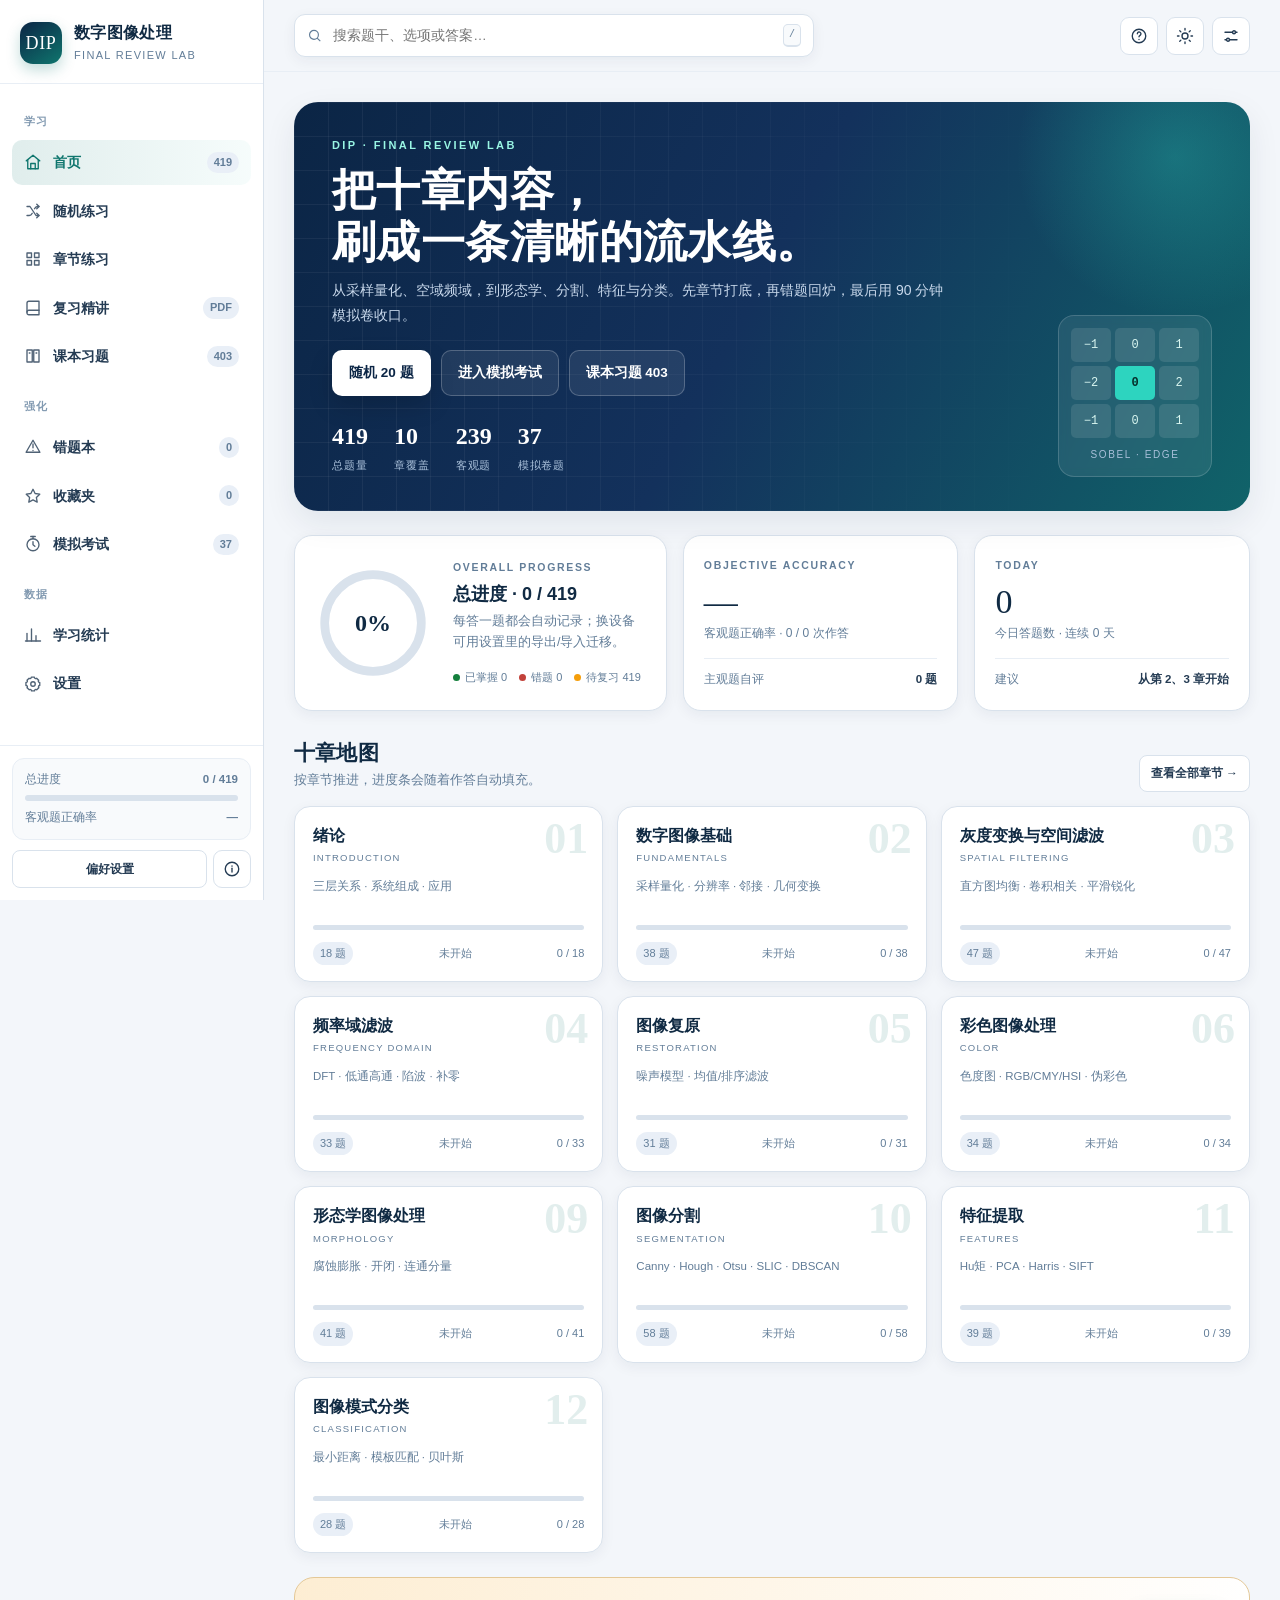
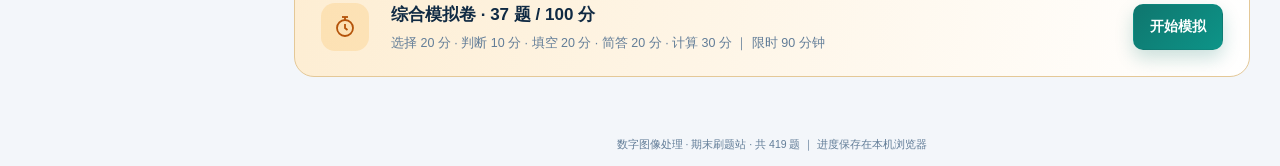
<file: index.html>
<!doctype html>
<html lang="zh-CN" data-theme="light">
<head>
<meta charset="utf-8">
<meta name="viewport" content="width=device-width,initial-scale=1,viewport-fit=cover">
<meta name="color-scheme" content="light dark">
<meta name="description" content="数字图像处理期末刷题站：419 道题，覆盖 10 章；支持单选/判断即时判题、错题本、收藏、章节练习、37 题模拟考试与学习统计。">
<meta property="og:title" content="数字图像处理 · 期末刷题站">
<meta property="og:description" content="419 道题、10 章覆盖、含课本原题与 DBSCAN 新增题；章节练习、错题本、模拟考试与学习统计。">
<meta property="og:type" content="website">
<meta name="theme-color" content="#0b2545">
<meta name="author" content="DIP Review">
<link rel="icon" href="data:image/svg+xml,%3Csvg xmlns='http://www.w3.org/2000/svg' viewBox='0 0 64 64'%3E%3Crect width='64' height='64' rx='14' fill='%230b2545'/%3E%3Ctext x='32' y='40' font-size='22' text-anchor='middle' fill='%235eead4' font-family='Arial'%3EDIP%3C/text%3E%3C/svg%3E">
<title>数字图像处理 · 期末刷题站</title>
<link rel="stylesheet" href="assets/style.css">
<script>
(function(){try{var t=localStorage.getItem('dip-quiz-theme');if(t==='dark'||t==='light'){document.documentElement.setAttribute('data-theme',t);}else if(window.matchMedia&&matchMedia('(prefers-color-scheme:dark)').matches){document.documentElement.setAttribute('data-theme','dark');}}catch(e){}})();
</script>
</head>
<body>
<div class="app">
  <aside class="sidebar" id="sidebar">
    <div class="brand">
      <div class="brand-mark">DIP</div>
      <div>
        <div class="brand-title">数字图像处理</div>
        <div class="brand-sub">Final Review Lab</div>
      </div>
    </div>
    <nav class="nav" id="nav">
      <div class="nav-label">学习</div>
      <button class="nav-item" data-nav="home">
        <svg viewBox="0 0 24 24"><path d="M3 10.5 12 3l9 7.5"/><path d="M5 9.5V21h14V9.5"/><path d="M9 21v-7h6v7"/></svg>
        首页 <span class="count" id="navTotal">419</span>
      </button>
      <button class="nav-item" data-nav="random">
        <svg viewBox="0 0 24 24"><path d="M4 6h4l8 12h4"/><path d="m17 15 3 3-3 3"/><path d="M4 18h3c2 0 3-1 4-3"/><path d="M14 9c1-2 2-3 4-3h2"/><path d="m17 3 3 3-3 3"/></svg>
        随机练习
      </button>
      <button class="nav-item" data-nav="chapter">
        <svg viewBox="0 0 24 24"><path d="M4 4h6v6H4z"/><path d="M14 4h6v6h-6z"/><path d="M4 14h6v6H4z"/><path d="M14 14h6v6h-6z"/></svg>
        章节练习
      </button>
      <a class="nav-item" href="review.html"><svg viewBox="0 0 24 24"><path d="M4 5.5A2.5 2.5 0 0 1 6.5 3H20v18H6.5A2.5 2.5 0 0 1 4 18.5z"/><path d="M4 17.5A2.5 2.5 0 0 1 6.5 15H20"/></svg>复习精讲 <span class="count">PDF</span></a>
      <a class="nav-item" href="textbook.html"><svg viewBox="0 0 24 24"><path d="M4 4h7v16H4z"/><path d="M13 4h7v16h-7z"/><path d="M7 8h1"/><path d="M16 8h1"/></svg>课本习题 <span class="count">403</span></a>
      <div class="nav-label">强化</div>
      <button class="nav-item" data-nav="wrong">
        <svg viewBox="0 0 24 24"><path d="M12 3 2.8 19h18.4z"/><path d="M12 8v5"/><path d="M12 16.5v.2"/></svg>
        错题本 <span class="count" id="navWrong">0</span>
      </button>
      <button class="nav-item" data-nav="favorites">
        <svg viewBox="0 0 24 24"><path d="m12 3 2.8 5.7 6.2.9-4.5 4.4 1.1 6.2-5.6-3-5.6 3 1.1-6.2L3 9.6l6.2-.9z"/></svg>
        收藏夹 <span class="count" id="navFav">0</span>
      </button>
      <button class="nav-item" data-nav="mock">
        <svg viewBox="0 0 24 24"><circle cx="12" cy="13" r="8"/><path d="M12 9v4l2.5 2"/><path d="M9 2h6"/><path d="M12 2v3"/></svg>
        模拟考试 <span class="count">37</span>
      </button>
      <div class="nav-label">数据</div>
      <button class="nav-item" data-nav="stats">
        <svg viewBox="0 0 24 24"><path d="M4 20V10"/><path d="M10 20V4"/><path d="M16 20v-7"/><path d="M22 20H2"/></svg>
        学习统计
      </button>
      <button class="nav-item" data-nav="settings">
        <svg viewBox="0 0 24 24"><circle cx="12" cy="12" r="3"/><path d="M19.4 15a1.7 1.7 0 0 0 .3 1.9l.1.1-2.8 2.8-.1-.1a1.7 1.7 0 0 0-1.9-.3 1.7 1.7 0 0 0-1 1.6v.2h-4v-.2a1.7 1.7 0 0 0-1-1.6 1.7 1.7 0 0 0-1.9.3l-.1.1L4 17l.1-.1a1.7 1.7 0 0 0 .3-1.9 1.7 1.7 0 0 0-1.6-1H2.6v-4h.2a1.7 1.7 0 0 0 1.6-1 1.7 1.7 0 0 0-.3-1.9L4 7l2.8-2.8.1.1a1.7 1.7 0 0 0 1.9.3 1.7 1.7 0 0 0 1-1.6v-.2h4V3a1.7 1.7 0 0 0 1 1.6 1.7 1.7 0 0 0 1.9-.3l.1-.1L19.6 7l-.1.1a1.7 1.7 0 0 0-.3 1.9 1.7 1.7 0 0 0 1.6 1h.2v4h-.2a1.7 1.7 0 0 0-1.4 1z"/></svg>
        设置
      </button>
    </nav>
    <div class="sidebar-foot">
      <div class="mini-progress">
        <div class="row"><span>总进度</span><b id="sideProgressText">0 / 419</b></div>
        <div class="bar"><span id="sideProgressBar" style="width:0%"></span></div>
        <div class="row" style="margin:6px 0 0"><span>客观题正确率</span><b id="sideAccuracy">—</b></div>
      </div>
      <div style="display:flex;gap:6px">
        <button class="btn ghost sm" style="flex:1" data-nav="settings">偏好设置</button>
        <button class="icon-btn" data-nav="settings" title="快捷键与设置" aria-label="设置">
          <svg viewBox="0 0 24 24"><circle cx="12" cy="12" r="9"/><path d="M12 11v5"/><path d="M12 8v.2"/></svg>
        </button>
      </div>
    </div>
  </aside>
  <div class="mobile-mask" id="mobileMask"></div>
  <div class="main">
    <header class="topbar">
      <button class="menu-btn" id="menuBtn" aria-label="打开菜单">
        <svg width="20" height="20" viewBox="0 0 24 24" fill="none" stroke="currentColor" stroke-width="1.8"><path d="M4 7h16M4 12h16M4 17h16"/></svg>
      </button>
      <div class="search-wrap">
        <div class="search-box">
          <svg viewBox="0 0 24 24"><circle cx="11" cy="11" r="7"/><path d="m16 16 5 5"/></svg>
          <input id="searchInput" type="search" placeholder="搜索题干、选项或答案…" autocomplete="off" aria-label="搜索题库">
          <kbd>/</kbd>
        </div>
        <div class="search-pop" id="searchPop"></div>
      </div>
      <div class="top-actions">
        <button class="icon-btn hide-sm" id="helpBtn" title="快捷键" aria-label="快捷键">
          <svg viewBox="0 0 24 24"><circle cx="12" cy="12" r="9"/><path d="M9.8 9a2.4 2.4 0 1 1 3.6 2.1c-.9.5-1.4 1-1.4 2"/><path d="M12 16.5v.2"/></svg>
        </button>
        <button class="icon-btn" id="themeBtn" title="切换主题" aria-label="切换主题">
          <svg id="themeIcon" viewBox="0 0 24 24"><circle cx="12" cy="12" r="4"/><path d="M12 2v2M12 20v2M2 12h2M20 12h2M5 5l1.5 1.5M17.5 17.5 19 19M19 5l-1.5 1.5M6.5 17.5 5 19"/></svg>
        </button>
        <button class="icon-btn" id="settingsBtn" title="设置" aria-label="设置">
          <svg viewBox="0 0 24 24"><path d="M4 7h10M18 7h2M4 17h2M10 17h10"/><circle cx="16" cy="7" r="2"/><circle cx="8" cy="17" r="2"/></svg>
        </button>
      </div>
    </header>
    <main class="content" id="view"></main>
    <div class="footer-note">数字图像处理 · 期末刷题站 · 共 419 题 ｜ 进度保存在本机浏览器</div>
  </div>
</div>
<div class="modal-mask" id="modalMask"></div>
<div class="toast" id="toast"></div>
<script src="assets/data.js"></script>
<script src="assets/app.js"></script>
</body>
</html>
</file>
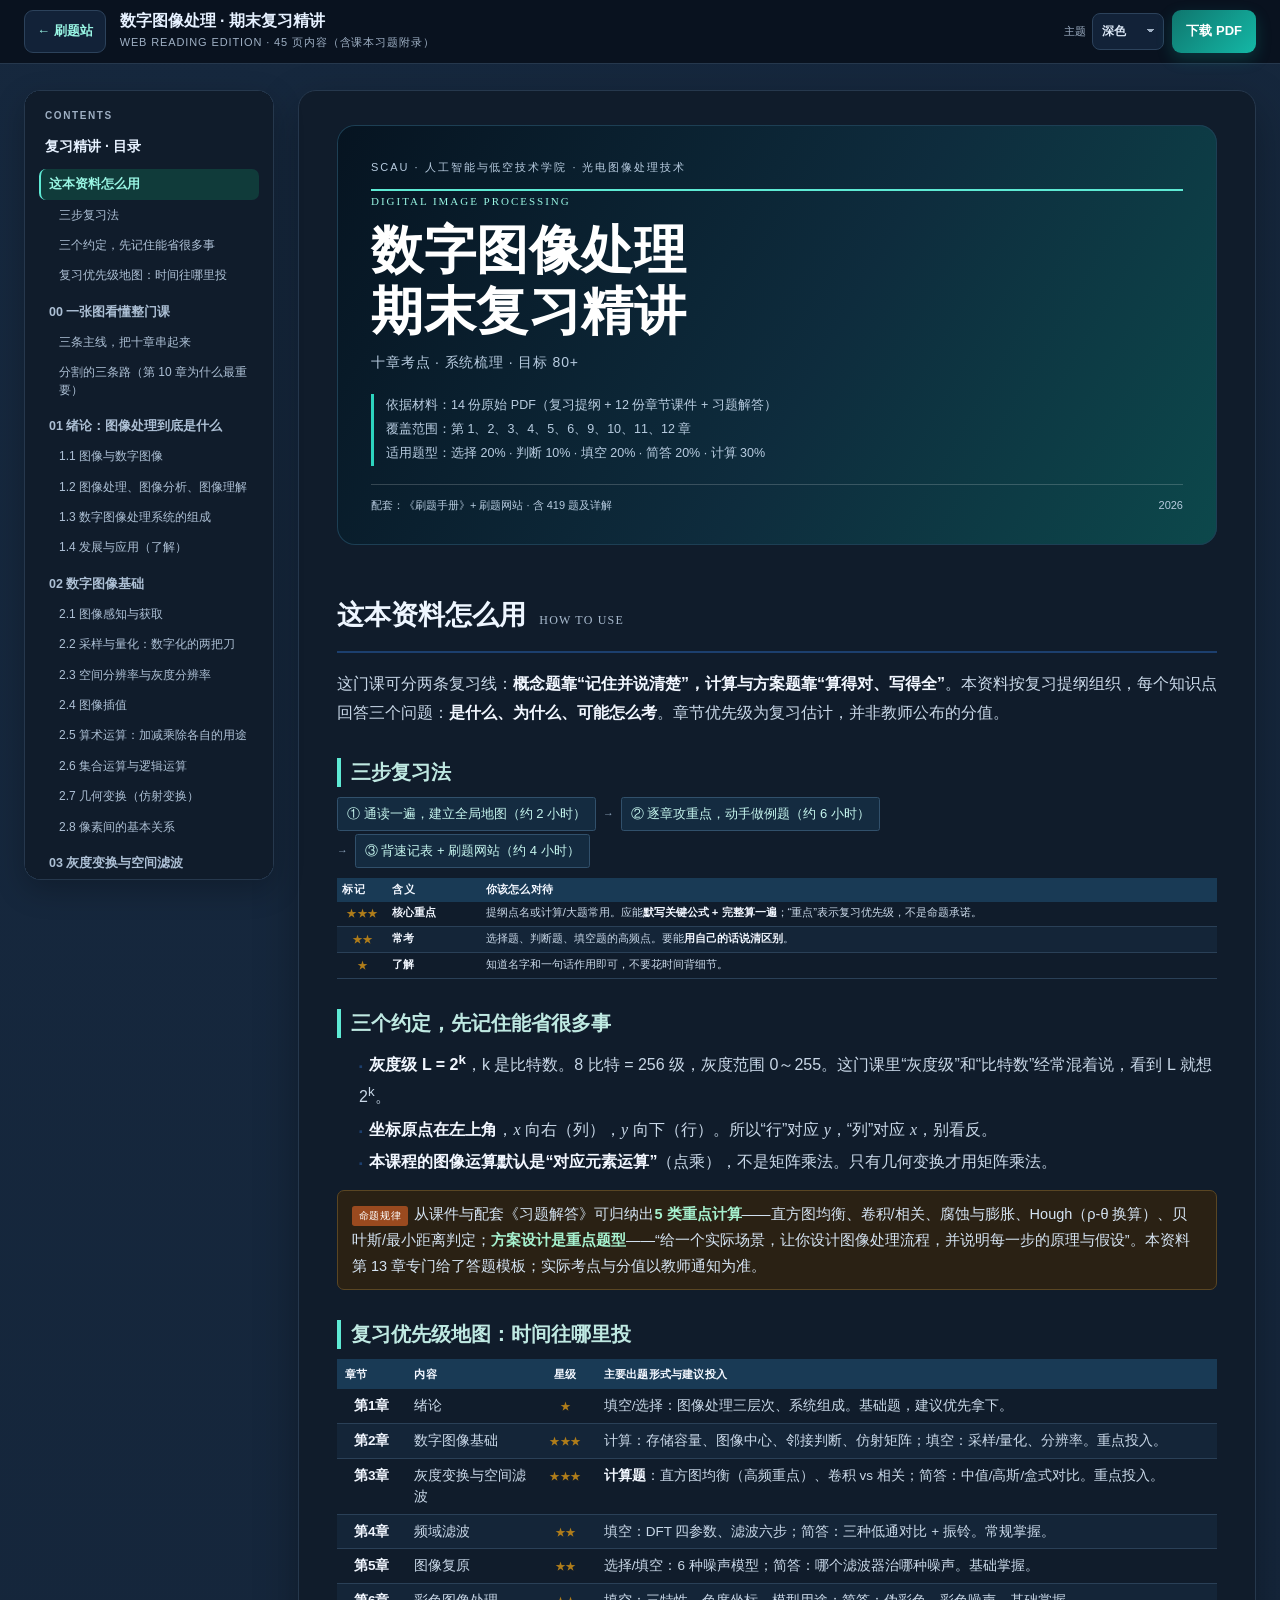
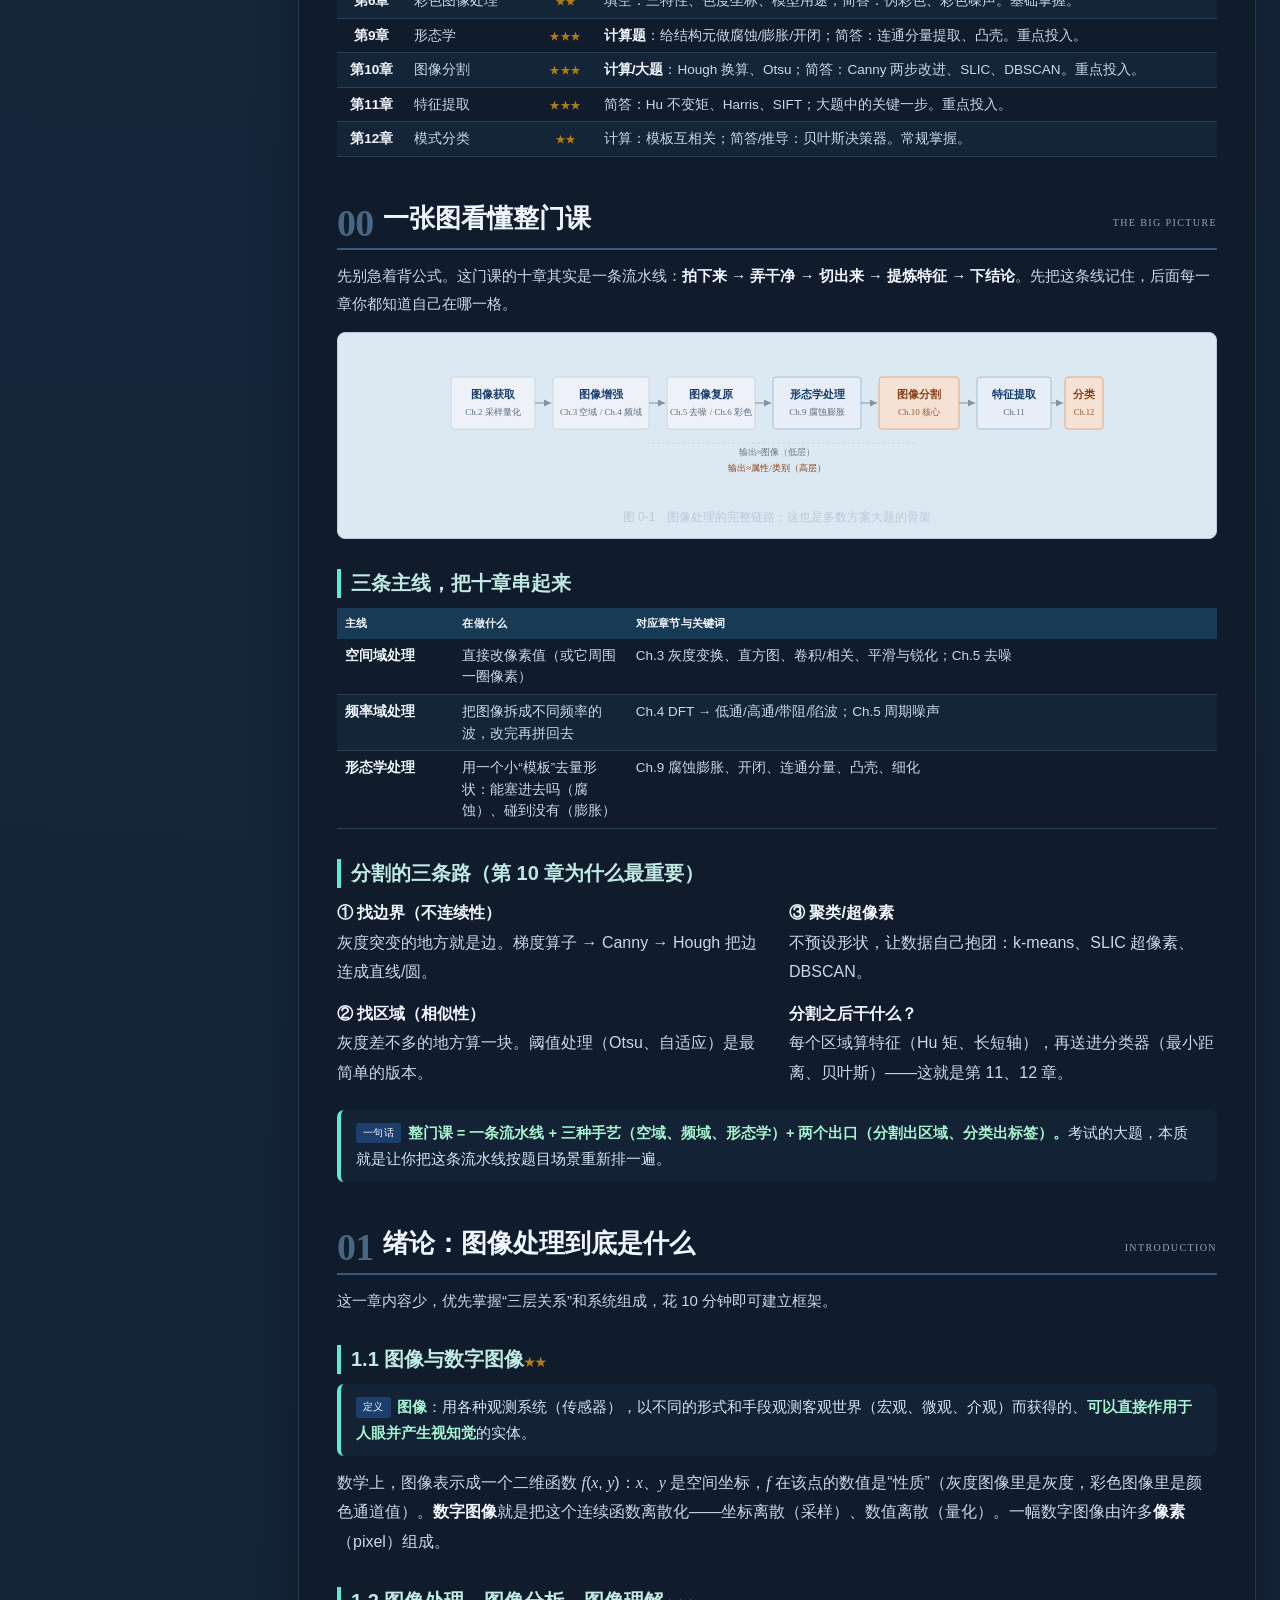
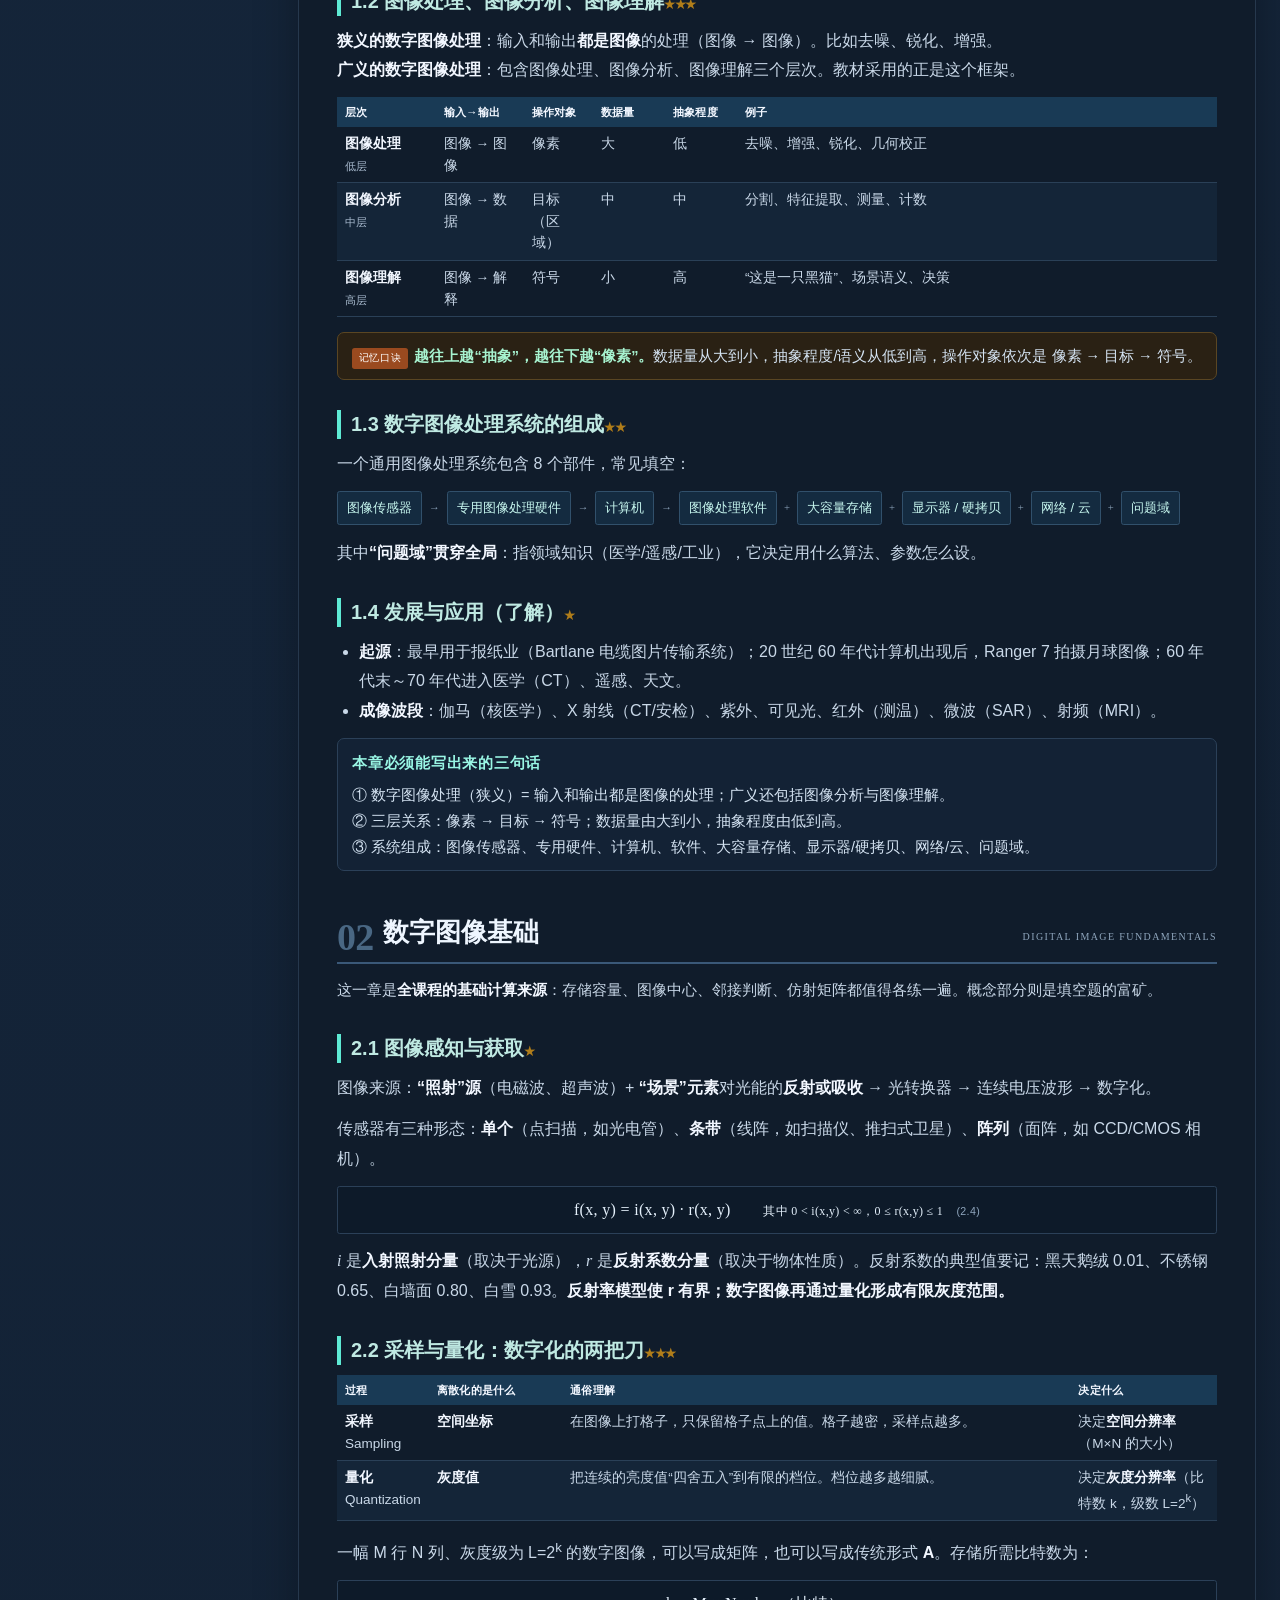
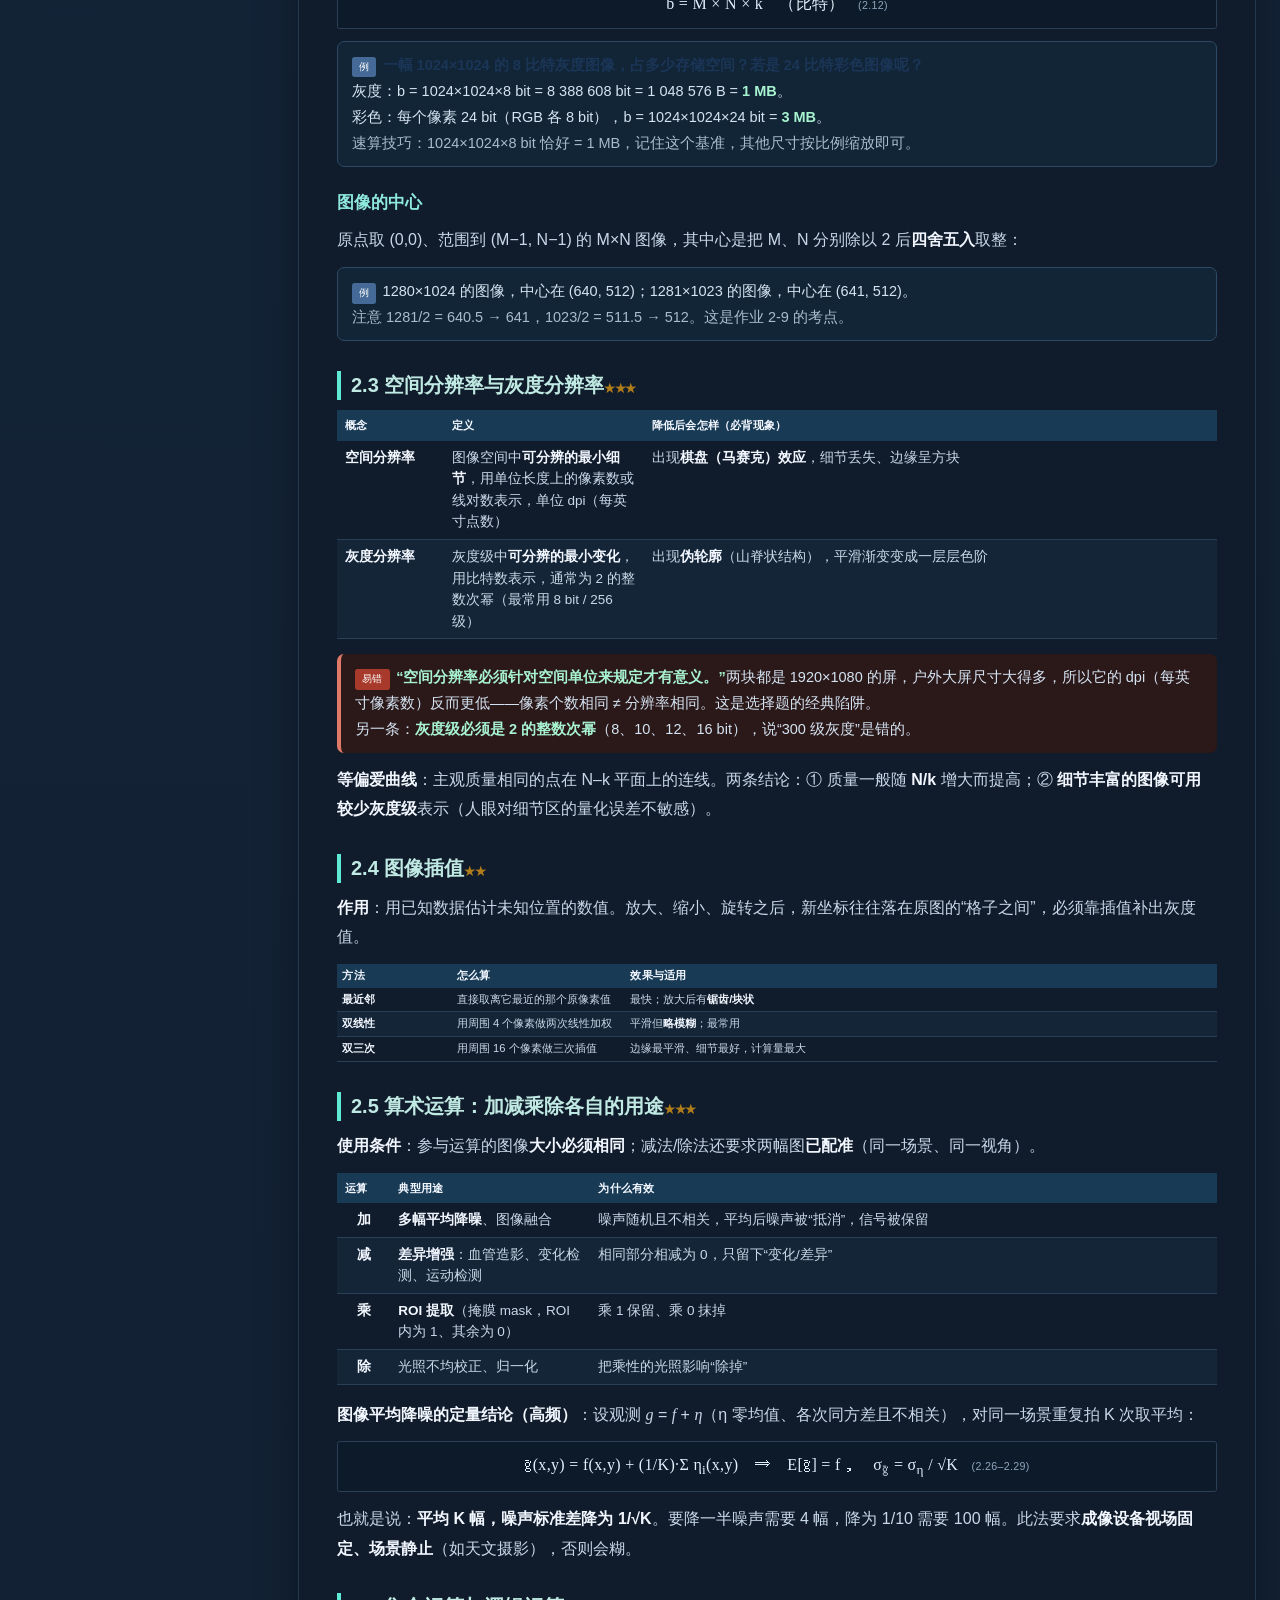
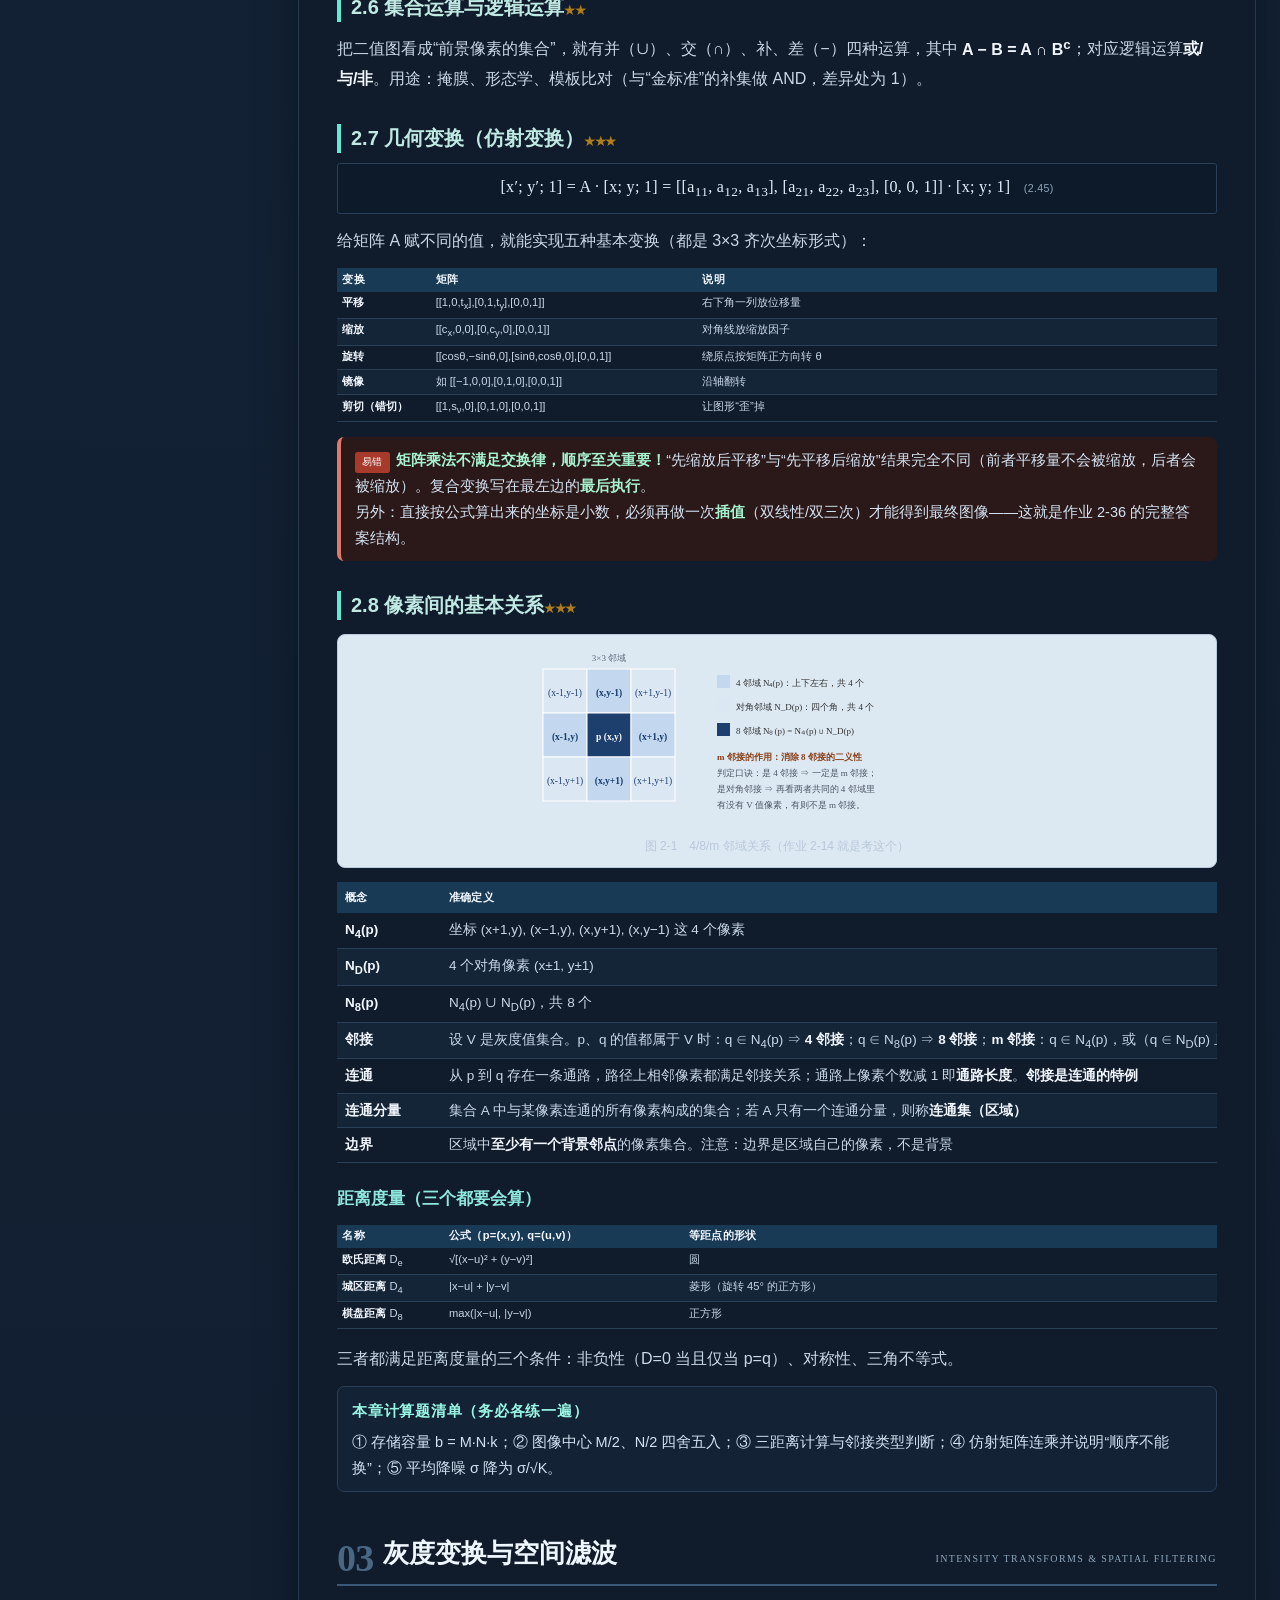
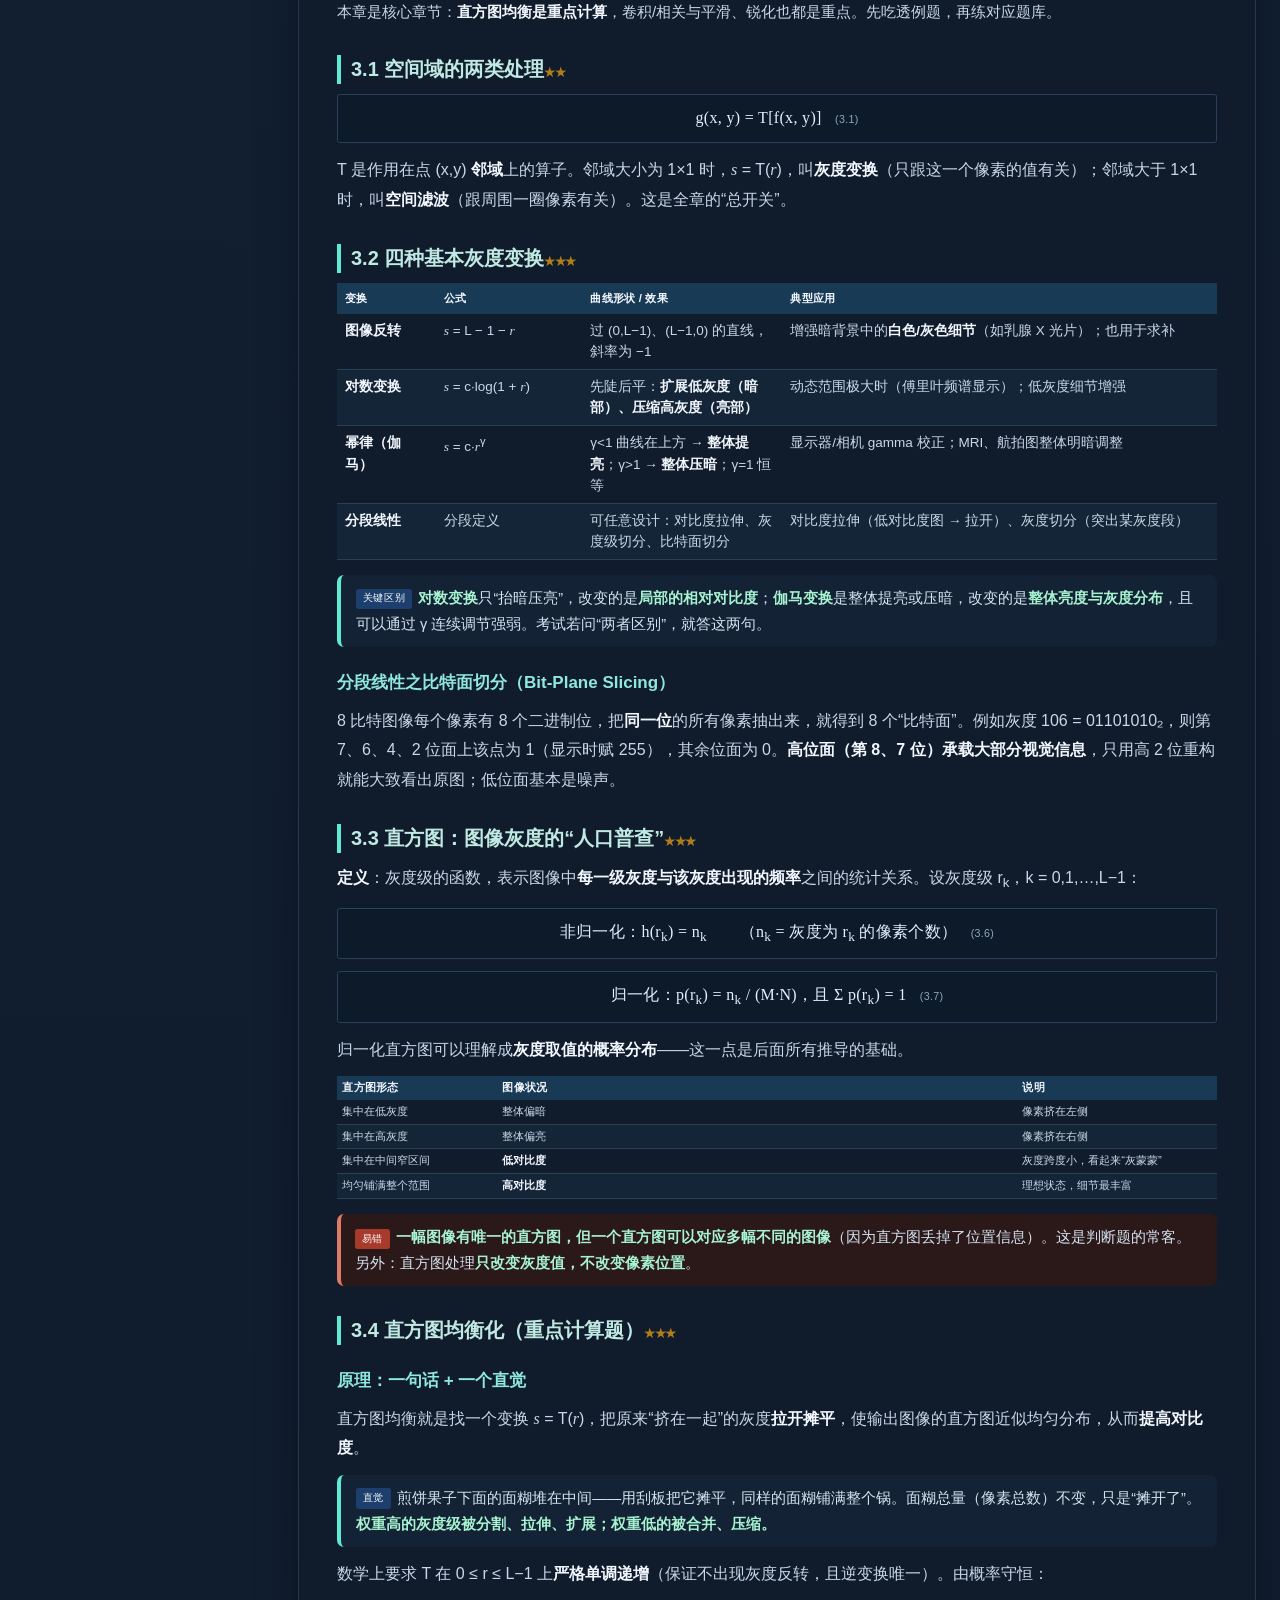
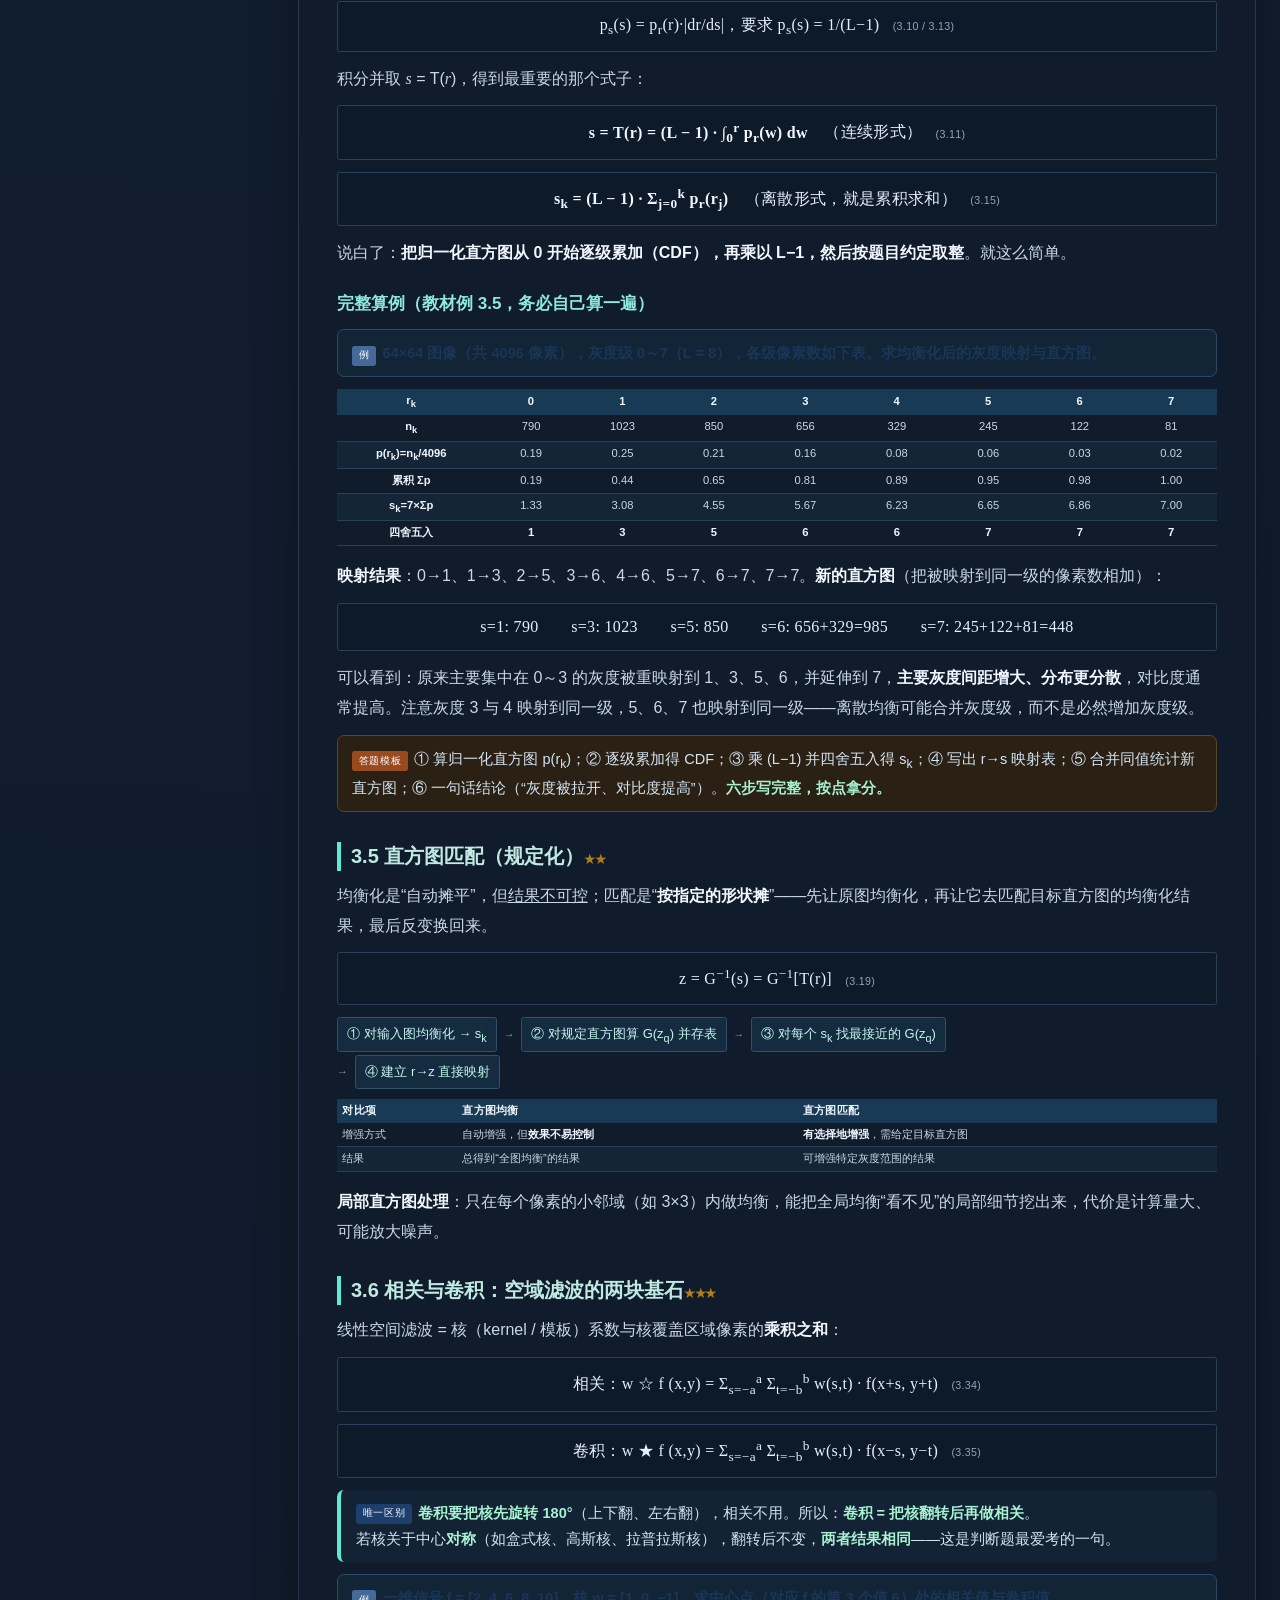
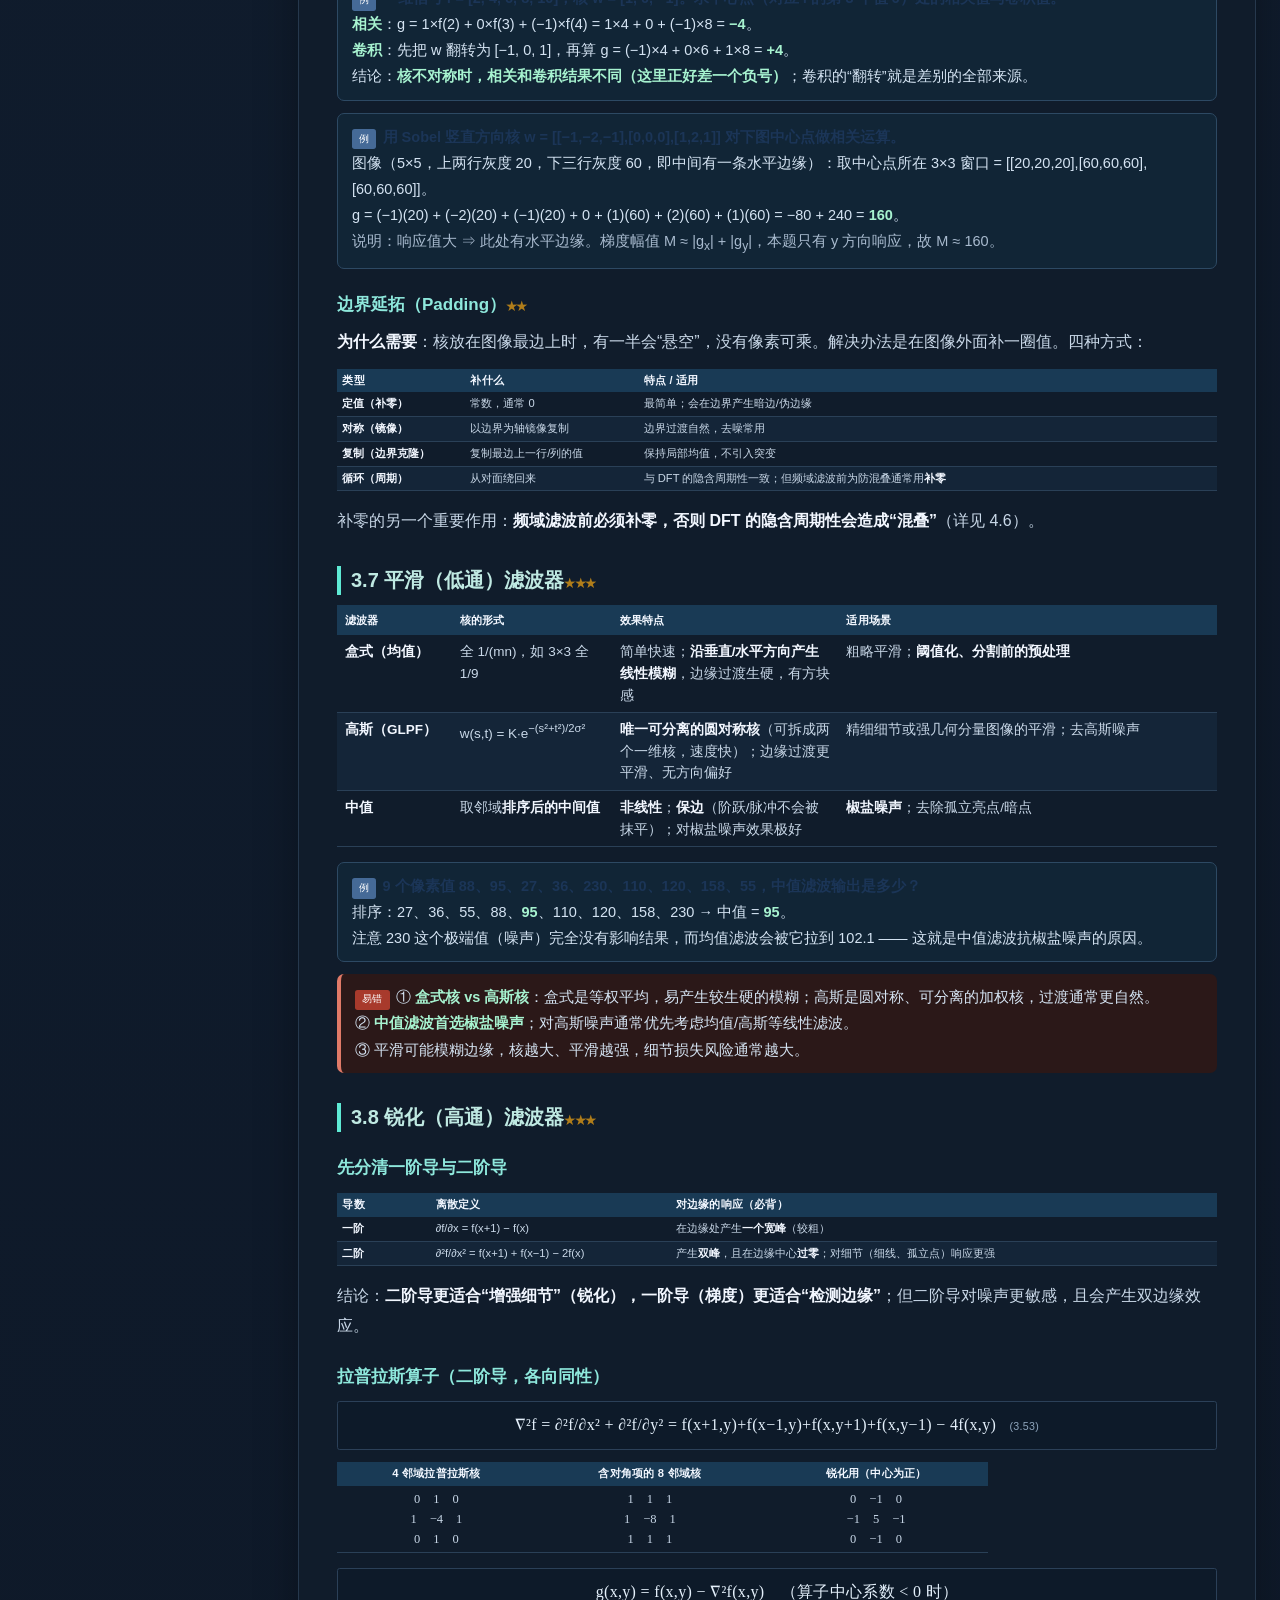
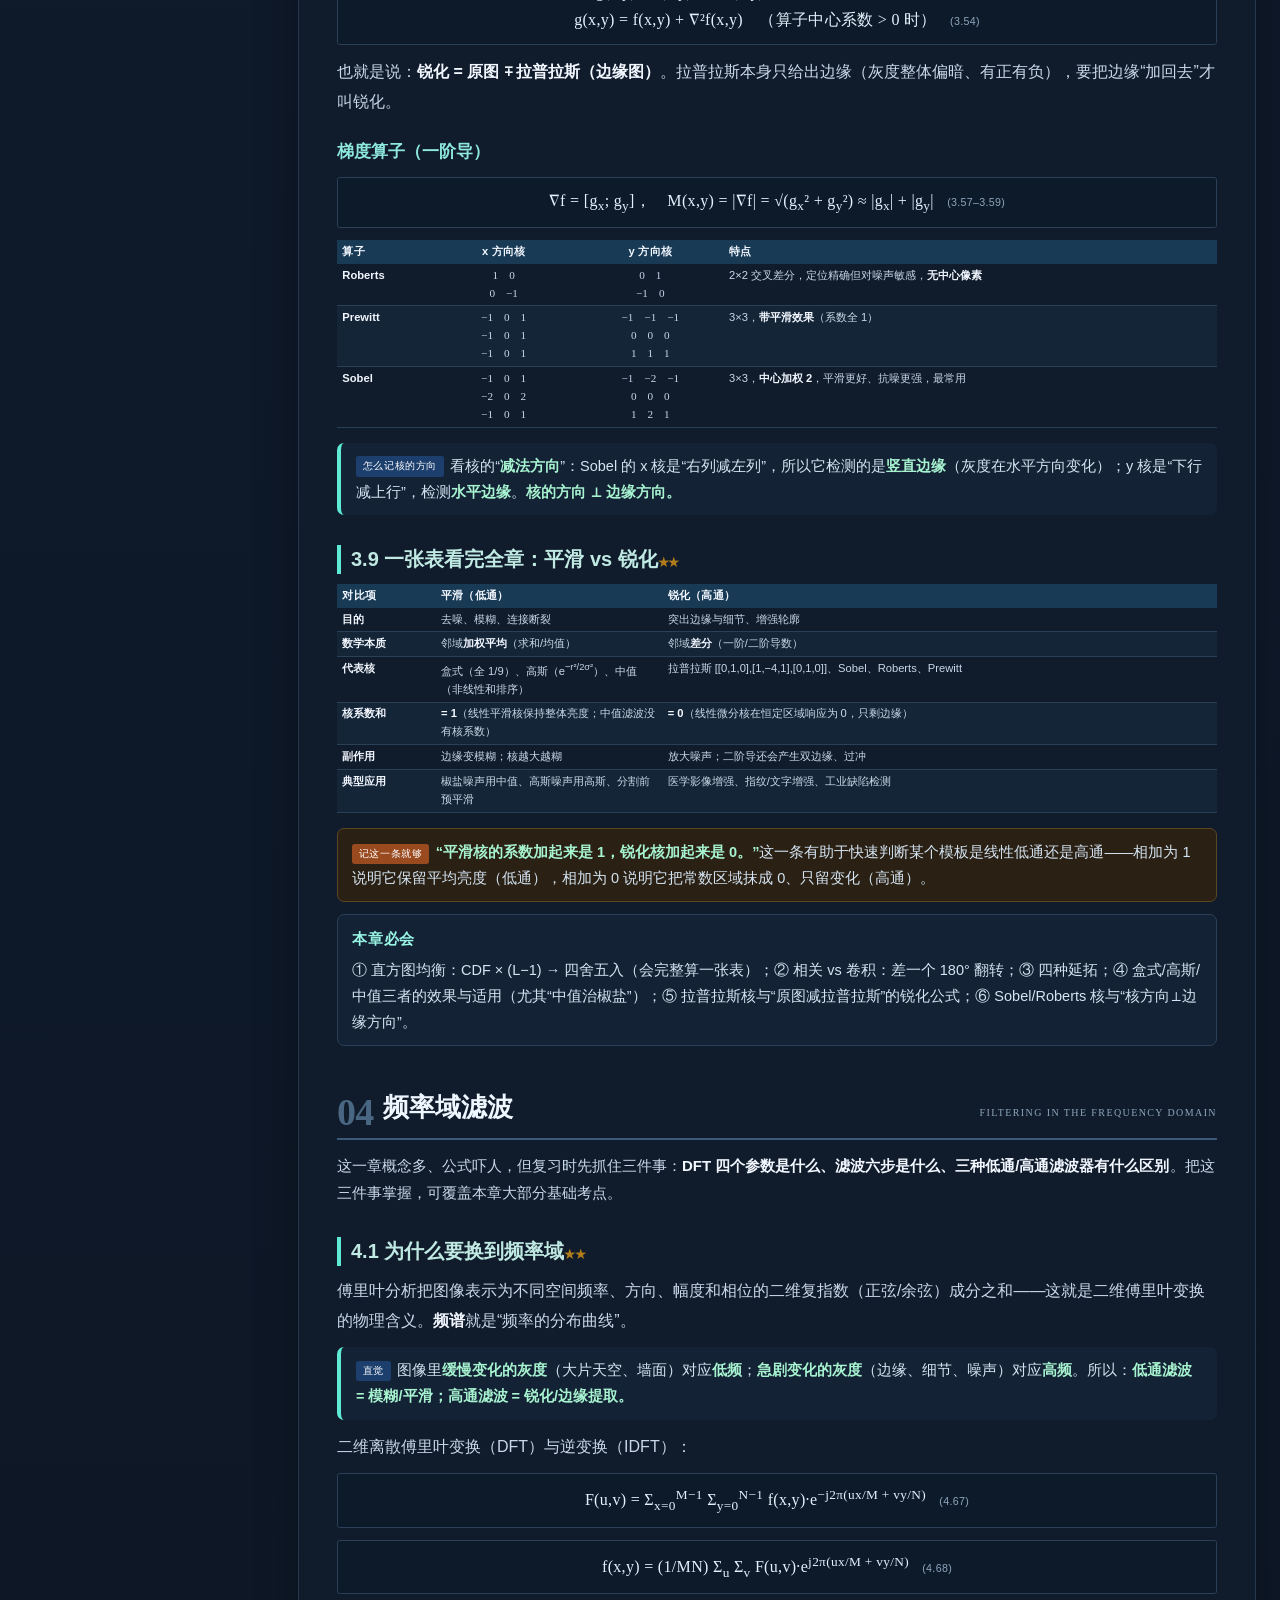
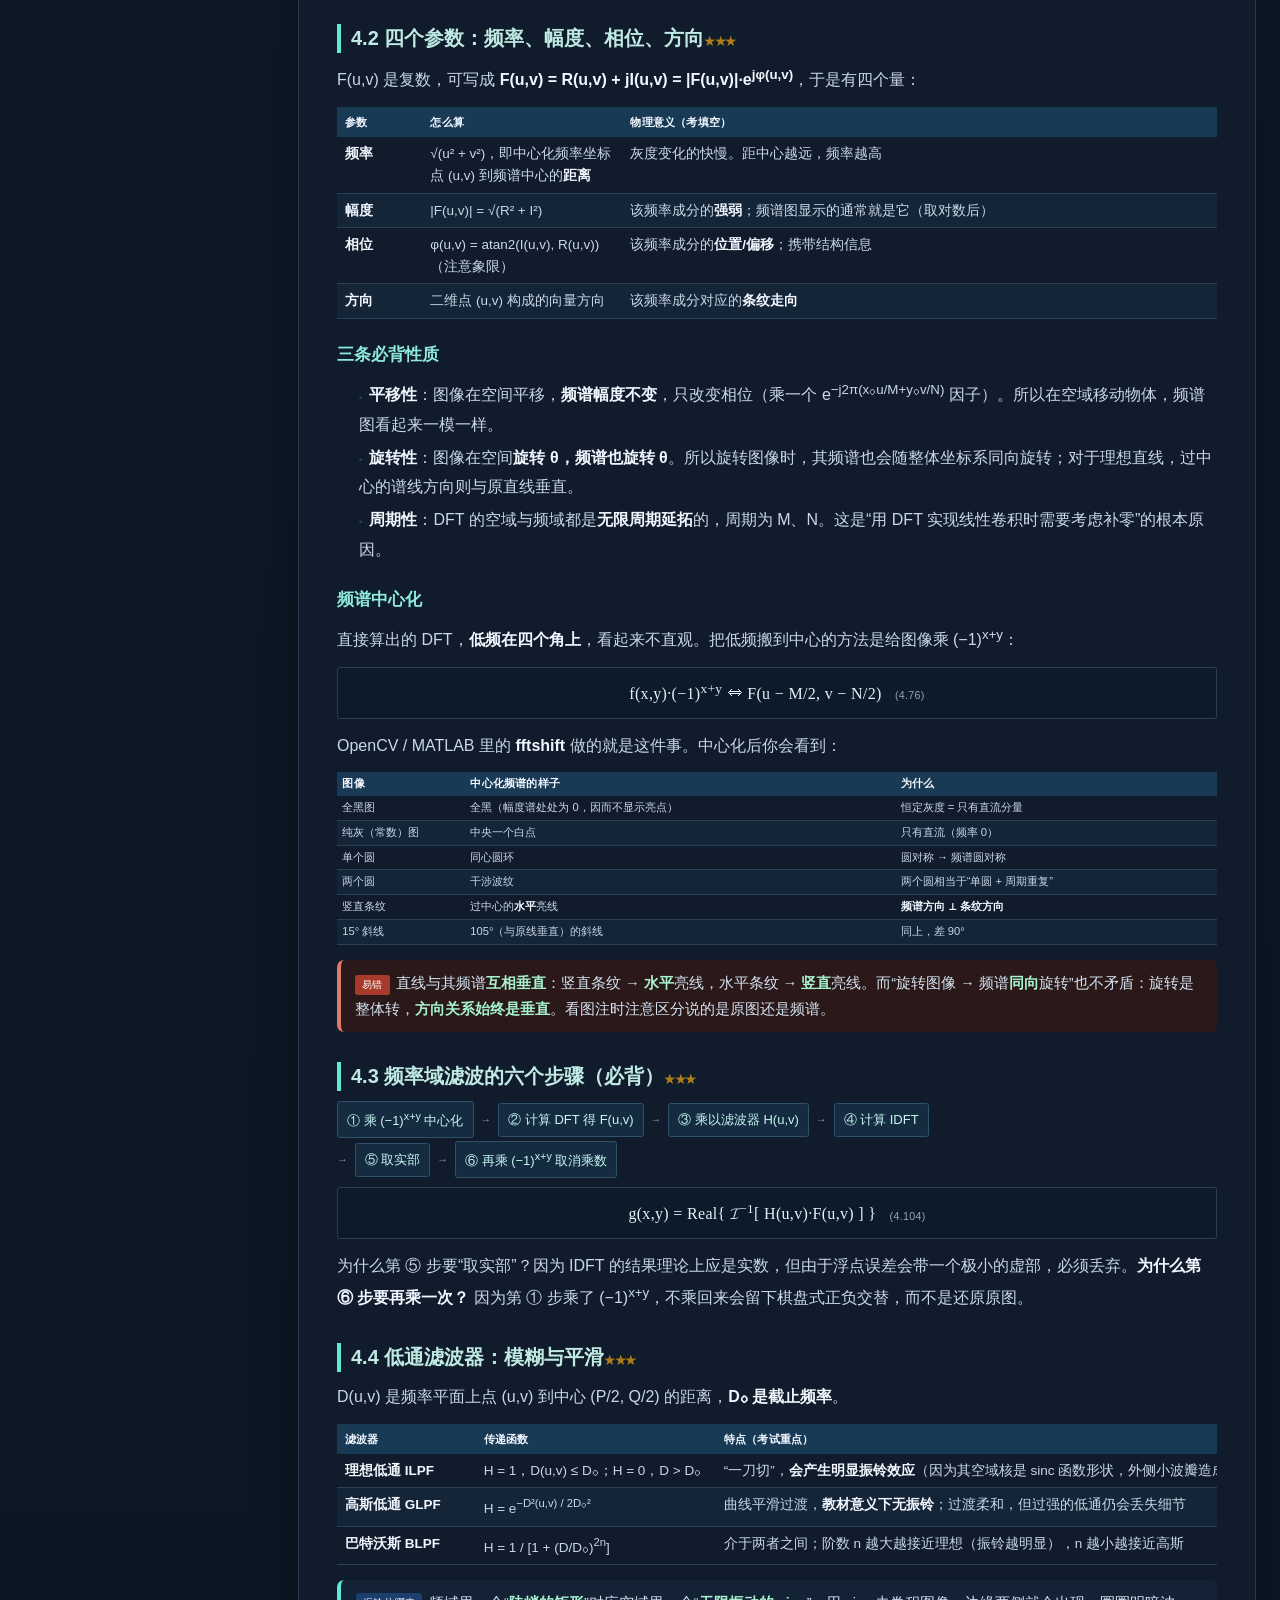
<file: review.html>
<!doctype html>
<html lang="zh-CN"><head><meta charset="utf-8"><meta name="viewport" content="width=device-width,initial-scale=1,viewport-fit=cover"><meta name="description" content="数字图像处理期末复习精讲网页版：十章考点、公式、例题、答题模板，适配手机阅读。"><title>数字图像处理 · 期末复习精讲（网页版）</title>
<script>(function(){try{var t=localStorage.getItem("dip-review-theme");document.documentElement.setAttribute("data-theme",t||"dark");}catch(e){document.documentElement.setAttribute("data-theme","dark");}})();</script><style>

@page { size:A4; margin:14mm 13.5mm 13mm 13.5mm; }
*{box-sizing:border-box;-webkit-print-color-adjust:exact;print-color-adjust:exact}
html,body{margin:0;padding:0}
body{font-family:"Source Han Sans SC","Microsoft YaHei",sans-serif;font-size:9.85pt;line-height:1.71;color:#17191d;background:#fff}
p{margin:0 0 3.6pt 0;text-align:justify}
b,strong{font-weight:700;color:#0d1b2e}
i,em{font-style:italic;font-family:Cambria,"Times New Roman",serif}

/* ---------- 封面 ---------- */
.cover{height:262mm;position:relative;page-break-after:always;overflow:hidden}
.cv-top{font-size:8.4pt;letter-spacing:.32em;color:#7a8290;padding-top:6mm}
.cv-rule{height:2.2pt;background:#1c3f6e;width:100%;margin:5pt 0 0 0}
.cv-main{margin-top:34mm}
.cv-kicker{font-family:"Source Han Serif CN",serif;font-size:11pt;color:#9a4a1f;letter-spacing:.18em}
.cv-title{font-family:"Source Han Serif CN","SimSun",serif;font-size:44pt;line-height:1.18;font-weight:700;color:#101c2e;margin:5pt 0 0 0;letter-spacing:.01em}
.cv-sub{font-size:13pt;color:#3a4a5e;margin-top:9pt;letter-spacing:.06em}
.cv-meta{margin-top:14mm;font-size:9.2pt;color:#4a5564;line-height:2.0;border-left:2.4pt solid #d9dee5;padding-left:9pt}
.cv-foot{position:absolute;bottom:0;left:0;right:0;border-top:.8pt solid #ccd3db;padding-top:6pt;font-size:8.2pt;color:#7a8290;display:flex;justify-content:space-between}
.cv-badge{display:inline-block;border:.8pt solid #1c3f6e;color:#1c3f6e;font-size:8pt;padding:1.4pt 7pt;border-radius:2pt;margin-right:5pt}
.cv-deco{margin-top:12mm;display:grid;grid-template-columns:repeat(8,1fr);gap:2.2pt;width:96mm}
.cv-deco div{height:11mm;background:#eef1f5}
.cv-deco div:nth-child(3n){background:#c9d4e3}
.cv-deco div:nth-child(7n){background:#1c3f6e}

/* ---------- 标题层级 ---------- */
h1.ch{page-break-before:always;margin:0 0 9pt 0;padding:0 0 6pt 0;border-bottom:1.6pt solid #1c3f6e;display:flex;align-items:flex-end;gap:10pt}
h1.ch .num{font-family:Cambria,serif;font-size:34pt;line-height:.82;color:#c3cddb;font-weight:700;letter-spacing:-.02em}
h1.ch .txt{font-family:"Source Han Serif CN",serif;font-size:19pt;font-weight:700;color:#101c2e;line-height:1.2;padding-bottom:2pt}
h1.ch .en{font-size:8.6pt;color:#8892a0;letter-spacing:.14em;font-weight:400;font-family:Georgia,serif;margin-left:auto;padding-bottom:4pt;white-space:nowrap}
h1.plain{page-break-before:always;margin:0 0 9pt 0;padding:0 0 6pt 0;border-bottom:1.6pt solid #1c3f6e;font-family:"Source Han Serif CN",serif;font-size:20pt;font-weight:700;color:#101c2e}
h2{font-size:12.1pt;font-weight:700;color:#12263f;margin:10pt 0 4pt 0;padding-left:8pt;border-left:3.4pt solid #1c3f6e;line-height:1.4;page-break-after:avoid}
h3{font-size:10.4pt;font-weight:700;color:#1c3f6e;margin:7pt 0 2.5pt 0;page-break-after:avoid}
h4{font-size:10pt;font-weight:700;color:#333;margin:7pt 0 2pt 0}
.lead{font-size:9.6pt;color:#4c5765;margin:-4pt 0 9pt 0}

/* ---------- 组件 ---------- */
.k{background:#f0f4f9;border-left:3.2pt solid #1c3f6e;padding:5pt 9pt 5pt 10pt;margin:5pt 0 6.5pt 0;font-size:9.5pt;line-height:1.72;page-break-inside:avoid}
.k b{color:#123a6b}
.k .lab{display:inline-block;background:#1c3f6e;color:#fff;font-size:7.8pt;padding:.6pt 5pt;border-radius:2pt;margin-right:5pt;letter-spacing:.06em;vertical-align:1.2pt}

.f{font-family:Cambria,"Times New Roman",serif;font-size:10.2pt;text-align:center;background:#f7f8f9;border:.6pt solid #e0e3e7;border-radius:2pt;padding:4.6pt 6pt;margin:4pt 0 6pt 0;letter-spacing:.02em;page-break-inside:avoid}
.f .n{display:inline-block;margin-left:10pt;font-size:8pt;color:#98a1ad;font-family:"Source Han Sans SC",sans-serif;margin-top:2pt}

.tip{background:#fdf7ec;border:.6pt solid #eedcbe;border-radius:2pt;padding:5pt 9pt;margin:5pt 0 6pt 0;font-size:9.2pt;line-height:1.7;page-break-inside:avoid}
.tip .lab{display:inline-block;background:#9a4a1f;color:#fff;font-size:7.8pt;padding:.6pt 5pt;border-radius:2pt;margin-right:5pt;letter-spacing:.06em}
.trap{background:#fdf1ef;border-left:3.2pt solid #a83a2c;padding:5pt 9pt;margin:5pt 0 6pt 0;font-size:9.2pt;line-height:1.7;page-break-inside:avoid}
.trap .lab{display:inline-block;background:#a83a2c;color:#fff;font-size:7.8pt;padding:.6pt 5pt;border-radius:2pt;margin-right:5pt;letter-spacing:.06em}
.ex{background:#f7fafc;border:.6pt solid #dbe4ee;border-radius:2pt;padding:5pt 9pt;margin:5pt 0 6.5pt 0;font-size:9.3pt;line-height:1.75;page-break-inside:avoid}
.ex .lab{display:inline-block;background:#456a97;color:#fff;font-size:7.8pt;padding:.6pt 5pt;border-radius:2pt;margin-right:5pt;letter-spacing:.06em}
.ex .q{font-weight:700;color:#1b3557}

table{width:100%;border-collapse:collapse;margin:4pt 0 6.5pt 0;font-size:8.6pt;line-height:1.48}
tr{page-break-inside:avoid}
thead{display:table-header-group}
table.keep{page-break-inside:avoid}
th{background:#1c3f6e;color:#fff;font-weight:700;padding:2.8pt 5pt;text-align:left;font-size:8.6pt;letter-spacing:.02em}
td{border-bottom:.5pt solid #e2e5e9;padding:2.8pt 5pt;vertical-align:top}
tbody tr:nth-child(even) td{background:#fafbfc}
td.c,th.c{text-align:center}
table.tight td,table.tight th{padding:2.2pt 4pt;font-size:8.4pt}
caption{caption-side:top;text-align:left;font-size:8.4pt;color:#6b7686;padding-bottom:2pt}

ul,ol{margin:2.5pt 0 5pt 0;padding-left:15pt}
li{margin:.7pt 0}
ul.tight li{margin:0}
ul.nodot{list-style:none;padding-left:2pt}
ul.nodot li:before{content:"▪";color:#1c3f6e;margin-right:5pt;font-size:8pt}

.fig{text-align:center;margin:6pt 0 7pt 0;page-break-inside:avoid}
.figcap{font-size:8.3pt;color:#6b7686;margin-top:3pt;text-align:center}

.star{color:#b07d1a;font-size:8.6pt;letter-spacing:-.05em;white-space:nowrap}
.tag{display:inline-block;font-size:7.6pt;padding:.5pt 4.5pt;border-radius:2pt;background:#e9eef5;color:#26456f;margin-right:3pt;vertical-align:1pt;letter-spacing:.03em}
.tag.hot{background:#f6e2d4;color:#8a4118}

.cols2{column-count:2;column-gap:13pt}
.cols2 p,.cols2 li{break-inside:avoid}

.flow{display:flex;flex-wrap:wrap;gap:4pt;margin:5pt 0 6pt 0;align-items:center}
.flow span{background:#eef2f8;border:.5pt solid #cfd9e6;border-radius:2pt;padding:2.4pt 7pt;font-size:8.8pt;color:#1c3f6e}
.flow em{color:#9aa4b2;font-style:normal;font-size:8pt}

.summary{background:#f2f5f8;border:.6pt solid #dbe1e9;border-radius:3pt;padding:4pt 10pt;margin:4pt 0 0 0;font-size:8.9pt;line-height:1.62;page-break-inside:avoid}
.summary h4{margin:0 0 4pt 0;font-size:9.4pt;color:#1c3f6e;letter-spacing:.05em}

/* 目录 */
.toc{page-break-after:always}
.toc h2{border:none;padding:0;margin:0 0 10pt 0;font-size:17pt;font-family:"Source Han Serif CN",serif}
.toc-line{display:flex;align-items:baseline;font-size:9.6pt;padding:2.6pt 0;border-bottom:.4pt dotted #cfd6de}
.toc-line .t{white-space:nowrap;overflow:hidden;text-overflow:ellipsis}
.toc-line .d{flex:1;border-bottom:.5pt dotted #c8d0da;margin:0 4pt;transform:translateY(-2pt)}
.toc-line .p{font-family:Cambria,serif;color:#1c3f6e;font-size:9.4pt;min-width:16pt;text-align:right}
.toc-line.l2{padding-left:14pt;font-size:9.1pt;color:#3c4757;border-bottom:none;padding-top:1.4pt;padding-bottom:1.4pt}
.toc-grp{font-family:"Source Han Serif CN",serif;font-size:10.4pt;color:#9a4a1f;margin:9pt 0 3pt 0;letter-spacing:.1em}

/* ===== 网页阅读版覆盖样式 ===== */
:root{--web-bg:#f3f6fa;--web-ink:#102a43;--web-muted:#627d98;--web-line:#d9e2ec;--web-navy:#0b2545;--web-teal:#0f766e;--web-amber:#b45309}
html{scroll-behavior:smooth}
body{margin:0;background:var(--web-bg);color:var(--web-ink);font-family:"Source Han Sans SC","Noto Sans CJK SC","Microsoft YaHei",-apple-system,BlinkMacSystemFont,"Segoe UI",sans-serif;font-size:16px;line-height:1.85;text-align:left;padding-top:64px}
p{margin:0 0 12px;text-align:left}
b,strong{color:#0b2545}
.review-top{position:fixed;top:0;left:0;right:0;height:64px;z-index:100;background:rgba(255,255,255,.94);backdrop-filter:blur(14px);border-bottom:1px solid var(--web-line);display:flex;align-items:center;gap:14px;padding:0 24px}
.review-top .back-link{border:1px solid var(--web-line);background:#fff;border-radius:9px;padding:8px 12px;font-size:13px;font-weight:700;color:var(--web-teal);text-decoration:none;white-space:nowrap}
.review-top .back-link:hover{background:#eef7f4}
.review-title{font-weight:800;font-size:16px;line-height:1.2}
.review-sub{font-size:11px;color:var(--web-muted);letter-spacing:.08em;margin-top:2px}
.review-actions{margin-left:auto;display:flex;gap:8px;align-items:center}
.btn-download{background:linear-gradient(135deg,var(--web-teal),#0d9488);color:#fff!important;border-radius:9px;padding:9px 14px;font-size:13px;font-weight:700;text-decoration:none;white-space:nowrap;box-shadow:0 6px 16px rgba(15,118,110,.18)}
.btn-download:hover{filter:brightness(1.05)}
.toc-toggle{display:none;border:1px solid var(--web-line);background:#fff;border-radius:9px;padding:8px 11px;font-size:13px;font-weight:700;color:var(--web-ink);cursor:pointer}
.reading-progress{position:fixed;top:64px;left:0;right:0;height:3px;z-index:101;background:transparent}
.reading-progress span{display:block;height:100%;width:0;background:linear-gradient(90deg,var(--web-teal),#2dd4bf);transition:width .1s}
.review-shell{max-width:1320px;margin:0 auto;padding:26px 24px 70px;display:grid;grid-template-columns:250px minmax(0,1fr);gap:24px;align-items:start}
.review-side{position:sticky;top:88px;max-height:calc(100vh - 110px);overflow:auto;background:#fff;border:1px solid var(--web-line);border-radius:16px;box-shadow:0 8px 24px rgba(15,42,67,.06);padding:16px 14px}
.side-eyebrow{font-size:10px;letter-spacing:.16em;color:var(--web-muted);font-weight:800;text-transform:uppercase;margin:0 6px 8px}
.side-title{font-size:14px;font-weight:800;color:var(--web-ink);margin:0 6px 10px}
#tocNav a{display:block;text-decoration:none;color:#52657a;font-size:12px;line-height:1.45;padding:6px 8px;border-radius:7px;margin:1px 0;border-left:2px solid transparent}
#tocNav a:hover{background:#f0f7f5;color:var(--web-teal)}
#tocNav a.active{background:#e8f7f2;color:var(--web-teal);border-left-color:var(--web-teal);font-weight:700}
#tocNav a.lv1{font-size:12.5px;font-weight:700;color:#1c3f6e;margin-top:6px}
#tocNav a.lv2{padding-left:18px}
.side-note{font-size:10.5px;color:var(--web-muted);line-height:1.75;border-top:1px solid var(--web-line-2);margin-top:12px;padding:12px 6px 0}
.review-doc{background:#fff;border:1px solid var(--web-line);border-radius:18px;box-shadow:0 10px 30px rgba(15,42,67,.07);padding:34px 38px 50px;min-width:0}
#reviewContent{width:100%;min-width:0;overflow-x:clip}
.appx{max-width:100%;overflow-x:hidden}
.review-doc .cover{height:auto;min-height:0;position:relative;overflow:hidden;background:linear-gradient(120deg,#0b2545 0%,#13315c 55%,#0f766e 130%);border-radius:18px;padding:32px 34px 30px;margin:0 0 30px;color:#fff;page-break-after:auto}
.cover .cv-top{color:#bcd0e8;font-size:11px;letter-spacing:.18em;padding-top:0}
.cover .cv-rule{background:#5eead4;height:2px;margin:12px 0 0}
.cover .cv-main{margin-top:0}
.cover .cv-kicker{color:#99f6e4;font-size:11px;letter-spacing:.18em}
.cover .cv-title{color:#fff;font-family:Georgia,"Songti SC","Source Han Serif CN",serif;font-size:clamp(30px,4.3vw,52px);line-height:1.18;margin:8px 0 0}
.cover .cv-sub{color:#d7e6f4;font-size:14px;margin-top:8px}
.cover .cv-meta{margin-top:18px;color:#c9d9ec;border-left-color:#2dd4bf;font-size:12.5px;line-height:1.9;padding-left:12px}
.cover .cv-deco{display:none}
.cover .cv-foot{position:static;border-top-color:rgba(255,255,255,.18);color:#bcd0e8;font-size:11px;padding-top:10px;margin-top:18px}
.cover .cv-badge{border-color:#99f6e4;color:#99f6e4}
.review-doc .toc{display:none}
.review-doc h1.ch{page-break-before:auto;margin:46px 0 16px;padding:0 0 10px;display:flex;align-items:flex-end;gap:10px;border-bottom:2px solid #1c3f6e;scroll-margin-top:90px}
.review-doc h1.ch .num{font-size:38px;color:#c3cddb;line-height:.8}
.review-doc h1.ch .txt{font-size:26px;color:#101c2e;line-height:1.25}
.review-doc h1.ch .en{font-size:10px;color:#8892a0;white-space:normal;text-align:right}
.review-doc h1.plain{page-break-before:auto;margin:46px 0 16px;padding:0 0 10px;font-size:27px;border-bottom:2px solid #1c3f6e;scroll-margin-top:90px}
.review-doc h2{font-size:20px;margin:30px 0 10px;padding-left:10px;border-left:4px solid #1c3f6e;line-height:1.45;scroll-margin-top:90px}
.review-doc h3{font-size:17px;margin:20px 0 7px;color:#1c3f6e;scroll-margin-top:90px}
.review-doc h4{font-size:15px}
.review-doc .lead{font-size:15px;color:#4c5765;margin:-4px 0 14px}
.review-doc .k,.review-doc .tip,.review-doc .trap,.review-doc .ex,.review-doc .summary{font-size:14.5px;line-height:1.8;padding:10px 14px;margin:10px 0 12px;border-radius:7px}
.review-doc .k{padding-left:15px}
.review-doc .f{font-size:16px;line-height:1.8;padding:9px 12px;margin:9px 0 12px;overflow-x:auto;white-space:normal}
.review-doc table{display:table;width:100%;font-size:13.5px;line-height:1.6;border-collapse:collapse;margin:0}
.review-doc .table-scroll{max-width:100%;overflow-x:auto;-webkit-overflow-scrolling:touch;scrollbar-width:thin;margin:10px 0 15px}
.review-doc .table-scroll table{min-width:max-content}
.review-doc th,.review-doc td{padding:6px 8px;white-space:normal;min-width:50px}
.review-doc th{background:#1c3f6e;color:#fff}
.review-doc ul,.review-doc ol{padding-left:22px;margin:8px 0 13px}
.review-doc li{margin:3px 0}
.review-doc .cols2{column-count:1;column-gap:24px}
.review-doc .binwrap{flex-wrap:wrap;justify-content:center}
.review-doc .flow{gap:7px;margin:10px 0 13px}
.review-doc .flow span{font-size:13px;padding:4px 9px}
.review-doc .fig{margin:14px 0;max-width:100%;overflow-x:auto;-webkit-overflow-scrolling:touch;scrollbar-width:thin}
.review-doc .figcap{font-size:12px}
.review-doc .cover p{text-align:left}
.review-doc img{max-width:100%;height:auto}
.doc-end{margin-top:38px;padding-top:18px;border-top:1px solid var(--web-line);color:var(--web-muted);font-size:12px;line-height:1.8}
.mobile-mask{display:none}
@media(min-width:1180px){.review-doc .cols2{column-count:2}}
@media(max-width:980px){
 body{padding-top:60px}
 .review-top{height:60px;padding:0 12px;gap:8px}
 .review-title{font-size:13px}.review-sub{display:none}.review-top .back-link{padding:7px 9px;font-size:12px}
 .btn-download{padding:8px 10px;font-size:12px}
 .toc-toggle{display:block}
 .review-shell{display:block;padding:16px 12px 50px}
 .review-side{position:fixed;top:60px;left:0;bottom:0;width:min(84vw,320px);max-height:none;border-radius:0 16px 16px 0;transform:translateX(-105%);transition:transform .22s;z-index:120;box-shadow:0 18px 50px rgba(0,0,0,.18)}
 .review-side.open{transform:translateX(0)}
 .mobile-mask{position:fixed;inset:60px 0 0;background:rgba(5,18,35,.35);z-index:110;display:none}
 .mobile-mask.open{display:block}
 .review-doc{padding:20px 15px 36px;border-radius:14px}
 .review-doc h1.ch .txt{font-size:22px}.review-doc h1.ch .num{font-size:30px}.review-doc h1.ch .en{display:none}
 .review-doc h1.plain{font-size:23px}
 .review-doc h2{font-size:18px}
 .review-doc .f{font-size:14px}
 .review-doc table{font-size:12.5px}
 .review-doc .binwrap{flex-wrap:wrap;justify-content:center;gap:12px!important}
 .cover{padding:24px 20px!important}
}
@media print{
 body{padding-top:0;background:#fff;font-size:10pt}
 .review-top,.review-side,.reading-progress,.toc-toggle,.mobile-mask,.doc-end{display:none!important}
 .review-shell{display:block;max-width:none;padding:0}
 .review-doc{border:0;box-shadow:none;padding:0}
 .review-doc h1.ch{page-break-before:always}
 .review-doc .cover{page-break-after:always;border-radius:0}
}

</style><style id="themeStyles">
/* ===== theme switch UI ===== */
.theme-picker{display:flex;align-items:center;gap:6px;color:var(--web-muted);font-size:11px;white-space:nowrap}
.theme-picker select{appearance:none;-webkit-appearance:none;border:1px solid var(--web-line);background:var(--panel,#fff);color:var(--web-ink);border-radius:8px;padding:7px 25px 7px 9px;font:inherit;font-size:11.5px;font-weight:700;cursor:pointer;background-image:linear-gradient(45deg,transparent 50%,var(--web-muted) 50%),linear-gradient(135deg,var(--web-muted) 50%,transparent 50%);background-position:calc(100% - 12px) 50%,calc(100% - 8px) 50%;background-size:4px 4px,4px 4px;background-repeat:no-repeat}
.theme-picker select:focus{outline:2px solid var(--web-teal);outline-offset:1px}
/* ===== DARK ===== */
html[data-theme="dark"]{--web-bg:#0b1320;--web-ink:#dce8f6;--web-muted:#9fb0c4;--web-line:#26384d;--web-navy:#081522;--web-teal:#5eead4;--web-amber:#fbbf24;color-scheme:dark}
html[data-theme="dark"] body{background:radial-gradient(circle at 20% 0%,#16283e 0,transparent 38%),var(--web-bg);color:var(--web-ink)}
html[data-theme="dark"] .review-top{background:rgba(9,18,30,.94);border-bottom-color:#26384d}
html[data-theme="dark"] .review-top .back-link{background:#122238;border-color:#2c425b;color:#99f6e4}
html[data-theme="dark"] .review-top .back-link:hover{background:#19324d}
html[data-theme="dark"] .review-title{color:#e6f1ff}
html[data-theme="dark"] .review-sub,html[data-theme="dark"] .theme-picker{color:#9fb0c4}
html[data-theme="dark"] .theme-picker select{background-color:#122238;border-color:#2c425b;color:#dce8f6}
html[data-theme="dark"] .btn-download{background:linear-gradient(135deg,#0f766e,#14b8a6);box-shadow:0 6px 16px rgba(20,184,166,.22)}
html[data-theme="dark"] .review-doc{background:#101c2b;border-color:#26384d;box-shadow:0 16px 44px rgba(0,0,0,.3)}
html[data-theme="dark"] .review-side{background:#101c2b;border-color:#26384d;box-shadow:0 10px 30px rgba(0,0,0,.24)}
html[data-theme="dark"] .side-title{color:#e6f1ff}
html[data-theme="dark"] .side-note{border-top-color:#26384d;color:#9fb0c4}
html[data-theme="dark"] #tocNav a{color:#adc0d5}
html[data-theme="dark"] #tocNav a:hover{background:#172b40;color:#99f6e4}
html[data-theme="dark"] #tocNav a.active{background:#103b3a;color:#99f6e4;border-left-color:#5eead4}
html[data-theme="dark"] .review-doc h1.ch{border-bottom-color:#3a5878}
html[data-theme="dark"] .review-doc h1.ch .num{color:#496783}
html[data-theme="dark"] .review-doc h1.ch .txt,html[data-theme="dark"] .review-doc h1.plain{color:#eef6ff}
html[data-theme="dark"] .review-doc h1.ch .en{color:#8fa6bd}
html[data-theme="dark"] .review-doc h2{color:#bfe9e2;border-left-color:#5eead4}
html[data-theme="dark"] .review-doc h3{color:#8ee8dc}
html[data-theme="dark"] .review-doc h4{color:#dce8f6}
html[data-theme="dark"] .review-doc p,html[data-theme="dark"] .review-doc li,html[data-theme="dark"] .review-doc td,html[data-theme="dark"] .review-doc .lead{color:#c9d8e8}
html[data-theme="dark"] .review-doc b,html[data-theme="dark"] .review-doc strong{color:#f2f7ff}
html[data-theme="dark"] .review-doc a{color:#5eead4}
html[data-theme="dark"] .review-doc .cover{background:linear-gradient(120deg,#061421 0%,#0e2c3d 55%,#0b5b55 130%);box-shadow:inset 0 0 0 1px #1d3f54}
html[data-theme="dark"] .cover .cv-top,html[data-theme="dark"] .cover .cv-sub,html[data-theme="dark"] .cover .cv-meta,html[data-theme="dark"] .cover .cv-foot{color:#b8cce0}
html[data-theme="dark"] .cover .cv-title{color:#fff}
html[data-theme="dark"] .review-doc .k,html[data-theme="dark"] .review-doc .tip,html[data-theme="dark"] .review-doc .trap,html[data-theme="dark"] .review-doc .ex,html[data-theme="dark"] .review-doc .summary{background:#132235;border-color:#2b4058;color:#d5e4f3}
html[data-theme="dark"] .review-doc .k{border-left-color:#5eead4}
html[data-theme="dark"] .review-doc .k b,html[data-theme="dark"] .review-doc .tip b,html[data-theme="dark"] .review-doc .trap b,html[data-theme="dark"] .review-doc .ex b,html[data-theme="dark"] .review-doc .summary b{color:#a7f3d0}
html[data-theme="dark"] .review-doc .f{background:#0d1a29;border-color:#2b4058;color:#e4f0fb}
html[data-theme="dark"] .review-doc .f .n{color:#8fa6bd}
html[data-theme="dark"] .review-doc .tip{background:#2a2114;border-color:#5a4623}
html[data-theme="dark"] .review-doc .trap{background:#2b1818;border-left-color:#e07a68}
html[data-theme="dark"] .review-doc .ex{background:#112536;border-color:#2d4963}
html[data-theme="dark"] .review-doc .summary{background:#132235}
html[data-theme="dark"] .review-doc .summary h4{color:#99f6e4}
html[data-theme="dark"] .review-doc .table-scroll{scrollbar-color:#3a5570 #0d1a29}
html[data-theme="dark"] .review-doc table{color:#d5e4f3}
html[data-theme="dark"] .review-doc th{background:#193a55;color:#f2f7ff}
html[data-theme="dark"] .review-doc td{border-bottom-color:#2a4057}
html[data-theme="dark"] .review-doc tbody tr:nth-child(even) td{background:#142538}
html[data-theme="dark"] .review-doc .flow span{background:#142b40;border-color:#31506b;color:#c6f6ee}
html[data-theme="dark"] .review-doc .flow em{color:#8fa6bd}
html[data-theme="dark"] .review-doc .tag{background:#193a55;color:#bfe9e2}
html[data-theme="dark"] .review-doc .tag.hot{background:#4a2b1b;color:#ffd7a8}
html[data-theme="dark"] .review-doc .fig{background:#dce8f2;border:1px solid #b9cadd;border-radius:8px;padding:10px;color:#1a2a3a}
html[data-theme="dark"] .review-doc .figcap,html[data-theme="dark"] .review-doc .binlab{color:#b9c9da}
html[data-theme="dark"] .review-doc .bin td.zero{background:#24384d;color:#b7c9dc;border-color:#456079}
html[data-theme="dark"] .review-doc .bin td.one{background:#2dd4bf;color:#062a29;border-color:#5eead4}
html[data-theme="dark"] .review-doc .bin th{color:#b7c9dc}
html[data-theme="dark"] .review-doc [style*="color:#6b7686"],html[data-theme="dark"] .review-doc [style*="color:#8892a0"]{color:#a9bbcf!important}
html[data-theme="dark"] .review-doc [style*="color:#1c3f6e"]{color:#8ee8dc!important}
html[data-theme="dark"] .doc-end,html[data-theme="dark"] .doc-end a{color:#9fb0c4}
html[data-theme="dark"] .reading-progress span{background:linear-gradient(90deg,#2dd4bf,#99f6e4)}
/* ===== MAGAZINE ===== */
html[data-theme="magazine"]{--web-bg:#efe6d8;--web-ink:#2d241c;--web-muted:#7d6d5b;--web-line:#d8c7ae;--web-navy:#3b2b22;--web-teal:#9a3f2b;--web-amber:#b06d2b;color-scheme:light}
html[data-theme="magazine"] body{background:radial-gradient(circle at 10% 5%,rgba(255,250,240,.8),transparent 35%),repeating-linear-gradient(0deg,rgba(120,90,55,.025) 0,rgba(120,90,55,.025) 1px,transparent 1px,transparent 4px),var(--web-bg);color:var(--web-ink);font-family:Georgia,"Songti SC","Source Han Serif CN",serif}
html[data-theme="magazine"] .review-top{background:rgba(250,244,232,.96);border-bottom:1px solid #cdb99c;box-shadow:0 3px 14px rgba(70,45,25,.08)}
html[data-theme="magazine"] .review-top .back-link{background:#fffaf0;border-color:#cdb99c;color:#8f3a25;border-radius:2px}
html[data-theme="magazine"] .review-title{font-family:Georgia,"Songti SC",serif;font-size:17px;letter-spacing:.02em;color:#2b1c14}
html[data-theme="magazine"] .review-sub{color:#8a735d;letter-spacing:.14em}
html[data-theme="magazine"] .theme-picker{color:#7d6d5b}
html[data-theme="magazine"] .theme-picker select{background-color:#fffaf0;border-color:#cdb99c;color:#2d241c}
html[data-theme="magazine"] .btn-download{background:#8f3a25;border-radius:2px;box-shadow:0 4px 10px rgba(90,40,25,.18);font-family:"Microsoft YaHei",sans-serif}
html[data-theme="magazine"] .reading-progress span{background:linear-gradient(90deg,#8f3a25,#c28a4b)}
html[data-theme="magazine"] .review-shell{padding-top:28px}
html[data-theme="magazine"] .review-side{background:#f8f0e3;border-color:#d4c1a5;border-radius:2px;box-shadow:0 6px 18px rgba(70,45,25,.08)}
html[data-theme="magazine"] .side-eyebrow{color:#9a3f2b;letter-spacing:.22em}
html[data-theme="magazine"] .side-title{font-family:Georgia,"Songti SC",serif;font-size:16px;border-bottom:1px solid #cdb99c;padding-bottom:8px}
html[data-theme="magazine"] #tocNav a{color:#665443;border-radius:0;border-left:2px solid transparent}
html[data-theme="magazine"] #tocNav a:hover{background:#f1e2cf;color:#8f3a25}
html[data-theme="magazine"] #tocNav a.active{background:#f6e5d4;color:#8f3a25;border-left-color:#9a3f2b}
html[data-theme="magazine"] .review-doc{background:#fffaf0;border:1px solid #d4c1a5;border-radius:2px;box-shadow:0 18px 46px rgba(70,45,25,.14);padding:42px 46px 56px}
html[data-theme="magazine"] .review-doc .cover{background:linear-gradient(135deg,#2b1a14 0%,#5a2a20 58%,#9a3f2b 130%);border-radius:0;box-shadow:none}
html[data-theme="magazine"] .cover .cv-title{font-family:Georgia,"Songti SC","Source Han Serif CN",serif;letter-spacing:.01em}
html[data-theme="magazine"] .cover .cv-kicker{color:#e7b78c}
html[data-theme="magazine"] .cover .cv-rule{background:#c28a4b}
html[data-theme="magazine"] .cover .cv-sub{color:#ead6c0}
html[data-theme="magazine"] .cover .cv-meta{color:#d8c1aa;border-left-color:#c28a4b}
html[data-theme="magazine"] .review-doc h1.ch{border-bottom:3px double #9a3f2b}
html[data-theme="magazine"] .review-doc h1.ch .num{font-family:Georgia,serif;color:#c28a4b}
html[data-theme="magazine"] .review-doc h1.ch .txt{font-family:Georgia,"Songti SC","Source Han Serif CN",serif;font-size:30px;color:#2d241c;letter-spacing:.01em}
html[data-theme="magazine"] .review-doc h1.plain{font-family:Georgia,"Songti SC",serif;font-size:30px;border-bottom:3px double #9a3f2b;color:#2d241c}
html[data-theme="magazine"] .review-doc h2{font-family:Georgia,"Songti SC",serif;font-size:22px;color:#3b2b22;border-left:0;border-top:1px solid #cdb99c;padding:12px 0 0;margin-top:32px}
html[data-theme="magazine"] .review-doc h3{font-family:Georgia,"Songti SC",serif;color:#8f3a25;font-size:18px}
html[data-theme="magazine"] .review-doc h4{color:#3b2b22}
html[data-theme="magazine"] .review-doc .lead{font-family:Georgia,"Songti SC",serif;font-size:17px;line-height:1.9;color:#5c4b3c;border-left:2px solid #c28a4b;padding-left:14px}
html[data-theme="magazine"] .review-doc .lead::first-letter{font-family:Georgia,serif;font-size:3.3em;float:left;line-height:.78;padding:6px 8px 0 0;color:#9a3f2b}
html[data-theme="magazine"] .review-doc .k,html[data-theme="magazine"] .review-doc .tip,html[data-theme="magazine"] .review-doc .trap,html[data-theme="magazine"] .review-doc .ex,html[data-theme="magazine"] .review-doc .summary{border-radius:0;background:#f8f0e3;border-color:#d8c7ae;color:#3e3127}
html[data-theme="magazine"] .review-doc .k{border-left:4px solid #9a3f2b}
html[data-theme="magazine"] .review-doc .k b{color:#8f3a25}
html[data-theme="magazine"] .review-doc .tip{background:#fdf3df;border-color:#e2c995}
html[data-theme="magazine"] .review-doc .trap{background:#fbebe5;border-left-color:#9a3f2b}
html[data-theme="magazine"] .review-doc .ex{background:#f6efe2;border-color:#d8c7ae}
html[data-theme="magazine"] .review-doc .ex .lab{background:#8f3a25}
html[data-theme="magazine"] .review-doc .summary{background:#f5ecdf}
html[data-theme="magazine"] .review-doc .f{background:#f5ecdf;border-color:#d8c7ae;font-family:Georgia,serif}
html[data-theme="magazine"] .review-doc th{background:#3b2b22;color:#fff7ea}
html[data-theme="magazine"] .review-doc td{border-bottom-color:#dfd0bb;color:#3e3127}
html[data-theme="magazine"] .review-doc tbody tr:nth-child(even) td{background:#faf3e7}
html[data-theme="magazine"] .review-doc .flow span{background:#f5ecdf;border-color:#d8c7ae;color:#8f3a25}
html[data-theme="magazine"] .review-doc .tag{background:#f1e2cf;color:#8f3a25}
html[data-theme="magazine"] .review-doc .fig{background:#f7efe2;border:1px solid #d8c7ae;padding:10px;border-radius:2px}
html[data-theme="magazine"] .review-doc .figcap{color:#7d6d5b}
html[data-theme="magazine"] .review-doc .bin td.zero{background:#f5ecdf;color:#8a735d;border-color:#cbb89d}
html[data-theme="magazine"] .review-doc .bin td.one{background:#8f3a25;color:#fff7ea;border-color:#9a3f2b}
html[data-theme="magazine"] .review-doc .bin th,html[data-theme="magazine"] .review-doc .binlab{color:#7d6d5b}
html[data-theme="magazine"] .review-doc [style*="color:#6b7686"],html[data-theme="magazine"] .review-doc [style*="color:#8892a0"]{color:#7d6d5b!important}
html[data-theme="magazine"] .review-doc [style*="color:#1c3f6e"]{color:#8f3a25!important}
html[data-theme="magazine"] .doc-end{color:#7d6d5b;border-top-color:#d8c7ae}
html[data-theme="magazine"] .doc-end a{color:#8f3a25}
@media(max-width:640px){
 .review-title{display:none}
 .theme-picker span{display:none}
 .theme-picker select{padding-left:8px;padding-right:20px;font-size:11px;max-width:78px}
 .review-actions{gap:6px}
}
</style>
</head><body>
<div class="review-top"><a class="back-link" href="index.html">← 刷题站</a><div><div class="review-title">数字图像处理 · 期末复习精讲</div><div class="review-sub">WEB READING EDITION · 45 页内容（含课本习题附录）</div></div><div class="review-actions"><label class="theme-picker" title="阅读主题"><span>主题</span><select id="themeSelect" aria-label="阅读主题"><option value="dark">深色</option><option value="light">浅色</option><option value="magazine">杂志风</option></select></label><button class="toc-toggle" id="tocToggle">目录</button><a class="btn-download" href="assets/DIP-review.pdf" download>下载 PDF</a></div></div>
<div class="reading-progress"><span id="progressBar"></span></div>
<div class="review-shell"><aside class="review-side" id="reviewSide"><div class="side-eyebrow">CONTENTS</div><div class="side-title">复习精讲 · 目录</div><nav id="tocNav"></nav><div class="side-note">本页是网页阅读版，已从 A4 打印版重排；手机端可用左上角「目录」快速跳转。需要打印或离线保存时下载 PDF。</div></aside><main class="review-doc"><div id="reviewContent">

<div class="cover">
  <div class="cv-top">SCAU · 人工智能与低空技术学院 · 光电图像处理技术</div>
  <div class="cv-rule"></div>
  <div class="cv-main">
    <div class="cv-kicker">DIGITAL IMAGE PROCESSING</div>
    <div class="cv-title">数字图像处理<br>期末复习精讲</div>
    <div class="cv-sub">十章考点 · 系统梳理 · 目标 80+</div>
    <div class="cv-deco"><div></div><div></div><div></div><div></div><div></div><div></div><div></div><div></div><div></div><div></div><div></div><div></div><div></div><div></div><div></div><div></div></div>
    <div class="cv-meta">
      依据材料：14 份原始 PDF（复习提纲 + 12 份章节课件 + 习题解答）<br>
      覆盖范围：第 1、2、3、4、5、6、9、10、11、12 章<br>
      适用题型：选择 20% · 判断 10% · 填空 20% · 简答 20% · 计算 30%
    </div>
  </div>
  <div class="cv-foot"><span>配套：《刷题手册》+ 刷题网站 · 含 419 题及详解</span><span>2026</span></div>
</div>
<div class="toc"><h2>目　录</h2><div class="toc-grp">CONTENTS</div><div class="toc-line"><span class="t">这本资料怎么用</span><span class="d"></span><span class="p">3</span></div><div class="toc-line"><span class="t">00　一张图看懂整门课</span><span class="d"></span><span class="p">4</span></div><div class="toc-line"><span class="t">01　绪论：图像处理到底是什么</span><span class="d"></span><span class="p">5</span></div><div class="toc-line"><span class="t">02　数字图像基础</span><span class="d"></span><span class="p">6</span></div><div class="toc-line l2"><span class="t">　2.2 采样与量化・2.4 插值</span><span class="d"></span><span class="p">6</span></div><div class="toc-line l2"><span class="t">　2.7 几何变换・2.8 邻接性</span><span class="d"></span><span class="p">7</span></div><div class="toc-line"><span class="t">03　灰度变换与空间滤波</span><span class="d"></span><span class="p">9</span></div><div class="toc-line l2"><span class="t">　3.4 直方图均衡（重点计算）</span><span class="d"></span><span class="p">10</span></div><div class="toc-line l2"><span class="t">　3.6 相关与卷积</span><span class="d"></span><span class="p">11</span></div><div class="toc-line l2"><span class="t">　3.8 锐化与梯度算子</span><span class="d"></span><span class="p">12</span></div><div class="toc-line"><span class="t">04　频率域滤波</span><span class="d"></span><span class="p">14</span></div><div class="toc-line"><span class="t">05　图像复原</span><span class="d"></span><span class="p">17</span></div><div class="toc-line"><span class="t">06　彩色图像处理</span><span class="d"></span><span class="p">19</span></div><div class="toc-line"><span class="t">09　形态学图像处理</span><span class="d"></span><span class="p">22</span></div><div class="toc-line l2"><span class="t">　9.2/9.3 腐蚀与膨胀（手算）</span><span class="d"></span><span class="p">22</span></div><div class="toc-line l2"><span class="t">　9.6 常用形态学算法</span><span class="d"></span><span class="p">23</span></div><div class="toc-line"><span class="t">10　图像分割</span><span class="d"></span><span class="p">25</span></div><div class="toc-line l2"><span class="t">　10.3 Canny 边缘检测</span><span class="d"></span><span class="p">25</span></div><div class="toc-line l2"><span class="t">　10.4 Hough 变换</span><span class="d"></span><span class="p">26</span></div><div class="toc-line l2"><span class="t">　10.6 k-Means・10.7 SLIC・10.8 DBSCAN</span><span class="d"></span><span class="p">28</span></div><div class="toc-line"><span class="t">11　特征提取</span><span class="d"></span><span class="p">30</span></div><div class="toc-line l2"><span class="t">　11.3 Hu 不变矩</span><span class="d"></span><span class="p">30</span></div><div class="toc-line l2"><span class="t">　11.6 SIFT</span><span class="d"></span><span class="p">32</span></div><div class="toc-line"><span class="t">12　图像模式分类</span><span class="d"></span><span class="p">34</span></div><div class="toc-line"><span class="t">13　大题模板：从场景到方案</span><span class="d"></span><span class="p">36</span></div><div class="toc-line"><span class="t">14　考前速记与易错清单</span><span class="d"></span><span class="p">39</span></div><div style="margin-top:16pt;font-size:8.6pt;color:#6b7686;line-height:1.9;border-top:.5pt solid #dde2e8;padding-top:7pt"><b style="color:#1c3f6e">图例</b>　<span class="star">★★★</span> 重点　<span class="star">★★</span> 熟悉　<span class="star">★</span> 了解<br><b style="color:#1c3f6e">提示框</b>　<span class="tag">考点</span>命题规律　<span class="tag hot">重点</span>提纲点名　易错 = 判断题陷阱　例 = 完整演算<br><b style="color:#1c3f6e">配套</b>　同目录下《DIP-刷题手册》及《刷题网站》，含 333 道章节自测 + 79 道课本习题 + 7 道 DBSCAN 新增题，可与本册对照使用。</div></div>
<h1 class="plain">这本资料怎么用<span style="font-size:9pt;color:#8892a0;font-weight:400;letter-spacing:.1em;margin-left:10pt">HOW TO USE</span></h1>

<p>这门课可分两条复习线：<b>概念题靠“记住并说清楚”，计算与方案题靠“算得对、写得全”</b>。本资料按复习提纲组织，每个知识点回答三个问题：<b>是什么、为什么、可能怎么考</b>。章节优先级为复习估计，并非教师公布的分值。</p>

<h2>三步复习法</h2>
<div class="flow" style="margin:0 0 2pt 0">
  <span>① 通读一遍，建立全局地图（约 2 小时）</span><em>→</em>
  <span>② 逐章攻重点，动手做例题（约 6 小时）</span>
</div>
<div class="flow" style="margin:0">
  <em>→</em><span>③ 背速记表 + 刷题网站（约 4 小时）</span>
</div>

<table class="tight">
<thead><tr><th style="width:34pt">标记</th><th style="width:70pt">含义</th><th>你该怎么对待</th></tr></thead><tbody>
<tr><td class="c"><span class="star">★★★</span></td><td><b>核心重点</b></td><td>提纲点名或计算/大题常用。应能<b>默写关键公式 + 完整算一遍</b>；“重点”表示复习优先级，不是命题承诺。</td></tr>
<tr><td class="c"><span class="star">★★</span></td><td><b>常考</b></td><td>选择题、判断题、填空题的高频点。要能<b>用自己的话说清区别</b>。</td></tr>
<tr><td class="c"><span class="star">★</span></td><td><b>了解</b></td><td>知道名字和一句话作用即可，不要花时间背细节。</td></tr>
</tbody></table>

<h2>三个约定，先记住能省很多事</h2>
<ul class="nodot">
<li><b>灰度级 L = 2<sup>k</sup></b>，k 是比特数。8 比特 = 256 级，灰度范围 0～255。这门课里“灰度级”和“比特数”经常混着说，看到 L 就想 2<sup>k</sup>。</li>
<li><b>坐标原点在左上角</b>，<i>x</i> 向右（列），<i>y</i> 向下（行）。所以“行”对应 <i>y</i>，“列”对应 <i>x</i>，别看反。</li>
<li><b>本课程的图像运算默认是“对应元素运算”</b>（点乘），不是矩阵乘法。只有几何变换才用矩阵乘法。</li>
</ul>

<div class="tip"><span class="lab">命题规律</span>从课件与配套《习题解答》可归纳出<b>5 类重点计算</b>——直方图均衡、卷积/相关、腐蚀与膨胀、Hough（ρ-θ 换算）、贝叶斯/最小距离判定；<b>方案设计是重点题型</b>——“给一个实际场景，让你设计图像处理流程，并说明每一步的原理与假设”。本资料第 13 章专门给了答题模板；实际考点与分值以教师通知为准。</div>

<h2>复习优先级地图：时间往哪里投</h2>
<table>
<thead><tr><th style="width:52pt">章节</th><th style="width:96pt">内容</th><th class="c" style="width:46pt">星级</th><th>主要出题形式与建议投入</th></tr></thead><tbody>
<tr><td class="c"><b>第1章</b></td><td>绪论</td><td class="c"><span class="star">★</span></td><td>填空/选择：图像处理三层次、系统组成。基础题，建议优先拿下。</td></tr>
<tr><td class="c"><b>第2章</b></td><td>数字图像基础</td><td class="c"><span class="star">★★★</span></td><td>计算：存储容量、图像中心、邻接判断、仿射矩阵；填空：采样/量化、分辨率。重点投入。</td></tr>
<tr><td class="c"><b>第3章</b></td><td>灰度变换与空间滤波</td><td class="c"><span class="star">★★★</span></td><td><b>计算题</b>：直方图均衡（高频重点）、卷积 vs 相关；简答：中值/高斯/盒式对比。重点投入。</td></tr>
<tr><td class="c"><b>第4章</b></td><td>频域滤波</td><td class="c"><span class="star">★★</span></td><td>填空：DFT 四参数、滤波六步；简答：三种低通对比 + 振铃。常规掌握。</td></tr>
<tr><td class="c"><b>第5章</b></td><td>图像复原</td><td class="c"><span class="star">★★</span></td><td>选择/填空：6 种噪声模型；简答：哪个滤波器治哪种噪声。基础掌握。</td></tr>
<tr><td class="c"><b>第6章</b></td><td>彩色图像处理</td><td class="c"><span class="star">★★</span></td><td>填空：三特性、色度坐标、模型用途；简答：伪彩色、彩色噪声。基础掌握。</td></tr>
<tr><td class="c"><b>第9章</b></td><td>形态学</td><td class="c"><span class="star">★★★</span></td><td><b>计算题</b>：给结构元做腐蚀/膨胀/开闭；简答：连通分量提取、凸壳。重点投入。</td></tr>
<tr><td class="c"><b>第10章</b></td><td>图像分割</td><td class="c"><span class="star">★★★</span></td><td><b>计算/大题</b>：Hough 换算、Otsu；简答：Canny 两步改进、SLIC、DBSCAN。重点投入。</td></tr>
<tr><td class="c"><b>第11章</b></td><td>特征提取</td><td class="c"><span class="star">★★★</span></td><td>简答：Hu 不变矩、Harris、SIFT；大题中的关键一步。重点投入。</td></tr>
<tr><td class="c"><b>第12章</b></td><td>模式分类</td><td class="c"><span class="star">★★</span></td><td>计算：模板互相关；简答/推导：贝叶斯决策器。常规掌握。</td></tr>
</tbody></table>

<h1 class="ch"><span class="num">00</span><span class="txt">一张图看懂整门课</span><span class="en">THE BIG PICTURE</span></h1>
<p class="lead">先别急着背公式。这门课的十章其实是一条流水线：<b>拍下来 → 弄干净 → 切出来 → 提炼特征 → 下结论</b>。先把这条线记住，后面每一章你都知道自己在哪一格。</p>

<div class="fig">
<svg width="660" height="150" viewBox="0 0 660 150" xmlns="http://www.w3.org/2000/svg">
  <defs><marker id="ar" markerWidth="7" markerHeight="7" refX="6" refY="3" orient="auto"><path d="M0,0 L6,3 L0,6 z" fill="#8892a0"/></marker></defs>
  <g font-family="Source Han Sans SC" font-size="10.5" text-anchor="middle">
    <rect x="4" y="34" width="84" height="52" rx="3" fill="#eef2f8" stroke="#c8d4e3"/>
    <text x="46" y="55" fill="#1c3f6e" font-weight="700">图像获取</text><text x="46" y="72" font-size="9" fill="#5d6b7d">Ch.2 采样量化</text>
    <rect x="106" y="34" width="96" height="52" rx="3" fill="#eef2f8" stroke="#c8d4e3"/>
    <text x="154" y="55" fill="#1c3f6e" font-weight="700">图像增强</text><text x="154" y="72" font-size="9" fill="#5d6b7d">Ch.3 空域 / Ch.4 频域</text>
    <rect x="220" y="34" width="88" height="52" rx="3" fill="#eef2f8" stroke="#c8d4e3"/>
    <text x="264" y="55" fill="#1c3f6e" font-weight="700">图像复原</text><text x="264" y="72" font-size="9" fill="#5d6b7d">Ch.5 去噪 / Ch.6 彩色</text>
    <rect x="326" y="34" width="88" height="52" rx="3" fill="#e8eef7" stroke="#a9bdd6"/>
    <text x="370" y="55" fill="#123a6b" font-weight="700">形态学处理</text><text x="370" y="72" font-size="9" fill="#5d6b7d">Ch.9 腐蚀膨胀</text>
    <rect x="432" y="34" width="80" height="52" rx="3" fill="#f6e2d4" stroke="#dcae8a"/>
    <text x="472" y="55" fill="#8a4118" font-weight="700">图像分割</text><text x="472" y="72" font-size="9" fill="#8a5a3a">Ch.10 核心</text>
    <rect x="530" y="34" width="74" height="52" rx="3" fill="#e8eef7" stroke="#a9bdd6"/>
    <text x="567" y="55" fill="#123a6b" font-weight="700">特征提取</text><text x="567" y="72" font-size="9" fill="#5d6b7d">Ch.11</text>
    <rect x="618" y="34" width="38" height="52" rx="3" fill="#f6e2d4" stroke="#dcae8a"/>
    <text x="637" y="55" fill="#8a4118" font-weight="700">分类</text><text x="637" y="72" font-size="8.5" fill="#8a5a3a">Ch.12</text>
    <line x1="88" y1="60" x2="104" y2="60" stroke="#8892a0" stroke-width="1.2" marker-end="url(#ar)"/>
    <line x1="202" y1="60" x2="218" y2="60" stroke="#8892a0" stroke-width="1.2" marker-end="url(#ar)"/>
    <line x1="308" y1="60" x2="324" y2="60" stroke="#8892a0" stroke-width="1.2" marker-end="url(#ar)"/>
    <line x1="414" y1="60" x2="430" y2="60" stroke="#8892a0" stroke-width="1.2" marker-end="url(#ar)"/>
    <line x1="512" y1="60" x2="528" y2="60" stroke="#8892a0" stroke-width="1.2" marker-end="url(#ar)"/>
    <line x1="604" y1="60" x2="616" y2="60" stroke="#8892a0" stroke-width="1.2" marker-end="url(#ar)"/>
    <text x="330" y="112" font-size="9" fill="#6b7686">输出≈图像（低层）</text>
    <text x="330" y="128" font-size="9" fill="#8a4118">输出≈属性/类别（高层）</text>
    <line x1="200" y1="100" x2="470" y2="100" stroke="#c8d4e3" stroke-dasharray="3 2"/>
  </g>
</svg>
<div class="figcap">图 0-1　图像处理的完整链路：这也是多数方案大题的骨架</div>
</div>

<h2>三条主线，把十章串起来</h2>
<table>
<thead><tr><th style="width:88pt">主线</th><th style="width:130pt">在做什么</th><th>对应章节与关键词</th></tr></thead><tbody>
<tr><td><b>空间域处理</b></td><td>直接改像素值（或它周围一圈像素）</td><td>Ch.3 灰度变换、直方图、卷积/相关、平滑与锐化；Ch.5 去噪</td></tr>
<tr><td><b>频率域处理</b></td><td>把图像拆成不同频率的波，改完再拼回去</td><td>Ch.4 DFT → 低通/高通/带阻/陷波；Ch.5 周期噪声</td></tr>
<tr><td><b>形态学处理</b></td><td>用一个小“模板”去量形状：能塞进去吗（腐蚀）、碰到没有（膨胀）</td><td>Ch.9 腐蚀膨胀、开闭、连通分量、凸壳、细化</td></tr>
</tbody></table>

<h2>分割的三条路（第 10 章为什么最重要）</h2>
<div class="cols2">
<p><b>① 找边界（不连续性）</b><br>灰度突变的地方就是边。梯度算子 → Canny → Hough 把边连成直线/圆。</p>
<p><b>② 找区域（相似性）</b><br>灰度差不多的地方算一块。阈值处理（Otsu、自适应）是最简单的版本。</p>
<p><b>③ 聚类/超像素</b><br>不预设形状，让数据自己抱团：k-means、SLIC 超像素、DBSCAN。</p>
<p><b>分割之后干什么？</b><br>每个区域算特征（Hu 矩、长短轴），再送进分类器（最小距离、贝叶斯）——这就是第 11、12 章。</p>
</div>

<div class="k"><span class="lab">一句话</span><b>整门课 = 一条流水线 + 三种手艺（空域、频域、形态学）+ 两个出口（分割出区域、分类出标签）。</b>考试的大题，本质就是让你把这条流水线按题目场景重新排一遍。</div>

<h1 class="ch"><span class="num">01</span><span class="txt">绪论：图像处理到底是什么</span><span class="en">INTRODUCTION</span></h1>
<p class="lead">这一章内容少，优先掌握“三层关系”和系统组成，花 10 分钟即可建立框架。</p>

<h2>1.1 图像与数字图像<span class="star">★★</span></h2>
<div class="k"><span class="lab">定义</span><b>图像</b>：用各种观测系统（传感器），以不同的形式和手段观测客观世界（宏观、微观、介观）而获得的、<b>可以直接作用于人眼并产生视知觉</b>的实体。</div>
<p>数学上，图像表示成一个二维函数 <i>f</i>(<i>x</i>, <i>y</i>)：<i>x</i>、<i>y</i> 是空间坐标，<i>f</i> 在该点的数值是“性质”（灰度图像里是灰度，彩色图像里是颜色通道值）。<b>数字图像</b>就是把这个连续函数离散化——坐标离散（采样）、数值离散（量化）。一幅数字图像由许多<b>像素</b>（pixel）组成。</p>

<h2>1.2 图像处理、图像分析、图像理解<span class="star">★★★</span></h2>
<p><b>狭义的数字图像处理</b>：输入和输出<b>都是图像</b>的处理（图像 → 图像）。比如去噪、锐化、增强。<br>
<b>广义的数字图像处理</b>：包含图像处理、图像分析、图像理解三个层次。教材采用的正是这个框架。</p>

<table>
<thead><tr><th style="width:74pt">层次</th><th style="width:66pt">输入→输出</th><th style="width:52pt">操作对象</th><th style="width:54pt">数据量</th><th style="width:54pt">抽象程度</th><th>例子</th></tr></thead><tbody>
<tr><td><b>图像处理</b><br><span style="font-size:8pt;color:#6b7686">低层</span></td><td>图像 → 图像</td><td>像素</td><td>大</td><td>低</td><td>去噪、增强、锐化、几何校正</td></tr>
<tr><td><b>图像分析</b><br><span style="font-size:8pt;color:#6b7686">中层</span></td><td>图像 → 数据</td><td>目标（区域）</td><td>中</td><td>中</td><td>分割、特征提取、测量、计数</td></tr>
<tr><td><b>图像理解</b><br><span style="font-size:8pt;color:#6b7686">高层</span></td><td>图像 → 解释</td><td>符号</td><td>小</td><td>高</td><td>“这是一只黑猫”、场景语义、决策</td></tr>
</tbody></table>

<div class="tip"><span class="lab">记忆口诀</span><b>越往上越“抽象”，越往下越“像素”。</b>数据量从大到小，抽象程度/语义从低到高，操作对象依次是 像素 → 目标 → 符号。</div>

<h2>1.3 数字图像处理系统的组成<span class="star">★★</span></h2>
<p>一个通用图像处理系统包含 8 个部件，常见填空：</p>
<div class="flow">
<span>图像传感器</span><em>→</em><span>专用图像处理硬件</span><em>→</em><span>计算机</span><em>→</em><span>图像处理软件</span><em>+</em><span>大容量存储</span><em>+</em><span>显示器 / 硬拷贝</span><em>+</em><span>网络 / 云</span><em>+</em><span>问题域</span>
</div>
<p>其中<b>“问题域”贯穿全局</b>：指领域知识（医学/遥感/工业），它决定用什么算法、参数怎么设。</p>

<h2>1.4 发展与应用（了解）<span class="star">★</span></h2>
<ul class="tight">
<li><b>起源</b>：最早用于报纸业（Bartlane 电缆图片传输系统）；20 世纪 60 年代计算机出现后，Ranger 7 拍摄月球图像；60 年代末～70 年代进入医学（CT）、遥感、天文。</li>
<li><b>成像波段</b>：伽马（核医学）、X 射线（CT/安检）、紫外、可见光、红外（测温）、微波（SAR）、射频（MRI）。</li>
</ul>

<div class="summary"><h4>本章必须能写出来的三句话</h4>
① 数字图像处理（狭义）= 输入和输出都是图像的处理；广义还包括图像分析与图像理解。<br>
② 三层关系：像素 → 目标 → 符号；数据量由大到小，抽象程度由低到高。<br>
③ 系统组成：图像传感器、专用硬件、计算机、软件、大容量存储、显示器/硬拷贝、网络/云、问题域。</div>

<h1 class="ch"><span class="num">02</span><span class="txt">数字图像基础</span><span class="en">DIGITAL IMAGE FUNDAMENTALS</span></h1>
<p class="lead">这一章是<b>全课程的基础计算来源</b>：存储容量、图像中心、邻接判断、仿射矩阵都值得各练一遍。概念部分则是填空题的富矿。</p>

<h2>2.1 图像感知与获取<span class="star">★</span></h2>
<p>图像来源：<b>“照射”源</b>（电磁波、超声波）+ <b>“场景”元素</b>对光能的<b>反射或吸收</b> → 光转换器 → 连续电压波形 → 数字化。</p>
<p>传感器有三种形态：<b>单个</b>（点扫描，如光电管）、<b>条带</b>（线阵，如扫描仪、推扫式卫星）、<b>阵列</b>（面阵，如 CCD/CMOS 相机）。</p>
<div class="f">f(x, y) = i(x, y) · r(x, y)　　<span style="font-size:9pt">其中 0 &lt; i(x,y) &lt; ∞，0 ≤ r(x,y) ≤ 1</span><span class="n">(2.4)</span></div>
<p><i>i</i> 是<b>入射照射分量</b>（取决于光源），<i>r</i> 是<b>反射系数分量</b>（取决于物体性质）。反射系数的典型值要记：黑天鹅绒 0.01、不锈钢 0.65、白墙面 0.80、白雪 0.93。<b>反射率模型使 r 有界；数字图像再通过量化形成有限灰度范围。</b></p>

<h2>2.2 采样与量化：数字化的两把刀<span class="star">★★★</span></h2>
<table>
<thead><tr><th style="width:66pt">过程</th><th style="width:100pt">离散化的是什么</th><th>通俗理解</th><th style="width:110pt">决定什么</th></tr></thead><tbody>
<tr><td><b>采样</b><br>Sampling</td><td><b>空间坐标</b></td><td>在图像上打格子，只保留格子点上的值。格子越密，采样点越多。</td><td>决定<b>空间分辨率</b>（M×N 的大小）</td></tr>
<tr><td><b>量化</b><br>Quantization</td><td><b>灰度值</b></td><td>把连续的亮度值“四舍五入”到有限的档位。档位越多越细腻。</td><td>决定<b>灰度分辨率</b>（比特数 k，级数 L=2<sup>k</sup>）</td></tr>
</tbody></table>
<p>一幅 M 行 N 列、灰度级为 L=2<sup>k</sup> 的数字图像，可以写成矩阵，也可以写成传统形式 <b>A</b>。存储所需比特数为：</p>
<div class="f">b = M × N × k　（比特）<span class="n">(2.12)</span></div>
<div class="ex"><span class="lab">例</span><span class="q">一幅 1024×1024 的 8 比特灰度图像，占多少存储空间？若是 24 比特彩色图像呢？</span><br>
灰度：b = 1024×1024×8 bit = 8 388 608 bit = 1 048 576 B = <b>1 MB</b>。<br>
彩色：每个像素 24 bit（RGB 各 8 bit），b = 1024×1024×24 bit = <b>3 MB</b>。<br>
<span style="color:#6b7686">速算技巧：1024×1024×8 bit 恰好 = 1 MB，记住这个基准，其他尺寸按比例缩放即可。</span></div>

<h3>图像的中心</h3>
<p>原点取 (0,0)、范围到 (M−1, N−1) 的 M×N 图像，其中心是把 M、N 分别除以 2 后<b>四舍五入</b>取整：</p>
<div class="ex"><span class="lab">例</span>1280×1024 的图像，中心在 (640, 512)；1281×1023 的图像，中心在 (641, 512)。<br>
<span style="color:#6b7686">注意 1281/2 = 640.5 → 641，1023/2 = 511.5 → 512。这是作业 2-9 的考点。</span></div>

<h2>2.3 空间分辨率与灰度分辨率<span class="star">★★★</span></h2>
<table>
<thead><tr><th style="width:80pt">概念</th><th style="width:150pt">定义</th><th>降低后会怎样（必背现象）</th></tr></thead><tbody>
<tr><td><b>空间分辨率</b></td><td>图像空间中<b>可分辨的最小细节</b>，用单位长度上的像素数或线对数表示，单位 dpi（每英寸点数）</td><td>出现<b>棋盘（马赛克）效应</b>，细节丢失、边缘呈方块</td></tr>
<tr><td><b>灰度分辨率</b></td><td>灰度级中<b>可分辨的最小变化</b>，用比特数表示，通常为 2 的整数次幂（最常用 8 bit / 256 级）</td><td>出现<b>伪轮廓</b>（山脊状结构），平滑渐变变成一层层色阶</td></tr>
</tbody></table>

<div class="trap"><span class="lab">易错</span><b>“空间分辨率必须针对空间单位来规定才有意义。”</b>两块都是 1920×1080 的屏，户外大屏尺寸大得多，所以它的 dpi（每英寸像素数）反而更低——像素个数相同 ≠ 分辨率相同。这是选择题的经典陷阱。<br>
另一条：<b>灰度级必须是 2 的整数次幂</b>（8、10、12、16 bit），说“300 级灰度”是错的。</div>

<p><b>等偏爱曲线</b>：主观质量相同的点在 N–k 平面上的连线。两条结论：① 质量一般随 <b>N/k</b> 增大而提高；② <b>细节丰富的图像可用较少灰度级</b>表示（人眼对细节区的量化误差不敏感）。</p>

<h2>2.4 图像插值<span class="star">★★</span></h2>
<p><b>作用</b>：用已知数据估计未知位置的数值。放大、缩小、旋转之后，新坐标往往落在原图的“格子之间”，必须靠插值补出灰度值。</p>
<table class="tight">
<thead><tr><th style="width:86pt">方法</th><th style="width:130pt">怎么算</th><th>效果与适用</th></tr></thead><tbody>
<tr><td><b>最近邻</b></td><td>直接取离它最近的那个原像素值</td><td>最快；放大后有<b>锯齿/块状</b></td></tr>
<tr><td><b>双线性</b></td><td>用周围 4 个像素做两次线性加权</td><td>平滑但<b>略模糊</b>；最常用</td></tr>
<tr><td><b>双三次</b></td><td>用周围 16 个像素做三次插值</td><td>边缘最平滑、细节最好，计算量最大</td></tr>
</tbody></table>

<h2>2.5 算术运算：加减乘除各自的用途<span class="star">★★★</span></h2>
<p><b>使用条件</b>：参与运算的图像<b>大小必须相同</b>；减法/除法还要求两幅图<b>已配准</b>（同一场景、同一视角）。</p>
<table>
<thead><tr><th style="width:40pt">运算</th><th style="width:150pt">典型用途</th><th>为什么有效</th></tr></thead><tbody>
<tr><td class="c"><b>加</b></td><td><b>多幅平均降噪</b>、图像融合</td><td>噪声随机且不相关，平均后噪声被“抵消”，信号被保留</td></tr>
<tr><td class="c"><b>减</b></td><td><b>差异增强</b>：血管造影、变化检测、运动检测</td><td>相同部分相减为 0，只留下“变化/差异”</td></tr>
<tr><td class="c"><b>乘</b></td><td><b>ROI 提取</b>（掩膜 mask，ROI 内为 1、其余为 0）</td><td>乘 1 保留、乘 0 抹掉</td></tr>
<tr><td class="c"><b>除</b></td><td>光照不均校正、归一化</td><td>把乘性的光照影响“除掉”</td></tr>
</tbody></table>
<p><b>图像平均降噪的定量结论（高频）</b>：设观测 <i>g</i> = <i>f</i> + <i>η</i>（η 零均值、各次同方差且不相关），对同一场景重复拍 K 次取平均：</p>
<div class="f">ḡ(x,y) = f(x,y) + (1/K)·Σ η<sub>i</sub>(x,y)　⟹　E[ḡ] = f，　σ<sub>ḡ</sub> = σ<sub>η</sub> / √K<span class="n">(2.26–2.29)</span></div>
<p>也就是说：<b>平均 K 幅，噪声标准差降为 1/√K</b>。要降一半噪声需要 4 幅，降为 1/10 需要 100 幅。此法要求<b>成像设备视场固定、场景静止</b>（如天文摄影），否则会糊。</p>

<h2>2.6 集合运算与逻辑运算<span class="star">★★</span></h2>
<p>把二值图看成“前景像素的集合”，就有并（∪）、交（∩）、补、差（−）四种运算，其中 <b>A − B = A ∩ B<sup>c</sup></b>；对应逻辑运算<b>或/与/非</b>。用途：掩膜、形态学、模板比对（与“金标准”的补集做 AND，差异处为 1）。</p>

<h2>2.7 几何变换（仿射变换）<span class="star">★★★</span></h2>
<div class="f">[x′; y′; 1] = A · [x; y; 1] = [[a<sub>11</sub>, a<sub>12</sub>, a<sub>13</sub>], [a<sub>21</sub>, a<sub>22</sub>, a<sub>23</sub>], [0, 0, 1]] · [x; y; 1]<span class="n">(2.45)</span></div>
<p>给矩阵 A 赋不同的值，就能实现五种基本变换（都是 3×3 齐次坐标形式）：</p>
<table class="tight">
<thead><tr><th style="width:70pt">变换</th><th style="width:200pt">矩阵</th><th>说明</th></tr></thead><tbody>
<tr><td><b>平移</b></td><td>[[1,0,t<sub>x</sub>],[0,1,t<sub>y</sub>],[0,0,1]]</td><td>右下角一列放位移量</td></tr>
<tr><td><b>缩放</b></td><td>[[c<sub>x</sub>,0,0],[0,c<sub>y</sub>,0],[0,0,1]]</td><td>对角线放缩放因子</td></tr>
<tr><td><b>旋转</b></td><td>[[cosθ,−sinθ,0],[sinθ,cosθ,0],[0,0,1]]</td><td>绕原点按矩阵正方向转 θ</td></tr>
<tr><td><b>镜像</b></td><td>如 [[−1,0,0],[0,1,0],[0,0,1]]</td><td>沿轴翻转</td></tr>
<tr><td><b>剪切（错切）</b></td><td>[[1,s<sub>ν</sub>,0],[0,1,0],[0,0,1]]</td><td>让图形“歪”掉</td></tr>
</tbody></table>
<div class="trap"><span class="lab">易错</span><b>矩阵乘法不满足交换律，顺序至关重要！</b>“先缩放后平移”与“先平移后缩放”结果完全不同（前者平移量不会被缩放，后者会被缩放）。复合变换写在最左边的<b>最后执行</b>。<br>
另外：直接按公式算出来的坐标是小数，必须再做一次<b>插值</b>（双线性/双三次）才能得到最终图像——这就是作业 2-36 的完整答案结构。</div>

<h2>2.8 像素间的基本关系<span class="star">★★★</span></h2>
<div class="fig">
<svg width="520" height="176" viewBox="0 0 520 176" xmlns="http://www.w3.org/2000/svg" font-family="Source Han Sans SC">
  <g font-size="9.5" text-anchor="middle">
    <!-- grid -->
    <g>
      <rect x="26" y="24" width="44" height="44" fill="#dce7f4" stroke="#fff"/><text x="48" y="51" fill="#1c3f6e">(x-1,y-1)</text>
      <rect x="70" y="24" width="44" height="44" fill="#c3d7ee" stroke="#fff"/><text x="92" y="51" fill="#123a6b" font-weight="700">(x,y-1)</text>
      <rect x="114" y="24" width="44" height="44" fill="#dce7f4" stroke="#fff"/><text x="136" y="51" fill="#1c3f6e">(x+1,y-1)</text>
      <rect x="26" y="68" width="44" height="44" fill="#c3d7ee" stroke="#fff"/><text x="48" y="95" fill="#123a6b" font-weight="700">(x-1,y)</text>
      <rect x="70" y="68" width="44" height="44" fill="#1c3f6e" stroke="#fff"/><text x="92" y="95" fill="#fff" font-weight="700">p (x,y)</text>
      <rect x="114" y="68" width="44" height="44" fill="#c3d7ee" stroke="#fff"/><text x="136" y="95" fill="#123a6b" font-weight="700">(x+1,y)</text>
      <rect x="26" y="112" width="44" height="44" fill="#dce7f4" stroke="#fff"/><text x="48" y="139" fill="#1c3f6e">(x-1,y+1)</text>
      <rect x="70" y="112" width="44" height="44" fill="#c3d7ee" stroke="#fff"/><text x="92" y="139" fill="#123a6b" font-weight="700">(x,y+1)</text>
      <rect x="114" y="112" width="44" height="44" fill="#dce7f4" stroke="#fff"/><text x="136" y="139" fill="#1c3f6e">(x+1,y+1)</text>
    </g>
    <text x="92" y="16" font-size="9" fill="#5d6b7d">3×3 邻域</text>
    <!-- legend -->
    <g text-anchor="start" font-size="9">
      <rect x="200" y="30" width="13" height="13" fill="#c3d7ee"/><text x="219" y="41" fill="#333">4 邻域 N₄(p)：上下左右，共 4 个</text>
      <rect x="200" y="54" width="13" height="13" fill="#dce7f4"/><text x="219" y="65" fill="#333">对角邻域 N_D(p)：四个角，共 4 个</text>
      <rect x="200" y="78" width="13" height="13" fill="#1c3f6e"/><text x="219" y="89" fill="#333">8 邻域 N₈(p) = N₄(p) ∪ N_D(p)</text>
      <text x="200" y="115" fill="#8a4118" font-weight="700">m 邻接的作用：消除 8 邻接的二义性</text>
      <text x="200" y="131" fill="#4c5765">判定口诀：是 4 邻接 ⇒ 一定是 m 邻接；</text>
      <text x="200" y="147" fill="#4c5765">是对角邻接 ⇒ 再看两者共同的 4 邻域里</text>
      <text x="200" y="163" fill="#4c5765">有没有 V 值像素，有则不是 m 邻接。</text>
    </g>
  </g>
</svg>
<div class="figcap">图 2-1　4/8/m 邻域关系（作业 2-14 就是考这个）</div>
</div>

<table>
<thead><tr><th style="width:78pt">概念</th><th>准确定义</th></tr></thead><tbody>
<tr><td><b>N<sub>4</sub>(p)</b></td><td>坐标 (x+1,y), (x−1,y), (x,y+1), (x,y−1) 这 4 个像素</td></tr>
<tr><td><b>N<sub>D</sub>(p)</b></td><td>4 个对角像素 (x±1, y±1)</td></tr>
<tr><td><b>N<sub>8</sub>(p)</b></td><td>N<sub>4</sub>(p) ∪ N<sub>D</sub>(p)，共 8 个</td></tr>
<tr><td><b>邻接</b></td><td>设 V 是灰度值集合。p、q 的值都属于 V 时：q ∈ N<sub>4</sub>(p) ⇒ <b>4 邻接</b>；q ∈ N<sub>8</sub>(p) ⇒ <b>8 邻接</b>；<b>m 邻接</b>：q ∈ N<sub>4</sub>(p)，或（q ∈ N<sub>D</sub>(p) 且 N<sub>4</sub>(p) ∩ N<sub>4</sub>(q) 中没有 V 值的像素）</td></tr>
<tr><td><b>连通</b></td><td>从 p 到 q 存在一条通路，路径上相邻像素都满足邻接关系；通路上像素个数减 1 即<b>通路长度</b>。<b>邻接是连通的特例</b></td></tr>
<tr><td><b>连通分量</b></td><td>集合 A 中与某像素连通的所有像素构成的集合；若 A 只有一个连通分量，则称<b>连通集（区域）</b></td></tr>
<tr><td><b>边界</b></td><td>区域中<b>至少有一个背景邻点</b>的像素集合。注意：边界是区域自己的像素，不是背景</td></tr>
</tbody></table>

<h3>距离度量（三个都要会算）</h3>
<table class="tight">
<thead><tr><th style="width:80pt">名称</th><th style="width:180pt">公式（p=(x,y), q=(u,v)）</th><th>等距点的形状</th></tr></thead><tbody>
<tr><td><b>欧氏距离</b> D<sub>e</sub></td><td>√[(x−u)² + (y−v)²]</td><td>圆</td></tr>
<tr><td><b>城区距离</b> D<sub>4</sub></td><td>|x−u| + |y−v|</td><td>菱形（旋转 45° 的正方形）</td></tr>
<tr><td><b>棋盘距离</b> D<sub>8</sub></td><td>max(|x−u|, |y−v|)</td><td>正方形</td></tr>
</tbody></table>
<p>三者都满足距离度量的三个条件：非负性（D=0 当且仅当 p=q）、对称性、三角不等式。</p>

<div class="summary"><h4>本章计算题清单（务必各练一遍）</h4>
① 存储容量 b = M·N·k；② 图像中心 M/2、N/2 四舍五入；③ 三距离计算与邻接类型判断；④ 仿射矩阵连乘并说明“顺序不能换”；⑤ 平均降噪 σ 降为 σ/√K。</div>

<h1 class="ch"><span class="num">03</span><span class="txt">灰度变换与空间滤波</span><span class="en">INTENSITY TRANSFORMS &amp; SPATIAL FILTERING</span></h1>
<p class="lead">本章是核心章节：<b>直方图均衡是重点计算</b>，卷积/相关与平滑、锐化也都是重点。先吃透例题，再练对应题库。</p>

<h2>3.1 空间域的两类处理<span class="star">★★</span></h2>
<div class="f">g(x, y) = T[f(x, y)]<span class="n">(3.1)</span></div>
<p>T 是作用在点 (x,y) <b>邻域</b>上的算子。邻域大小为 1×1 时，<i>s</i> = T(<i>r</i>)，叫<b>灰度变换</b>（只跟这一个像素的值有关）；邻域大于 1×1 时，叫<b>空间滤波</b>（跟周围一圈像素有关）。这是全章的“总开关”。</p>

<h2>3.2 四种基本灰度变换<span class="star">★★★</span></h2>
<table>
<thead><tr><th style="width:74pt">变换</th><th style="width:110pt">公式</th><th style="width:150pt">曲线形状 / 效果</th><th>典型应用</th></tr></thead><tbody>
<tr><td><b>图像反转</b></td><td><i>s</i> = L − 1 − <i>r</i></td><td>过 (0,L−1)、(L−1,0) 的直线，斜率为 −1</td><td>增强暗背景中的<b>白色/灰色细节</b>（如乳腺 X 光片）；也用于求补</td></tr>
<tr><td><b>对数变换</b></td><td><i>s</i> = c·log(1 + <i>r</i>)</td><td>先陡后平：<b>扩展低灰度（暗部）、压缩高灰度（亮部）</b></td><td>动态范围极大时（傅里叶频谱显示）；低灰度细节增强</td></tr>
<tr><td><b>幂律（伽马）</b></td><td><i>s</i> = c·<i>r</i><sup>γ</sup></td><td>γ&lt;1 曲线在上方 → <b>整体提亮</b>；γ&gt;1 → <b>整体压暗</b>；γ=1 恒等</td><td>显示器/相机 gamma 校正；MRI、航拍图整体明暗调整</td></tr>
<tr><td><b>分段线性</b></td><td>分段定义</td><td>可任意设计：对比度拉伸、灰度级切分、比特面切分</td><td>对比度拉伸（低对比度图 → 拉开）、灰度切分（突出某灰度段）</td></tr>
</tbody></table>

<div class="k"><span class="lab">关键区别</span><b>对数变换</b>只“抬暗压亮”，改变的是<b>局部的相对对比度</b>；<b>伽马变换</b>是整体提亮或压暗，改变的是<b>整体亮度与灰度分布</b>，且可以通过 γ 连续调节强弱。考试若问“两者区别”，就答这两句。</div>

<h3>分段线性之比特面切分（Bit-Plane Slicing）</h3>
<p>8 比特图像每个像素有 8 个二进制位，把<b>同一位</b>的所有像素抽出来，就得到 8 个“比特面”。例如灰度 106 = 01101010₂，则第 7、6、4、2 位面上该点为 1（显示时赋 255），其余位面为 0。<b>高位面（第 8、7 位）承载大部分视觉信息</b>，只用高 2 位重构就能大致看出原图；低位面基本是噪声。</p>

<h2>3.3 直方图：图像灰度的“人口普查”<span class="star">★★★</span></h2>
<p><b>定义</b>：灰度级的函数，表示图像中<b>每一级灰度与该灰度出现的频率</b>之间的统计关系。设灰度级 r<sub>k</sub>，k = 0,1,…,L−1：</p>
<div class="f">非归一化：h(r<sub>k</sub>) = n<sub>k</sub>　　（n<sub>k</sub> = 灰度为 r<sub>k</sub> 的像素个数）<span class="n">(3.6)</span></div>
<div class="f">归一化：p(r<sub>k</sub>) = n<sub>k</sub> / (M·N)，且 Σ p(r<sub>k</sub>) = 1<span class="n">(3.7)</span></div>
<p>归一化直方图可以理解成<b>灰度取值的概率分布</b>——这一点是后面所有推导的基础。</p>
<table class="tight">
<thead><tr><th style="width:120pt">直方图形态</th><th>图像状况</th><th style="width:150pt">说明</th></tr></thead><tbody>
<tr><td>集中在低灰度</td><td>整体偏暗</td><td>像素挤在左侧</td></tr>
<tr><td>集中在高灰度</td><td>整体偏亮</td><td>像素挤在右侧</td></tr>
<tr><td>集中在中间窄区间</td><td><b>低对比度</b></td><td>灰度跨度小，看起来“灰蒙蒙”</td></tr>
<tr><td>均匀铺满整个范围</td><td><b>高对比度</b></td><td>理想状态，细节最丰富</td></tr>
</tbody></table>
<div class="trap"><span class="lab">易错</span><b>一幅图像有唯一的直方图，但一个直方图可以对应多幅不同的图像</b>（因为直方图丢掉了位置信息）。这是判断题的常客。<br>另外：直方图处理<b>只改变灰度值，不改变像素位置</b>。</div>

<h2>3.4 直方图均衡化（重点计算题）<span class="star">★★★</span></h2>
<h3>原理：一句话 + 一个直觉</h3>
<p>直方图均衡就是找一个变换 <i>s</i> = T(<i>r</i>)，把原来“挤在一起”的灰度<b>拉开摊平</b>，使输出图像的直方图近似均匀分布，从而<b>提高对比度</b>。</p>
<div class="k"><span class="lab">直觉</span>煎饼果子下面的面糊堆在中间——用刮板把它摊平，同样的面糊铺满整个锅。面糊总量（像素总数）不变，只是“摊开了”。<b>权重高的灰度级被分割、拉伸、扩展；权重低的被合并、压缩。</b></div>
<p>数学上要求 T 在 0 ≤ r ≤ L−1 上<b>严格单调递增</b>（保证不出现灰度反转，且逆变换唯一）。由概率守恒：</p>
<div class="f">p<sub>s</sub>(s) = p<sub>r</sub>(r)·|dr/ds|，要求 p<sub>s</sub>(s) = 1/(L−1)<span class="n">(3.10 / 3.13)</span></div>
<p>积分并取 <i>s</i> = T(<i>r</i>)，得到最重要的那个式子：</p>
<div class="f"><b>s = T(r) = (L − 1) · ∫<sub>0</sub><sup>r</sup> p<sub>r</sub>(w) dw</b>　（连续形式）<span class="n">(3.11)</span></div>
<div class="f"><b>s<sub>k</sub> = (L − 1) · Σ<sub>j=0</sub><sup>k</sup> p<sub>r</sub>(r<sub>j</sub>)</b>　（离散形式，就是累积求和）<span class="n">(3.15)</span></div>
<p>说白了：<b>把归一化直方图从 0 开始逐级累加（CDF），再乘以 L−1，然后按题目约定取整</b>。就这么简单。</p>

<h3>完整算例（教材例 3.5，务必自己算一遍）</h3>
<div class="ex"><span class="lab">例</span><span class="q">64×64 图像（共 4096 像素），灰度级 0～7（L = 8），各级像素数如下表。求均衡化后的灰度映射与直方图。</span></div>
<table class="tight">
<thead><tr><th class="c">r<sub>k</sub></th><th class="c">0</th><th class="c">1</th><th class="c">2</th><th class="c">3</th><th class="c">4</th><th class="c">5</th><th class="c">6</th><th class="c">7</th></tr></thead><tbody>
<tr><td class="c"><b>n<sub>k</sub></b></td><td class="c">790</td><td class="c">1023</td><td class="c">850</td><td class="c">656</td><td class="c">329</td><td class="c">245</td><td class="c">122</td><td class="c">81</td></tr>
<tr><td class="c"><b>p(r<sub>k</sub>)=n<sub>k</sub>/4096</b></td><td class="c">0.19</td><td class="c">0.25</td><td class="c">0.21</td><td class="c">0.16</td><td class="c">0.08</td><td class="c">0.06</td><td class="c">0.03</td><td class="c">0.02</td></tr>
<tr><td class="c"><b>累积 Σp</b></td><td class="c">0.19</td><td class="c">0.44</td><td class="c">0.65</td><td class="c">0.81</td><td class="c">0.89</td><td class="c">0.95</td><td class="c">0.98</td><td class="c">1.00</td></tr>
<tr><td class="c"><b>s<sub>k</sub>=7×Σp</b></td><td class="c">1.33</td><td class="c">3.08</td><td class="c">4.55</td><td class="c">5.67</td><td class="c">6.23</td><td class="c">6.65</td><td class="c">6.86</td><td class="c">7.00</td></tr>
<tr><td class="c"><b>四舍五入</b></td><td class="c"><b>1</b></td><td class="c"><b>3</b></td><td class="c"><b>5</b></td><td class="c"><b>6</b></td><td class="c"><b>6</b></td><td class="c"><b>7</b></td><td class="c"><b>7</b></td><td class="c"><b>7</b></td></tr>
</tbody></table>
<p><b>映射结果</b>：0→1、1→3、2→5、3→6、4→6、5→7、6→7、7→7。<b>新的直方图</b>（把被映射到同一级的像素数相加）：</p>
<div class="f">s=1: 790　　s=3: 1023　　s=5: 850　　s=6: 656+329=985　　s=7: 245+122+81=448</div>
<p>可以看到：原来主要集中在 0～3 的灰度被重映射到 1、3、5、6，并延伸到 7，<b>主要灰度间距增大、分布更分散</b>，对比度通常提高。注意灰度 3 与 4 映射到同一级，5、6、7 也映射到同一级——离散均衡可能合并灰度级，而不是必然增加灰度级。</p>

<div class="tip"><span class="lab">答题模板</span>① 算归一化直方图 p(r<sub>k</sub>)；② 逐级累加得 CDF；③ 乘 (L−1) 并四舍五入得 s<sub>k</sub>；④ 写出 r→s 映射表；⑤ 合并同值统计新直方图；⑥ 一句话结论（“灰度被拉开、对比度提高”）。<b>六步写完整，按点拿分。</b></div>

<h2>3.5 直方图匹配（规定化）<span class="star">★★</span></h2>
<p>均衡化是“自动摊平”，但<u>结果不可控</u>；匹配是“<b>按指定的形状摊</b>”——先让原图均衡化，再让它去匹配目标直方图的均衡化结果，最后反变换回来。</p>
<div class="f">z = G<sup>−1</sup>(s) = G<sup>−1</sup>[T(r)]<span class="n">(3.19)</span></div>
<div class="flow" style="margin:0 0 2pt 0"><span>① 对输入图均衡化 → s<sub>k</sub></span><em>→</em><span>② 对规定直方图算 G(z<sub>q</sub>) 并存表</span><em>→</em><span>③ 对每个 s<sub>k</sub> 找最接近的 G(z<sub>q</sub>)</span></div>
<div class="flow" style="margin:0"><em>→</em><span>④ 建立 r→z 直接映射</span></div>
<table class="tight">
<thead><tr><th style="width:90pt">对比项</th><th>直方图均衡</th><th>直方图匹配</th></tr></thead><tbody>
<tr><td>增强方式</td><td>自动增强，但<b>效果不易控制</b></td><td><b>有选择地增强</b>，需给定目标直方图</td></tr>
<tr><td>结果</td><td>总得到“全图均衡”的结果</td><td>可增强特定灰度范围的结果</td></tr>
</tbody></table>
<p><b>局部直方图处理</b>：只在每个像素的小邻域（如 3×3）内做均衡，能把全局均衡“看不见”的局部细节挖出来，代价是计算量大、可能放大噪声。</p>

<h2>3.6 相关与卷积：空域滤波的两块基石<span class="star">★★★</span></h2>
<p>线性空间滤波 = 核（kernel / 模板）系数与核覆盖区域像素的<b>乘积之和</b>：</p>
<div class="f">相关：w ☆ f (x,y) = Σ<sub>s=−a</sub><sup>a</sup> Σ<sub>t=−b</sub><sup>b</sup> w(s,t) · f(x+s, y+t)<span class="n">(3.34)</span></div>
<div class="f">卷积：w ★ f (x,y) = Σ<sub>s=−a</sub><sup>a</sup> Σ<sub>t=−b</sub><sup>b</sup> w(s,t) · f(x−s, y−t)<span class="n">(3.35)</span></div>
<div class="k"><span class="lab">唯一区别</span><b>卷积要把核先旋转 180°</b>（上下翻、左右翻），相关不用。所以：<b>卷积 = 把核翻转后再做相关</b>。<br>若核关于中心<b>对称</b>（如盒式核、高斯核、拉普拉斯核），翻转后不变，<b>两者结果相同</b>——这是判断题最爱考的一句。</div>

<div class="ex"><span class="lab">例</span><span class="q">一维信号 f = [2, 4, 6, 8, 10]，核 w = [1, 0, −1]。求中心点（对应 f 的第 3 个值 6）处的相关值与卷积值。</span><br>
<b>相关</b>：g = 1×f(2) + 0×f(3) + (−1)×f(4) = 1×4 + 0 + (−1)×8 = <b>−4</b>。<br>
<b>卷积</b>：先把 w 翻转为 [−1, 0, 1]，再算 g = (−1)×4 + 0×6 + 1×8 = <b>+4</b>。<br>
结论：<b>核不对称时，相关和卷积结果不同（这里正好差一个负号）</b>；卷积的“翻转”就是差别的全部来源。</div>

<div class="ex"><span class="lab">例</span><span class="q">用 Sobel 竖直方向核 w = [[−1,−2,−1],[0,0,0],[1,2,1]] 对下图中心点做相关运算。</span><br>
图像（5×5，上两行灰度 20，下三行灰度 60，即中间有一条水平边缘）：取中心点所在 3×3 窗口 = [[20,20,20],[60,60,60],[60,60,60]]。<br>
g = (−1)(20) + (−2)(20) + (−1)(20) + 0 + (1)(60) + (2)(60) + (1)(60) = −80 + 240 = <b>160</b>。<br>
<span style="color:#6b7686">说明：响应值大 ⇒ 此处有水平边缘。梯度幅值 M ≈ |g<sub>x</sub>| + |g<sub>y</sub>|，本题只有 y 方向响应，故 M ≈ 160。</span></div>

<h3>边界延拓（Padding）<span class="star">★★</span></h3>
<p><b>为什么需要</b>：核放在图像最边上时，有一半会“悬空”，没有像素可乘。解决办法是在图像外面补一圈值。四种方式：</p>
<table class="tight">
<thead><tr><th style="width:96pt">类型</th><th style="width:130pt">补什么</th><th>特点 / 适用</th></tr></thead><tbody>
<tr><td><b>定值（补零）</b></td><td>常数，通常 0</td><td>最简单；会在边界产生暗边/伪边缘</td></tr>
<tr><td><b>对称（镜像）</b></td><td>以边界为轴镜像复制</td><td>边界过渡自然，去噪常用</td></tr>
<tr><td><b>复制（边界克隆）</b></td><td>复制最边上一行/列的值</td><td>保持局部均值，不引入突变</td></tr>
<tr><td><b>循环（周期）</b></td><td>从对面绕回来</td><td>与 DFT 的隐含周期性一致；但频域滤波前为防混叠通常用<b>补零</b></td></tr>
</tbody></table>
<p>补零的另一个重要作用：<b>频域滤波前必须补零，否则 DFT 的隐含周期性会造成“混叠”</b>（详见 4.6）。</p>

<h2>3.7 平滑（低通）滤波器<span class="star">★★★</span></h2>
<table>
<thead><tr><th style="width:86pt">滤波器</th><th style="width:120pt">核的形式</th><th style="width:170pt">效果特点</th><th>适用场景</th></tr></thead><tbody>
<tr><td><b>盒式（均值）</b></td><td>全 1/(mn)，如 3×3 全 1/9</td><td>简单快速；<b>沿垂直/水平方向产生线性模糊</b>，边缘过渡生硬，有方块感</td><td>粗略平滑；<b>阈值化、分割前的预处理</b></td></tr>
<tr><td><b>高斯（GLPF）</b></td><td>w(s,t) = K·e<sup>−(s²+t²)/2σ²</sup></td><td><b>唯一可分离的圆对称核</b>（可拆成两个一维核，速度快）；边缘过渡更平滑、无方向偏好</td><td>精细细节或强几何分量图像的平滑；去高斯噪声</td></tr>
<tr><td><b>中值</b></td><td>取邻域<b>排序后的中间值</b></td><td><b>非线性</b>；<b>保边</b>（阶跃/脉冲不会被抹平）；对椒盐噪声效果极好</td><td><b>椒盐噪声</b>；去除孤立亮点/暗点</td></tr>
</tbody></table>
<div class="ex"><span class="lab">例</span><span class="q">9 个像素值 88、95、27、36、230、110、120、158、55，中值滤波输出是多少？</span><br>
排序：27、36、55、88、<b>95</b>、110、120、158、230 → 中值 = <b>95</b>。<br>
注意 230 这个极端值（噪声）完全没有影响结果，而均值滤波会被它拉到 102.1 —— 这就是中值滤波抗椒盐噪声的原因。</div>
<div class="trap"><span class="lab">易错</span>① <b>盒式核 vs 高斯核</b>：盒式是等权平均，易产生较生硬的模糊；高斯是圆对称、可分离的加权核，过渡通常更自然。<br>② <b>中值滤波首选椒盐噪声</b>；对高斯噪声通常优先考虑均值/高斯等线性滤波。<br>③ 平滑可能模糊边缘，核越大、平滑越强，细节损失风险通常越大。</div>

<h2>3.8 锐化（高通）滤波器<span class="star">★★★</span></h2>
<h3>先分清一阶导与二阶导</h3>
<table class="tight">
<thead><tr><th style="width:70pt">导数</th><th style="width:180pt">离散定义</th><th>对边缘的响应（必背）</th></tr></thead><tbody>
<tr><td><b>一阶</b></td><td>∂f/∂x = f(x+1) − f(x)</td><td>在边缘处产生<b>一个宽峰</b>（较粗）</td></tr>
<tr><td><b>二阶</b></td><td>∂²f/∂x² = f(x+1) + f(x−1) − 2f(x)</td><td>产生<b>双峰</b>，且在边缘中心<b>过零</b>；对细节（细线、孤立点）响应更强</td></tr>
</tbody></table>
<p>结论：<b>二阶导更适合“增强细节”（锐化），一阶导（梯度）更适合“检测边缘”</b>；但二阶导对噪声更敏感，且会产生双边缘效应。</p>

<h3>拉普拉斯算子（二阶导，各向同性）</h3>
<div class="f">∇²f = ∂²f/∂x² + ∂²f/∂y² = f(x+1,y)+f(x−1,y)+f(x,y+1)+f(x,y−1) − 4f(x,y)<span class="n">(3.53)</span></div>
<table class="tight" style="width:74%">
<thead><tr><th class="c">4 邻域拉普拉斯核</th><th class="c">含对角项的 8 邻域核</th><th class="c">锐化用（中心为正）</th></tr></thead><tbody>
<tr><td class="c" style="font-family:Cambria;font-size:9.4pt">0　1　0<br>1　−4　1<br>0　1　0</td>
<td class="c" style="font-family:Cambria;font-size:9.4pt">1　1　1<br>1　−8　1<br>1　1　1</td>
<td class="c" style="font-family:Cambria;font-size:9.4pt">0　−1　0<br>−1　5　−1<br>0　−1　0</td></tr>
</tbody></table>
<div class="f">g(x,y) = f(x,y) − ∇²f(x,y)　（算子中心系数 &lt; 0 时）<br>g(x,y) = f(x,y) + ∇²f(x,y)　（算子中心系数 &gt; 0 时）<span class="n">(3.54)</span></div>
<p>也就是说：<b>锐化 = 原图 ∓ 拉普拉斯（边缘图）</b>。拉普拉斯本身只给出边缘（灰度整体偏暗、有正有负），要把边缘“加回去”才叫锐化。</p>

<h3>梯度算子（一阶导）</h3>
<div class="f">∇f = [g<sub>x</sub>; g<sub>y</sub>]，　M(x,y) = |∇f| = √(g<sub>x</sub>² + g<sub>y</sub>²) ≈ |g<sub>x</sub>| + |g<sub>y</sub>|<span class="n">(3.57–3.59)</span></div>
<table class="tight">
<thead><tr><th style="width:70pt">算子</th><th class="c" style="width:110pt">x 方向核</th><th class="c" style="width:110pt">y 方向核</th><th>特点</th></tr></thead><tbody>
<tr><td><b>Roberts</b></td><td class="c" style="font-family:Cambria">1　0<br>0　−1</td><td class="c" style="font-family:Cambria">0　1<br>−1　0</td><td>2×2 交叉差分，定位精确但对噪声敏感，<b>无中心像素</b></td></tr>
<tr><td><b>Prewitt</b></td><td class="c" style="font-family:Cambria">−1　0　1<br>−1　0　1<br>−1　0　1</td><td class="c" style="font-family:Cambria">−1　−1　−1<br>0　0　0<br>1　1　1</td><td>3×3，<b>带平滑效果</b>（系数全 1）</td></tr>
<tr><td><b>Sobel</b></td><td class="c" style="font-family:Cambria">−1　0　1<br>−2　0　2<br>−1　0　1</td><td class="c" style="font-family:Cambria">−1　−2　−1<br>0　0　0<br>1　2　1</td><td>3×3，<b>中心加权 2</b>，平滑更好、抗噪更强，最常用</td></tr>
</tbody></table>
<div class="k"><span class="lab">怎么记核的方向</span>看核的“<b>减法方向</b>”：Sobel 的 x 核是“右列减左列”，所以它检测的是<b>竖直边缘</b>（灰度在水平方向变化）；y 核是“下行减上行”，检测<b>水平边缘</b>。<b>核的方向 ⊥ 边缘方向。</b></div>


<h2>3.9 一张表看完全章：平滑 vs 锐化<span class="star">★★</span></h2>
<table class="tight">
<thead><tr><th style="width:74pt">对比项</th><th style="width:170pt">平滑（低通）</th><th>锐化（高通）</th></tr></thead><tbody>
<tr><td><b>目的</b></td><td>去噪、模糊、连接断裂</td><td>突出边缘与细节、增强轮廓</td></tr>
<tr><td><b>数学本质</b></td><td>邻域<b>加权平均</b>（求和/均值）</td><td>邻域<b>差分</b>（一阶/二阶导数）</td></tr>
<tr><td><b>代表核</b></td><td>盒式（全 1/9）、高斯（e<sup>−r²/2σ²</sup>）、中值（非线性和排序）</td><td>拉普拉斯 [[0,1,0],[1,−4,1],[0,1,0]]、Sobel、Roberts、Prewitt</td></tr>
<tr><td><b>核系数和</b></td><td><b>= 1</b>（线性平滑核保持整体亮度；中值滤波没有核系数）</td><td><b>= 0</b>（线性微分核在恒定区域响应为 0，只剩边缘）</td></tr>
<tr><td><b>副作用</b></td><td>边缘变模糊；核越大越糊</td><td>放大噪声；二阶导还会产生双边缘、过冲</td></tr>
<tr><td><b>典型应用</b></td><td>椒盐噪声用中值、高斯噪声用高斯、分割前预平滑</td><td>医学影像增强、指纹/文字增强、工业缺陷检测</td></tr>
</tbody></table>
<div class="tip"><span class="lab">记这一条就够</span><b>“平滑核的系数加起来是 1，锐化核加起来是 0。”</b>这一条有助于快速判断某个模板是线性低通还是高通——相加为 1 说明它保留平均亮度（低通），相加为 0 说明它把常数区域抹成 0、只留变化（高通）。</div>

<div class="summary"><h4>本章必会</h4>
① 直方图均衡：CDF × (L−1) → 四舍五入（会完整算一张表）；② 相关 vs 卷积：差一个 180° 翻转；③ 四种延拓；④ 盒式/高斯/中值三者的效果与适用（尤其“中值治椒盐”）；⑤ 拉普拉斯核与“原图减拉普拉斯”的锐化公式；⑥ Sobel/Roberts 核与“核方向⊥边缘方向”。</div>

<h1 class="ch"><span class="num">04</span><span class="txt">频率域滤波</span><span class="en">FILTERING IN THE FREQUENCY DOMAIN</span></h1>
<p class="lead">这一章概念多、公式吓人，但复习时先抓住三件事：<b>DFT 四个参数是什么、滤波六步是什么、三种低通/高通滤波器有什么区别</b>。把这三件事掌握，可覆盖本章大部分基础考点。</p>

<h2>4.1 为什么要换到频率域<span class="star">★★</span></h2>
<p>傅里叶分析把图像表示为不同空间频率、方向、幅度和相位的二维复指数（正弦/余弦）成分之和——这就是二维傅里叶变换的物理含义。<b>频谱</b>就是“频率的分布曲线”。</p>
<div class="k"><span class="lab">直觉</span>图像里<b>缓慢变化的灰度</b>（大片天空、墙面）对应<b>低频</b>；<b>急剧变化的灰度</b>（边缘、细节、噪声）对应<b>高频</b>。所以：<b>低通滤波 = 模糊/平滑；高通滤波 = 锐化/边缘提取。</b></div>
<p>二维离散傅里叶变换（DFT）与逆变换（IDFT）：</p>
<div class="f">F(u,v) = Σ<sub>x=0</sub><sup>M−1</sup> Σ<sub>y=0</sub><sup>N−1</sup> f(x,y)·e<sup>−j2π(ux/M + vy/N)</sup><span class="n">(4.67)</span></div>
<div class="f">f(x,y) = (1/MN) Σ<sub>u</sub> Σ<sub>v</sub> F(u,v)·e<sup>j2π(ux/M + vy/N)</sup><span class="n">(4.68)</span></div>

<h2>4.2 四个参数：频率、幅度、相位、方向<span class="star">★★★</span></h2>
<p>F(u,v) 是复数，可写成 <b>F(u,v) = R(u,v) + jI(u,v) = |F(u,v)|·e<sup>jφ(u,v)</sup></b>，于是有四个量：</p>
<table>
<thead><tr><th style="width:64pt">参数</th><th style="width:150pt">怎么算</th><th>物理意义（考填空）</th></tr></thead><tbody>
<tr><td><b>频率</b></td><td>√(u² + v²)，即中心化频率坐标点 (u,v) 到频谱中心的<b>距离</b></td><td>灰度变化的快慢。距中心越远，频率越高</td></tr>
<tr><td><b>幅度</b></td><td>|F(u,v)| = √(R² + I²)</td><td>该频率成分的<b>强弱</b>；频谱图显示的通常就是它（取对数后）</td></tr>
<tr><td><b>相位</b></td><td>φ(u,v) = atan2(I(u,v), R(u,v))（注意象限）</td><td>该频率成分的<b>位置/偏移</b>；携带结构信息</td></tr>
<tr><td><b>方向</b></td><td>二维点 (u,v) 构成的向量方向</td><td>该频率成分对应的<b>条纹走向</b></td></tr>
</tbody></table>

<h3>三条必背性质</h3>
<ul class="nodot">
<li><b>平移性</b>：图像在空间平移，<b>频谱幅度不变</b>，只改变相位（乘一个 e<sup>−j2π(x₀u/M+y₀v/N)</sup> 因子）。所以在空域移动物体，频谱图看起来一模一样。</li>
<li><b>旋转性</b>：图像在空间<b>旋转 θ，频谱也旋转 θ</b>。所以旋转图像时，其频谱也会随整体坐标系同向旋转；对于理想直线，过中心的谱线方向则与原直线垂直。</li>
<li><b>周期性</b>：DFT 的空域与频域都是<b>无限周期延拓</b>的，周期为 M、N。这是“用 DFT 实现线性卷积时需要考虑补零”的根本原因。</li>
</ul>

<h3>频谱中心化</h3>
<p>直接算出的 DFT，<b>低频在四个角上</b>，看起来不直观。把低频搬到中心的方法是给图像乘 (−1)<sup>x+y</sup>：</p>
<div class="f">f(x,y)·(−1)<sup>x+y</sup> ⟺ F(u − M/2, v − N/2)<span class="n">(4.76)</span></div>
<p>OpenCV / MATLAB 里的 <b>fftshift</b> 做的就是这件事。中心化后你会看到：</p>
<table class="tight">
<thead><tr><th style="width:96pt">图像</th><th>中心化频谱的样子</th><th>为什么</th></tr></thead><tbody>
<tr><td>全黑图</td><td>全黑（幅度谱处处为 0，因而不显示亮点）</td><td>恒定灰度 = 只有直流分量</td></tr>
<tr><td>纯灰（常数）图</td><td>中央一个白点</td><td>只有直流（频率 0）</td></tr>
<tr><td>单个圆</td><td>同心圆环</td><td>圆对称 → 频谱圆对称</td></tr>
<tr><td>两个圆</td><td>干涉波纹</td><td>两个圆相当于“单圆 + 周期重复”</td></tr>
<tr><td>竖直条纹</td><td>过中心的<b>水平</b>亮线</td><td><b>频谱方向 ⊥ 条纹方向</b></td></tr>
<tr><td>15° 斜线</td><td>105°（与原线垂直）的斜线</td><td>同上，差 90°</td></tr>
</tbody></table>
<div class="trap"><span class="lab">易错</span>直线与其频谱<b>互相垂直</b>：竖直条纹 → <b>水平</b>亮线，水平条纹 → <b>竖直</b>亮线。而“旋转图像 → 频谱<b>同向</b>旋转”也不矛盾：旋转是整体转，<b>方向关系始终是垂直</b>。看图注时注意区分说的是原图还是频谱。</div>

<h2>4.3 频率域滤波的六个步骤（必背）<span class="star">★★★</span></h2>
<div class="flow" style="margin:0 0 2pt 0">
<span>① 乘 (−1)<sup>x+y</sup> 中心化</span><em>→</em><span>② 计算 DFT 得 F(u,v)</span><em>→</em><span>③ 乘以滤波器 H(u,v)</span><em>→</em><span>④ 计算 IDFT</span>
</div>
<div class="flow" style="margin:0">
<em>→</em><span>⑤ 取实部</span><em>→</em><span>⑥ 再乘 (−1)<sup>x+y</sup> 取消乘数</span>
</div>
<div class="f">g(x,y) = Real{ 𝓘<sup>−1</sup>[ H(u,v)·F(u,v) ] }<span class="n">(4.104)</span></div>
<p>为什么第 ⑤ 步要“取实部”？因为 IDFT 的结果理论上应是实数，但由于浮点误差会带一个极小的虚部，必须丢弃。<b>为什么第 ⑥ 步要再乘一次？</b> 因为第 ① 步乘了 (−1)<sup>x+y</sup>，不乘回来会留下棋盘式正负交替，而不是还原原图。</p>

<h2>4.4 低通滤波器：模糊与平滑<span class="star">★★★</span></h2>
<p>D(u,v) 是频率平面上点 (u,v) 到中心 (P/2, Q/2) 的距离，<b>D₀ 是截止频率</b>。</p>
<table>
<thead><tr><th style="width:104pt">滤波器</th><th style="width:180pt">传递函数</th><th>特点（考试重点）</th></tr></thead><tbody>
<tr><td><b>理想低通 ILPF</b></td><td>H = 1，D(u,v) ≤ D₀；H = 0，D &gt; D₀</td><td>“一刀切”，<b>会产生明显振铃效应</b>（因为其空域核是 sinc 函数形状，外侧小波瓣造成振铃）</td></tr>
<tr><td><b>高斯低通 GLPF</b></td><td>H = e<sup>−D²(u,v) / 2D₀²</sup></td><td>曲线平滑过渡，<b>教材意义下无振铃</b>；过渡柔和，但过强的低通仍会丢失细节</td></tr>
<tr><td><b>巴特沃斯 BLPF</b></td><td>H = 1 / [1 + (D/D₀)<sup>2n</sup>]</td><td>介于两者之间；阶数 n 越大越接近理想（振铃越明显），n 越小越接近高斯</td></tr>
</tbody></table>
<div class="k"><span class="lab">振铃从哪来</span>频域里一个“<b>陡峭的矩形</b>”对应空域里一个“<b>无限振动的 sinc</b>”。用 sinc 去卷积图像，边缘两侧就会出现一圈圈明暗波纹，这就是振铃。<b>结论：频域截止越“硬”，空域振铃越明显。</b></div>
<p><b>低通的应用</b>：磨皮去皱纹、消除卫星图像的扫描线、修复断裂的低分辨率文本（让断裂处“连上”）、平滑噪声。</p>

<h2>4.5 高通滤波器：锐化与边缘<span class="star">★★★</span></h2>
<div class="f">H<sub>HP</sub>(u,v) = 1 − H<sub>LP</sub>(u,v)<span class="n">(4.119)</span></div>
<table class="tight">
<thead><tr><th style="width:104pt">滤波器</th><th style="width:170pt">传递函数</th><th>特点</th></tr></thead><tbody>
<tr><td><b>理想高通 IHPF</b></td><td>H = 0（D ≤ D₀）；H = 1（D &gt; D₀）</td><td>边缘最锐利，但<b>振铃最严重</b>（空域核有过冲）</td></tr>
<tr><td><b>高斯高通 GHPF</b></td><td>H = 1 − e<sup>−D²/2D₀²</sup></td><td>无振铃，边缘平滑但稍“糊”</td></tr>
<tr><td><b>巴特沃斯高通 BHPF</b></td><td>H = 1 / [1 + (D₀/D)<sup>2n</sup>]</td><td>折中，n 控制锐利程度</td></tr>
</tbody></table>
<div class="tip"><span class="lab">常考对比</span>三种滤波器滤波后的图像，<b>理想的最“锐”但振铃最明显，高斯的最“软”但最干净，巴特沃斯居中</b>。若题目问“为什么实际中更常用高斯/巴特沃斯”，答：<b>为了抑制振铃</b>。高通的应用：指纹增强、电路板缺陷、锐化。</div>

<h2>4.6 选择性滤波：带阻、带通、陷波<span class="star">★★</span></h2>
<table>
<thead><tr><th style="width:86pt">类型</th><th style="width:170pt">作用</th><th>典型场景</th></tr></thead><tbody>
<tr><td><b>带阻</b>（Bandreject）</td><td>只压制以 C₀ 为中心、宽 W 的一圈频率</td><td>压制某个频率范围的噪声</td></tr>
<tr><td><b>带通</b>（Bandpass）</td><td>1 − 带阻；只保留某个频率环</td><td>提取特定尺度的纹理</td></tr>
<tr><td><b>陷波</b>（Notch）</td><td>在频谱上“挖掉”若干<b>点</b>（成对出现，因为频谱共轭对称）</td><td><b>消除周期噪声</b>：莫尔条纹、扫描线、电气/机电干扰、土星环图像的周期干扰</td></tr>
</tbody></table>
<div class="k"><span class="lab">为什么陷波能去周期噪声</span>周期噪声在频谱上表现为<b>一对（或多对）孤立的亮点</b>（共轭冲激）。把这几个点挖掉，再反变换，噪声就消失了。<b>这是“频域有针对性处理”的最典型例子</b>——复习提纲也把陷波列为需要掌握的频域方法。</div>

<h2>4.7 频域滤波的边界问题<span class="star">★★</span></h2>
<p>因为 DFT 隐含周期性，“先低通滤波再反变换”等价于“在空域用<b>周期延拓</b>后的图像做卷积”。若图像左右/上下边界灰度差异大，周期延拓会在接缝处造出<b>虚假的边缘</b>，滤波后表现为边界处的亮暗带（混叠）。</p>
<p><b>解决办法</b>：滤波前把图像<b>补零</b>（通常补到 2M×2N），在真实图像与它的周期副本之间插入一个“缓冲带”。作业 4-41 就是在问：只要补零的<b>总量相同</b>，无论补在下侧还是右侧，效果一样——因为周期延拓后形成的“棋盘格”完全一样。</p>

<div class="summary"><h4>本章必会</h4>
① 四个参数：频率=距离、幅度=强弱、相位=位置、方向=条纹走向；② 滤波六步（含两次乘 (−1)<sup>x+y</sup> 与取实部）；③ 低通三兄弟对比（振铃：理想&gt;巴特沃斯&gt;高斯）；④ 高通 = 1 − 低通；⑤ 陷波治周期噪声；⑥ 补零防混叠。</div>

<h1 class="ch"><span class="num">05</span><span class="txt">图像复原</span><span class="en">IMAGE RESTORATION AND RECONSTRUCTION</span></h1>
<p class="lead">这一章的核心是：<b>不同的噪声，应优先考虑不同的滤波器</b>。重点掌握噪声模型与典型滤波器的对应关系。</p>

<h2>5.1 退化/复原模型<span class="star">★★</span></h2>
<div class="f">g(x,y) = h(x,y) ★ f(x,y) + η(x,y)　⟺　G(u,v) = H(u,v)F(u,v) + N(u,v)<span class="n">(5.1–5.2)</span></div>
<p>其中 h 是退化函数（如模糊核），η 是加性噪声。<b>复原</b>就是已知或估计出 h 和 η 之后，反过来求 f。<b>图像增强</b>是主观的、为了好看；<b>图像复原</b>是客观的、为了还原真实——这是两者最本质的区别（简答题常考）。</p>

<h2>5.2 六种噪声模型<span class="star">★★★</span></h2>
<table>
<thead><tr><th style="width:74pt">噪声</th><th style="width:150pt">概率密度函数 p(z)</th><th style="width:96pt">产生原因</th><th>形状 / 记忆点</th></tr></thead><tbody>
<tr><td><b>高斯</b></td><td>1/[√(2π)·σ]·e<sup>−(z−μ)²/2σ²</sup></td><td>电子电路、传感器热噪声、低照度</td><td>钟形对称；<b>最常用、数学最好处理</b></td></tr>
<tr><td><b>瑞利</b></td><td>(2/b)(z−a)·e<sup>−(z−a)²/b</sup>，z ≥ a</td><td>距离/深度成像、雷达</td><td>单边、右偏，从 a 起跳</td></tr>
<tr><td><b>爱尔兰（伽马）</b></td><td>[a<sup>b</sup>z<sup>b−1</sup>/(b−1)!]·e<sup>−az</sup>，z ≥ 0</td><td>激光成像</td><td>比瑞利更“对称”一些，b 控制形状</td></tr>
<tr><td><b>指数</b></td><td>a·e<sup>−az</sup>，z ≥ 0</td><td>激光成像</td><td>在 z=0 处最高，单调下降</td></tr>
<tr><td><b>均匀</b></td><td>1/(b−a)，a ≤ z ≤ b</td><td>量化噪声（理论上）</td><td>矩形，两端突然截断</td></tr>
<tr><td><b>椒盐（脉冲）</b></td><td>P<sub>s</sub>（z = 255）；P<sub>p</sub>（z = 0）；1−P<sub>s</sub>−P<sub>p</sub>（z = V）</td><td>快速瞬态（开关错误、传感器坏点）</td><td><b>只有两个极端值</b>：亮白点=盐，黑点=胡椒</td></tr>
</tbody></table>
<div class="k"><span class="lab">怎么记</span><b>盐是白的（255），胡椒是黑的（0）。</b>“椒盐”= 图像上撒了黑白芝麻。它的直方图在两端各有一个尖峰，中间是原图的分布。</div>
<p><b>噪声参数估计</b>：取图像中一块“平坦”区域（灰度本应恒定），统计其均值与方差即可估计噪声参数——这就是“用小条带估计噪声”的方法。</p>

<h2>5.3 只存在噪声时的空域复原：均值滤波器<span class="star">★★★</span></h2>
<p>前提：<b>只考虑加性噪声</b>，g = f + η，不考虑模糊。此时复原就是“平滑”。S<sub>xy</sub> 是以 (x,y) 为中心的 m×n 邻域。</p>
<table>
<thead><tr><th style="width:104pt">滤波器</th><th style="width:150pt">公式</th><th>适用噪声（必背）</th></tr></thead><tbody>
<tr><td><b>算术平均</b></td><td>(1/mn)·Σ g(r,c)</td><td>高斯、均匀噪声；<b>会模糊</b></td></tr>
<tr><td><b>几何均值</b></td><td>[Π g(r,c)]<sup>1/mn</sup></td><td>高斯、均匀；<b>平滑程度与算术平均相当，但丢失细节更少</b></td></tr>
<tr><td><b>谐波平均</b></td><td>mn / Σ[1/g(r,c)]</td><td><b>盐噪声</b>和高斯噪声好；<b>不能用于胡椒噪声</b>（除以 0 会爆炸）</td></tr>
<tr><td><b>反谐波平均</b></td><td>Σ g<sup>Q+1</sup> / Σ g<sup>Q</sup></td><td><b>Q &gt; 0 治胡椒（黑点）；Q &lt; 0 治盐（白点）</b>；Q = 0 退化为算术平均；<b>不能同时处理两者</b></td></tr>
</tbody></table>
<div class="trap"><span class="lab">易错</span>反谐波滤波器的 <b>Q 符号必须与噪声类型匹配</b>：用错符号不但去不掉噪声，还会<b>把噪声放大成大片黑斑/白斑</b>。记住：<b>Q>0 常用于抑制胡椒（暗点），Q<0 常用于抑制盐（亮点）；但混合噪声、窗口内有目标细节时不能机械套用。</b></div>

<h2>5.4 统计排序滤波器<span class="star">★★★</span></h2>
<table>
<thead><tr><th style="width:104pt">滤波器</th><th style="width:130pt">公式</th><th>适用场景</th></tr></thead><tbody>
<tr><td><b>中值</b></td><td>median{ g(r,c) }</td><td><b>椒盐噪声的常用首选</b>；保边；可反复使用逐步去噪</td></tr>
<tr><td><b>最大值</b></td><td>max{ g(r,c) }</td><td>去<b>胡椒（暗点）</b>噪声——因为取最大会把黑点“顶掉”</td></tr>
<tr><td><b>最小值</b></td><td>min{ g(r,c) }</td><td>去<b>盐（亮点）</b>噪声</td></tr>
<tr><td><b>中点</b></td><td>[max + min] / 2</td><td>适合随机分布噪声（如均匀、部分高斯噪声）；不宜用来记忆为椒盐首选</td></tr>
<tr><td><b>修正阿尔法均值</b></td><td>(1/(mn−d))·Σ<sub>剩余</sub> g<sub>R</sub>(r,c)</td><td><b>总共删去 d 个排序后的极端值</b>（高端 d/2 个、低端 d/2 个，d 取偶数）再平均；适合混合噪声</td></tr>
</tbody></table>
<p><b>自适应滤波器</b>：邻域大小或权重随局部统计量（均值、方差）变化。自适应中值滤波能在噪声密度很大（如 0.25）时仍然工作，而固定 7×7 中值滤波已经糊成一片。</p>

<h2>5.5 频域方法：压制周期噪声<span class="star">★★</span></h2>
<p>周期噪声在频谱上通常表现为孤立亮点或窄带峰，因此可用<b>陷波、带阻</b>直接压制；也可用<b>带通</b>先提取噪声再从原图减去。这是频域选择性滤波的应用。</p>

<div class="summary"><h4>一张“选滤波器”表（答题参考）</h4>
高斯噪声 → 算术平均 / 几何均值 / 高斯低通；均匀噪声 → 算术平均 / 中点；<b>椒盐 → 中值</b>（或最大值去胡椒、最小值去盐）；<b>只有盐 → 谐波平均或反谐波 Q&lt;0</b>；<b>只有胡椒 → 反谐波 Q&gt;0</b>；混合噪声 → 修正阿尔法均值；周期噪声 → 陷波/带阻。</div>

<style>
.bin{border-collapse:collapse;margin:0 auto;font-family:Cambria,serif;font-size:8.4pt}
.bin td{width:15pt;height:15pt;text-align:center;padding:0;border:.5pt solid #b9c2cd;line-height:15pt}
.bin td.one{background:#1c3f6e;color:#fff;font-weight:700}
.bin td.zero{background:#fff;color:#b0b8c4}
.bin td.hl{outline:1.6pt solid #b07d1a;outline-offset:-1.6pt}
.bin th{border:none;background:none;color:#5d6b7d;font-size:8pt;font-weight:400;padding:0 3pt}
.binwrap{display:flex;gap:14pt;justify-content:center;align-items:flex-start;margin:6pt 0 8pt 0}
.binlab{font-size:8.6pt;color:#3c4757;text-align:center;margin-bottom:2.6pt}
</style>

<h1 class="ch"><span class="num">06</span><span class="txt">彩色图像处理</span><span class="en">COLOR IMAGE PROCESSING</span></h1>
<p class="lead">这章概念密集，但主线很清楚：<b>三个特性、三个模型、一张色度图、一个伪彩色</b>。把“谁用于显示、谁用于打印、谁最符合人眼”这条线记住，这章的主线就抓住了。</p>

<h2>6.1 彩色的三个物理特性<span class="star">★★★</span></h2>
<table>
<thead><tr><th style="width:70pt">特性</th><th style="width:110pt">英文</th><th>定义</th><th>通俗理解</th></tr></thead><tbody>
<tr><td><b>亮度</b></td><td>Intensity / Brightness</td><td>体现<b>无色的强度</b>概念，即光的强弱</td><td>把彩色照片转成黑白，剩下的那个“明暗”</td></tr>
<tr><td><b>色调</b></td><td>Hue</td><td>与<b>主波长</b>相关的属性，观察者感知的主要颜色</td><td>“这是什么颜色”——红、绿、蓝</td></tr>
<tr><td><b>饱和度</b></td><td>Saturation</td><td>一种颜色中<b>混入白光的量</b>，与所加白光成<b>反比</b></td><td>“颜色有多纯”——掺的白光越多越淡</td></tr>
</tbody></table>
<p>可见光波长约 <b>400～700 nm</b>。人眼视网膜上的<b>锥状细胞</b>是彩色传感器，约 600～700 万个，分三类：<b>65% 对红光敏感、33% 对绿光敏感、仅 2% 对蓝光敏感</b>（人眼对蓝色细节相对不敏感；JPEG 对色度通道下采样还利用了人眼对色度变化不及亮度敏感这一特性）。</p>

<h2>6.2 色度与 CIE 色度图<span class="star">★★★</span></h2>
<div class="f">x = X/(X+Y+Z)，　y = Y/(X+Y+Z)，　z = Z/(X+Y+Z) = 1 − x − y<span class="n">(6.1–6.3)</span></div>
<p>X、Y、Z 是三色值（形成某颜色所需的红、绿、蓝数量），x、y、z 是<b>三色值系数（色度坐标）</b>。因为 x+y+z=1，所以只要 x、y 两个数就能在色度图上定位一种颜色。</p>
<h3>色度图的四个常见用法（建议掌握）</h3>
<ul class="nodot">
<li><b>定颜色</b>：给出 (x, y)，在图上找到对应点，就知道是什么颜色。</li>
<li><b>判断饱和度</b>：<b>边界上的点是全饱和（纯）色</b>，越往中心（白光点）越不饱和。</li>
<li><b>颜色混合与色域</b>：两点连线上是其加色混合结果；三点围成的三角形表示相应设备色域。求补色时应沿等能白点作直线并与光谱轨迹相交，注意并非每个点都有光谱轨迹上的补色。</li>
<li><b>比较色域（Color Gamut）</b>：三个原色点在图上围成的三角形面积越大，该色彩空间能表示的颜色越多（应结合具体原色与白点比较，不能笼统认为所有色域严格嵌套）。</li>
</ul>

<h2>6.3 三种彩色模型：谁用于什么<span class="star">★★★</span></h2>
<table>
<thead><tr><th style="width:74pt">模型</th><th style="width:80pt">分量</th><th style="width:92pt">原理</th><th style="width:96pt">典型设备/场合</th><th>关键点</th></tr></thead><tbody>
<tr><td><b>RGB</b></td><td>红、绿、蓝</td><td><b>加色</b>（光叠加）</td><td>显示器、摄像机、扫描仪</td><td>面向<b>硬件</b>；笛卡尔坐标，三原色在立方体三个角；三通道各 8 bit → 24 bit 像素深度</td></tr>
<tr><td><b>CMY</b></td><td>青、品红、黄</td><td><b>减色</b>（颜料吸收）</td><td>彩色打印机、复印机</td><td>是光的二次色、颜料的原色</td></tr>
<tr><td><b>CMYK</b></td><td>青、品红、黄、黑</td><td>加第 4 色黑</td><td>印刷</td><td>因为 CMY 等量混合得到的黑<b>不纯（发棕）</b>，才加 K</td></tr>
<tr><td><b>HSI</b></td><td>色调、饱和度、亮度</td><td>符合人眼描述方式</td><td>图像处理算法（分割、增强）</td><td><b>I 与彩色信息无关</b>，H、S 与人感受颜色的方式紧密相连</td></tr>
</tbody></table>
<div class="f">CMY：　[C; M; Y] = [1; 1; 1] − [R; G; B]　　（RGB 也可由 CMY 直接反算）<span class="n">(6.5)</span></div>
<div class="f">CMYK：K = min(C, M, Y)，　C = (C − K)/(1 − K)　（M、Y 同理）<span class="n">(6.6, 6.10–6.12)</span></div>
<div class="k"><span class="lab">HSI 的核心价值</span>在 HSI 里做增强，<b>只改 I 分量就能调亮度，而保持 H、S 不变</b>；只改 H 就能调整色调而不直接改 I。RGB 的通道操作通常会同时改变亮度和颜色。<b>所以“彩色图像直方图均衡”应当只在 I 分量上做</b>（若分别对 R、G、B 做均衡，会产生奇怪的偏色）。</div>
<p><b>RGB → HSI 的关键式</b>（只需记住 I 的那个）：I = (R+G+B)/3；S = 1 − 3·min(R,G,B)/(R+G+B)；H 由 θ = arccos{…} 得到，若 B &gt; G 则 H = 360° − θ。反过来 HSI→RGB 要按 H 落在 [0°,120°)、[120°,240°)、[240°,360°) 三段分别计算。</p>

<h2>6.4 伪彩色处理<span class="star">★★★</span></h2>
<div class="k"><span class="lab">定义</span><b>伪彩色（假彩色）图像处理</b>：基于一种<b>指定规则，对灰度值赋以颜色</b>的处理——不同灰度区域赋予不同颜色。<b>输入是灰度图，输出是彩色图</b>，颜色是“人为指定”的，不是真实的，故名“伪”。</div>
<p><b>为什么有效</b>：人眼对颜色的区分能力通常强于对灰度的区分能力（课件概括为几十级灰度与几千种颜色）。伪彩色有助于呈现原本不易分辨的灰度差异，但<b>不会增加原始测量信息</b>。</p>
<table class="tight">
<thead><tr><th style="width:110pt">方法</th><th>原理</th><th>例子</th></tr></thead><tbody>
<tr><td><b>灰度分层（彩色编码）</b></td><td>用平行于坐标面的平面“切”灰度曲面，每个灰度区间赋一种颜色：若 f(x,y) ∈ I<sub>k</sub>，则令 f = c<sub>k</sub></td><td>8 色分层显示甲状腺模型；焊点 X 光图</td></tr>
<tr><td><b>灰度到彩色变换</b></td><td>对每个像素灰度做<b>三个独立的变换</b>，分别送 R、G、B 通道，合成彩色图</td><td>行李 X 光安检：<b>橙色=轻元素（原子序数&lt;10，食品纸张布料）、绿色=中元素（10～18，爆炸物）、蓝色=重金属（&gt;18，铜铁锌）</b></td></tr>
</tbody></table>
<p>灰度到彩色变换是灰度分层的<b>推广</b>（分层是它的特例，变换函数取阶梯状）。多光谱图像的彩色编码也属于这一类：把不同波段的灰度图分别送进 R、G、B。</p>

<h2>6.5 彩色图像处理的两条路线<span class="star">★★</span></h2>
<p>① <b>分通道处理</b>：把彩色图看成三幅分量图，各自处理再合成；② <b>向量处理</b>：把每个像素看成三维向量，直接对向量运算。</p>
<div class="k"><span class="lab">两者等价的条件（简答常考）</span>只有当 ① 该操作<b>对向量和标量都适用</b>，且 ② 对每个分量的操作<b>与其他分量无关（独立）</b> 时，两条路线结果才相同。<br>所以：<b>平滑、锐化可以在 RGB 中分通道做</b>（线性、各分量独立）；但<b>彩色边缘检测不能简单合并三个标量梯度</b>——可能漏掉“色调改变而各通道标量梯度相互抵消”的彩色边缘。</div>
<table class="tight">
<thead><tr><th style="width:96pt">操作</th><th>正确做法</th><th>说明</th></tr></thead><tbody>
<tr><td><b>平滑</b></td><td>RGB 各通道分别均值滤波 <b>＝</b> RGB 向量平均；也可只对 HSI 的 I 分量平滑</td><td><b>RGB 两种写法等价；与 HSI 只处理 I 并不严格等价</b>，课件展示了二者差值</td></tr>
<tr><td><b>锐化</b></td><td>RGB 各通道分别求拉普拉斯再合成；也可只对 HSI 的 I 分量做</td><td><b>RGB 分通道与向量拉普拉斯等价；与 HSI 只处理 I 不严格等价</b></td></tr>
<tr><td><b>直方图均衡</b></td><td><b>只在 I 分量上做</b></td><td>分别对 RGB 做会破坏彩色平衡</td></tr>
<tr><td><b>边缘检测</b></td><td>用<b>彩色向量梯度</b>（Di Zenzo）：算 g<sub>xx</sub>、g<sub>yy</sub>、g<sub>xy</sub> 三个点积，再求最大变化率方向 θ = ½arctan[2g<sub>xy</sub>/(g<sub>xx</sub>−g<sub>yy</sub>)]</td><td>标量梯度公式不能直接套到向量上</td></tr>
</tbody></table>

<h2>6.6 彩色图像中的噪声（特点必背）<span class="star">★★★</span></h2>
<ul class="nodot">
<li><b>各通道噪声特性相同，但影响程度不同。</b>因为每个通道的<b>相对照射强度</b>不同：CCD 的红色滤镜会减少红光照射强度，低照度下红通道噪声更明显；而<b>蓝色通道噪声通常最明显</b>（人眼对蓝最不敏感，且蓝光能量低）。</li>
<li><b>某一通道的噪声可能通过 RGB→HSI 变换耦合到其他分量。</b>课件示例中，绿色通道椒盐噪声影响了 H、S、I；实际哪个分量受影响取决于像素颜色与噪声位置，不应理解为任何单通道噪声必然同时污染全部三个分量。</li>
<li><b>彩色图像中的颗粒噪声不如灰度图像显眼。</b>同样的噪声幅度，人眼在彩色图里更不容易察觉（彩色信息“掩盖”了亮度噪声）。</li>
</ul>

<h2>6.7 彩色分割与彩色压缩（了解）<span class="star">★</span></h2>
<p><b>HSI 分割</b>：通常利用 S 找出彩色区域，再结合 H 区分色调，I 用于辅助亮度分割；适合“颜色单一、亮度变化”的目标（如木卫一）。<br>
<b>RGB 分割</b>：给定感兴趣颜色的样本集，算平均色 <b>a</b>，再判断像素 <b>z</b> 与 <b>a</b> 的距离是否小于阈值。三种度量：<b>欧氏距离</b>（球体）、<b>马氏距离</b>（椭球体，考虑协方差）、<b>边界盒</b>（避免开方，最快）。<br>
<b>JPEG 压缩</b>：① 转到 YCrCb，利用人眼对色度不敏感对 Cr、Cb <b>下采样</b>；② 二维 <b>DCT</b> 变换，舍弃高频；③ 用量化表量化；④ Huffman 编码去冗余。所以 JPG 是<b>有损</b>压缩，PNG 是<b>无损</b>，BMP 基本不压缩。</p>

<div class="summary"><h4>本章必会</h4>① 三特性定义（尤其饱和度与白光成反比）；② 色度坐标 x+y+z=1、边界=全饱和；③ RGB 用于显示/CMY(K) 用于打印/HSI 最符合人眼，且 HSI 只改 I 可保持 H、S 不变；④ 伪彩色定义 + 灰度分层 + 灰度到彩色变换；⑤ 彩色噪声三条特点（尤其“单通道噪声可能耦合到其他 HSI 分量”）。</div>

<h1 class="ch"><span class="num">09</span><span class="txt">形态学图像处理</span><span class="en">MORPHOLOGICAL IMAGE PROCESSING</span></h1>
<p class="lead"><b>本章适合出计算题</b>：给定二值图和结构元，做腐蚀、膨胀、开、闭。方法很机械，掌握“盖章法”并注意边界与反射，就能稳定手算。同时“连通分量提取”被提纲点名是<b>重点考察对象</b>。</p>

<h2>9.1 结构元：形态学的“印章”<span class="star">★★★</span></h2>
<div class="k"><span class="lab">定义</span><b>结构元（Structuring Element, SE）</b>是一个小集合（小矩阵），用来探测图像中感兴趣的形状。它有两个要素：<b>成员</b>（涂色的方块，值为 1）和<b>原点</b>（用黑点标出；若 SE 对称且未标原点，则默认原点在对称中心）。不关心的位置记为 ×（don't care）。</div>
<p>两个基本运算：<b>反射</b> B̂ = {w | w = −b, b ∈ B}，即把 SE 绕原点旋转 180°；<b>平移</b> (B)<sub>z</sub> = {c | c = b + z, b ∈ B}，即把原点移到 z。</p>
<div class="tip"><span class="lab">用法约定</span>把待处理集合 A 也用背景元素“补成一个矩形”，并且当 SE 的原点落在 A 的边界上时，背景边界要大到足以容纳整个 SE。<b>考试给图时通常已经按这个规则画好了。</b></div>

<h2>9.2 腐蚀：能不能整个塞进去<span class="star">★★★</span></h2>
<div class="f">A ⊖ B = { z | (B)<sub>z</sub> ⊆ A }　=　{ z | (B)<sub>z</sub> ∩ A<sup>c</sup> = ∅ }<span class="n">(9.3–9.4)</span></div>
<p><b>怎么理解</b>：把结构元的原点依次放到图像中每个位置 z，若此时 SE 的<b>所有成员都落在前景内</b>（完全被 A 包住，一个都不碰到背景），则 z 保留，否则 z 被删掉。</p>
<div class="k"><span class="lab">效果</span><b>收缩、细化</b>。它会<b>抹掉比结构元小的细节</b>、<b>断开细的连接</b>、<b>缩小物体</b>。用途：去除小物体、分离粘连物体（计数前的关键步骤）、保留最大的区域、求边界。</div>
<ul class="tight">
<li>用<b>原点居中的 3×3 方形 SE</b>腐蚀一次 ≈ <b>把物体四周各削掉 1 个像素</b>（仅限该对称结构元）。</li>
<li>用<b>特定形状 SE</b>腐蚀，可保留能容纳该结构元的部分，结果取决于目标形状、SE 与原点。</li>
</ul>

<h2>9.3 膨胀：碰到没有<span class="star">★★★</span></h2>
<div class="f">A ⊕ B = { z | (B̂)<sub>z</sub> ∩ A ≠ ∅ }<span class="n">(9.5)</span></div>
<p><b>怎么理解</b>：把 SE 先反射（对称时反射不变），再平移；只要它<b>与 A 有任何一个像素重叠</b>，该位置 z 就保留。</p>
<div class="k"><span class="lab">效果</span><b>增长、粗化</b>。它会<b>扩展边界</b>、<b>填补小孔洞</b>、<b>弥合细小裂缝</b>、<b>连接断裂的字符</b>。用途：修复断裂文字、连接碎片、填充孔洞、边界检测（膨胀图 − 原图 = 边界）。</div>
<div class="f">对偶性：　(A ⊖ B)<sup>c</sup> = A<sup>c</sup> ⊕ B̂　　(A ⊕ B)<sup>c</sup> = A<sup>c</sup> ⊖ B̂<span class="n">(9.8–9.9)</span></div>

<h3>手算示范：一个 5×5 的例子（务必掌握这个方法）</h3>
<div class="binwrap">
  <div><div class="binlab">A：5×5 目标（3×3 方块）</div>
  <table class="bin"><tr><td class="zero">0</td><td class="zero">0</td><td class="zero">0</td><td class="zero">0</td><td class="zero">0</td></tr>
  <tr><td class="zero">0</td><td class="one">1</td><td class="one">1</td><td class="one">1</td><td class="zero">0</td></tr>
  <tr><td class="zero">0</td><td class="one">1</td><td class="one">1</td><td class="one">1</td><td class="zero">0</td></tr>
  <tr><td class="zero">0</td><td class="one">1</td><td class="one">1</td><td class="one">1</td><td class="zero">0</td></tr>
  <tr><td class="zero">0</td><td class="zero">0</td><td class="zero">0</td><td class="zero">0</td><td class="zero">0</td></tr></table></div>
  <div><div class="binlab">B：十字形 SE（原点在中心）</div>
  <table class="bin"><tr><td class="zero">0</td><td class="one">1</td><td class="zero">0</td></tr>
  <tr><td class="one">1</td><td class="one">1</td><td class="one">1</td></tr>
  <tr><td class="zero">0</td><td class="one">1</td><td class="zero">0</td></tr></table></div>
  <div><div class="binlab">A ⊖ B：只剩中心 1 点</div>
  <table class="bin"><tr><td class="zero">0</td><td class="zero">0</td><td class="zero">0</td><td class="zero">0</td><td class="zero">0</td></tr>
  <tr><td class="zero">0</td><td class="zero">0</td><td class="zero">0</td><td class="zero">0</td><td class="zero">0</td></tr>
  <tr><td class="zero">0</td><td class="zero">0</td><td class="one hl">1</td><td class="zero">0</td><td class="zero">0</td></tr>
  <tr><td class="zero">0</td><td class="zero">0</td><td class="zero">0</td><td class="zero">0</td><td class="zero">0</td></tr>
  <tr><td class="zero">0</td><td class="zero">0</td><td class="zero">0</td><td class="zero">0</td><td class="zero">0</td></tr></table></div>
  <div><div class="binlab">A ⊕ B：菱形（十字各方向外扩 1 格）</div>
  <table class="bin"><tr><td class="zero">0</td><td class="zero">0</td><td class="one">1</td><td class="zero">0</td><td class="zero">0</td></tr>
  <tr><td class="zero">0</td><td class="one">1</td><td class="one">1</td><td class="one">1</td><td class="zero">0</td></tr>
  <tr><td class="one">1</td><td class="one">1</td><td class="one">1</td><td class="one">1</td><td class="one">1</td></tr>
  <tr><td class="zero">0</td><td class="one">1</td><td class="one">1</td><td class="one">1</td><td class="zero">0</td></tr>
  <tr><td class="zero">0</td><td class="zero">0</td><td class="one">1</td><td class="zero">0</td><td class="zero">0</td></tr></table></div>
</div>
<p style="text-align:center;font-size:8.4pt;color:#6b7686;margin-top:-4pt">图 9-1　腐蚀与膨胀的手算结果（作业 9-18 就是这类题）</p>

<div class="tip"><span class="lab">盖章法（考场 3 步）</span>① 把 SE 画在透明纸上并标出原点，<b>先明确题目边界约定</b>（图像外默认为 0 还是忽略）；② <b>腐蚀</b>：把 SE 原点遍历所有候选像素，SE 有效成员<b>全部覆盖前景</b>时，原点位置置 1；③ <b>膨胀</b>：先把 SE 关于原点<b>反射 180°</b>，再平移；只要它与原图前景<b>有交集</b>，原点位置就置 1（对称 SE 可省略反射）。<br><b>另一种实用算法</b>：把 SE 原点对准每个前景点，在<b>反射后的 SE</b>覆盖位置全部盖 1，再取并集。注意：<b>腐蚀/膨胀的“面积不增/不减”结论对非原点成员 SE 不总成立</b>，不要机械套口诀。</div>

<h2>9.4 开运算与闭运算<span class="star">★★★</span></h2>
<div class="f">开运算：A ∘ B = (A ⊖ B) ⊕ B　　（先腐蚀，再膨胀）<span class="n">(9.10)</span><br>闭运算：A · B = (A ⊕ B) ⊖ B　　（先膨胀，再腐蚀）<span class="n">(9.11)</span></div>
<table>
<thead><tr><th style="width:64pt">运算</th><th style="width:170pt">效果（必背）</th><th>典型应用</th></tr></thead><tbody>
<tr><td><b>开</b></td><td><b>平滑轮廓、断开窄狭颈、消除细小突出物</b>；外角变圆、内角不受影响；<b>删除小物体</b></td><td>去掉噪声小点（前置滤波）、分离物体、统计颗粒</td></tr>
<tr><td><b>闭</b></td><td><b>弥合窄间断和细长沟壑、消除小孔洞、填补轮廓断裂</b>；内角变圆、外角不受影响</td><td>填充孔洞、连接断裂线条、指纹修复</td></tr>
</tbody></table>
<div class="k"><span class="lab">几何解释</span>把 SE 想象成一个<b>球</b>：<b>开运算</b>是球在 A 的<b>边界内侧</b>滚动，球能到达的边界最远点构成新边界（所以凸出的尖角被“滚掉”）；<b>闭运算</b>是球在 A 的<b>边界外侧</b>滚动，形成的内包络就是结果（所以凹陷被“填平”）。</div>
<p><b>三条性质</b>（常考判断）：① <b>A∘B 是 A 的子集</b>（开运算只会变小）；A 是 <b>A·B 的子集</b>（闭运算只会变大）；② 单调性：C ⊆ D ⟹ C∘B ⊆ D∘B；③ <b>幂等性</b>：<b>(A∘B)∘B = A∘B</b>，即重复做开运算没有额外效果（闭运算同理）。</p>

<h2>9.5 击中—击不中变换（HMT）<span class="star">★★</span></h2>
<div class="f">A ⊛ B = (A ⊖ B<sub>1</sub>) ∩ (A<sup>c</sup> ⊖ B<sub>2</sub>)，　B = (B<sub>1</sub>, B<sub>2</sub>)<span class="n">(9.16)</span></div>
<p>B<sub>1</sub> 是“<b>应命中</b>”部分（对应前景），B<sub>2</sub> 是“<b>应击不中</b>”部分（对应背景）；<b>两者同时满足</b>才输出。<b>本质是完全的模板匹配</b>：在图中找特定形状并输出其原点，是细化、粗化、凸壳、骨架的共同基础。</p>

<h2>9.6 常用形态学算法<span class="star">★★★</span></h2>
<table>
<thead><tr><th style="width:96pt">算法</th><th style="width:180pt">公式</th><th>作用与要点</th></tr></thead><tbody>
<tr><td><b>边界提取</b></td><td>β(A) = A − (A ⊖ B)</td><td>原图减去腐蚀结果 = 被削掉的那圈，即边界</td></tr>
<tr><td><b>孔洞填充</b></td><td>X<sub>k</sub> = (X<sub>k−1</sub> ⊕ B) ∩ A<sup>c</sup>，直到 X<sub>k</sub> = X<sub>k−1</sub></td><td>从孔洞内种子点做<b>条件膨胀</b>（每步与 A<sup>c</sup> 相交），收敛后<b>X<sub>k</sub> ∪ A</b> 才是填孔并保留原前景的结果。孔洞 = 被前景包围的背景区域</td></tr>
<tr><td><b>连通分量提取</b><br><span class="tag hot">重点</span></td><td>X<sub>k</sub> = (X<sub>k−1</sub> ⊕ B) ∩ A，直到收敛</td><td>从每个连通分量的一个种子点出发做条件膨胀（这次与 A 相交，只在前景内生长），<b>课件示例采用 8 连通</b>（实际也可按任务选 4 连通）。结果就是包含该种子的整个连通分量</td></tr>
<tr><td><b>凸壳</b><br><span class="tag hot">重点</span></td><td>X<sub>k</sub><sup>i</sup> = (X<sub>k−1</sub><sup>i</sup> ⊛ B<sup>i</sup>) ∪ X<sub>k−1</sub><sup>i</sup>，C(A) = ∪<sub>i=1..4</sub> D<sup>i</sup></td><td><b>凸形</b>：集合内任意两点的连线都在集合内。<b>凸壳</b>：包含 S 的<b>最小凸集</b>；差集 H−S 叫<b>凸缺</b>。用 4 个 SE 反复做 HMT 并求并，直到不再变化</td></tr>
<tr><td><b>细化</b></td><td>A ⊗ B = A − (A ⊛ B)</td><td>把粗线条逐步削细；所得骨架需满足细化定义，不能笼统保证所有输入都为单像素宽；用一组旋转过的 SE 序列反复做，直到不变</td></tr>
<tr><td><b>粗化</b></td><td>A ⊙ B = A ∪ (A ⊛ B)</td><td>细化的对偶；实际中<b>先对背景细化再求补</b>更常用</td></tr>
<tr><td><b>骨架</b></td><td>S(A) = ∪<sub>k</sub> S<sub>k</sub>(A)，S<sub>k</sub>(A) = (A ⊖ kB) − (A ⊖ kB)∘B</td><td>用<b>最大圆盘</b>的圆心集合定义；可由 S<sub>k</sub> 膨胀重建 A</td></tr>
<tr><td><b>裁剪</b></td><td>细化 → 找端点 → 条件膨胀 → 与骨架求并</td><td>清除细化和骨架产生的<b>寄生“毛刺”</b>（手写字符识别常用）</td></tr>
</tbody></table>

<div class="tip"><span class="lab">连通分量为什么是重点</span>它是<b>几乎所有后续处理的入口</b>：先二值化 → 提取连通分量 → 对每个分量算面积/位置/形状 → 筛选/计数/识别。作业 9-51（统计颗粒）、9-52（垫圈缺陷检测）、11-38（瓶子检测）、12-33（椭圆识别）全都要用它。<b>答题时写“8 邻域连通分量标记（connectedComponentsWithStats）”，并说明用面积/边界接触来筛选。</b></div>

<h2>9.7 形态学重建<span class="star">★★</span></h2>
<p>重建用两幅图：<b>标记 F</b>（生长起点）与<b>模板 G</b>（约束边界），SE 定义连通性。测地膨胀常取 F⊆G；测地腐蚀常取 G⊆F。</p>
<div class="f">测地膨胀：D<sub>G</sub><sup>1</sup>(F) = (F ⊕ B) ∩ G　　（每步都与 G 相交，防止越过模板）<span class="n">(9.38)</span><br>测地腐蚀：E<sub>G</sub><sup>1</sup>(F) = (F ⊖ B) ∪ G<span class="n">(9.40)</span></div>
<p>迭代到<b>不再变化</b>即得<b>膨胀重建 R<sub>G</sub><sup>D</sup>(F)</b>。三个经典应用：</p>
<ul class="tight">
<li><b>重建开运算</b> O<sub>R</sub><sup>n</sup>(F) = R<sub>F</sub><sup>D</sup>(F ⊖ nB)：腐蚀删掉小物体后，用重建<b>精确恢复</b>保留下来的物体形状（普通开运算只能“大致”恢复）。</li>
<li><b>自动孔洞填充</b>：标记 F 只在图像边框上取 1−I，其余为 0；对 I<sup>c</sup> 做重建，再取补，即得填满所有孔洞的图像。<b>不需要人工给种子点</b>。</li>
<li><b>边界清除</b>：标记 F 只保留边框上的前景像素，做重建 → 得到所有“接触边界”的物体；用 I 减去它，就只剩<b>完整物体</b>。</li>
</ul>

<h2>9.8 灰度级形态学<span class="star">★★</span></h2>
<div class="f">灰度腐蚀：(f ⊖ b)(x,y) = min<sub>(s,t)∈b</sub> f(x+s, y+t)　　（<b>取邻域最小值</b>）<span class="n">(9.49)</span><br>灰度膨胀：(f ⊕ b)(x,y) = max<sub>(s,t)∈b̂</sub> f(x−s, y−t)　　（<b>取邻域最大值</b>）<span class="n">(9.50)</span></div>
<div class="k"><span class="lab">一句话</span><b>对平坦结构元，灰度腐蚀 = 最小值滤波，灰度膨胀 = 最大值滤波。</b>所以腐蚀让图像整体变暗、亮细节缩小；膨胀让图像整体变亮、暗细节被填平。开/闭运算的形式与二值完全一样：(f∘b) = (f⊖b)⊕b，(f·b) = (f⊕b)⊖b。</div>
<table class="tight">
<thead><tr><th style="width:106pt">算法</th><th style="width:130pt">公式</th><th>作用</th></tr></thead><tbody>
<tr><td><b>形态学平滑</b></td><td>先开后闭</td><td>开运算去亮噪声点，闭运算去暗噪声点</td></tr>
<tr><td><b>形态学梯度</b></td><td>g = (f ⊕ b) − (f ⊖ b)</td><td>膨胀与腐蚀之差，<b>增强边缘、抑制同质区域</b>，有“类微分”效果</td></tr>
<tr><td><b>顶帽变换</b></td><td>T<sub>hat</sub>(f) = f − (f ∘ b)</td><td>提取<b>暗背景上的亮物体</b>；<b>校正不均匀光照</b>（先用大 SE 开运算估计背景，再相减）</td></tr>
<tr><td><b>底帽变换</b></td><td>B<sub>hat</sub>(f) = (f · b) − f</td><td>提取<b>亮背景上的暗物体</b></td></tr>
<tr><td><b>粒度测定</b></td><td>不断增大 SE 做开运算，求相邻结果之差</td><td>差曲线的峰值对应图像中<b>主要物体的尺寸</b></td></tr>
<tr><td><b>纹理分割</b></td><td>闭运算去小斑点 → 开运算填缝 → 求梯度</td><td>按纹理尺度分离区域</td></tr>
</tbody></table>

<div class="summary"><h4>本章必会</h4>① 腐蚀/膨胀的集合定义 + 盖章法手算；② 腐蚀=收缩/去小细节，膨胀=扩张/填孔洞；③ 开=先腐后膨（去小物体、断狭颈），闭=先膨后腐（填孔洞、连断裂）；④ 开运算幂等且是子集；⑤ 连通分量提取的迭代式与“8 连通”；⑥ 凸壳定义（最小凸集）与凸缺；⑦ 灰度腐蚀=最小值、膨胀=最大值；顶帽校正光照。</div>

<h1 class="ch"><span class="num">10</span><span class="txt">图像分割</span><span class="en">IMAGE SEGMENTATION</span></h1>
<p class="lead">本章<b>内容最多、综合题常用</b>。提纲点名了五块：Hough、Canny、超像素/SLIC、k-Means、阈值处理（含 Otsu）、DBSCAN，而且明确提示<b>“可能在大题中结合使用”</b>。</p>

<h2>10.1 分割是什么，好的分割要满足什么<span class="star">★★</span></h2>
<div class="k"><span class="lab">定义</span><b>图像分割</b>：把图像细分为构成它的子区域或物体。细分的程度取决于要解决的问题；<b>当感兴趣的物体或区域已经检测出来，就停止分割</b>。</div>
<p>把图像区域 R 分成 n 个非空子区域 R<sub>1</sub>…R<sub>n</sub>，必须同时满足 5 个条件（填空/简答常考）：</p>
<div class="f">① ∪R<sub>i</sub> = R（全覆盖）；② R<sub>i</sub> ∩ R<sub>j</sub> = ∅（互不重叠）；③ 每个 R<sub>i</sub> <b>连通</b><br>④ 每个 R<sub>i</sub> 满足均匀性测度 Q(R<sub>i</sub>)=TRUE（区域内相似）；⑤ 任意相邻子区域的并 Q(R<sub>i</sub>∪R<sub>j</sub>)=FALSE（区域间不同）</div>
<p><b>两大类方法</b>：基于灰度<b>不连续性</b>（找边缘：点、线、边缘检测）与基于灰度<b>相似性</b>（找区域：阈值、区域生长、聚类/超像素、分水岭、图割）。</p>

<h2>10.2 点、线检测<span class="star">★★</span></h2>
<p><b>孤立点检测</b>用<b>拉普拉斯</b>（二阶导）：模板响应<b>绝对值</b>超过阈值就判为点。</p>
<p><b>线检测</b>：二阶导对细线响应更强，但会产生<b>双线效应</b>（3×3 核放在宽 5 像素的恒灰度线上响应为 0，结果在线两侧各出现一条）。检测特定方向用四个方向的模板，<b>系数之和都为 0</b>，保证恒定灰度区响应为 0。</p>

<h2>10.3 边缘检测与 Canny（重点）<span class="star">★★★</span></h2>
<h3>边缘模型与三个步骤</h3>
<p>边缘按灰度剖面分三类：<b>台阶</b>（理想突变）、<b>斜坡</b>（实际，有宽度）、<b>屋顶</b>（细线状，先升后降）。</p>
<div class="k"><span class="lab">为什么先平滑</span>导数对噪声极敏感，<b>微弱噪声就能淹没一阶/二阶导数图</b>。故边缘检测三步为：<b>① 平滑降噪 → ② 检测边缘点（找候选）→ ③ 边缘定位（筛出真实边缘）</b>。</div>
<p>基本梯度算子：Roberts（2×2）、Prewitt（3×3，系数全 1）、Sobel（3×3，中心加权 2，抗噪更好）。</p>

<h3>Canny 边缘检测器：三个目标 + 四个步骤</h3>
<table class="tight">
<thead><tr><th style="width:96pt">三个设计目标</th><th>含义</th></tr></thead><tbody>
<tr><td><b>① 低错误率</b></td><td>既不漏掉真边缘，也不把非边缘判成边缘</td></tr>
<tr><td><b>② 定位准确</b></td><td>检出的边缘要落在真正的边界上</td></tr>
<tr><td><b>③ 单一响应</b></td><td>一条边缘尽量只产生一条响应，避免粗重边缘与重复响应</td></tr>
</tbody></table>
<div class="flow"><span>① 高斯滤波平滑</span><em>→</em><span>② 计算梯度幅值与方向</span><em>→</em><span>③ 非极大值抑制 NMS</span><em>→</em><span>④ 双阈值处理与边缘连接</span></div>
<div class="f">G(x,y) = e<sup>−(x²+y²)/2σ²</sup>；　f<sub>s</sub> = G ★ f<br>M<sub>s</sub>(x,y) = |∇f<sub>s</sub>| = √(g<sub>x</sub>² + g<sub>y</sub>²)，　α(x,y) = arctan(g<sub>y</sub>/g<sub>x</sub>)<span class="n">(10.35–10.38)</span></div>

<h3>改进点一：非极大值抑制（NMS）——把边缘“瘦身”</h3>
<p>高斯平滑会把边缘<b>变宽</b>，梯度幅值图上一条边会形成一条“山脊”。NMS 的目的就是<b>只保留山脊的最高点</b>，把边缘细化到 1 个像素。</p>
<ol class="tight">
<li>把梯度方向<b>量化为四类</b>：水平（0°）、垂直（90°）、+45°、−45°。</li>
<li>对每个像素，沿其<b>梯度方向</b>（即边缘法线方向）取<b>前后两个相邻像素</b>的梯度幅值。</li>
<li>若当前像素的幅值<b>同时大于这两个邻居</b>，则保留（它就是局部极大值）；否则<b>置 0（抑制）</b>。</li>
</ol>
<div class="k"><span class="lab">一句话</span><b>沿着梯度方向看两边，我不是最大的就不要我。</b>遍历完，每条边缘只剩一条“山脊线”，宽度约为 1 像素。</div>

<h3>改进点二：双阈值处理——把边缘“连起来”</h3>
<p>设高阈值 T<sub>H</sub>、低阈值 T<sub>L</sub>，一般 <b>T<sub>H</sub> : T<sub>L</sub> = 2:1 ～ 3:1</b>。对 NMS 后的图像 g<sub>N</sub>：</p>
<table class="tight">
<thead><tr><th style="width:150pt">条件</th><th>处理</th></tr></thead><tbody>
<tr><td>g<sub>N</sub>(x,y) &gt; T<sub>H</sub></td><td>直接判为<b>强边缘</b>（一定保留）</td></tr>
<tr><td>g<sub>N</sub>(x,y) &lt; T<sub>L</sub></td><td>直接<b>排除</b>（一定不是边缘）</td></tr>
<tr><td>T<sub>L</sub> ≤ g<sub>N</sub> ≤ T<sub>H</sub></td><td><b>弱边缘</b>：只有<b>与已确定的强边缘像素邻接</b>时才判为边缘，否则丢弃</td></tr>
</tbody></table>
<div class="k"><span class="lab">双阈值解决了什么</span>单阈值永远两难：阈值高 → 边缘断裂、不连续；阈值低 → 出现大量伪边缘。<b>双阈值用“高阈值保证可靠、低阈值保证连续”</b>：高阈值找出确定是边缘的骨架，低阈值把与骨架相连的“尾巴”补上。<b>这就是 Canny 相比普通梯度阈值法的本质改进。</b></div>
<p><b>代价</b>：相较简单梯度阈值法，步骤更多、参数更多，计算与实现成本更高（课件尤其指出早期计算机上的速度问题）。所以当<b>更看重速度</b>时用简单阈值梯度法，<b>更看重边缘质量</b>时用 Canny。最后通常还要做一次边缘细化，得到真正的 1 像素宽边缘。</p>

<h2>10.4 Hough 变换（重点计算/简答）<span class="star">★★★</span></h2>
<h3>要解决什么问题</h3>
<p>边缘检测得到的只是<b>零散、常断裂的点</b>。要把它们<b>连成直线/圆</b>，笨办法是枚举所有点对：n 个点约 n² 条直线，再逐点比较共 ~n³ 次运算——<b>太慢</b>。Hough 变换换了思路。</p>
<h3>核心思想：点—线对偶</h3>
<div class="k"><span class="lab">思想</span><b>图像空间里的一个点 → 参数空间里的一条曲线（斜截式下为直线，法线式下为正弦曲线）；共线的点 → 曲线交于同一点。</b>于是“找共线点”变成了“找累加器里的峰值”——一个投票问题。</div>
<p>先用斜率截距式 y = ax + b：点 (x<sub>i</sub>, y<sub>i</sub>) 对应参数平面上的一条直线 b = −x<sub>i</sub>a + y<sub>i</sub>。<b>但直线接近垂直时 a → ∞，参数平面上的直线变成平行线，没有交点</b>。于是改用<b>法线式（极坐标）</b>：</p>
<div class="f"><b>ρ = x·cosθ + y·sinθ</b>　（θ ∈ [0°, 180°)，ρ 为原点到直线的垂距）<span class="n">(10.44)</span></div>
<p>这样<b>一个点 (x,y) 在 ρ-θ 平面上对应一条正弦曲线</b>；同一条直线上的多个点，其曲线会<b>交于同一点 (ρ, θ)</b>。</p>
<div class="ex"><span class="lab">例</span><span class="q">把直线 y = −2x + 1 写成法线式，求 θ 与 ρ。（作业 10-25）</span><br>
由 y = ax+b 得 ax − y + b = 0。取 <b>θ ∈ [0°,180°)、ρ ≥ 0</b>，则单位法向量为<br>
<b>n = (−a, 1)/√(a²+1) = (cosθ, sinθ)，ρ = b/√(a²+1)</b>。<br>
代入 a = −2、b = 1：√5 ≈ 2.236，cosθ = 2/√5 ≈ 0.894，sinθ = 1/√5 ≈ 0.447，ρ = 1/√5 ≈ 0.447。<br>
所以 <b>θ ≈ 26.565°，ρ ≈ 0.447</b>，即 <b>x cos26.565° + y sin26.565° = 0.447</b>。<br>
<span style="color:#6b7686">验算：线上取 (0,1)，代入 0×0.894 + 1×0.447 = 0.447 ✓。若采用其他 θ/ρ 范围，可用 (ρ,θ) 与 (−ρ,θ+180°) 等价转换。</span></div>
<div class="ex"><span class="lab">例</span><span class="q">点 (0,0) 在 ρ-θ 平面上的轨迹是什么？（作业 10-26）</span><br>
代入 ρ = 0·cosθ + 0·sinθ = <b>0</b>，对任意 θ 都成立 → 轨迹是 <b>ρ = 0 的一条水平直线</b>。<b>只有原点</b>会产生这个结果：任何非原点 (x,y) 的 ρ 会随 θ 变化，不可能恒为 0。</div>
<h3>算法步骤（背这四步）</h3>
<div class="flow"><span>① 得到二值边缘图（推荐 Canny）</span><em>→</em><span>② 把 ρ-θ 平面划成累加单元并清零</span><em>→</em><span>③ 对每个前景点，遍历所有 θ 求 ρ，对应单元 +1</span><em>→</em><span>④ 找累加值最大的单元，其 (ρ,θ) 即直线参数</span></div>
<p>累加值 P 的含义：<b>图像中有 P 个点位于直线 ρ<sub>i</sub> = x cosθ<sub>j</sub> + y sinθ<sub>j</sub> 上</b>。计算量与前景点数 n 呈<b>线性</b>关系（这是相对 n³ 的巨大改进）。同理可用于检测<b>圆、椭圆</b>（参数变成 3 个、4 个，累加器维数增加）。</p>

<h2>10.5 阈值处理<span class="star">★★★</span></h2>
<div class="f">g(x,y) = 1（若 f(x,y) &gt; T）；0（若 f(x,y) ≤ T）<span class="n">(10.46)</span></div>
<p><b>T 为常数 → 全局阈值</b>（常用<b>直方图法</b>：取直方图双峰之间的谷点）；<b>T 随位置变化 → 可变/自适应阈值</b>。</p>

<h3>Otsu（大津法）：让两类的“类间方差”最大</h3>
<p><b>思想</b>：把直方图分成 c₁、c₂ 两类，遍历所有可能的阈值 k，选那个使<b>类间方差 σ<sub>B</sub>² 最大</b>的 k。类间方差越大，说明两类分得越开——这等价于“<b>让类内方差最小</b>”。</p>
<div class="f">P<sub>1</sub>(k) = Σ<sub>i=0..k</sub> p<sub>i</sub>，　P<sub>2</sub>(k) = 1 − P<sub>1</sub>(k)<span class="n">(10.49–10.50)</span><br>
m<sub>1</sub>(k) = (1/P<sub>1</sub>)Σ<sub>i=0..k</sub> i·p<sub>i</sub>，　m<sub>2</sub>(k) = (1/P<sub>2</sub>)Σ<sub>i=k+1..L−1</sub> i·p<sub>i</sub><span class="n">(10.51–10.52)</span><br>
m<sub>G</sub> = Σ<sub>i=0..L−1</sub> i·p<sub>i</sub>（全局均值）<span class="n">(10.54)</span><br>
<b>σ<sub>B</sub>² = P<sub>1</sub>P<sub>2</sub>(m<sub>1</sub> − m<sub>2</sub>)² = (m<sub>G</sub>P<sub>1</sub> − m(k))² / [P<sub>1</sub>(1 − P<sub>1</sub>)]，　m(k)=Σ<sub>i=0..k</sub> i·p<sub>i</sub></b><span class="n">(10.60)</span></div>
<div class="ex"><span class="lab">例</span><span class="q">8 级灰度（L=8），归一化直方图 p = [0.20, 0.30, 0.10, 0, 0.05, 0.10, 0.15, 0.10]。求 Otsu 阈值。</span><br>
先算 m<sub>G</sub> = 0×.2+1×.3+2×.1+3×0+4×.05+5×.1+6×.15+7×.1 = <b>2.80</b>。逐个 k 试：<br>
k=0：P₁=.20, m₁=0；P₂=.80, m₂=3.50 → σ<sub>B</sub>²=.20×.80×(0−3.50)² = <b>1.96</b><br>
k=1：P₁=.50, m₁=0.60；P₂=.50, m₂=5.00 → σ<sub>B</sub>²=.25×(0.60−5)² = <b>4.84</b><br>
k=2：P₁=.60, m₁=0.833；P₂=.40, m₂=5.75 → σ<sub>B</sub>²=.24×(0.833−5.75)² ≈ <b>5.80</b>　← <b>最大</b><br>
k=3：与 k=2 相同（因灰度为 3 的像素数为 0）≈ 5.80<br>
k=4：P₁=.65, m₁=1.077；P₂=.35, m₂=6.00 → ≈ <b>5.51</b>；k=5 ≈ 4.32；k=6 ≈ 1.96<br>
本例 k=2 与 k=3 的 σ<sub>B</sub>² 完全相同。<b>若取 k*=2，则 c₁={0,1,2}、c₂={3,…,7}</b>；按 g=1（f&gt;T）规则取 T=2，即灰度 ≤2 为背景、≥3 为目标。若取 k*=3，则对应 T=3、≥4 为目标；两种最优分割因灰度 3 的概率为 0 而相同，但阈值写法不同。</div>
<div class="trap"><span class="lab">Otsu 的适用条件</span>① <b>近似双峰</b>时通常效果较好；② <b>小目标或单峰直方图</b>时可能分割不准；③ <b>全局 Otsu 更适合光照较均匀</b>的图像，光照不均可先校正或改用局部阈值；④ 自动、快速，无需人工指定最终阈值。</div>

<h3>可变（自适应）阈值</h3>
<ul class="tight">
<li><b>基于局部性质</b>：用每个像素邻域的<b>均值 m<sub>xy</sub></b> 与<b>标准差 σ<sub>xy</sub></b> 共同构造局部阈值；具体公式与系数依算法及题目给定。</li>
<li><b>基于移动平均</b>：把图像按 Z 字形扫描成一维，用前 n 个点的<b>滑动平均</b> m<sub>k</sub> 乘系数 b 作为该点阈值；两个参数是 <b>n（参与平均的点数）和 b（阈值系数）</b>。</li>
</ul>

<h2>10.6 k-Means 聚类<span class="star">★★★</span></h2>
<p><b>聚类</b>：按（欧氏）距离把样本划分为若干簇，使<b>簇内相似、簇间不相似</b>，属于<b>无监督学习</b>。k-Means 是“基于划分”的聚类，也是最常用的一种。</p>
<div class="f">目标：最小化平方误差　E = Σ<sub>i=1..k</sub> Σ<sub>z∈C<sub>i</sub></sub> |z − m<sub>i</sub>|²，　质心 m<sub>i</sub> = (1/|C<sub>i</sub>|)Σ<sub>z∈C<sub>i</sub></sub> z<span class="n">(10.85)</span></div>
<p>直接求全局最优通常很困难，因此采用<b>启发式迭代</b>：</p>
<ol class="tight">
<li><b>初始化</b>：从样本中选 k 个点作为初始质心 m<sub>1</sub>…m<sub>k</sub>。</li>
<li><b>分配</b>：对每个样本 z<sub>q</sub>，计算它到各质心的距离，把它归给<b>最近的质心</b>所在的簇。</li>
<li><b>更新</b>：对每个簇重新计算质心（簇内所有点的均值）。</li>
<li><b>终止</b>：若所有质心不再变化（或达到最大迭代次数），结束；否则回到第 2 步。</li>
</ol>
<h3>k 怎么定？（常考简答）</h3>
<table class="tight">
<thead><tr><th style="width:110pt">方法</th><th>做法</th></tr></thead><tbody>
<tr><td><b>试凑法</b></td><td>取不同 k 分别跑，看效果（最朴素）</td></tr>
<tr><td><b>结合业务</b></td><td>已知要分几类就设几类（如“水体/市区/植被”就是 3 类）</td></tr>
<tr><td><b>SSE（误差平方和）</b></td><td>SSE 随 k 增大而减小；画 SSE–k 曲线，找<b>拐点（肘部）</b>，越小越好但要注意过拟合</td></tr>
<tr><td><b>轮廓系数 s</b></td><td>s = (b − a)/max(a,b) ∈ [−1, 1]。a = 样本与同簇其他点的平均距离，b = 与最近邻簇所有点的平均距离。<b>s 越接近 1 越好，越接近 −1 越差</b></td></tr>
</tbody></table>
<table class="tight">
<thead><tr><th style="width:50%">优点</th><th>缺点</th></tr></thead><tbody>
<tr><td>① 原理简单、实现容易；② 效果较优、收敛快；③ 可解释性强（簇/质心）；④ 只需调一个参数 k</td><td>① k 不易把握；② 非凸或 elongated 簇的划分效果差（并非一定不收敛）；③ 各类数据不平衡（长尾/方差不同）时效果差；④ 只能得局部最优；⑤ <b>对噪声和异常点敏感</b></td></tr>
</tbody></table>
<p><b>k-Means++</b>：改进初始质心的选法——第一个质心随机选，之后每选一个新质心时，<b>离已选质心越远的点被选中的概率越大</b>。这样初始质心分散，收敛更快、结果更稳定。</p>

<h2>10.7 超像素与 SLIC<span class="star">★★★</span></h2>
<div class="k"><span class="lab">超像素</span>由具有<b>相似纹理、颜色、亮度</b>等特征的相邻像素构成的、有一定视觉意义的<b>不规则像素块</b>。它把“像素级”降到“块级”，用几百到几千个超像素代替几十万个像素，<b>大幅降低后续处理复杂度</b>，通常作为分割算法的<b>预处理步骤</b>。</div>
<p><b>SLIC（Simple Linear Iterative Clustering，简单线性迭代聚类）</b>：2010 年提出，把彩色图像转成 <b>CIELAB 颜色空间 + XY 坐标</b>的 5 维特征向量 [l, a, b, x, y]<sup>T</sup>，再对这个 5 维向量做<b>局部 k-Means 聚类</b>。</p>
<h3>两个关键设计（这是它不同于普通 k-Means 的地方）</h3>
<table>
<thead><tr><th style="width:110pt">设计</th><th>内容</th><th>解决了什么</th></tr></thead><tbody>
<tr><td><b>① 限制搜索范围</b></td><td>每个聚类中心只在其 <b>2S×2S</b> 的邻域内搜索像素（S 为网格间隔）</td><td>把 k-Means 的复杂度从“全图搜索”降为常数，<b>对 N 个像素，典型实现约为 O(N)（迭代次数固定时）</b></td></tr>
<tr><td><b>② 5 维距离度量</b></td><td>颜色距离 d<sub>c</sub>、空间距离 d<sub>s</sub>，再加权归一化</td><td>同时考虑“颜色像不像”和“距离近不近”，生成的超像素更规整</td></tr>
</tbody></table>
<div class="f">S = √(N/k)　（N 为总像素数，k 为超像素个数）<span class="n">(10.86)</span><br>
d<sub>c</sub> = √[(l<sub>j</sub>−l<sub>i</sub>)² + (a<sub>j</sub>−a<sub>i</sub>)² + (b<sub>j</sub>−b<sub>i</sub>)²]，　d<sub>s</sub> = √[(x<sub>j</sub>−x<sub>i</sub>)² + (y<sub>j</sub>−y<sub>i</sub>)²]<br>
<b>D = √[(d<sub>c</sub>/m)² + (d<sub>s</sub>/S)²]</b><span class="n">(10.87–10.89)</span></div>
<div class="k"><span class="lab">参数 m 怎么影响结果（重点）</span><b>m 是紧凑度参数（控制颜色与空间距离的相对权重）</b>（通常 1～40）。<b>m 越大</b> → 空间距离的影响越显著 → 超像素形状<b>越规整</b>（越像方块）；<b>m 越小</b> → 颜色相似度越重要 → 超像素<b>越贴合图像边缘</b>（颜色变化处）。</div>
<h3>算法流程（五步）</h3>
<div class="flow" style="margin:0 0 2pt 0"><span>① 在规则网格上按间隔 S 撒种子</span><em>→</em><span>② 把种子移到 3×3 邻域内梯度最低处</span><em>→</em><span>③ 每个中心在 2S×2S 内做 k-Means 分配</span></div>
<div class="flow" style="margin:0"><em>→</em><span>④ 更新中心为簇内均值</span><em>→</em><span>⑤ 迭代至收敛（一般 10～20 次）</span></div>
<p>第 ② 步的作用：<b>避免把超像素“种”在边缘上，也减少用噪声像素做种子</b>。SLIC 默认主要设置<b>超像素数 k</b>，还可调节紧凑度参数 m。优点：① 超像素紧凑整齐；② 彩色/灰度图都能分；③ 参数极少；④ 速度快、轮廓保持好。</p>

<h2>10.8 DBSCAN（基于密度的聚类）<span class="star">★★★</span></h2>
<p><b>为什么需要它</b>：k-Means 偏好球状、方差相近的簇，对拉长的簇与异常点敏感，且必须预先给定 k。DBSCAN 从密度出发：<b>把足够密集的区域划为一簇</b>，能在有噪声的数据中发现<b>任意形状</b>的簇；<b>簇定义为密度相连的点的最大集合</b>。</p>
<div class="k"><span class="lab">定义</span>DBSCAN（Density-Based Spatial Clustering of Applications with Noise）是一种基于密度的空间聚类算法。它把数据点分成三类：<b>核心点、边界点、噪声点</b>；不属于任何簇的点就是噪声。</div>
<h3>两个参数</h3>
<table class="tight">
<thead><tr><th style="width:74pt">参数</th><th>含义</th><th>怎么定</th></tr></thead><tbody>
<tr><td><b>ε（Eps）</b></td><td><b>邻域半径</b>：以 p 为中心、ε 为半径的邻域 N<sub>ε</sub>(p)</td><td>按到第 k 个近邻的距离排序画 <b>k-距离图</b>，取<b>拐点</b>附近为 ε</td></tr>
<tr><td><b>MinPts</b></td><td><b>最小点数</b>：成为核心点所需的邻域最少点数（含自身）</td><td>经验：维度 + 1 或 2×维度，常用 4；噪声多时可增大</td></tr>
</tbody></table>
<h3>三类点</h3>
<table class="tight">
<thead><tr><th style="width:66pt">类型</th><th>定义</th><th>直观理解</th></tr></thead><tbody>
<tr><td><b>核心点</b></td><td>|N<sub>ε</sub>(p)| ≥ MinPts</td><td>周围足够“拥挤”，可以作为簇的种子</td></tr>
<tr><td><b>边界点</b></td><td>不是核心点，但落在某个核心点的 ε 邻域内</td><td>在簇的边缘，本身不足以扩展簇</td></tr>
<tr><td><b>噪声点</b></td><td>既不是核心点，也不在任何核心点的 ε 邻域内</td><td>不属于任何簇，最后被丢弃</td></tr>
</tbody></table>
<h3>三个“密度”概念（常考名词解释）</h3>
<table>
<thead><tr><th style="width:96pt">概念</th><th>定义</th><th>直观理解</th></tr></thead><tbody>
<tr><td><b>密度直达</b><br>directly density-reachable</td><td>p ∈ N<sub>ε</sub>(q)，且 <b>q 是核心点</b>（|N<sub>ε</sub>(q)| ≥ MinPts）；称 p 由 q 密度直达</td><td><b>一般不对称</b>：核心点可以“直达”边界点，反过来不一定成立</td></tr>
<tr><td><b>密度可达</b><br>density-reachable</td><td>存在点链 q=p<sub>1</sub>, p<sub>2</sub>, …, p<sub>n</sub>=p，使每个 p<sub>i+1</sub> 由 p<sub>i</sub> 密度直达</td><td>沿核心点链传递，<b>仍一般不对称</b></td></tr>
<tr><td><b>密度相连</b><br>density-connected</td><td>存在<b>核心点</b> o，使 p 和 q 都由 o 密度可达</td><td><b>对称</b>；簇是密度相连点的最大集合</td></tr>
</tbody></table>
<div class="k"><span class="lab">算法流程（按新课件两步）</span>① <b>找核心点、形成临时簇</b>：扫描全部样本，若 |N<sub>ε</sub>(p)| ≥ MinPts，把 p 纳入核心点列表，并把它的密度直达点组成临时聚类簇。② <b>合并临时簇</b>：遍历临时簇，若簇内点也是核心点，就合并其对应临时簇，反复合并直到所有核心点的密度直达点都归入本簇；该簇升为正式簇。重复处理剩余临时簇，直到全部完成。</div>
<div class="tbl">
<table class="tight">
<thead><tr><th style="width:50%">优点</th><th>缺点</th></tr></thead><tbody>
<tr><td>① <b>不需要预先指定簇数</b>；② 能发现<b>任意形状</b>的簇；③ 能<b>识别并排除噪声点</b>；④ 不受初始聚类中心影响（k-Means 对初始值敏感）</td><td>① <b>密度不均匀、类间距相差很大</b>时效果差；② 样本集大时收敛慢；③ <b>簇交界处的点可能因处理次序不同而归入不同簇</b>；④ ε 与 MinPts 需要<b>联合调整</b></td></tr>
</tbody></table>
</div>
<div class="tip"><span class="lab">考试口径</span>记住三句话：<b>核心点看 |N<sub>ε</sub>(p)| 与 MinPts；密度直达不对称，密度相连才对称；DBSCAN 的簇是密度相连点的最大集合。</b>答题时先写定义，再写算法两步，最后补优缺点。</div>
<div class="summary" style="font-size:8.5pt;line-height:1.55"><h4>本章必会</h4>① Canny 四步与 NMS/双阈值；② Hough 的 ρ=x cosθ+y sinθ 与点线对偶；③ Otsu 类间方差；④ SLIC 的 5 维向量、S=√(N/k)、搜索范围 2S×2S、紧凑度参数 m；⑤ k-Means 与 k 的确定；⑥ DBSCAN 的三类点、三种密度关系、算法两步及优缺点。</div>

<h1 class="ch"><span class="num">11</span><span class="txt">特征提取</span><span class="en">FEATURE EXTRACTION</span></h1>
<p class="lead">这章是“大题的关键零件库”：<b>Hu 不变矩</b>（提纲明确说会作为大题关键步骤）、<b>PCA</b>、<b>Harris 角点</b>、<b>SIFT</b>。概念题很多，但都只要“说清作用 + 说清流程”。</p>

<h2>11.1 什么是特征<span class="star">★★</span></h2>
<div class="k"><span class="lab">定义</span><b>特征</b>本质就是<b>可以存储在计算机里的“数”</b>，是从复杂数据中挑出的“关键信息”，用来排除干扰、区分不同目标。一般情况下数值越大，特征越强烈。</div>
<p>图像特征分四类：<b>颜色</b>（均值、直方图、颜色矩）、<b>纹理</b>（LBP、灰度共生矩阵）、<b>形状</b>（面积、周长、长宽比、矩）、<b>空间关系</b>（相邻、包含）。提取方法分传统（矩、边界、SIFT/HOG）与深度学习（CNN）。</p>

<h2>11.2 拓扑描述子与欧拉数<span class="star">★★</span></h2>
<p><b>拓扑描述子</b>：在<b>连续变形（拉伸、扭曲，但不撕裂、不粘连）下保持不变</b>的性质，与距离、大小无关。</p>
<div class="f"><b>欧拉数 E = C − H</b>　（C = 连通分量个数，H = 孔洞个数）</div>
<div class="ex"><span class="lab">例</span>字母 <b>A</b>：1 个连通分量、1 个孔洞 → E = 0；字母 <b>B</b>：1 个连通分量、2 个孔洞 → E = <b>−1</b>。<br><span style="color:#6b7686">用途：快速筛掉形状不对的候选目标。</span></div>

<h2>11.3 矩与 Hu 不变矩<span class="star">★★★</span></h2>
<h3>几何矩的物理意义</h3>
<div class="f">M<sub>pq</sub> = Σ<sub>x</sub> Σ<sub>y</sub> x<sup>p</sup> y<sup>q</sup> f(x,y)　（p+q 为阶数）<span class="n">(11.34)</span></div>
<table class="tight">
<thead><tr><th style="width:70pt">阶数</th><th style="width:110pt">矩</th><th>物理意义</th></tr></thead><tbody>
<tr><td><b>零阶</b></td><td>M<sub>00</sub></td><td><b>图像灰度总和（“质量”）</b>；二值图中前景为 1、背景为 0 时就是前景像素数（面积）</td></tr>
<tr><td><b>一阶</b></td><td>M<sub>10</sub>、M<sub>01</sub></td><td>图像 x / y 方向的<b>灰度中心</b>（质心）</td></tr>
<tr><td><b>二阶</b></td><td>M<sub>20</sub>、M<sub>02</sub>、M<sub>11</sub></td><td><b>惯性矩</b>；确定目标的<b>主轴、长轴、短轴</b>（用来描述椭圆的朝向与长短）</td></tr>
<tr><td><b>三阶 / 四阶</b></td><td>M<sub>30</sub>、M<sub>03</sub>、M<sub>21</sub>、M<sub>12</sub> / M<sub>40</sub> 等</td><td>三阶 = 投影的<b>扭曲程度</b>（偏斜）；四阶 = <b>峰度</b></td></tr>
</tbody></table>
<p><b>问题</b>：几何矩会随图像的<b>平移、缩放、旋转、转置</b>而变化，不能直接用来匹配。于是要“造”不变性：</p>
<div class="f">质心：x̄ = M<sub>10</sub>/M<sub>00</sub>，　ȳ = M<sub>01</sub>/M<sub>00</sub><span class="n">(11.36)</span><br>
中心矩：μ<sub>pq</sub> = ΣΣ (x − x̄)<sup>p</sup> (y − ȳ)<sup>q</sup> f(x,y)　⟹ <b>平移不变</b><span class="n">(11.35)</span><br>
归一化中心矩：η<sub>pq</sub> = μ<sub>pq</sub> / μ<sub>00</sub><sup>γ</sup>，　γ = (p+q)/2 + 1　⟹ <b>平移 + 缩放不变</b><span class="n">(11.37–11.38)</span></div>
<div style="page-break-inside:avoid">
<h3>Hu 的七个不变矩</h3>
<p>用二阶、三阶归一化中心矩组合成 7 个量，它们对<b>平移、缩放、旋转</b>都不变（前 6 个镜像不变，第 7 个镜像变号）：</p>
<div class="f" style="text-align:left;font-size:9.1pt;line-height:1.86;padding-left:12pt">
φ<sub>1</sub> = η<sub>20</sub> + η<sub>02</sub><br>
φ<sub>2</sub> = (η<sub>20</sub> − η<sub>02</sub>)² + 4η<sub>11</sub>²<br>
φ<sub>3</sub> = (η<sub>30</sub> − 3η<sub>12</sub>)² + (3η<sub>21</sub> − η<sub>03</sub>)²<br>
φ<sub>4</sub> = (η<sub>30</sub> + η<sub>12</sub>)² + (η<sub>21</sub> + η<sub>03</sub>)²<br>
φ<sub>5</sub> = (η<sub>30</sub>−3η<sub>12</sub>)(η<sub>30</sub>+η<sub>12</sub>)[(η<sub>30</sub>+η<sub>12</sub>)² − 3(η<sub>21</sub>+η<sub>03</sub>)²] + (3η<sub>21</sub>−η<sub>03</sub>)(η<sub>21</sub>+η<sub>03</sub>)[3(η<sub>30</sub>+η<sub>12</sub>)² − (η<sub>21</sub>+η<sub>03</sub>)²]<br>
φ<sub>6</sub> = (η<sub>20</sub>−η<sub>02</sub>)[(η<sub>30</sub>+η<sub>12</sub>)² − (η<sub>21</sub>+η<sub>03</sub>)²] + 4η<sub>11</sub>(η<sub>30</sub>+η<sub>12</sub>)(η<sub>21</sub>+η<sub>03</sub>)<br>
φ<sub>7</sub> = (3η<sub>21</sub>−η<sub>03</sub>)(η<sub>30</sub>+η<sub>12</sub>)[(η<sub>30</sub>+η<sub>12</sub>)² − 3(η<sub>21</sub>+η<sub>03</sub>)²] − (η<sub>30</sub>−3η<sub>12</sub>)(η<sub>21</sub>+η<sub>03</sub>)[3(η<sub>30</sub>+η<sub>12</sub>)² − (η<sub>21</sub>+η<sub>03</sub>)²]
<span class="n" style="float:none;display:block;text-align:right">(11.39–11.45)</span></div>
</div>
<div class="trap"><span class="lab">抓重点</span>这七个式子主要用于理解构成，通常无需手算。你应掌握：<b>知道它们是由归一化中心矩组合而成、具有平移/缩放/旋转不变性、共 7 个</b>，并且能<b>说清用于匹配的流程</b>。</div>
<h3>Hu 不变矩做形状匹配的标准流程（大题直接套）</h3>
<div class="flow" style="margin:0 0 2pt 0"><span>① 计算模板图像的 Hu 矩</span><em>→</em><span>② 目标图上连通区域分析，提取 ROI</span><em>→</em><span>③ 对每个 ROI 算 Hu 矩</span></div>
<div class="flow" style="margin:0"><em>→</em><span>④ 算与模板的距离，最小者为匹配目标</span></div>
<p><b>距离度量</b>（因为 Hu 矩数值跨几个数量级，先取对数或归一化再算）：常用 <b>d = Σ|m<sub>i</sub><sup>A</sup> − m<sub>i</sub><sup>B</sup>|</b> 或 <b>d = Σ|1/m<sub>i</sub><sup>A</sup> − 1/m<sub>i</sub><sup>B</sup>|</b>。工程上还会与<b>颜色距离</b>加权成“复合距离”，取最小者作为识别结果（课件无人机识别示例采用复合判据，具体公式以原图为准）。</p>

<h2>11.4 PCA 主成分分析<span class="star">★★★</span></h2>
<div class="k"><span class="lab">是什么</span>PCA 是<b>数据降维</b>的经典统计手段：把高维数据投影到少数几个“最重要”的方向上，用低维表示原数据，并<b>尽可能保留原始信息</b>。</div>
<p><b>为什么要降维</b>：高维空间数据极度分散（100 维、每维 10 值就有 10¹⁰⁰ 种组合），导致样本稀疏、计算爆炸、易过拟合；特征间还常有<b>多重共线性</b>（如“房价”与“面积”几乎完全正相关，有一列多余）。</p>
<h3>五个步骤</h3>
<ol class="tight">
<li><b>中心化</b>：每个特征减去其均值（把原点搬到数据重心）。</li>
<li><b>求协方差矩阵</b>：C = (1/n)·Σ(x<sub>i</sub>−x̄)(x<sub>i</sub>−x̄)<sup>T</sup>，描述特征间的相关性。</li>
<li><b>特征值分解 / 奇异值分解</b>：得到特征值 λ<sub>1</sub> ≥ λ<sub>2</sub> ≥ … 和对应特征向量。</li>
<li><b>取前 k 个最大特征值对应的特征向量</b>作为新的坐标轴（主元 1、主元 2…）。</li>
<li><b>投影</b>：把原数据乘上这组基，得到降维后的数据。</li>
</ol>
<div class="k"><span class="lab">一句话直觉</span>数据在二维平面上近似排成一条斜线，那“垂直于这条线”的那个坐标几乎没有信息。<b>把坐标轴旋转到与数据分布最“长”的方向重合，然后丢掉最短的方向</b>——这就是 PCA。丢掉的部分损失的信息最少。</div>
<p><b>作用</b>：① 降维、减少计算量与存储；② <b>去相关</b>（消除多重共线性）；③ 抑制噪声；④ 缓解过拟合；⑤ 便于可视化（降到 2～3 维画图）。</p>

<h2>11.5 Harris 角点检测<span class="star">★★★</span></h2>
<div class="k"><span class="lab">什么是角点</span>用一个<b>固定窗口</b>在图像上沿<b>任意方向</b>滑动：<b>怎么动灰度都不变</b> → 平坦区域；<b>沿某一方向动不变、垂直方向动变化大</b> → 边缘；<b>往哪个方向动变化都很大</b> → <b>角点</b>。</div>
<div class="f">E(u,v) = Σ<sub>x,y</sub> w(x,y)·[I(x+u, y+v) − I(x,y)]²<span class="n">课件公式</span><br>
泰勒展开 ⇒ E(u,v) ≈ [u, v]·<b>M</b>·[u, v]<sup>T</sup>，　M = Σ w(x,y)·[[I<sub>x</sub>², I<sub>x</sub>I<sub>y</sub>], [I<sub>x</sub>I<sub>y</sub>, I<sub>y</sub>²]]<span class="n"></span></div>
<p>M 的特征值 λ₁、λ₂ 描述了“两个方向上的变化速度”。为避免直接求特征值，Harris 定义响应：</p>
<div class="f"><b>R = det(M) − k·[trace(M)]²</b>，　det(M) = λ<sub>1</sub>λ<sub>2</sub>，　trace(M) = λ<sub>1</sub> + λ<sub>2</sub></div>
<table class="tight">
<thead><tr><th style="width:130pt">特征值情况</th><th style="width:80pt">R 的值</th><th>判定</th></tr></thead><tbody>
<tr><td>λ₁、λ₂ 都很小</td><td>|R| 很小</td><td><b>平坦区域</b></td></tr>
<tr><td>一个大、一个小</td><td>R &lt; 0（为负）</td><td><b>边缘</b></td></tr>
<tr><td>两个都很大</td><td>R 很大（正值）</td><td><b>角点</b></td></tr>
</tbody></table>
<p>系数 k 难以确定，<b>Shi-Tomasi 改进</b>为 <b>R = min(λ₁, λ₂)</b>。流程：① Sobel 求 I<sub>x</sub>、I<sub>y</sub>；② 构造 M；③ 算 R；④ 阈值 + 非极大值抑制。</p>
<table class="tight">
<thead><tr><th style="width:50%">优点</th><th>缺点</th></tr></thead><tbody>
<tr><td>① 从灰度变化定义角点，<b>计算简单</b>；② 课件意义下具<b>旋转与光照变化的稳定性</b>（固定阈值下并非对任意光照绝对不变）</td><td>① 只适合简单背景/几何图形；② <b>缺少尺度不变性</b>（图像放大缩小后，原来判定为角点的可能变成边缘）</td></tr>
</tbody></table>
<p><b>应用</b>：棋盘格标定（算单应矩阵、校正镜头畸变）、图像拼接、运动跟踪。</p>

<h2>11.6 SIFT 尺度不变特征变换<span class="star">★★★</span></h2>
<div class="k"><span class="lab">要解决什么</span>同一物体在不同距离（尺度）、角度（旋转）、亮度下拍摄时，普通角点检测会失败。SIFT（1999，Lowe）提取的局部特征<b>对旋转、尺度缩放、亮度变化保持不变</b>，对视角变化、噪声也有一定稳定性——<b>在图像内容仍可见且处于算法适用范围内时，特征具有较好的重复性</b>。</div>
<h3>三个关键概念（填空高频）</h3>
<table class="tight">
<thead><tr><th style="width:96pt">概念</th><th>含义</th></tr></thead><tbody>
<tr><td><b>尺度空间</b></td><td>由<b>不同高斯尺度 σ 与不同 Octave 下采样</b>构成的一组图像，用于模拟不同观察尺度；下采样只是其中一步</td></tr>
<tr><td><b>高斯金字塔</b></td><td>对尺度空间中每一层图像，在每个 Octave 内用<b>不同 σ 的高斯核</b>逐层模糊，Octave 之间再下采样；课件示例为同尺度多层图像</td></tr>
<tr><td><b>高斯差分金字塔（DOG）</b></td><td>同一 Octave 内<b>相邻两层高斯模糊图相减</b>得到的新金字塔</td></tr>
</tbody></table>
<h3>四个步骤</h3>
<div class="flow"><span>① 找关键点（尺度空间极值）</span><em>→</em><span>② 定方向</span><em>→</em><span>③ 做描述（生成特征向量）</span><em>→</em><span>④ 比特征（匹配）</span></div>
<ol>
<li><b>找关键点</b>：在 DOG 金字塔中，每个像素与它<b>同一层的 8 邻域 + 上下相邻两层的同位置 9×2 个点，共 26 个点</b>比较，是极值就作为候选关键点。这样在金字塔覆盖的尺度范围内可重复检测相应极值——这是尺度不变性的主要来源。</li>
<li><b>定方向</b>：在以关键点为中心的邻域内，统计所有像素的<b>梯度方向直方图</b>（把 360° 分成 8 个方向，箭头长度表示梯度大小），<b>数量最多的方向即主方向</b>。之后所有计算都以主方向为基准——“摆正”了，所以旋转后特征不变。</li>
<li><b>做描述</b>：取关键点周围 <b>16×16</b> 像素，分成 <b>4×4 个子区域</b>，每个子区域统计 8 个方向的梯度直方图 → <b>4×4×8 = 128 维</b>特征向量。<b>n 个特征点就有 n×128 维描述向量。</b></li>
<li><b>比特征</b>：两特征向量越相似（欧氏距离越小）越是同一点，据此完成匹配（拼接、识别）。</li>
</ol>
<div class="trap"><span class="lab">易错</span>① 描述子为 <b>128 维</b>（SURF 常 64 维）；② 尺度不变性靠<b>金字塔 + DOG 极值检测</b>；③ 匹配还需几何一致性检验（如 RANSAC），不能只靠特征距离。</div>


<h2>11.7 四件"特征工具"到底怎么选（易混点对比）<span class="star">★★</span></h2>
<p>Hu 矩、PCA、Harris、SIFT 是本章四个最容易被问混的东西。它们的定位完全不同：<b>Hu 描述"一个区域长什么样"，PCA 处理"数据维度太高"，Harris 找"角点在哪"，SIFT 找"关键点并给它一个身份指纹"</b>。</p>
<table class="tight">
<thead><tr><th style="width:74pt">工具</th><th style="width:88pt">解决什么问题</th><th style="width:110pt">不变性</th><th style="width:80pt">输出</th><th>典型用途</th></tr></thead><tbody>
<tr><td><b>Hu 不变矩</b></td><td>区域<b>形状</b>的定量描述</td><td>平移、缩放、旋转不变；<b>第 7 个镜像变号</b></td><td>7 维向量</td><td>形状匹配、字符识别、无人机降落标志识别</td></tr>
<tr><td><b>PCA</b></td><td>高维数据<b>降维</b>、去相关</td><td>—（与几何变换无关）</td><td>主元（投影后的低维坐标）</td><td>特征压缩、去噪、可视化、缓解过拟合</td></tr>
<tr><td><b>Harris</b></td><td><b>角点</b>在哪（点特征）</td><td>课件近似下具旋转/光照稳定性；<b>无尺度不变</b></td><td>角点坐标 + 响应 R</td><td>棋盘格标定、运动跟踪、图像拼接的初匹配</td></tr>
<tr><td><b>SIFT</b></td><td>跨尺度/视角的<b>关键点 + 描述子</b></td><td>旋转、尺度、亮度不变；对视角变化、噪声有一定稳定性</td><td>关键点 + <b>128 维</b>描述子</td><td>图像拼接、目标识别、PCB 引脚匹配</td></tr>
</tbody></table>
<div class="tip"><span class="lab">一句话区分</span><b>要"认形状"用 Hu；要"减维度"用 PCA；要"找点"用 Harris；要"在不同尺度下都能认出来"用 SIFT。</b>大题里如果目标是"识别特定标志/字符"，标准组合是：<b>分割 → 连通分量 → Hu 矩 → 最小距离/距离最小者</b>；如果是"把两张图拼起来"，则是 <b>SIFT 提特征 → 匹配 → 几何变换</b>。</div>

<div class="summary" style="padding:3pt 9pt;margin:4pt 0 0 0;font-size:8.6pt;line-height:1.55"><h4 style="margin:0 0 2pt 0;font-size:9pt">本章必会</h4>① 欧拉数 E=C−H；② 矩：0 阶质量、1 阶质心、2 阶惯性矩/主轴；③ Hu：7 个、平移缩放旋转不变；④ PCA：降维/去相关/防过拟合；⑤ Harris：R=det−k·tr²，<b>无尺度不变</b>；⑥ SIFT：四步 + 金字塔/DOG + 128 维。</div>

<h1 class="ch"><span class="num">12</span><span class="txt">图像模式分类</span><span class="en">IMAGE PATTERN CLASSIFICATION</span></h1>
<p class="lead">这章只有三块：<b>模式与模式类</b>、<b>最小距离/模板匹配</b>、<b>贝叶斯分类器</b>。提纲说贝叶斯“可能会在大题中作为关键步骤”，所以推导过程要能默写主干。</p>

<h2>12.1 模式与模式类<span class="star">★★</span></h2>
<div class="k"><span class="lab">定义</span><b>模式（Pattern）</b>是<b>描述子的组合</b>；<b>模式类（Pattern Class）</b>是<b>具有某些共同属性的一簇模式</b>。分类就是给未知模式贴上某个模式类的标签。</div>
<p>三种表示形式：<b>向量</b>（定量描述，最常用，x = [x₁, x₂, …, xₙ]<sup>T</sup>）、<b>串</b>（结构描述，如边界用多边形近似后得到的符号串）、<b>树</b>（结构描述，如卫星图像的分层结构）。</p>
<p>特征向量的例子：由 <b>Hu 不变矩</b>组成的 7 维向量；多光谱遥感图像各波段配准后同一像素级联成的向量；椭圆的 <b>[长轴, 短轴]<sup>T</sup></b>。</p>

<h2>12.2 最小距离分类器<span class="star">★★★</span></h2>
<div class="f">类原型（均值向量）：m<sub>j</sub> = (1/N<sub>j</sub>)·Σ<sub>x∈class j</sub> x，　j = 1, …, N<sub>c</sub><span class="n">(12.2)</span><br>
距离：D<sub>j</sub>(x) = ‖x − m<sub>j</sub>‖，　<b>判为 D<sub>j</sub> 最小的那一类</b><span class="n">(12.3)</span></div>
<p>把距离平方展开可以消掉 ‖x‖²（对所有类相同），得到等价判据：</p>
<div class="f">d<sub>j</sub>(x) = m<sub>j</sub><sup>T</sup>x − ½ m<sub>j</sub><sup>T</sup>m<sub>j</sub>，　选<b>最大</b>的 d<sub>j</sub><span class="n">(12.4)</span></div>
<p><b>决策边界</b>：令 d<sub>i</sub>(x) = d<sub>j</sub>(x)，得</p>
<div class="f">x<sup>T</sup>(m<sub>i</sub> − m<sub>j</sub>) − ½(m<sub>i</sub> − m<sub>j</sub>)<sup>T</sup>(m<sub>i</sub> + m<sub>j</sub>) = 0<span class="n">(12.8)</span></div>
<div class="k"><span class="lab">几何意义（重点）</span>在采用<b>欧氏距离</b>时，两类最小距离分类器的边界是连接 m<sub>i</sub> 与 m<sub>j</sub> 的线段的垂直平分线（超平面）：n=2 为直线，n=3 为平面，n&gt;3 为超平面。</div>
<div class="ex"><span class="lab">例</span><span class="q">两类均值 m₁ = (2,2)、m₂ = (6,6)，判断 x = (3,4) 属于哪一类，并写出决策边界。</span><br>
D₁ = √[(3−2)² + (4−2)²] = √5 ≈ 2.24；　D₂ = √[(3−6)² + (4−6)²] = √13 ≈ 3.61。<br>
D₁ &lt; D₂ → <b>判为第 1 类</b>。<br>
边界：中点为 (4,4)，方向向量 m₂−m₁ = (4,4)，故边界为 <b>x + y = 8</b>（过 (4,4) 且垂直于 (1,1) 方向）。</div>

<h2>12.3 模板匹配（二维相关）<span class="star">★★★</span></h2>
<p>当“原型”不是一个均值向量，而是一小块<b>图像模板</b>时，就用相关来匹配：</p>
<div class="f">w ☆ f (x,y) = Σ<sub>s</sub> Σ<sub>t</sub> w(s,t)·f(x+s, y+t)<span class="n">(12.9)</span><br>
γ(x,y) = ΣΣ[w(s,t) − w̄][f(x+s,y+t) − f̄<sub>xy</sub>] / {ΣΣ[w−w̄]² · ΣΣ[f−f̄<sub>xy</sub>]²}<sup>1/2</sup><span class="n">(12.10)</span></div>
<p><b>归一化相关系数 γ 的取值范围是 [−1, 1]</b>；γ 取得<b>最大值</b>处即为最佳匹配位置。这就是“模板匹配”。除去了均值和能量，所以 γ 对<b>亮度整体偏移和对比度缩放</b>不敏感——这是它比裸相关好用的原因。</p>
<p><b>模板匹配的优缺点</b>：优点是直观、易实现、光照稳定时效果好、有现成库；缺点是<b>模板尺寸变化或旋转会失效</b>、光照/对比度变化导致误匹配、<b>无法从数据中学习</b>，只适合受控或重复性场景。</p>

<h2>12.4 最优（贝叶斯）统计分类器<span class="star">★★★</span></h2>
<h3>推导主线（五步）</h3>
<p><b>第 1 步：定义损失。</b>若模式 x 实际属于 c<sub>i</sub>，却被判为第 j 类，造成损失 L<sub>ij</sub>。则把 x 判为第 j 类的<b>平均损失（条件风险）</b>为：</p>
<div class="f">r<sub>j</sub>(x) = Σ<sub>k=1</sub><sup>N<sub>c</sub></sup> L<sub>kj</sub>·p(c<sub>k</sub>|x)<span class="n">(12.16)</span></div>
<p><b>第 2 步：用贝叶斯公式换掉后验概率。</b>p(a|b) = p(b|a)p(a)/p(b)：</p>
<div class="f">r<sub>j</sub>(x) = (1/p(x))·Σ<sub>k</sub> L<sub>kj</sub>·p(x|c<sub>k</sub>)·P(c<sub>k</sub>)<span class="n">(12.17–12.18)</span></div>
<p><b>第 3 步：代入 0-1 损失。</b>正确判 0、错误判 1：L<sub>ij</sub> = 1 − δ<sub>ij</sub>（δ=1 当 i=j，否则 0）：</p>
<div class="f">r<sub>j</sub>(x) = Σ<sub>k</sub>(1−δ<sub>kj</sub>)p(x|c<sub>k</sub>)P(c<sub>k</sub>) = <b>p(x) − p(x|c<sub>j</sub>)P(c<sub>j</sub>)</b><span class="n">(12.20–12.22)</span></div>
<p><b>第 4 步：得出决策规则。</b>因为 p(x) 对所有类相同，<b>最小化风险等价于最大化 p(x|c<sub>j</sub>)P(c<sub>j</sub>)</b>：</p>
<div class="f"><b>d<sub>j</sub>(x) = p(x|c<sub>j</sub>)·P(c<sub>j</sub>)</b>，　若对所有 i ≠ j 有 d<sub>j</sub>(x) &gt; d<sub>i</sub>(x)，则把 x 判为 c<sub>j</sub><span class="n">(12.23–12.24)</span></div>
<p><b>第 5 步：说明决策器的作用。</b>决策器（判决器）把特征空间划分成 N<sub>c</sub> 个<b>决策区域</b>，区域之间的分界就是<b>决策边界</b>（由 d<sub>i</sub> = d<sub>j</sub> 解出）。<b>它的作用就是：给定任意一个特征向量，输出它所属的类别，并使平均误判损失最小。</b></p>
<div class="k"><span class="lab">一句话记住贝叶斯</span><b>后验 ∝ 似然 × 先验</b>。在 0–1 损失下，判为“似然×先验”最大的那一类，可实现最小错误率；一般损失下应最小化条件风险。</div>

<h3>高斯模式类下的贝叶斯分类器</h3>
<div class="f">一维决策函数：d<sub>j</sub>(x) = [1/(√(2π)σ<sub>j</sub>)]·e<sup>−(x−m<sub>j</sub>)²/2σ<sub>j</sub>²</sup>·P(c<sub>j</sub>)<span class="n">(12.25)</span><br>
n 维：p(x|c<sub>j</sub>) = [1/((2π)<sup>n/2</sup>|C<sub>j</sub>|<sup>1/2</sup>)]·e<sup>−½(x−m<sub>j</sub>)<sup>T</sup>C<sub>j</sub><sup>−1</sup>(x−m<sub>j</sub>)</sup><span class="n">(12.26)</span><br>
m<sub>j</sub> = E<sub>j</sub>{x}，　C<sub>j</sub> = E<sub>j</sub>{(x−m<sub>j</sub>)(x−m<sub>j</sub>)<sup>T</sup>}<span class="n">(12.27–12.30)</span></div>
<p>取对数并假设各类<b>协方差相同</b>，二次项相互抵消，得到<b>线性决策函数（决策超平面）</b>：</p>
<div class="f">d<sub>j</sub>(x) = ln P(c<sub>j</sub>) + x<sup>T</sup>C<sup>−1</sup>m<sub>j</sub> − ½ m<sub>j</sub><sup>T</sup>C<sup>−1</sup>m<sub>j</sub><span class="n">(12.34–12.35)</span></div>
<div class="k"><span class="lab">与最小距离分类器的关系</span>各类均为高斯分布、<b>协方差均为 σ²I 且先验相等</b>时，贝叶斯分类器退化为<b>欧氏最小距离分类器</b>；若只共享一般协方差 C，则对应<b>马氏距离</b>，不一定是欧氏距离。不同协方差通常产生二次决策边界，共享协方差时才为线性边界。</div>

<div class="summary"><h4>本章必会</h4>① 模式=描述子的组合，模式类=具有共同属性的一簇模式；② 最小距离：均值向量 + 欧氏距离，<b>决策边界是垂直平分线/超平面</b>；③ 归一化相关 γ ∈ [−1,1]，最大处最佳匹配；④ 贝叶斯三步推导：平均损失 → 贝叶斯公式 → 0-1 损失 → <b>d<sub>j</sub> = p(x|c<sub>j</sub>)P(c<sub>j</sub>) 取最大</b>；⑤ 决策器的作用：划分决策区域、最小化平均损失。</div>

<h1 class="ch"><span class="num">13</span><span class="txt">大题模板：从场景到方案</span><span class="en">DESIGN EXAM TEMPLATE</span></h1>
<p class="lead">《习题解答》里 11-38、11-39、12-33 三道题暴露了老师的出题套路：<b>给一个工程场景，让你写“详细步骤 + 背后原理 + 假设条件”</b>。这类题在简答/计算中可能占约 20%～30%（复习估计），有较固定的作答结构。这一章给你一套可套用的模板。</p>

<h2>13.1 通用四段式（按点作答，尽量拿全）</h2>
<table>
<thead><tr><th style="width:64pt">段落</th><th style="width:110pt">写什么</th><th>固定句式</th></tr></thead><tbody>
<tr><td><b>一、分析</b></td><td>图像特点 + 目标特征 + 难点</td><td>“该图像为 ___（灰度/彩色、尺寸、比特），目标与背景在 ___ 上有显著差异，主要难点是 ___。”</td></tr>
<tr><td><b>二、流程</b></td><td>5～8 步，每步“做什么 + 为什么”</td><td>“① 用 ___ 做 ___，目的是 ___；② ……”（<b>一步一行，编号清楚</b>）</td></tr>
<tr><td><b>三、判据</b></td><td>阈值怎么定、特征怎么算、怎么判定合格/类别</td><td>“以 ___ 为特征，若 ___ 则判为 ___；阈值由 ___ 确定。”</td></tr>
<tr><td><b>四、假设与失效</b></td><td>3～5 条假设 + 每条不满足会怎样</td><td>“本方案依赖以下假设：① ___，否则 ___；② ……”</td></tr>
</tbody></table>
<div class="tip"><span class="lab">加分细节</span>① 每一步都点明<b>用第几章的方法</b>（老师一眼看到你学过）；② 最后补一句<b>“系统框图如上”</b>并画 5～7 个方框的流程图；③ <b>假设一定要写“否则会怎样”</b>，这是评分点，很多人只写假设不写后果，白丢分。</div>

<h2>13.2 通用骨架：多数“检测/计数/识别”题可套用</h2>
<div class="flow" style="margin:0 0 2pt 0">
<span>① 预处理（高斯/中值滤波去噪）</span><em>→</em><span>② 增强（直方图均衡/顶帽校正光照）</span><em>→</em><span>③ 分割（Otsu/自适应阈值/边缘）</span>
</div>
<div class="flow" style="margin:0 0 2pt 0">
<em>→</em><span>④ 形态学后处理（开去噪点、闭填孔洞）</span><em>→</em><span>⑤ 连通分量提取</span><em>→</em><span>⑥ 特征计算（面积/长短轴/Hu/颜色）</span>
</div>
<div class="flow" style="margin:0">
<em>→</em><span>⑦ 分类判定（阈值规则/最小距离/贝叶斯）</span>
</div>
<table class="tight">
<thead><tr><th style="width:100pt">环节</th><th style="width:130pt">首选方法</th><th>为什么选它（答题要点）</th></tr></thead><tbody>
<tr><td>去噪</td><td>高斯滤波（连续噪声）／中值滤波（椒盐）</td><td>高斯滤波适合抑制高斯型随机噪声；中值保边、常用于脉冲噪声</td></tr>
<tr><td>光照校正</td><td>顶帽变换（大结构元开运算估背景后相减）</td><td>消除不均匀光照，使全局阈值可用</td></tr>
<tr><td>分割</td><td>Otsu（双峰、光照均匀）／自适应阈值（光照不均）</td><td>Otsu 自动、无需设参；光照不均优先考虑局部阈值或光照校正</td></tr>
<tr><td>去小噪点</td><td><b>开运算</b></td><td>开运算删除无法容纳结构元的小亮细节；大物体轮廓也可能被平滑</td></tr>
<tr><td>补孔洞/连断裂</td><td><b>闭运算</b>／孔洞填充／形态学重建</td><td>闭运算弥合窄间断，重建法能精确填充</td></tr>
<tr><td>分离粘连</td><td>腐蚀／距离变换 + 分水岭</td><td>腐蚀断开细连接；分水岭按距离盆地分割粘连体</td></tr>
<tr><td>计数</td><td>8 邻域连通分量标记 + 面积筛选</td><td>通常一个连通域对应一个目标；粘连目标需先分离，面积阈值还需结合像素尺寸和任务设定</td></tr>
<tr><td>形状识别</td><td>Hu 不变矩（不受平移缩放旋转影响）</td><td>对姿态变化鲁棒，适合模板匹配式识别</td></tr>
<tr><td>尺寸测量</td><td>二阶矩求主轴/长轴/短轴；像素→实际尺寸标定</td><td>惯性矩直接给出椭圆的长短轴与朝向</td></tr>
<tr><td>分类</td><td>最小距离（类均值已知）／贝叶斯（有先验与分布）</td><td>贝叶斯考虑先验与类内离散度，误判代价最小</td></tr>
</tbody></table>

<h2>13.3 范例一：瓶装液位是否装满（习题 11-38）</h2>
<table>
<thead><tr><th style="width:52pt">步骤</th><th style="width:190pt">做法</th><th>原理 / 目的</th></tr></thead><tbody>
<tr><td class="c">1</td><td>对瓶身图像做<b>高斯滤波</b></td><td>抑制传感器噪声，避免后续阈值分割把噪声当目标</td></tr>
<tr><td class="c">2</td><td><b>Otsu 阈值分割</b>得二值图</td><td>液体与空区域的灰度差异显著、直方图近似双峰，Otsu 可自动求最优阈值，分离液体与空腔</td></tr>
<tr><td class="c">3</td><td><b>垂直投影 + 连通域分析</b>定位单个瓶子</td><td>垂直投影的谷点对应瓶间空隙，用于把多瓶图像切成单瓶 ROI，避免相邻瓶干扰</td></tr>
<tr><td class="c">4</td><td><b>Canny 边缘检测</b>提取瓶身轮廓</td><td>Canny 用 NMS 细化边缘、双阈值与连接改善连续性，通常还需后处理得到单像素宽边缘</td></tr>
<tr><td class="c">5</td><td>由轮廓确定<b>底部、肩部的垂直坐标</b>，取其中点 y<sub>m</sub></td><td>把“装满”定义为“液面高于瓶身中部”，中点作为判定基准线</td></tr>
<tr><td class="c">6</td><td>在二值图中提取<b>液位上边界的垂直坐标</b> y<sub>L</sub></td><td>液面是液体区域的上边界，可用行扫描找最上方的液体像素</td></tr>
<tr><td class="c">7</td><td>若 <b>y<sub>L</sub> &gt; y<sub>m</sub></b>（y 轴向下，即液面在中点以下）→ 判为<b>未装满</b></td><td>几何判据，简单可靠</td></tr>
</tbody></table>
<div class="trap"><span class="lab">假设与失效</span>① <b>瓶子规格统一</b>——否则底部/肩部坐标检测偏差，判据失效；② <b>照明稳定</b>——否则液/空灰度差异波动，Otsu 误判；③ <b>瓶子无遮挡、无严重倾斜</b>——否则单瓶 ROI 定位受邻瓶干扰、中点不准；④ <b>图像分辨率足够</b>——否则肩部拐点、液位边界提不出来；⑤ <b>液体与空腔灰度差异显著</b>——否则阈值分割无法分离两者。</div>

<h2>13.4 范例二：流体中气泡的面积占比与数量统计（习题 11-39）</h2>
<table>
<thead><tr><th style="width:52pt">步骤</th><th style="width:190pt">做法</th><th>原理 / 目的</th></tr></thead><tbody>
<tr><td class="c">1</td><td>700×700、8 bit 图像做<b>高斯滤波</b></td><td>抑制噪声，避免把噪点计成气泡</td></tr>
<tr><td class="c">2</td><td><b>Otsu 阈值分割</b>得二值图</td><td>气泡与背景灰度差异显著，双峰分布，自动定阈</td></tr>
<tr><td class="c">3</td><td><b>开运算</b>去除噪声点；<b>孔洞填充</b>补全气泡内部</td><td>开运算删除小于结构元的孤立亮点；气泡内部高光会造成孔洞，需用形态学重建法填充，否则面积被低估</td></tr>
<tr><td class="c">4</td><td>统计气泡像素总数 ÷ 总像素数 = <b>面积占比</b></td><td>前景像素数×单像素实际面积即面积；总面积占比还需统一阈值与 ROI</td></tr>
<tr><td class="c">5</td><td><b>8 邻域连通域标记</b>统计气泡个数</td><td>一个连通域 = 一个气泡；8 邻域避免斜向断裂被误分为两个</td></tr>
<tr><td class="c">6</td><td>气泡<b>粘连</b>时用<b>距离变换 + 分水岭</b>分割</td><td>距离变换找每个气泡的“中心峰”，分水岭在峰间筑坝，切开粘连</td></tr>
<tr><td class="c">7</td><td>按课件给定方案，可靠检测下限取至少 <b>3×3 像素</b>，其示例换算面积约 1.286×10⁻⁴ cm²</td><td>这是该方案的<b>经验下限</b>，需题目给出像素实际尺寸才可换算；并非任何滤波器都必然删除小于 3×3 的目标</td></tr>
</tbody></table>
<div class="trap"><span class="lab">假设与失效</span>① 气泡与背景<b>灰度差异显著</b>；② <b>无严重粘连</b>（否则计数偏少，必须上分水岭）；③ <b>噪声水平低</b>（否则开运算会误删小气泡、或残留噪点被计数）；④ 气泡<b>内部无大孔洞</b>；⑤ <b>光照均匀</b>（否则阈值分割偏向一侧）。</div>

<h2>13.5 范例三：三种大小椭圆的识别（习题 12-33）</h2>
<table>
<thead><tr><th style="width:52pt">步骤</th><th style="width:190pt">做法</th><th>原理 / 目的</th></tr></thead><tbody>
<tr><td class="c">1</td><td>提取图像<b>连通分量</b></td><td>每个连通域是一个候选斑块（可能含粘连）</td></tr>
<tr><td class="c">2</td><td>逐个检验<b>凸性</b>，剔除非凸区域</td><td>椭圆是凸形；非凸提示可能粘连或不是完整椭圆，需结合凸缺和形状进一步判断</td></tr>
<tr><td class="c">3</td><td>把图像最外围行、列标为前景；与目标斑块<b>逐像素相与</b>；只要结果有 1 → 判为<b>接触边界的不完整斑块</b>并剔除</td><td>只保留完整斑块，避免半个椭圆被误分类（这是边界清除的思想）</td></tr>
<tr><td class="c">4</td><td>对剩余斑块构造特征向量 <b>x = [x₁, x₂]<sup>T</sup></b>：x₁ = 长轴长度，x₂ = 短轴长度（也可用二阶矩求主轴）</td><td>二阶中心矩的惯性矩直接给出主轴方向与长短轴，对旋转不变</td></tr>
<tr><td class="c">5</td><td>用<b>已知类别的完整椭圆作训练集</b>，分别求三类的<b>均值向量 m<sub>j</sub></b></td><td>最小距离分类器只需类均值，属于“原型匹配”</td></tr>
<tr><td class="c">6</td><td>对每个待测斑块算 <b>D<sub>j</sub> = ‖x − m<sub>j</sub>‖</b>，判为 D<sub>j</sub> 最小的一类</td><td>欧氏距离最小 = 最相似；各类两两之间的决策边界是相应均值连线的垂直平分线</td></tr>
</tbody></table>
<div class="trap"><span class="lab">假设与失效</span>① 椭圆<b>大小差异明显</b>（三类在长短轴平面上可分），否则最小距离会错分；② <b>能拿到已知类别的训练样本</b>，否则无法求类均值；③ <b>斑块完整、不接触边界</b>；④ <b>无严重粘连</b>（粘连会使长短轴失真，须先腐蚀/分水岭分开）；⑤ <b>成像比例一致</b>（否则同一椭圆在不同距离下长短轴不同，需先标定）。</div>

<h2>13.6 计算题五大题型速通</h2>
<table>
<thead><tr><th style="width:92pt">题型</th><th style="width:150pt">关键动作</th><th>易扣分点</th></tr></thead><tbody>
<tr><td><b>直方图均衡</b></td><td>归一化 → 累加 → ×(L−1) → 四舍五入 → 合并统计</td><td>忘记乘 (L−1)；忘记四舍五入；没有合并同灰度</td></tr>
<tr><td><b>卷积/相关</b></td><td>画出核覆盖的窗口 → 对应相乘 → 求和；卷积先翻转核</td><td>核翻转方向错；窗口取错（应以输出点为中心）</td></tr>
<tr><td><b>腐蚀/膨胀</b></td><td>腐蚀：SE 全落入前景；膨胀：SE 反射后，平移与前景相交即置 1</td><td>把“原点位置”和“SE 覆盖位置”搞混；忘补背景边界</td></tr>
<tr><td><b>Hough</b></td><td>斜率式 ↔ 法线式换算；点→正弦曲线，共线点→交点</td><td>θ 的范围/象限；ρ 的符号（可用线上一点验算）</td></tr>
<tr><td><b>贝叶斯/最小距离</b></td><td>算距离或 d<sub>j</sub> = p(x|c<sub>j</sub>)P(c<sub>j</sub>)，取最大/最小</td><td>把“取最大”写成“取最小”；忘乘先验 P(c<sub>j</sub>)</td></tr>
</tbody></table>

<h1 class="ch"><span class="num">14</span><span class="txt">考前速记与易错清单</span><span class="en">LAST-MINUTE REVIEW</span></h1>
<p class="lead">进考场前 30 分钟只看这三页。左边是公式，右边是陷阱。</p>

<h2>14.1 公式速查表</h2>
<table class="tight">
<thead><tr><th style="width:96pt">名称</th><th>公式</th><th style="width:96pt">备注</th></tr></thead><tbody>
<tr><td>图像模型</td><td>f(x,y) = i(x,y)·r(x,y)，0&lt;i&lt;∞，0≤r≤1</td><td>Ch2</td></tr>
<tr><td>存储容量</td><td>b = M·N·k（bit）；L = 2<sup>k</sup></td><td>1024×1024×8bit = 1MB</td></tr>
<tr><td>平均降噪</td><td>σ<sub>ḡ</sub> = σ<sub>η</sub>/√K</td><td>K 幅平均</td></tr>
<tr><td>三距离</td><td>D<sub>e</sub>=√(Δx²+Δy²)；D<sub>4</sub>=|Δx|+|Δy|；D<sub>8</sub>=max(|Δx|,|Δy|)</td><td>圆/菱形/方形</td></tr>
<tr><td>反转/对数/伽马</td><td>s=L−1−r；s=c·log(1+r)；s=c·r<sup>γ</sup></td><td>Ch3</td></tr>
<tr><td>直方图均衡</td><td>s<sub>k</sub> = (L−1)·Σ<sub>j≤k</sub> p<sub>r</sub>(r<sub>j</sub>)</td><td><b>重点</b></td></tr>
<tr><td>相关/卷积</td><td>ΣΣ w(s,t)f(x+s,y+t) / ΣΣ w(s,t)f(x−s,y−t)</td><td>卷积=翻转核</td></tr>
<tr><td>拉普拉斯</td><td>∇²f = f(x+1,y)+f(x−1,y)+f(x,y+1)+f(x,y−1)−4f(x,y)</td><td>核 [[0,1,0],[1,−4,1],[0,1,0]]</td></tr>
<tr><td>梯度幅值</td><td>M = √(g<sub>x</sub>²+g<sub>y</sub>²) ≈ |g<sub>x</sub>|+|g<sub>y</sub>|</td><td>Sobel</td></tr>
<tr><td>DFT/IDFT</td><td>F(u,v)=ΣΣ f·e<sup>−j2π(ux/M+vy/N)</sup>；f=(1/MN)ΣΣ F·e<sup>j2π(…)</sup></td><td>Ch4</td></tr>
<tr><td>低通三式</td><td>ILPF：阶跃；GLPF：e<sup>−D²/2D₀²</sup>；BLPF：1/[1+(D/D₀)<sup>2n</sup>]</td><td>振铃：理想&gt;巴&gt;高斯</td></tr>
<tr><td>高通</td><td>H<sub>HP</sub> = 1 − H<sub>LP</sub></td><td>Ch4</td></tr>
<tr><td>反谐波</td><td>Σg<sup>Q+1</sup>/Σg<sup>Q</sup>；Q&gt;0 去胡椒，Q&lt;0 去盐</td><td>Ch5</td></tr>
<tr><td>色度坐标</td><td>x=X/(X+Y+Z)，y=…，z=1−x−y</td><td>Ch6</td></tr>
<tr><td>CMY</td><td>[C,M,Y]<sup>T</sup> = [1,1,1]<sup>T</sup> − [R,G,B]<sup>T</sup></td><td>Ch6</td></tr>
<tr><td>腐蚀/膨胀</td><td>A⊖B={z|(B)<sub>z</sub>⊆A}；A⊕B={z|(B̂)<sub>z</sub>∩A≠∅}</td><td>Ch9</td></tr>
<tr><td>开/闭</td><td>A∘B=(A⊖B)⊕B；A·B=(A⊕B)⊖B</td><td>先腐后膨 / 先膨后腐</td></tr>
<tr><td>边界/孔洞/连通</td><td>β(A)=A−(A⊖B)；X<sub>k</sub>=(X<sub>k−1</sub>⊕B)∩A<sup>c</sup>；X<sub>k</sub>=(X<sub>k−1</sub>⊕B)∩A</td><td>Ch9</td></tr>
<tr><td>灰度形态学</td><td>腐蚀=min，膨胀=max；梯度=(f⊕b)−(f⊖b)；顶帽=f−(f∘b)</td><td>Ch9</td></tr>
<tr><td>Canny 梯度</td><td>M=√(g<sub>x</sub>²+g<sub>y</sub>²)，α=arctan(g<sub>y</sub>/g<sub>x</sub>)</td><td>NMS 沿 α</td></tr>
<tr><td>Hough</td><td>ρ = x cosθ + y sinθ</td><td>θ∈[0°,180°)</td></tr>
<tr><td>Otsu</td><td>σ<sub>B</sub>² = P₁P₂(m₁−m₂)²，取最大</td><td>双峰适用</td></tr>
<tr><td>k-Means</td><td>E=ΣΣ|z−m<sub>i</sub>|²，m<sub>i</sub>=均值</td><td>Ch10</td></tr>
<tr><td>SLIC</td><td>S=√(N/k)；D=√[(d<sub>c</sub>/m)²+(d<sub>s</sub>/S)²]</td><td>m 大→规整</td></tr>
<tr><td>欧拉数</td><td>E = C − H</td><td>Ch11</td></tr>
<tr><td>归一化中心矩</td><td>η<sub>pq</sub>=μ<sub>pq</sub>/μ<sub>00</sub><sup>γ</sup>，γ=(p+q)/2+1</td><td>Hu 的原料</td></tr>
<tr><td>Harris</td><td>R = det(M) − k·trace(M)²</td><td>或 min(λ₁,λ₂)</td></tr>
<tr><td>最小距离</td><td>D<sub>j</sub>=‖x−m<sub>j</sub>‖，取最小；边界=垂直平分线</td><td>Ch12</td></tr>
<tr><td>归一化相关</td><td>γ∈[−1,1]，最大处最佳匹配</td><td>Ch12</td></tr>
<tr><td>贝叶斯</td><td>d<sub>j</sub>(x)=p(x|c<sub>j</sub>)P(c<sub>j</sub>)，取最大</td><td>后验=似然×先验</td></tr>
</tbody></table>

<h2>14.2 高频易错清单（考前扫一遍）</h2>
<div class="cols2">
<ul class="nodot">
<li><b>量化</b>离散的是灰度，<b>采样</b>离散的是坐标。别写反。</li>
<li><b>图像中心</b>要四舍五入：1281/2 = 640.5 → <b>641</b>。</li>
<li>空间分辨率<b>必须绑定物理尺寸</b>才有意义。</li>
<li><b>直方图→图像不唯一</b>（反之才唯一）。</li>
<li>离散直方图均衡<b>通常不会增加灰度级数</b>，只是重映射与合并。</li>
<li>卷积<b>必须翻转核</b>；对称核则相关=卷积。</li>
<li>中值滤波首选治<b>椒盐</b>；对高斯噪声通常不是最优。</li>
<li>锐化 = 原图 <b>减</b>拉普拉斯（中心系数为负时）。</li>
<li>Sobel 的 x 核检测<b>竖直</b>边缘（核方向⊥边缘）。</li>
<li>水平直线的频谱是<b>竖直</b>亮线。</li>
<li>用 DFT 实现<b>线性卷积</b>时应补零防混叠；若本意就是周期滤波则按题意处理。</li>
<li>ILPF 有<b>振铃</b>，GLPF 没有。</li>
<li>谐波滤波<b>不能</b>用于胡椒噪声（除 0）。</li>
<li>反谐波 Q 符号别记反：<b>正去黑、负去白</b>。</li>
<li>饱和度与白光成<b>反比</b>。</li>
<li>HSI 只改 <b>I</b> 可保持 H、S 不变；RGB 三通道同时改常会影响颜色。</li>
<li>彩色单通道噪声<b>可能通过 RGB→HSI 变换耦合到其他 HSI 分量</b>。</li>
<li>腐蚀=收缩，膨胀=扩张；开=<b>先腐后膨</b>。</li>
<li>开运算<b>幂等</b>：重复做没变化。</li>
<li>连通分量提取与 <b>A</b> 相交，孔洞填充与 <b>A<sup>c</sup></b> 相交。</li>
<li>凸壳是<b>最小凸集</b>，H−S 叫凸缺。</li>
<li>灰度腐蚀取 <b>min</b>，膨胀取 <b>max</b>。</li>
<li>Canny 的 NMS 是<b>沿梯度方向</b>比较，不是沿边缘方向。</li>
<li>双阈值中<b>高阈值</b>保可靠、<b>低阈值</b>保连续。</li>
<li>Otsu 在<b>近似双峰</b>时通常效果好；小目标或单峰时需谨慎。</li>
<li>DBSCAN 的<b>密度直达不对称</b>，密度相连才对称。</li>
<li>SLIC 的 m <b>越大越规整</b>，越小越贴边。</li>
<li>Hu 矩对平移/缩放/旋转不变，<b>镜像下部分分量会改变符号</b>。</li>
<li>Harris 在课件近似下有旋转/光照不变性，<b>缺少尺度不变性</b>。</li>
<li>SIFT 描述子是 <b>128</b> 维。</li>
<li>最小距离边界是<b>垂直平分线</b>；贝叶斯取<b>最大</b>。</li>
</ul>
</div>

<h2>14.3 考场时间策略（150 分钟示例）</h2>
<table class="tight">
<thead><tr><th style="width:96pt">题型</th><th style="width:56pt">分值</th><th style="width:56pt">建议用时</th><th>策略</th></tr></thead><tbody>
<tr><td>选择 + 判断</td><td class="c">30</td><td class="c">25 min</td><td>先扫一遍，不会的先标记跳过；判断注意“一定/必须/只有”这类绝对词</td></tr>
<tr><td>填空</td><td class="c">20</td><td class="c">20 min</td><td>写关键词即可，公式里的符号别漏（如 p(r<sub>k</sub>)、L−1）</td></tr>
<tr><td>简答</td><td class="c">20</td><td class="c">30 min</td><td>分点作答（①②③），每题 3～5 点，先写定义再写区别/作用</td></tr>
<tr><td>计算</td><td class="c">30</td><td class="c">45 min</td><td><b>先做直方图均衡和腐蚀膨胀</b>（最稳），Hough/贝叶斯留后面；过程分比结果分多</td></tr>
<tr><td>检查</td><td class="c">—</td><td class="c">30 min</td><td>重点核：公式符号、四舍五入、方向性结论（核⊥边缘等）</td></tr>
</tbody></table>

<h2>14.4 术语中英对照（简答题写英文名可加分）</h2>
<table class="tight">
<thead><tr><th style="width:25%">中文</th><th style="width:25%">English</th><th style="width:25%">中文</th><th>English</th></tr></thead><tbody>
<tr><td>采样 / 量化</td><td>Sampling / Quantization</td><td>直方图均衡</td><td>Histogram Equalization</td></tr>
<tr><td>空间/灰度分辨率</td><td>Spatial / Intensity Resolution</td><td>边界延拓</td><td>Padding</td></tr>
<tr><td>相关 / 卷积</td><td>Correlation / Convolution</td><td>中值滤波</td><td>Median Filter</td></tr>
<tr><td>拉普拉斯算子</td><td>Laplacian</td><td>梯度</td><td>Gradient</td></tr>
<tr><td>离散傅里叶变换</td><td>DFT</td><td>陷波滤波器</td><td>Notch Filter</td></tr>
<tr><td>椒盐噪声</td><td>Salt-and-Pepper Noise</td><td>反谐波均值</td><td>Contraharmonic Mean</td></tr>
<tr><td>色调/饱和度/亮度</td><td>Hue / Saturation / Intensity</td><td>伪彩色</td><td>Pseudo-color</td></tr>
<tr><td>结构元</td><td>Structuring Element</td><td>腐蚀 / 膨胀</td><td>Erosion / Dilation</td></tr>
<tr><td>开运算 / 闭运算</td><td>Opening / Closing</td><td>凸壳</td><td>Convex Hull</td></tr>
<tr><td>连通分量</td><td>Connected Component</td><td>细化 / 骨架</td><td>Thinning / Skeleton</td></tr>
<tr><td>顶帽变换</td><td>Top-hat Transform</td><td>形态学重建</td><td>Morphological Reconstruction</td></tr>
<tr><td>边缘检测</td><td>Edge Detection</td><td>非极大值抑制</td><td>Nonmaxima Suppression</td></tr>
<tr><td>双阈值处理</td><td>Double Thresholding</td><td>霍夫变换</td><td>Hough Transform</td></tr>
<tr><td>阈值处理</td><td>Thresholding</td><td>超像素</td><td>Superpixel</td></tr>
<tr><td>聚类</td><td>Clustering</td><td>密度可达</td><td>Density-reachable</td></tr>
<tr><td>不变矩</td><td>Invariant Moment</td><td>主成分分析</td><td>PCA</td></tr>
<tr><td>角点检测</td><td>Corner Detection</td><td>尺度空间</td><td>Scale Space</td></tr>
<tr><td>模式 / 模式类</td><td>Pattern / Pattern Class</td><td>贝叶斯分类器</td><td>Bayes Classifier</td></tr>
<tr><td>决策边界</td><td>Decision Boundary</td><td>模板匹配</td><td>Template Matching</td></tr>
</tbody></table>


<h2>14.5 七天冲刺复习计划（按剩余时间选一种）</h2>
<table class="tight">
<thead><tr><th style="width:44pt">天数</th><th style="width:120pt">主攻内容</th><th style="width:130pt">动手做什么</th><th>过关标准</th></tr></thead><tbody>
<tr><td class="c">D1</td><td>第 2、3 章</td><td>把例 3.5 的直方图均衡<b>默写一遍</b>；做 3 道卷积/相关小题</td><td>能不看答案算出 s<sub>k</sub> 表；能说清相关与卷积差在哪</td></tr>
<tr><td class="c">D2</td><td>第 9 章</td><td>用盖章法做 5 组腐蚀/膨胀，每组再算一次开/闭</td><td>10 分钟内正确画完 5×5 网格结果</td></tr>
<tr><td class="c">D3</td><td>第 10 章（上）</td><td>Canny 四步 + NMS 图示复述；Hough 换算 3 道</td><td>能讲清“双阈值为什么能连边不断边”</td></tr>
<tr><td class="c">D4</td><td>第 10 章（下）</td><td>Otsu 算 1 道；k-Means、SLIC、DBSCAN 各写 5 行流程</td><td>能说出 SLIC 相对 k-Means 的两个改进</td></tr>
<tr><td class="c">D5</td><td>第 11、12 章</td><td>Hu/PCA/Harris/SIFT 各写一段 100 字简介；贝叶斯推导默写</td><td>贝叶斯五步能连续写出，不看书</td></tr>
<tr><td class="c">D6</td><td>第 4、5、6 章</td><td>三张对比表（低通三兄弟、六种噪声、三种彩色模型）默画</td><td>能立刻答出“某噪声→某滤波器”</td></tr>
<tr><td class="c">D7</td><td>第 13 章 + 刷题</td><td>完整写 2 道方案设计大题（四段式）；刷 100 道选择/判断</td><td>四段式能在 15 分钟内写满一页</td></tr>
</tbody></table>

<h2>14.6 如果只剩一天</h2>
<div class="k"><span class="lab">极限操作</span>优先做三件事：① 背 <b>14.1 公式速查表</b>（尤其直方图均衡、腐蚀膨胀、Hough、Otsu、贝叶斯五个）；② 把 <b>14.2 易错清单</b>读三遍（覆盖大部分高频判断/选择题）；③ 把 <b>13.1 四段式</b>和 <b>13.2 通用骨架</b>背下来，大题按骨架填词。<b>这三件事有助于保住基础分，不能代替完整复习。</b></div>

<div class="summary" style="margin-top:14pt"><h4>最后一句</h4>
按课件题型比例，可把复习拆成：<b>计算题靠“会算”，简答题靠“会说”，选择判断填空靠“记得住”。</b>优先练熟第 3、9、10 章的重点计算，再掌握第 13 章的四段式模板。<b>分数目标只是努力方向，不作保证；以教师实际考纲为准。</b></div>
<div class="appx">
<h1 class="plain">附录 A　课本习题导航（第四版）</h1>
<p class="lead">本附录依据你拍摄的《数字图像处理》（第四版）课本习题照片整理。照片共 43 页，覆盖第 2、3、4、5、6、9、10、11、12 章，共 403 道题；第 1 章没有习题照片。题号保持原书编号，题干以原书为准。</p>
<div class="k"><span class="lab">怎么用</span>不要从 2.1 一路做到 12.33。先按章看“题号范围—主要考点—优先题号”，再用下面的“老师解答题速查”核对思路；最后回到刷题网站的“课本习题”页按题号搜索。计算题至少手算一遍，证明题只记条件和结论。</div>
<table class="keep"><thead><tr><th style="width:34pt">章</th><th style="width:46pt">课本页</th><th style="width:74pt">题号 / 题量</th><th>主要考点</th><th style="width:112pt">优先题号</th></tr></thead><tbody>
<tr><td class="c"><b>2</b></td><td class="c">70–74</td><td>2.1–2.39<br>39 题</td><td>视觉与光、采样/量化/分辨率、邻接/距离/通路、集合与线性运算、仿射变换</td><td>2.9、2.14、2.27、2.29、2.36、2.37</td></tr>
<tr><td class="c"><b>3</b></td><td class="c">132–136</td><td>3.1–3.47<br>47 题</td><td>灰度变换、直方图均衡/匹配、卷积与相关、平滑/锐化、梯度/拉普拉斯</td><td>3.11、3.18、3.20、3.26、3.27、3.41</td></tr>
<tr><td class="c"><b>4</b></td><td class="c">213–218</td><td>4.1–4.63<br>63 题</td><td>连续/离散傅里叶、采样与混叠、DFT 性质、低通/高通/同态、补零与周期延拓</td><td>4.21、4.41、4.46、4.49、4.52、4.56</td></tr>
<tr><td class="c"><b>5</b></td><td class="c">274–277</td><td>5.1–5.48<br>48 题</td><td>噪声模型、均值/排序/自适应滤波、逆滤波/维纳、投影重建</td><td>5.1、5.6、5.9、5.15、5.19、5.29</td></tr>
<tr><td class="c"><b>6</b></td><td class="c">323–325</td><td>6.1–6.28<br>28 题</td><td>颜色基础/色度图、RGB/CMY/HSI、伪彩色、彩色分割</td><td>6.1、6.5、6.7、6.18、6.25</td></tr>
<tr><td class="c"><b>9</b></td><td class="c">496–501</td><td>9.1–9.52<br>52 题</td><td>腐蚀/膨胀、开/闭、形态学算法、灰度形态学</td><td>9.2、9.6、9.18、9.34、9.51、9.52</td></tr>
<tr><td class="c"><b>10</b></td><td class="c">579–583</td><td>10.1–10.54<br>54 题</td><td>边缘/Canny、Hough、阈值/Otsu、区域/聚类、运动分割</td><td>10.14、10.25、10.26、10.33、10.39、10.42</td></tr>
<tr><td class="c"><b>11</b></td><td class="c">649–651</td><td>11.1–11.39<br>39 题</td><td>链码/形状数、傅里叶描述子、纹理/共生矩阵、PCA/Harris/SIFT</td><td>11.4、11.16、11.23、11.26、11.38、11.39</td></tr>
<tr><td class="c"><b>12</b></td><td class="c">715–718</td><td>12.1–12.33<br>33 题</td><td>最小距离/贝叶斯、神经网络/CNN、模板匹配</td><td>12.1、12.9、12.17、12.19、12.33</td></tr>
</tbody></table>
<p><b>合计：</b>39+47+63+48+28+52+54+39+33 = <b>403 题</b>。题号范围为连续编号；个别题在原书中有 (a)(b)(c) 小问，按一道题计。优先题号是复习建议，不是命题承诺。</p>
<div class="tip"><span class="lab">时间分配</span>如果只剩两周：第 2、3、9、10 章的优先题全做；第 4、5 章挑 4.41、4.49、5.1、5.9、5.19；第 6、11、12 章各做 2～3 道方案题。证明题不要逐字背，记“条件—结论—关键一步”。</div>

<h1 class="plain">附录 B　重点题速查（老师解答 25 题）</h1>
<p class="lead">下面 25 道题来自课程《习题解答》PPT，括号内为原书题号。完整题干见课本；这里给出“考什么 + 一句话答案”，用于刷题后快速核对。</p>
<table class="tight"><thead><tr><th style="width:38pt">题号</th><th style="width:94pt">考点</th><th>一句话答案 / 关键步骤</th></tr></thead><tbody>
<tr><td class="c">2-9</td><td>数据量与传输</td><td>总 bit 数 = M·N·k；传输时间 = 总 bit 数 ÷ 速率。1024×1024×8 bit 在 56 kbit/s 下约 149.8 s。</td></tr>
<tr><td class="c">2-14</td><td>4/8/m 邻接</td><td>先看 N₄；再看 N₈；m 邻接还要求 N₄(p)∩N₄(q) 中没有 V 中像素。</td></tr>
<tr><td class="c">2-32</td><td>集合运算</td><td>按阴影区域逐块写“交/并/差”，再用德摩根律化简；答案见老师 PPT。</td></tr>
<tr><td class="c">2-36</td><td>仿射复合</td><td>齐次矩阵按“从右往左作用于点”相乘；T·S 的平移项为 (cx·tx, cy·ty)。</td></tr>
<tr><td class="c">3-6</td><td>直方图均衡</td><td>连续可完全均匀；离散因灰度级有限、合并与舍入，只能近似平坦。</td></tr>
<tr><td class="c">3-11</td><td>直方图规定化</td><td>先均衡 s=r²/(L−1)，再由 G(z)=z³/(L−1)²=s 得 z=(L−1)r^(2/3)。</td></tr>
<tr><td class="c">3-18</td><td>零填充卷积</td><td>3×3 核补 1 圈零；输出尺寸 5+3−1=7；逐位置“翻转核、乘加”。</td></tr>
<tr><td class="c">3-26</td><td>模糊与直方图</td><td>直方图相同不代表空间结构相同；边界数不同，模糊后中间灰度不同。</td></tr>
<tr><td class="c">4-41</td><td>补零/周期延拓</td><td>补零在周期副本之间留缓冲带，避免周期卷积混叠；等价于足够大的隔离区。</td></tr>
<tr><td class="c">4-46</td><td>频谱竖条</td><td>对应图像中周期性竖直条纹/栅格；频域为等间距亮点，可用陷波/带阻。</td></tr>
<tr><td class="c">4-49(a)</td><td>重复低通</td><td>Hⁿ 只保留直流；n→∞ 时结果趋近于常数图像，灰度等于原图平均值。</td></tr>
<tr><td class="c">6-1</td><td>色度坐标</td><td>z=1−x−y=0.17；X:Y:Z=0.43:0.40:0.17。</td></tr>
<tr><td class="c">6-5</td><td>HSI 变化</td><td>纯绿叠加等量灰度：H 基本不变，S 降低，I 增大。</td></tr>
<tr><td class="c">6-7</td><td>RGB 灰度级</td><td>8 bit RGB 中 R=G=B 的灰度共 2⁸=256 种。</td></tr>
<tr><td class="c">6-25</td><td>HSI 分量图</td><td>纯红/绿/蓝的 H 分别约 0、1/3、2/3；S 高；等面积等亮度时 I 近似常数。</td></tr>
<tr><td class="c">9-2</td><td>腐蚀</td><td>结构元原点放在每个前景点；B 完全包含于 A 才保留；结果收缩、去小突出。</td></tr>
<tr><td class="c">9-6</td><td>膨胀</td><td>先反射 B，再平移；B̂ 与 A 有交集就置 1；结果扩张、填小孔。</td></tr>
<tr><td class="c">9-18</td><td>开/闭</td><td>开=先腐后膨，去小突出；闭=先膨后腐，填小孔/窄缝。</td></tr>
<tr><td class="c">9-51</td><td>颗粒分类</td><td>边界连通域=接触边界；面积≈单粒 A=不重叠；原图减去前两类=重叠。</td></tr>
<tr><td class="c">9-52</td><td>垫圈检测</td><td>背光二值化；输入与金标准补集做 AND；差异连通域按数量/面积判合格。</td></tr>
<tr><td class="c">10-25</td><td>Hough 法线式</td><td>y=−2x+1 → (2/√5)x+(1/√5)y=1/√5；θ≈26.565°，ρ≈0.447。</td></tr>
<tr><td class="c">10-26</td><td>Hough 点映射</td><td>原点映射为 ρ=0 的水平线；只有原点对所有 θ 都有 ρ=0；θ=±90° 呈反射。</td></tr>
<tr><td class="c">11-38</td><td>瓶装液位</td><td>高斯去噪→Otsu→投影/连通域定位→Canny 找肩/底→液位低于中点判未装满。</td></tr>
<tr><td class="c">11-39</td><td>气泡统计</td><td>Otsu+开运算+孔洞填充；面积比=气泡像素/总像素；连通域计数；最小 3×3 像素。</td></tr>
<tr><td class="c">12-33</td><td>椭圆分类</td><td>连通域→凸性筛→边界接触筛→长/短轴特征→最小距离三分类。</td></tr>
</tbody></table>

<h1 class="plain">附录 C　四道典型题精练</h1>
<p class="lead">这四道分别覆盖“滤波—系统—Hough—方案设计”，适合考前手写一遍。</p>
<h2>C.1 算术平均滤波的尺寸效应（课本 5.1 同型）</h2>
<div class="ex"><span class="lab">题</span>对同一幅含噪图像分别用 3×3、7×7、9×9 算术平均滤波器，结果有何差别？</div>
<div class="k"><span class="lab">答</span>核越大，噪声抑制越强，但边缘和细节越模糊；3×3 保留细节最多，9×9 最平滑，也最容易出现块状过渡。算术平均适合高斯噪声，不适合椒盐噪声。</div>
<h2>C.2 线性空间不变系统（课本 5.19 同型）</h2>
<div class="ex"><span class="lab">题</span>h(x,y)=δ(x−a,y−b)，求 H(u,v)、常数输入 K 的响应、冲激输入的响应。</div>
<div class="f">H(u,v)=e<sup>−j2π(au/M+bv/N)</sup><span class="n">(5.19)</span></div>
<div class="k"><span class="lab">答</span>幅度为 1，只有线性相移；常数输入仍为 K；冲激 δ(x,y) 的响应为 δ(x−a,y−b)。</div>
<h2>C.3 Hough 法线式（课本 10.25）</h2>
<div class="ex"><span class="lab">题</span>把 y=−2x+1 写成 x cosθ+y sinθ=ρ，求 θ、ρ。</div>
<div class="f">2x+y=1 ⟹ (2/√5)x+(1/√5)y=1/√5</div>
<div class="k"><span class="lab">答</span>cosθ=2/√5，sinθ=1/√5，θ≈26.565°，ρ=1/√5≈0.447。验算：x=0,y=1 时左边=0.447=ρ。</div>
<h2>C.4 瓶装液位方案（课本 11.38）</h2>
<div class="ex"><span class="lab">题</span>设计检测未装满瓶子的方案；液位低于瓶颈底部与肩部中点即判未装满。</div>
<div class="k"><span class="lab">答</span>高斯去噪 → Otsu 分割 → 垂直投影/连通域定位单瓶 → Canny 提取瓶身轮廓，确定底部与肩部纵坐标并求中点 → 提取液位上边界；低于中点判未装满。假设瓶子规格统一、照明稳定、无遮挡/倾斜、液面与空区域灰度差异明显、分辨率足够。</div>
<div class="tip"><span class="lab">最后提醒</span>课本习题的价值在“题型覆盖”，不是押题。计算题要写公式、代入、单位和结论；方案题按“输入—预处理—分割—特征—判定—假设”六段写。实际考试范围以教师通知为准。</div>
</div>
</div><div class="doc-end">数字图像处理 · 期末复习精讲 ｜ 网页阅读版 ｜ <a href="assets/DIP-review.pdf" download>下载 PDF</a> ｜ <a href="index.html">返回刷题站</a></div></main></div>
<div class="mobile-mask" id="mobileMask"></div>
<script>
(function(){
  var content=document.getElementById("reviewContent");
  var toc=document.getElementById("tocNav");
  Array.prototype.forEach.call(content.querySelectorAll("table:not(.bin)"),function(t){if(t.parentElement&&t.parentElement.classList.contains("table-scroll"))return;var w=document.createElement("div");w.className="table-scroll";t.parentNode.insertBefore(w,t);w.appendChild(t);});
  var hs=Array.prototype.slice.call(content.querySelectorAll("h1.ch,h1.plain,h2")).filter(function(h){return !h.closest(".toc");});
  var links=[];
  function cleanText(s){return String(s||"").replace(/[★☆]/g,"").replace(/\s+/g," ").trim();}
  hs.forEach(function(h,i){
    h.id="sec-"+(i+1);
    var label="";
    if(h.classList.contains("ch")){var t=h.querySelector(".txt");label=(h.querySelector(".num")?cleanText(h.querySelector(".num").textContent)+" ":"")+cleanText(t?t.textContent:h.textContent);}
    else if(h.classList.contains("plain")){var clone=h.cloneNode(true);var sp=clone.querySelector("span");if(sp)sp.remove();label=cleanText(clone.textContent);}else{label=cleanText(h.textContent);}
    var a=document.createElement("a");a.href="#"+h.id;a.className="lv"+(h.tagName==="H1"?"1":"2");a.textContent=label;toc.appendChild(a);links.push(a);
  });
  function updateProgress(){var d=document.documentElement;var max=d.scrollHeight-d.clientHeight;var p=max>0?Math.min(100,Math.max(0,d.scrollTop/max*100)):0;document.getElementById("progressBar").style.width=p+"%";}
  function updateActive(){var y=window.scrollY+120;var cur=links[0];links.forEach(function(a){var el=document.getElementById(a.getAttribute("href").slice(1));if(el&&el.offsetTop<=y)cur=a;});links.forEach(function(a){a.classList.toggle("active",a===cur);});}
  window.addEventListener("scroll",function(){updateProgress();updateActive();},{passive:true});updateProgress();updateActive();
  var side=document.getElementById("reviewSide"),mask=document.getElementById("mobileMask");
  document.getElementById("tocToggle").onclick=function(){side.classList.toggle("open");mask.classList.toggle("open");};
  mask.onclick=function(){side.classList.remove("open");mask.classList.remove("open");};
  toc.addEventListener("click",function(e){if(e.target.tagName==="A"&&window.innerWidth<=980){side.classList.remove("open");mask.classList.remove("open");}});
})();
</script>
<script>(function(){var el=document.getElementById("themeSelect");if(!el)return;var root=document.documentElement;var key="dip-review-theme";var saved=null;try{saved=localStorage.getItem(key);}catch(e){}root.setAttribute("data-theme",saved||"dark");el.value=root.getAttribute("data-theme");el.addEventListener("change",function(){var t=el.value;root.setAttribute("data-theme",t);try{localStorage.setItem(key,t);}catch(e){}});})();</script>
</body></html>
</file>
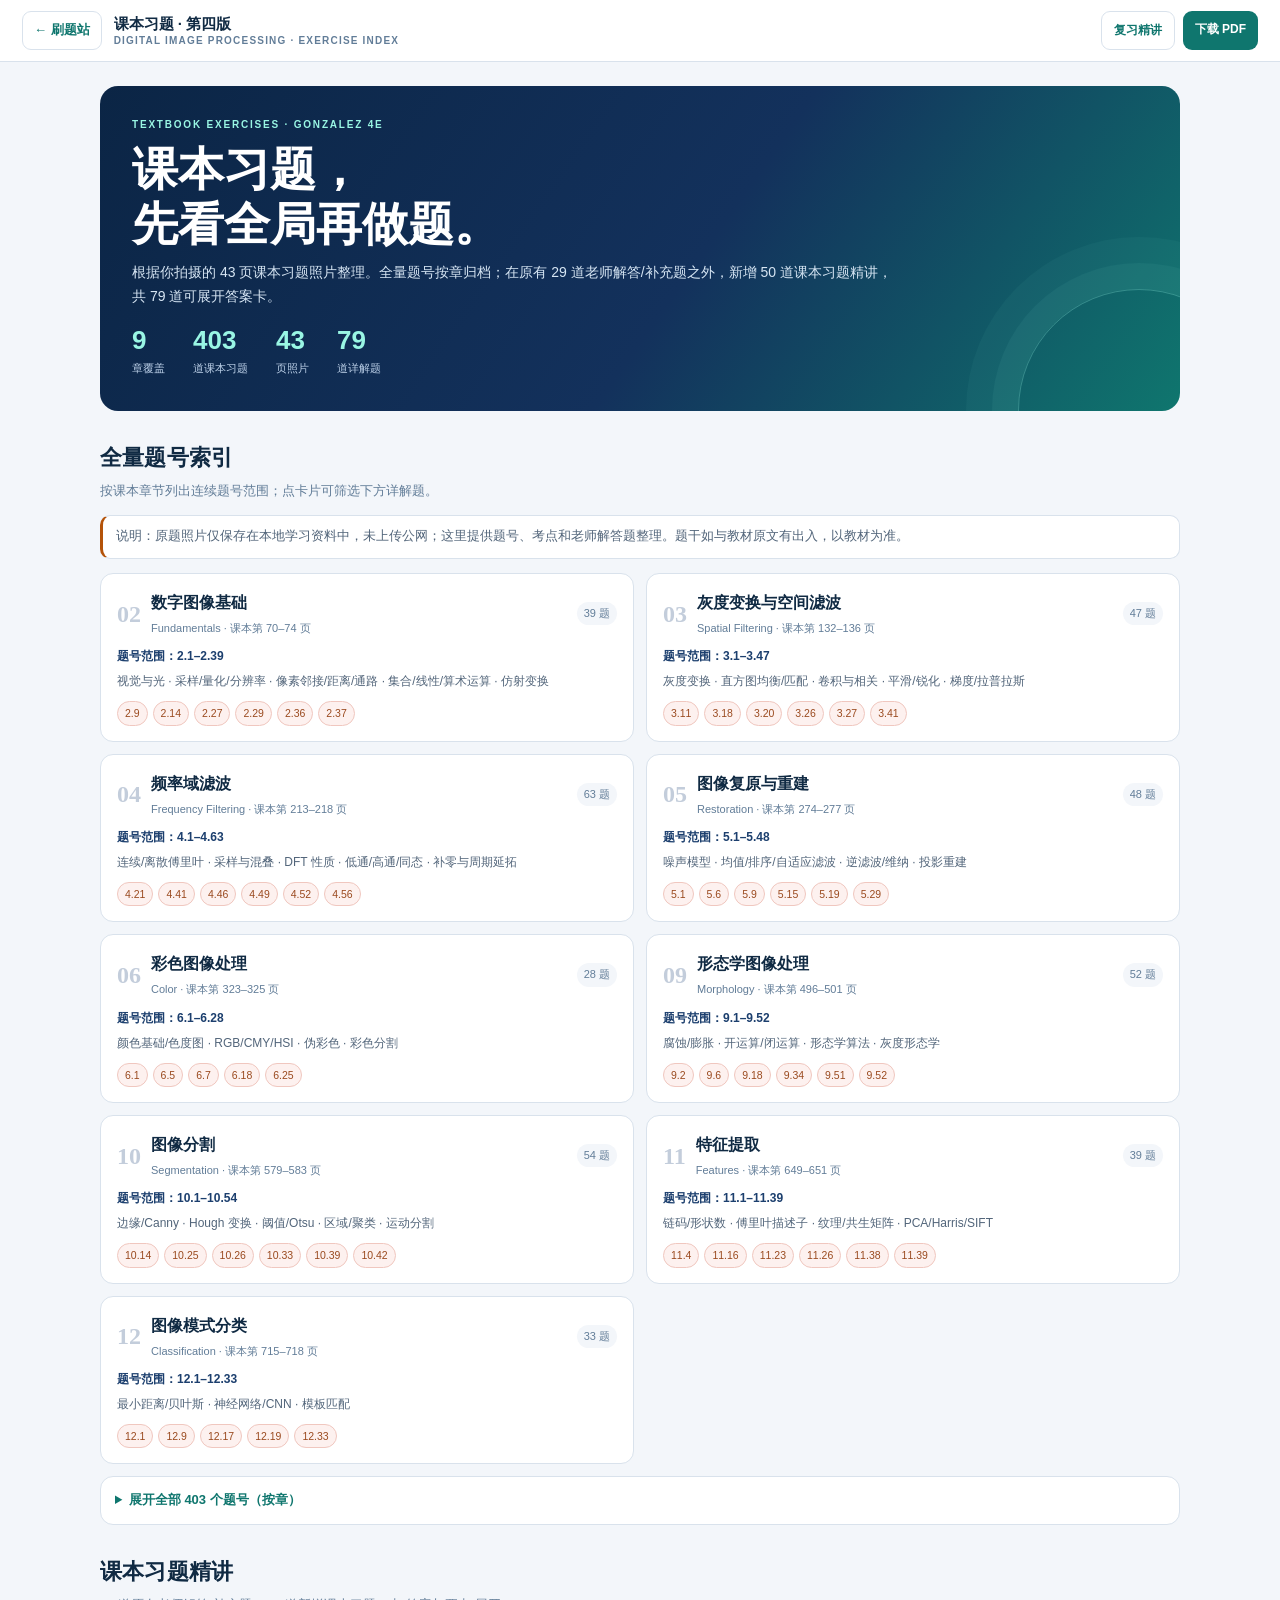
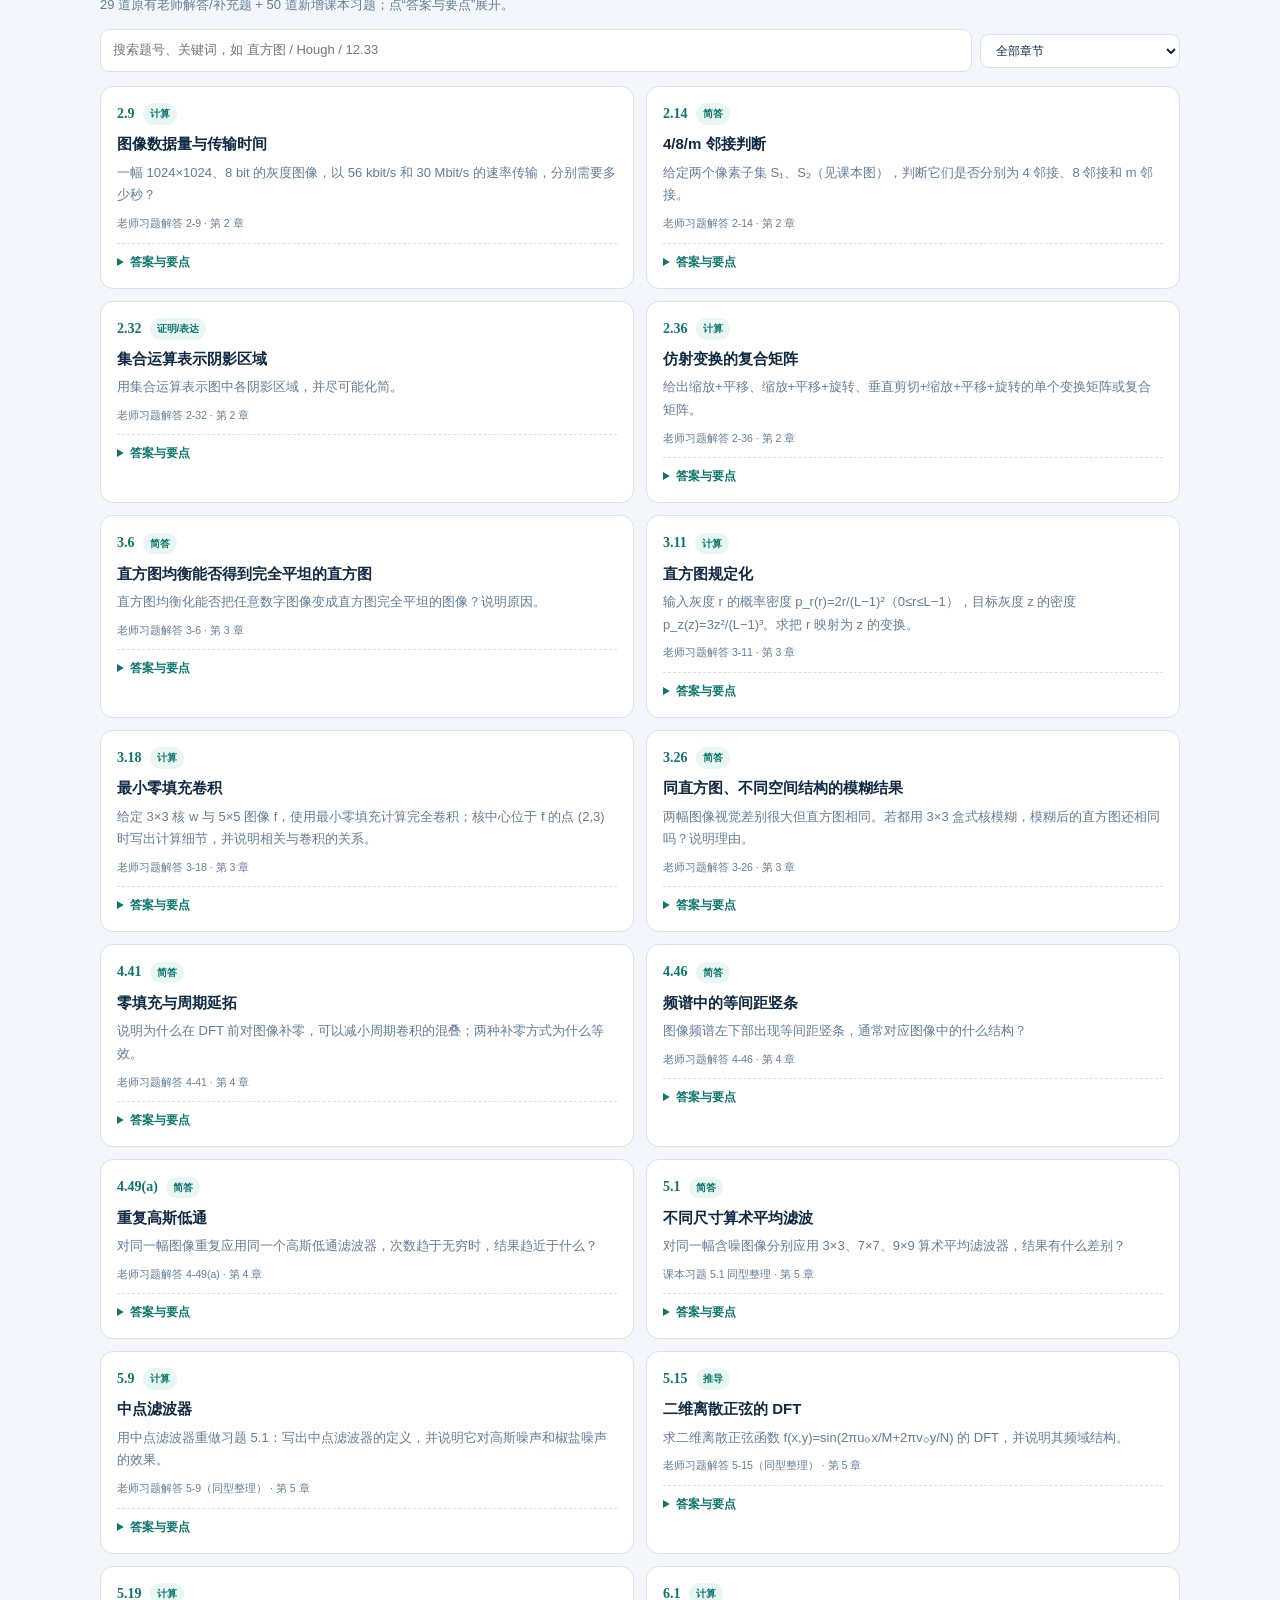
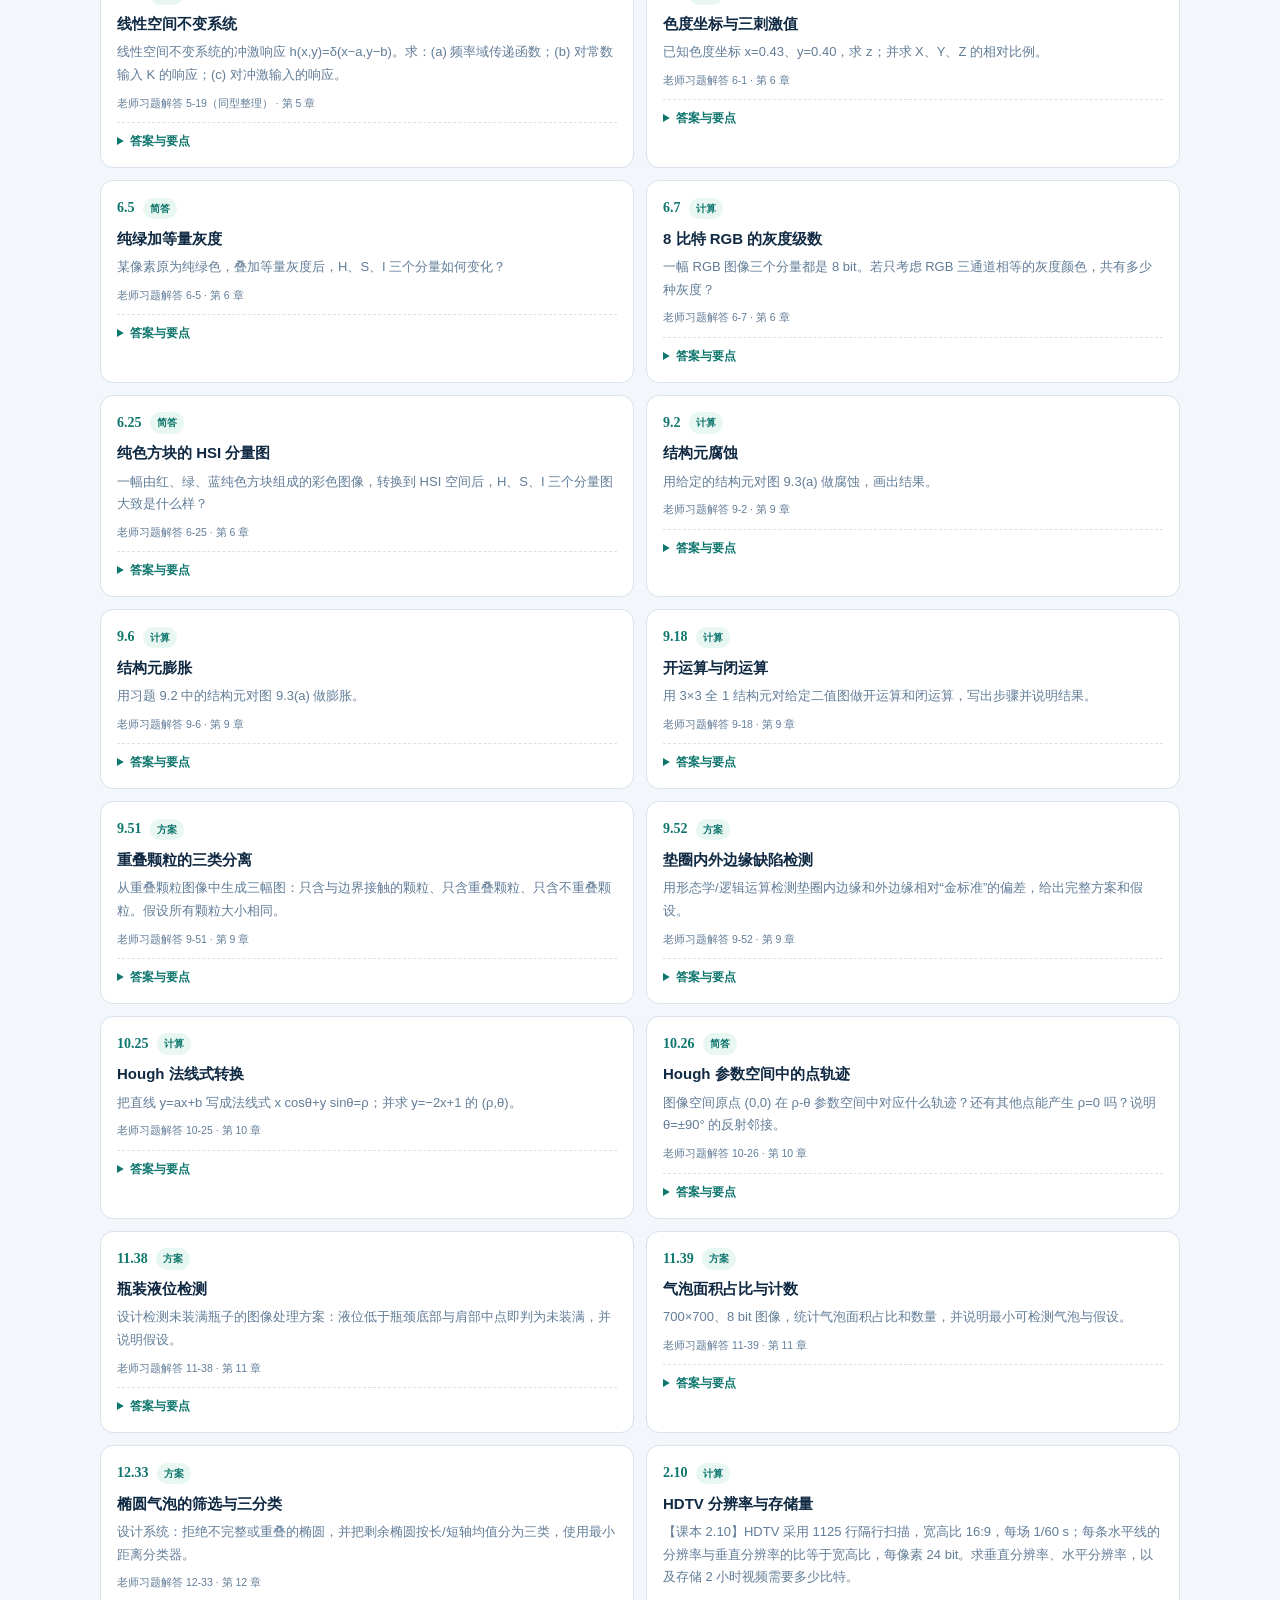
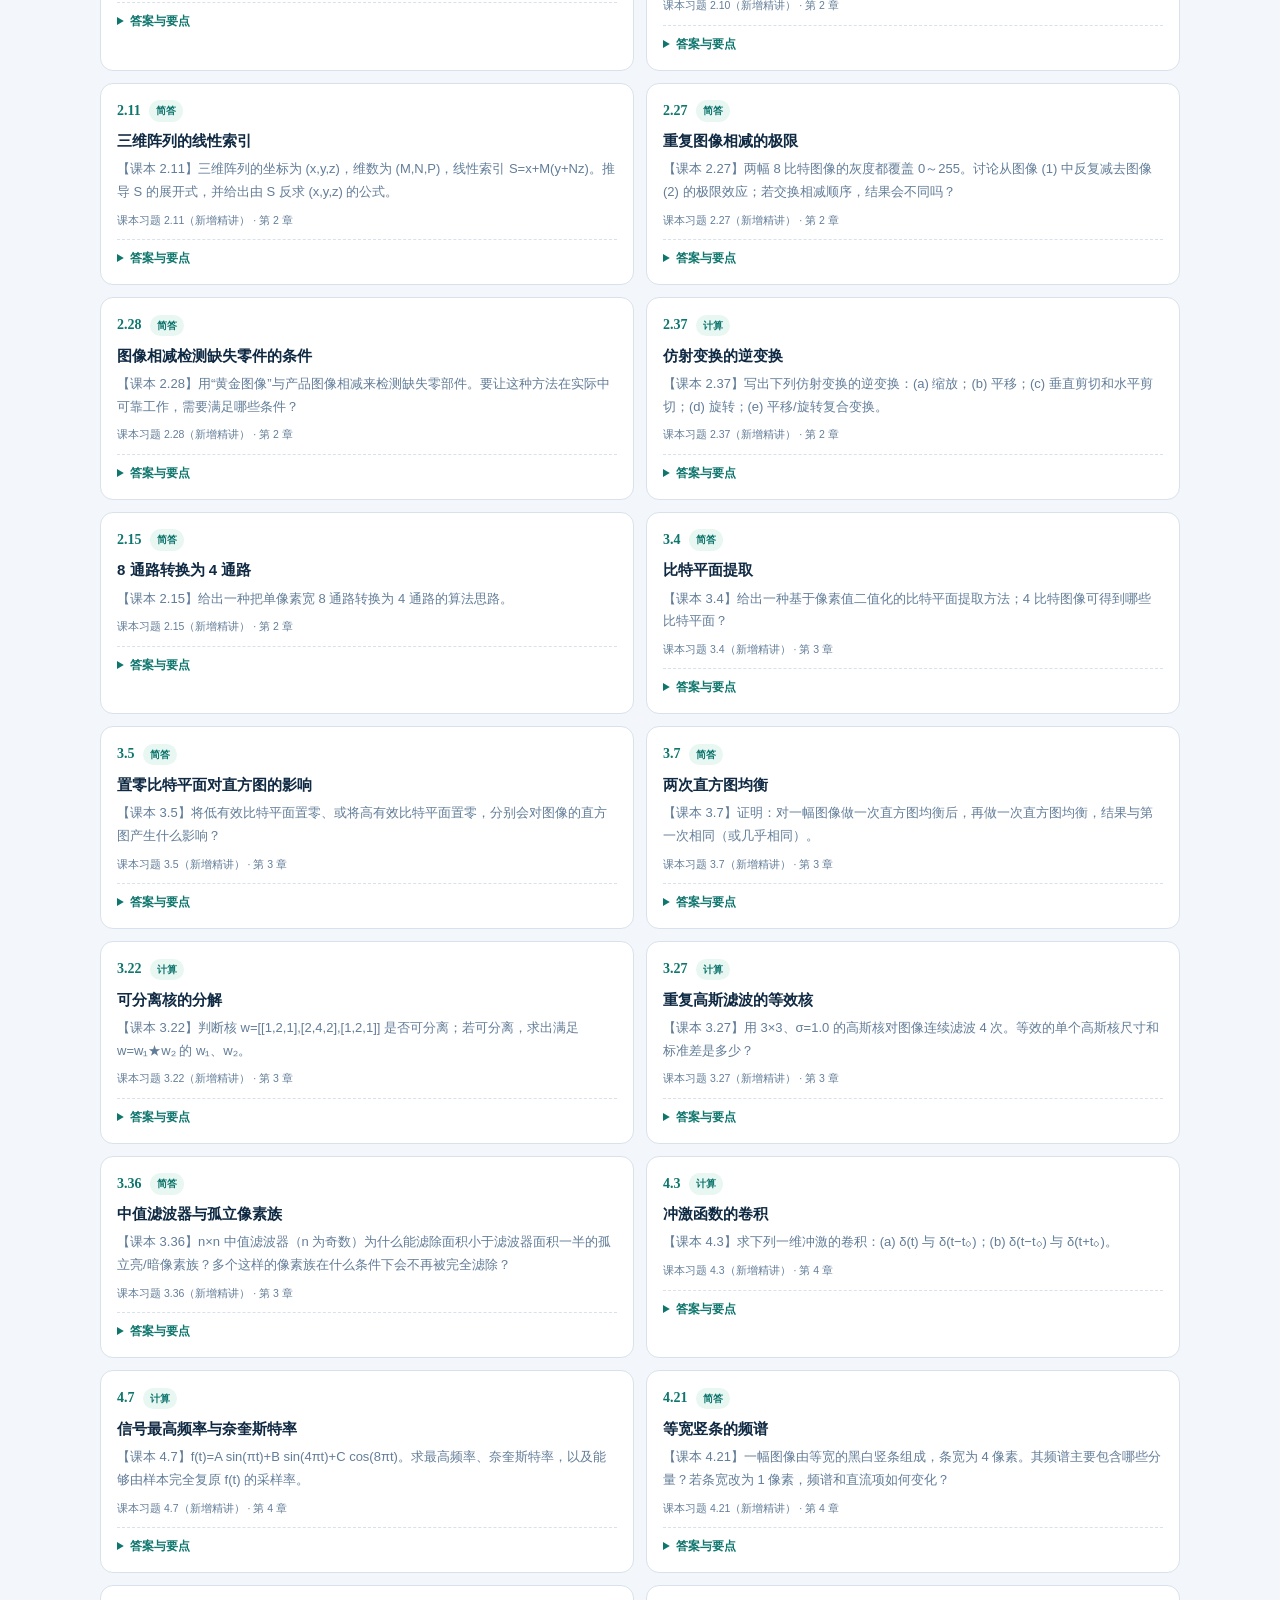
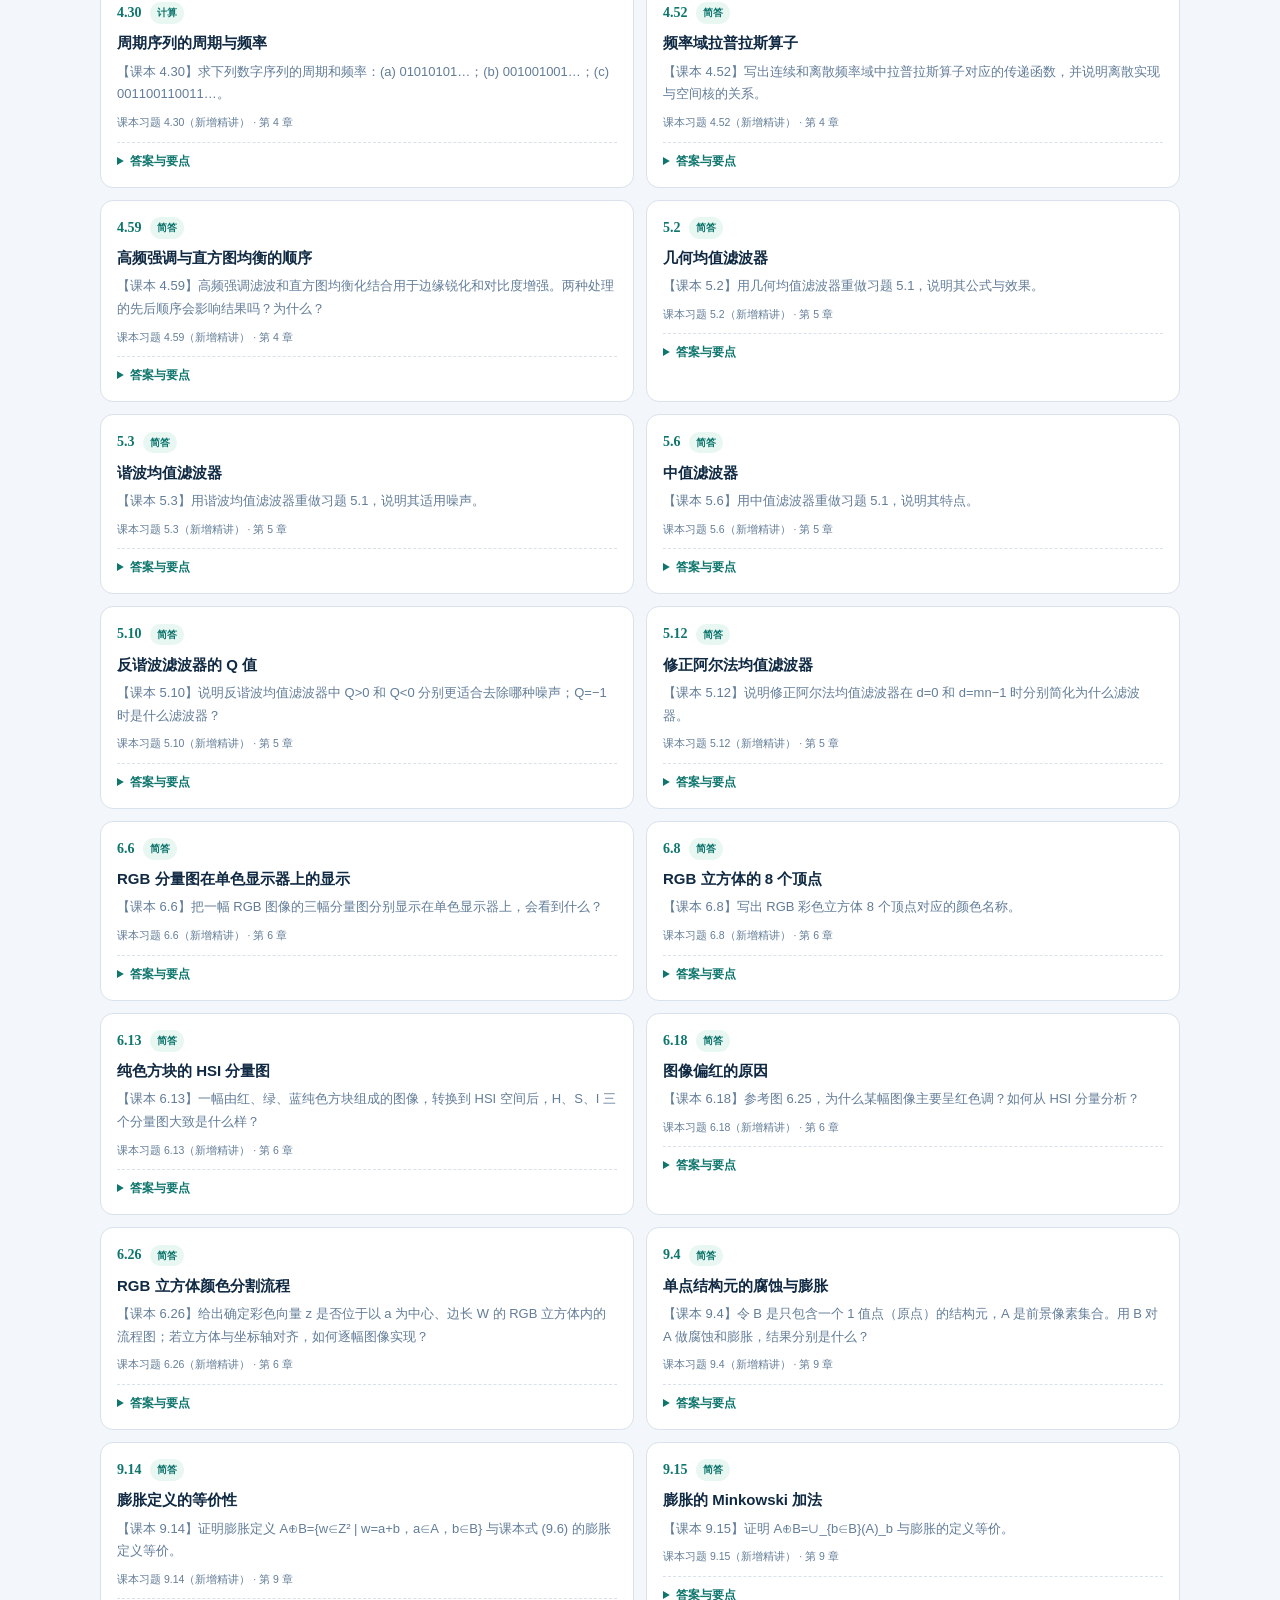
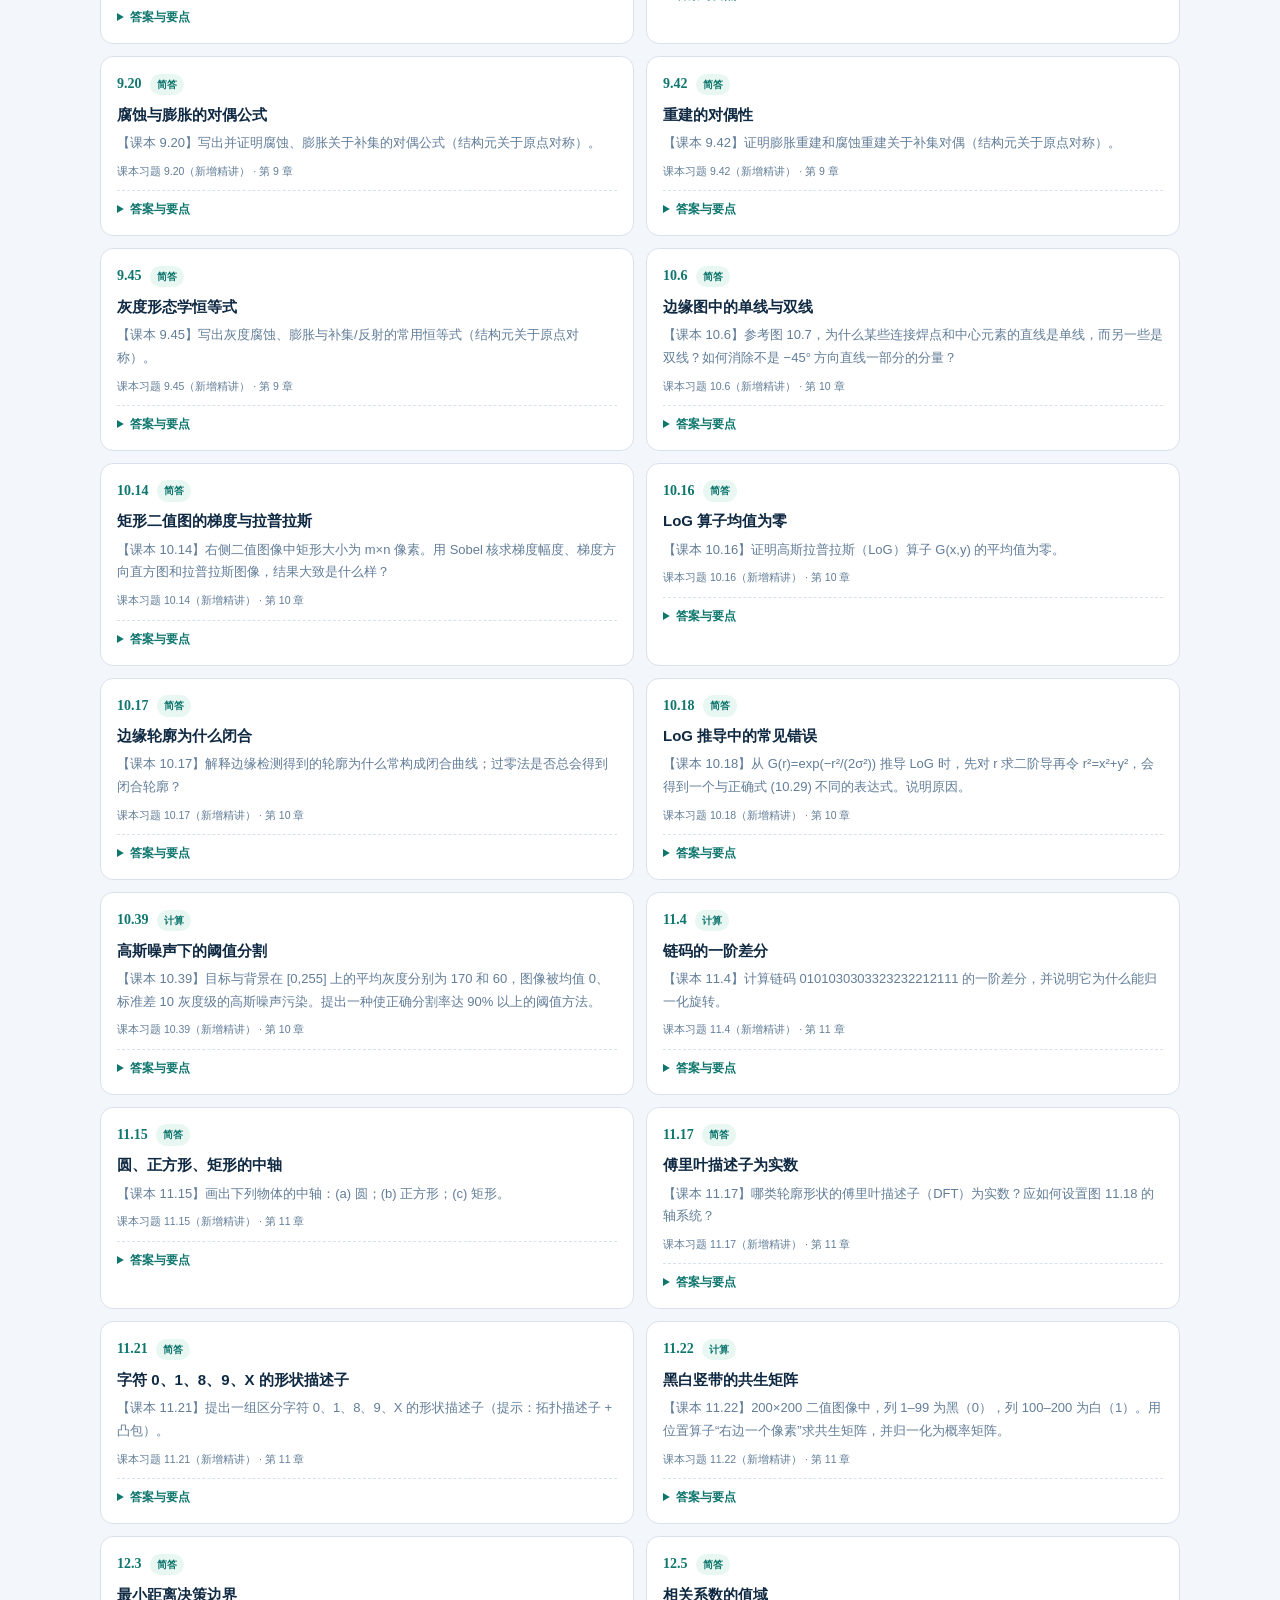
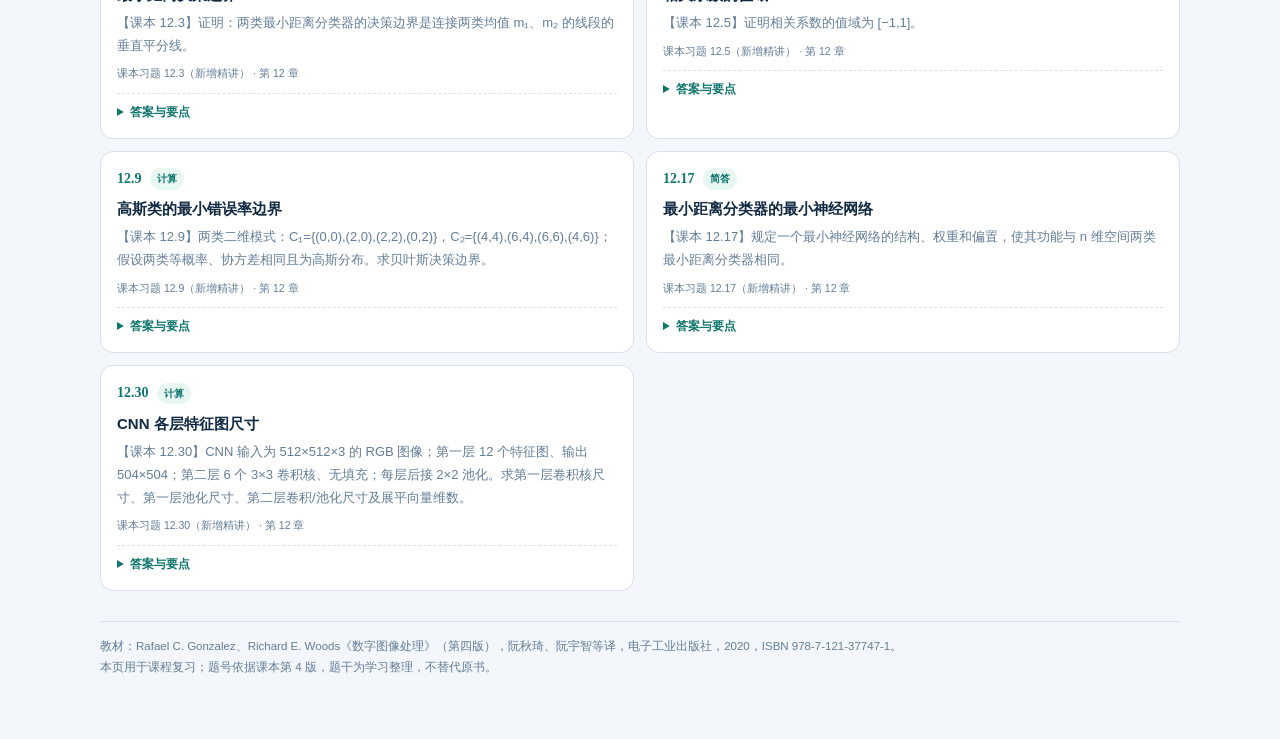
<file: textbook.html>
<!doctype html>
<html lang="zh-CN">
<head>
<meta charset="utf-8">
<meta name="viewport" content="width=device-width,initial-scale=1,viewport-fit=cover">
<meta name="description" content="数字图像处理（第四版）课本习题索引：9 章 403 题，含原有 29 道老师解答/补充题和 50 道新增课本习题精讲。">
<title>课本习题 · 数字图像处理（第四版）</title>
<style>
:root{--bg:#f3f6fa;--panel:#fff;--ink:#102a43;--muted:#627d98;--line:#d9e2ec;--navy:#0b2545;--teal:#0f766e;--amber:#b45309;--soft:#e8f7f2}
*{box-sizing:border-box}
html{scroll-behavior:smooth}
body{margin:0;background:var(--bg);color:var(--ink);font-family:"Source Han Sans SC","Noto Sans CJK SC","Microsoft YaHei",-apple-system,BlinkMacSystemFont,"Segoe UI",sans-serif;line-height:1.75}
a{color:var(--teal)}
.tb-top{position:sticky;top:0;z-index:20;height:62px;display:flex;align-items:center;gap:12px;padding:0 22px;background:rgba(255,255,255,.94);backdrop-filter:blur(12px);border-bottom:1px solid var(--line)}
.tb-back{border:1px solid var(--line);background:#fff;border-radius:9px;padding:7px 11px;text-decoration:none;color:var(--teal);font-size:13px;font-weight:700;white-space:nowrap}
.tb-brand{font-size:15px;font-weight:800;line-height:1.2}.tb-brand small{display:block;font-size:10px;color:var(--muted);letter-spacing:.12em;font-weight:600;margin-top:2px}
.tb-actions{margin-left:auto;display:flex;gap:8px}.tb-btn{background:var(--teal);color:#fff!important;text-decoration:none;border-radius:9px;padding:8px 12px;font-size:12px;font-weight:700;white-space:nowrap}.tb-btn.ghost{background:#fff;color:var(--teal)!important;border:1px solid var(--line)}
.tb-wrap{max-width:1120px;margin:0 auto;padding:24px 20px 60px}
.tb-hero{background:linear-gradient(125deg,#0b2545,#13315c 55%,#0f766e);border-radius:18px;padding:30px 32px;color:#fff;position:relative;overflow:hidden}
.tb-hero:after{content:"";position:absolute;width:240px;height:240px;border:1px solid rgba(153,246,228,.28);border-radius:50%;right:-80px;bottom:-120px;box-shadow:0 0 0 26px rgba(153,246,228,.05),0 0 0 52px rgba(153,246,228,.04)}
.tb-kicker{font-size:10px;letter-spacing:.18em;color:#99f6e4;font-weight:800}
.tb-hero h1{font-family:Georgia,"Songti SC","Source Han Serif CN",serif;font-size:clamp(27px,4.6vw,46px);line-height:1.2;margin:8px 0 8px;font-weight:800}
.tb-hero p{margin:0;color:#d7e6f4;font-size:14px;max-width:760px}
.tb-stats{display:flex;flex-wrap:wrap;gap:14px 28px;margin-top:18px;position:relative;z-index:1}.tb-stat b{display:block;font-size:26px;line-height:1;color:#99f6e4}.tb-stat span{font-size:11px;color:#bcd0e8}
.tb-sec{margin-top:28px}.tb-sec-head{display:flex;align-items:end;justify-content:space-between;gap:12px;margin-bottom:12px}.tb-sec h2{font-size:22px;margin:0;letter-spacing:.01em}.tb-sec p{margin:3px 0 0;color:var(--muted);font-size:13px}
.tb-note{background:#fff;border:1px solid var(--line);border-left:3px solid var(--amber);border-radius:10px;padding:10px 13px;font-size:12.5px;color:#52657a;margin:0 0 14px}
.chapter-grid{display:grid;grid-template-columns:repeat(2,minmax(0,1fr));gap:12px}
.chapter-card{background:var(--panel);border:1px solid var(--line);border-radius:13px;padding:15px 16px;cursor:pointer;transition:.15s;min-width:0}.chapter-card:hover{border-color:#9ed8cc;box-shadow:0 8px 22px rgba(15,42,67,.07);transform:translateY(-1px)}
.chapter-top{display:flex;align-items:center;gap:10px}.chapter-num{font-family:Georgia,serif;font-size:24px;font-weight:800;color:#c3cddb;line-height:1}.chapter-name{font-size:16px;font-weight:800}.chapter-meta{font-size:11px;color:var(--muted);margin-top:2px}
.chapter-range{margin-top:8px;font-size:12px;color:#1c3f6e;font-weight:700}.chapter-topics{font-size:12px;color:#52657a;margin-top:4px}.chapter-priority{display:flex;flex-wrap:wrap;gap:5px;margin-top:9px}.chip{font-size:10.5px;background:#f0f4f9;border:1px solid #d9e2ec;color:#1c3f6e;border-radius:20px;padding:2px 7px;white-space:nowrap}.chip.hot{background:#fdf1ef;border-color:#f0c7bf;color:#9a4a1f}.chapter-count{margin-left:auto;font-size:11px;color:var(--muted);background:#f3f6fa;border-radius:20px;padding:2px 7px;white-space:nowrap}
.toolbar{display:flex;flex-wrap:wrap;gap:8px;align-items:center;margin:0 0 14px}.search{flex:1;min-width:200px;background:#fff;border:1px solid var(--line);border-radius:9px;padding:9px 12px;font:inherit;font-size:13px;color:var(--ink)}.search:focus{outline:2px solid #99f6e4;border-color:var(--teal)}
.filter{background:#fff;border:1px solid var(--line);border-radius:9px;padding:8px 11px;font:inherit;font-size:12px;color:var(--ink)}
.card-grid{display:grid;grid-template-columns:repeat(2,minmax(0,1fr));gap:12px}
.qcard{background:#fff;border:1px solid var(--line);border-radius:13px;padding:15px 16px;min-width:0}.qcard[hidden]{display:none}
.qhead{display:flex;align-items:center;gap:8px;flex-wrap:wrap}.qnum{font-family:Georgia,serif;font-weight:800;color:var(--teal);font-size:14px}.qtype{font-size:10px;background:var(--soft);color:var(--teal);border-radius:20px;padding:2px 7px;font-weight:700}.qtitle{font-size:15px;font-weight:800;margin:5px 0 4px}.qstem{font-size:13px;color:#334e68;margin:0}.qsrc{font-size:10.5px;color:var(--muted);margin-top:7px}
.qcard details{margin-top:10px;border-top:1px dashed var(--line);padding-top:8px}.qcard summary{cursor:pointer;color:var(--teal);font-size:12px;font-weight:800;outline:none}.answer{font-size:12.5px;color:#334e68;margin-top:7px}.answer p{margin:0 0 6px}.answer p:last-child{margin-bottom:0}
.empty{display:none;background:#fff;border:1px dashed var(--line);border-radius:12px;padding:20px;text-align:center;color:var(--muted);font-size:13px}
.foot{margin-top:30px;color:var(--muted);font-size:11.5px;line-height:1.9;border-top:1px solid var(--line);padding-top:14px}
.allnums{background:#fff;border:1px solid var(--line);border-radius:13px;margin-top:12px;padding:12px 14px}.allnums summary{cursor:pointer;color:var(--teal);font-weight:800;font-size:13px;outline:none}.allnums-body{margin-top:10px}.allnums-group{font-size:11px;color:var(--muted);margin:9px 0 4px;font-weight:700}.numchip{display:inline-block;font-size:10px;background:#f3f6fa;border:1px solid var(--line);border-radius:5px;padding:1px 5px;margin:2px;color:#52657a;font-family:Georgia,serif}@media(max-width:760px){.tb-top{padding:0 12px;gap:7px}.tb-brand{font-size:13px}.tb-brand small{display:none}.tb-actions .tb-btn.ghost{display:none}.tb-wrap{padding:14px 12px 40px}.tb-hero{padding:24px 20px;border-radius:14px}.tb-stats{gap:14px 20px}.tb-stat b{font-size:22px}.chapter-grid,.card-grid{grid-template-columns:1fr}.tb-sec{margin-top:22px}.tb-sec h2{font-size:19px}.chapter-card{padding:13px 14px}.qcard{padding:13px 14px}}
</style>
</head>
<body>
<header class="tb-top"><a class="tb-back" href="index.html">← 刷题站</a><div class="tb-brand">课本习题 · 第四版<small>DIGITAL IMAGE PROCESSING · EXERCISE INDEX</small></div><div class="tb-actions"><a class="tb-btn ghost" href="review.html">复习精讲</a><a class="tb-btn" href="assets/DIP-review.pdf" download>下载 PDF</a></div></header>
<main class="tb-wrap">
<section class="tb-hero"><div class="tb-kicker">TEXTBOOK EXERCISES · GONZALEZ 4E</div><h1>课本习题，<br>先看全局再做题。</h1><p>根据你拍摄的 43 页课本习题照片整理。全量题号按章归档；在原有 29 道老师解答/补充题之外，新增 50 道课本习题精讲，共 79 道可展开答案卡。</p><div class="tb-stats"><div class="tb-stat"><b>9</b><span>章覆盖</span></div><div class="tb-stat"><b>403</b><span>道课本习题</span></div><div class="tb-stat"><b>43</b><span>页照片</span></div><div class="tb-stat"><b>79</b><span>道详解题</span></div></div></section>
<section class="tb-sec"><div class="tb-sec-head"><div><h2>全量题号索引</h2><p>按课本章节列出连续题号范围；点卡片可筛选下方详解题。</p></div></div><div class="tb-note">说明：原题照片仅保存在本地学习资料中，未上传公网；这里提供题号、考点和老师解答题整理。题干如与教材原文有出入，以教材为准。</div><div class="chapter-grid" id="chapterGrid"></div><details class="allnums"><summary>展开全部 403 个题号（按章）</summary><div class="allnums-body" id="allNums"></div></details></section>
<section class="tb-sec" id="selected"><div class="tb-sec-head"><div><h2>课本习题精讲</h2><p>29 道原有老师解答/补充题 + 50 道新增课本习题；点“答案与要点”展开。</p></div></div><div class="toolbar"><input class="search" id="search" type="search" placeholder="搜索题号、关键词，如 直方图 / Hough / 12.33"><select class="filter" id="chapterFilter"><option value="">全部章节</option></select></div><div class="card-grid" id="selectedGrid"></div><div class="empty" id="empty">没有匹配的题，换个关键词试试。</div></section>
<div class="foot">教材：Rafael C. Gonzalez、Richard E. Woods《数字图像处理》（第四版），阮秋琦、阮宇智等译，电子工业出版社，2020，ISBN 978-7-121-37747-1。<br>本页用于课程复习；题号依据课本第 4 版，题干为学习整理，不替代原书。</div>
</main>
<script src="assets/textbook-data.js"></script>
<script>
(function(){
 var D=window.TEXTBOOK_DATA; if(!D) return;
 var cg=document.getElementById('chapterGrid'), sg=document.getElementById('selectedGrid'), cf=document.getElementById('chapterFilter'), search=document.getElementById('search'), empty=document.getElementById('empty');
 D.chapters.forEach(function(c){
  var card=document.createElement('div'); card.className='chapter-card'; card.dataset.chapter=c.num;
  card.innerHTML='<div class="chapter-top"><div class="chapter-num">'+String(c.num).padStart(2,'0')+'</div><div><div class="chapter-name">'+c.name+'</div><div class="chapter-meta">'+c.en+' · 课本第 '+c.pages+' 页</div></div><span class="chapter-count">'+c.count+' 题</span></div>'
   +'<div class="chapter-range">题号范围：'+c.range+'</div><div class="chapter-topics">'+c.topics.join(' · ')+'</div><div class="chapter-priority">'+c.priority.map(function(n){return '<span class="chip hot">'+n+'</span>';}).join('')+'</div>';
  card.onclick=function(){cf.value=String(c.num); apply(); document.getElementById('selected').scrollIntoView({behavior:'smooth'});};
  cg.appendChild(card);
  var opt=document.createElement('option'); opt.value=String(c.num); opt.textContent='第 '+c.num+' 章 · '+c.name; cf.appendChild(opt);
 });
 var an=document.getElementById('allNums'); D.chapters.forEach(function(c){var m=c.range.match(/(\d+)\.(\d+)[–-](\d+)\.(\d+)/); if(!m)return; var g=document.createElement('div');g.className='allnums-group';g.textContent='第 '+c.num+' 章 · '+c.range+'（'+c.count+' 题）';an.appendChild(g); for(var i=+m[2];i<=+m[4];i++){var sp=document.createElement('span');sp.className='numchip';sp.textContent=c.num+'.'+i;an.appendChild(sp);}});
 D.selected.forEach(function(q){
  var card=document.createElement('article'); card.className='qcard'; card.dataset.chapter=q.ch;
  card.dataset.search=(q.num+' '+q.title+' '+q.stem+' '+q.source+' '+q.answer.join(' ')).toLowerCase();
  card.innerHTML='<div class="qhead"><span class="qnum">'+q.num+'</span><span class="qtype">'+q.type+'</span></div><div class="qtitle">'+q.title+'</div><p class="qstem">'+q.stem+'</p><div class="qsrc">'+q.source+' · 第 '+q.ch+' 章</div><details><summary>答案与要点</summary><div class="answer">'+q.answer.map(function(p){return '<p>'+p+'</p>';}).join('')+'</div></details>';
  sg.appendChild(card);
 });
 function apply(){
  var ch=cf.value, kw=(search.value||'').trim().toLowerCase(), n=0;
  Array.prototype.forEach.call(sg.children,function(el){
   var ok=(!ch||el.dataset.chapter===ch)&&(!kw||el.dataset.search.indexOf(kw)>=0);
   el.hidden=!ok; if(ok)n++;
  });
  empty.style.display=n?'none':'block';
 }
 search.addEventListener('input',apply); cf.addEventListener('change',apply);
})();
</script>
</body></html>
</file>
<file: assets/style.css>
:root{
  --bg:#f3f6fa;--bg-2:#e9eff7;--panel:#ffffff;--panel-2:#f8fafc;
  --ink:#102a43;--ink-2:#243b53;--muted:#627d98;--muted-2:#829ab1;
  --line:#d9e2ec;--line-2:#e8eef5;--navy:#0b2545;--navy-2:#13315c;
  --teal:#0f766e;--teal-2:#14b8a6;--amber:#b45309;--amber-2:#f59e0b;
  --red:#c2413a;--red-bg:#fff1f0;--green:#15803d;--green-bg:#edf9f0;
  --blue-bg:#eef5ff;--shadow:0 12px 32px rgba(15,42,67,.08);
  --shadow-sm:0 4px 14px rgba(15,42,67,.06);--radius:18px;--radius-sm:11px;
  --sidebar:264px;--topbar:72px;
}
[data-theme="dark"]{
  --bg:#0b1220;--bg-2:#101a2c;--panel:#111c2e;--panel-2:#16243a;
  --ink:#e8f1fb;--ink-2:#d4e2f2;--muted:#9fb3c8;--muted-2:#7f97ae;
  --line:#22344b;--line-2:#1a2a40;--navy:#e8f1fb;--navy-2:#cfe0f3;
  --teal:#5eead4;--teal-2:#2dd4bf;--amber:#fbbf24;--amber-2:#fcd34d;
  --red:#f87171;--red-bg:#2b1718;--green:#4ade80;--green-bg:#10281b;
  --blue-bg:#12233b;--shadow:0 16px 38px rgba(0,0,0,.32);
  --shadow-sm:0 4px 16px rgba(0,0,0,.24);
}
*{box-sizing:border-box}
html{scroll-behavior:smooth}
body{margin:0;background:var(--bg);color:var(--ink);font-family:"Source Han Sans SC","Noto Sans CJK SC","Microsoft YaHei",-apple-system,BlinkMacSystemFont,"Segoe UI",sans-serif;font-size:15px;line-height:1.75;-webkit-font-smoothing:antialiased}
button,input,textarea,select{font:inherit;color:inherit}
button{cursor:pointer}
a{color:inherit;text-decoration:none}
::selection{background:rgba(20,184,166,.25)}
.app{min-height:100vh}
.sidebar{position:fixed;inset:0 auto 0 0;width:var(--sidebar);background:var(--panel);border-right:1px solid var(--line);display:flex;flex-direction:column;z-index:60;transition:transform .25s ease}
.brand{padding:22px 20px 18px;display:flex;gap:12px;align-items:center;border-bottom:1px solid var(--line-2)}
.brand-mark{width:42px;height:42px;border-radius:13px;background:linear-gradient(145deg,var(--navy),var(--teal));display:grid;place-items:center;color:#fff;font-family:Georgia,serif;font-size:18px;letter-spacing:.04em;box-shadow:0 6px 14px rgba(15,118,110,.25);flex:none}
.brand-title{font-weight:800;font-size:16px;letter-spacing:.02em;line-height:1.35}
.brand-sub{font-size:11px;color:var(--muted);letter-spacing:.12em;text-transform:uppercase;margin-top:2px}
.nav{padding:14px 12px;display:flex;flex-direction:column;gap:4px;overflow:auto;flex:1}
.nav-label{font-size:10.5px;letter-spacing:.14em;color:var(--muted-2);padding:14px 12px 6px;font-weight:700}
.nav-item{display:flex;align-items:center;gap:11px;padding:10px 12px;border-radius:10px;color:var(--ink-2);font-size:14px;font-weight:600;border:0;background:transparent;width:100%;text-align:left;transition:background .15s,color .15s}
.nav-item svg{width:18px;height:18px;flex:none;stroke:currentColor;fill:none;stroke-width:1.8;stroke-linecap:round;stroke-linejoin:round;opacity:.8}
.nav-item:hover{background:var(--bg-2)}
.nav-item.active{background:linear-gradient(90deg,rgba(15,118,110,.13),rgba(20,184,166,.04));color:var(--teal)}
.nav-item.active svg{opacity:1}
.nav-item .count{margin-left:auto;font-size:11px;color:var(--muted);background:var(--bg-2);padding:1px 7px;border-radius:20px;font-weight:700}
.sidebar-foot{padding:12px;border-top:1px solid var(--line-2)}
.mini-progress{padding:10px 12px 12px;border-radius:12px;background:var(--panel-2);border:1px solid var(--line-2);margin-bottom:10px}
.mini-progress .row{display:flex;justify-content:space-between;font-size:11.5px;color:var(--muted);margin-bottom:6px}
.mini-progress .bar{height:6px;background:var(--line);border-radius:10px;overflow:hidden}
.mini-progress .bar span{display:block;height:100%;background:linear-gradient(90deg,var(--teal),var(--teal-2));border-radius:10px;transition:width .3s}
.main{margin-left:var(--sidebar);min-height:100vh;display:flex;flex-direction:column}
.topbar{height:var(--topbar);position:sticky;top:0;z-index:40;display:flex;align-items:center;gap:16px;padding:0 30px;background:color-mix(in srgb,var(--bg) 88%,transparent);backdrop-filter:blur(14px);border-bottom:1px solid var(--line-2)}
.menu-btn{display:none;border:1px solid var(--line);background:var(--panel);border-radius:9px;width:38px;height:38px;place-items:center}
.search-wrap{position:relative;flex:1;max-width:520px}
.search-box{display:flex;align-items:center;gap:9px;padding:8px 12px;border:1px solid var(--line);border-radius:11px;background:var(--panel);box-shadow:var(--shadow-sm);transition:border-color .15s,box-shadow .15s}
.search-box:focus-within{border-color:var(--teal);box-shadow:0 0 0 3px rgba(15,118,110,.12)}
.search-box svg{width:17px;height:17px;stroke:var(--muted);fill:none;stroke-width:1.8}
.search-box input{border:0;outline:0;background:transparent;width:100%;font-size:13.5px}
.search-box kbd{font-size:10px;color:var(--muted);border:1px solid var(--line);border-bottom-width:2px;border-radius:5px;padding:1px 5px;background:var(--panel-2)}
.search-pop{position:absolute;top:calc(100% + 8px);left:0;right:0;background:var(--panel);border:1px solid var(--line);border-radius:13px;box-shadow:var(--shadow);padding:6px;max-height:420px;overflow:auto;display:none;z-index:80}
.search-pop.open{display:block}
.search-result{display:block;width:100%;text-align:left;border:0;background:transparent;padding:9px 10px;border-radius:9px}
.search-result:hover{background:var(--bg-2)}
.search-result .sr-title{font-size:13px;font-weight:700;color:var(--ink-2);overflow:hidden;text-overflow:ellipsis;white-space:nowrap}
.search-result .sr-meta{font-size:11px;color:var(--muted);margin-top:2px}
.search-empty{padding:16px;text-align:center;color:var(--muted);font-size:12.5px}
.top-actions{margin-left:auto;display:flex;align-items:center;gap:8px}
.icon-btn{border:1px solid var(--line);background:var(--panel);border-radius:9px;width:38px;height:38px;display:grid;place-items:center;color:var(--ink-2);transition:background .15s,border-color .15s}
.icon-btn:hover{background:var(--bg-2);border-color:var(--muted-2)}
.icon-btn svg{width:18px;height:18px;stroke:currentColor;fill:none;stroke-width:1.8;stroke-linecap:round;stroke-linejoin:round}
.content{padding:30px;max-width:1480px;width:100%;margin:0 auto;flex:1}
.mobile-mask{display:none}
.btn{border:1px solid transparent;border-radius:10px;padding:10px 16px;font-size:13.5px;font-weight:700;display:inline-flex;align-items:center;justify-content:center;gap:8px;transition:transform .15s,box-shadow .15s,background .15s,border-color .15s;min-height:40px}
.btn:hover{transform:translateY(-1px)}
.btn:active{transform:translateY(0)}
.btn.primary{background:linear-gradient(135deg,var(--teal),#0d9488);color:#fff;box-shadow:0 8px 18px rgba(15,118,110,.22)}
.btn.navy{background:var(--navy);color:#fff}
.btn.ghost{background:var(--panel);border-color:var(--line);color:var(--ink-2)}
.btn.ghost:hover{border-color:var(--muted-2);background:var(--bg-2)}
.btn.soft{background:var(--blue-bg);color:var(--teal);border-color:transparent}
.btn.danger{background:var(--red-bg);color:var(--red);border-color:color-mix(in srgb,var(--red) 25%,transparent)}
.btn.sm{padding:7px 11px;min-height:32px;font-size:12px;border-radius:8px}
.btn:disabled{opacity:.55;cursor:not-allowed;transform:none!important}
.hero{position:relative;overflow:hidden;border-radius:24px;background:linear-gradient(118deg,#0b2545 0%,#13315c 48%,#0f766e 120%);color:#fff;padding:34px 38px;min-height:230px;box-shadow:var(--shadow);margin-bottom:24px}
.hero:before{content:"";position:absolute;inset:0;background-image:linear-gradient(rgba(255,255,255,.055) 1px,transparent 1px),linear-gradient(90deg,rgba(255,255,255,.055) 1px,transparent 1px);background-size:34px 34px;mask-image:linear-gradient(90deg,#000 10%,transparent 85%)}
.hero:after{content:"";position:absolute;width:330px;height:330px;border-radius:50%;right:-90px;top:-110px;background:radial-gradient(circle,rgba(45,212,191,.28),transparent 68%);pointer-events:none}
.hero-inner{position:relative;z-index:1;display:flex;justify-content:space-between;gap:26px;align-items:flex-end}
.eyebrow{font-size:11px;letter-spacing:.22em;color:#99f6e4;text-transform:uppercase;font-weight:700;margin-bottom:10px}
.hero h1{margin:0 0 10px;font-family:Georgia,"Songti SC","Source Han Serif SC",serif;font-size:clamp(28px,3.4vw,44px);line-height:1.18;letter-spacing:.01em;font-weight:700}
.hero p{margin:0;color:#c9d9ec;max-width:620px;font-size:14px;line-height:1.8}
.hero-actions{display:flex;gap:10px;margin-top:22px;flex-wrap:wrap}
.hero .btn.primary{background:#fff;color:#0b2545;box-shadow:0 10px 25px rgba(0,0,0,.15)}
.hero .btn.ghost{background:rgba(255,255,255,.08);border-color:rgba(255,255,255,.22);color:#fff}
.hero-stats{display:flex;gap:26px;margin-top:26px;flex-wrap:wrap}
.hero-stat b{display:block;font-size:24px;line-height:1.2;font-family:Georgia,serif}
.hero-stat span{font-size:11px;color:#a9c0da;letter-spacing:.08em}
.kernel-card{position:relative;z-index:1;flex:none;background:rgba(255,255,255,.08);border:1px solid rgba(255,255,255,.16);border-radius:16px;padding:12px;backdrop-filter:blur(4px)}
.kernel{display:grid;grid-template-columns:repeat(3,40px);gap:4px}
.kernel span{height:34px;display:grid;place-items:center;border-radius:5px;background:rgba(255,255,255,.1);font-family:Consolas,monospace;font-size:12px;color:#d9f6f0}
.kernel span:nth-child(5){background:#2dd4bf;color:#062e2a;font-weight:800}
.kernel-card small{display:block;text-align:center;color:#a9c0da;font-size:10px;letter-spacing:.16em;margin-top:8px}
.dashboard-grid{display:grid;grid-template-columns:1.15fr .85fr .85fr;gap:16px;margin-bottom:26px}
.card{background:var(--panel);border:1px solid var(--line);border-radius:var(--radius);box-shadow:var(--shadow-sm)}
.card-pad{padding:20px}
.card-label{font-size:10.5px;letter-spacing:.16em;color:var(--muted);font-weight:800;text-transform:uppercase}
.progress-card{display:flex;gap:22px;align-items:center;min-height:154px}
.ring{width:116px;height:116px;flex:none;position:relative}
.ring svg{width:100%;height:100%;transform:rotate(-90deg)}
.ring .bg{fill:none;stroke:var(--line);stroke-width:9}
.ring .fg{fill:none;stroke:var(--teal);stroke-width:9;stroke-linecap:round;transition:stroke-dashoffset .5s}
.ring .pct{position:absolute;inset:0;display:grid;place-items:center;font-size:24px;font-weight:800;font-family:Georgia,serif;color:var(--ink)}
.progress-info h3{margin:6px 0 4px;font-size:18px;line-height:1.35}
.progress-info p{margin:0;color:var(--muted);font-size:12.5px}
.mini-legend{display:flex;gap:12px;margin-top:14px;flex-wrap:wrap}
.mini-legend span{font-size:11px;color:var(--muted);display:flex;align-items:center;gap:5px}
.dot{width:7px;height:7px;border-radius:50%;display:inline-block}
.stat-card{display:flex;flex-direction:column;justify-content:space-between;min-height:154px}
.stat-big{font-family:Georgia,serif;font-size:34px;line-height:1.15;margin:8px 0 2px}
.stat-sub{font-size:12px;color:var(--muted)}
.stat-line{display:flex;justify-content:space-between;font-size:11.5px;color:var(--muted);margin-top:14px;border-top:1px solid var(--line-2);padding-top:10px}
.stat-line b{color:var(--ink-2)}
.section-head{display:flex;align-items:flex-end;justify-content:space-between;gap:16px;margin:28px 0 14px}
.section-head h2{margin:0;font-size:21px;letter-spacing:.01em;line-height:1.3}
.section-head p{margin:4px 0 0;color:var(--muted);font-size:12.5px}
.chapter-grid{display:grid;grid-template-columns:repeat(3,minmax(0,1fr));gap:14px}
.chapter-card{position:relative;overflow:hidden;padding:18px 18px 16px;background:var(--panel);border:1px solid var(--line);border-radius:16px;box-shadow:var(--shadow-sm);cursor:pointer;transition:transform .18s,border-color .18s,box-shadow .18s}
.chapter-card:hover{transform:translateY(-2px);border-color:color-mix(in srgb,var(--teal) 50%,var(--line));box-shadow:var(--shadow)}
.chapter-card .num{position:absolute;right:14px;top:10px;font-family:Georgia,serif;font-size:44px;color:color-mix(in srgb,var(--teal) 12%,transparent);font-weight:700;line-height:1}
.chapter-card h3{margin:0;font-size:16px;line-height:1.4;max-width:80%}
.chapter-card .en{font-size:9.5px;color:var(--muted);letter-spacing:.13em;text-transform:uppercase;margin:3px 0 10px}
.chapter-card .desc{font-size:11.5px;color:var(--muted);height:38px;line-height:1.6}
.chapter-foot{display:flex;justify-content:space-between;align-items:center;margin-top:12px;font-size:11px;color:var(--muted)}
.chapter-foot .pill{background:var(--bg-2);padding:2px 7px;border-radius:20px}
.chapter-bar{height:5px;border-radius:10px;background:var(--line);overflow:hidden;margin-top:10px}
.chapter-bar span{display:block;height:100%;background:linear-gradient(90deg,var(--teal),var(--teal-2));border-radius:10px}
.banner-mock{display:flex;align-items:center;gap:22px;padding:22px 26px;border-radius:20px;background:linear-gradient(100deg,color-mix(in srgb,var(--amber-2) 18%,var(--panel)),var(--panel));border:1px solid color-mix(in srgb,var(--amber-2) 38%,var(--line));margin-top:24px}
.banner-mock .icon{width:48px;height:48px;border-radius:14px;display:grid;place-items:center;background:rgba(245,158,11,.16);color:var(--amber);flex:none}
.banner-mock .icon svg{width:24px;height:24px;stroke:currentColor;fill:none;stroke-width:1.8}
.banner-mock h3{margin:0 0 3px;font-size:17px}
.banner-mock p{margin:0;color:var(--muted);font-size:12.5px}
.banner-mock .btn{margin-left:auto;flex:none}
.page-head{display:flex;align-items:flex-start;gap:14px;margin-bottom:22px;flex-wrap:wrap}
.page-head .back{width:38px;height:38px;flex:none}
.page-head h1{margin:0;font-size:25px;line-height:1.35}
.page-head p{margin:4px 0 0;color:var(--muted);font-size:12.5px}
.page-head .head-actions{margin-left:auto;display:flex;gap:8px;flex-wrap:wrap}
.filter-bar{display:flex;gap:8px;align-items:center;flex-wrap:wrap;margin-bottom:14px}
.chip{border:1px solid var(--line);background:var(--panel);border-radius:20px;padding:5px 11px;font-size:11.5px;color:var(--muted);font-weight:700}
.chip.on{background:var(--teal);border-color:var(--teal);color:#fff}
.practice-layout{display:grid;grid-template-columns:minmax(0,1fr) 308px;gap:20px;align-items:start}
.question-card{padding:24px 26px 20px;position:relative}
.q-meta{display:flex;align-items:center;gap:7px;flex-wrap:wrap;margin-bottom:12px}
.badge{display:inline-flex;align-items:center;gap:5px;border-radius:20px;padding:3px 9px;font-size:10.5px;font-weight:800;letter-spacing:.02em;background:var(--bg-2);color:var(--muted)}
.badge.chapter{background:var(--blue-bg);color:var(--teal)}
.badge.origin{background:#fdf1ef;color:#9a4a1f}
.badge.type{background:color-mix(in srgb,var(--amber-2) 14%,var(--panel));color:var(--amber)}
.stars{margin-left:auto;color:var(--amber-2);font-size:12px;letter-spacing:2px}
.q-title{font-size:clamp(17px,1.7vw,21px);line-height:1.72;margin:0 0 18px;font-weight:700;letter-spacing:.005em}
.q-title p{margin:0 0 8px}
.q-title code{font-family:Consolas,monospace;background:var(--bg-2);padding:1px 5px;border-radius:4px;font-size:.9em}
.q-title pre{background:#101c2e;color:#e9f2ff;padding:12px 14px;border-radius:9px;overflow:auto;line-height:1.55;font-size:12.5px}
.q-title table{border-collapse:collapse;width:100%;font-size:12.5px;display:block;overflow:auto;margin:8px 0}
.q-title th,.q-title td{border:1px solid var(--line);padding:5px 7px}
.q-title th{background:var(--navy);color:#fff}
.options{display:grid;gap:9px}
.option{display:flex;align-items:flex-start;gap:12px;width:100%;text-align:left;border:1px solid var(--line);background:var(--panel);border-radius:11px;padding:12px 14px;font-size:14px;line-height:1.65;transition:border-color .15s,background .15s,transform .1s}
.option:hover{border-color:var(--teal);background:color-mix(in srgb,var(--teal) 4%,var(--panel))}
.option .letter{width:26px;height:26px;border-radius:7px;background:var(--bg-2);color:var(--muted);display:grid;place-items:center;font-weight:800;font-size:12px;flex:none;margin-top:1px;transition:background .15s,color .15s}
.option.selected{border-color:var(--teal);background:color-mix(in srgb,var(--teal) 6%,var(--panel))}
.option.selected .letter{background:var(--teal);color:#fff}
.option.correct{border-color:var(--green);background:var(--green-bg)}
.option.correct .letter{background:var(--green);color:#fff}
.option.wrong{border-color:var(--red);background:var(--red-bg)}
.option.wrong .letter{background:var(--red);color:#fff}
.option:disabled{cursor:default;opacity:.9;transform:none}
.tf-options{display:grid;grid-template-columns:1fr 1fr;gap:12px}
.tf-btn{display:flex;flex-direction:column;align-items:center;justify-content:center;gap:4px;border:1px solid var(--line);background:var(--panel);border-radius:13px;padding:18px;font-size:30px;line-height:1;transition:border-color .15s,background .15s}
.tf-btn small{font-size:11px;color:var(--muted);font-family:inherit}
.tf-btn:hover{border-color:var(--teal);background:color-mix(in srgb,var(--teal) 4%,var(--panel))}
.tf-btn.selected{border-color:var(--teal);background:var(--blue-bg)}
.tf-btn.correct{border-color:var(--green);background:var(--green-bg)}
.tf-btn.wrong{border-color:var(--red);background:var(--red-bg)}
.fill-fields{display:grid;gap:10px;margin:14px 0 4px}
.fill-row{display:flex;align-items:center;gap:10px}
.fill-row label{font-size:12px;color:var(--muted);width:52px;flex:none}
.fill-row input{flex:1;border:1px solid var(--line);background:var(--panel);border-radius:9px;padding:9px 11px;outline:0;font-size:13px}
.fill-row input:focus{border-color:var(--teal);box-shadow:0 0 0 3px rgba(15,118,110,.1)}
.answer-panel{margin-top:18px;border-radius:12px;overflow:hidden;border:1px solid var(--line)}
.answer-banner{padding:10px 14px;font-size:13px;font-weight:800;display:flex;align-items:center;gap:8px}
.answer-banner.ok{background:var(--green-bg);color:var(--green)}
.answer-banner.no{background:var(--red-bg);color:var(--red)}
.answer-banner.neutral{background:var(--blue-bg);color:var(--teal)}
.answer-content{padding:15px 16px;background:var(--panel);font-size:13.5px;line-height:1.85;overflow:auto}
.answer-content p{margin:0 0 9px}
.answer-content p:last-child{margin-bottom:0}
.answer-content table{border-collapse:collapse;width:100%;display:block;overflow:auto;margin:10px 0;font-size:12.5px}
.answer-content th,.answer-content td{border:1px solid var(--line);padding:6px 8px;vertical-align:top}
.answer-content th{background:var(--navy);color:#fff;white-space:nowrap}
.answer-content code{font-family:Consolas,monospace;background:var(--bg-2);padding:1px 5px;border-radius:4px;font-size:.9em}
.answer-content pre{background:#101c2e;color:#e9f2ff;padding:12px;border-radius:8px;overflow:auto;font-size:12px;line-height:1.55}
.answer-content blockquote{border-left:3px solid var(--teal);margin:10px 0;padding:6px 12px;background:var(--bg-2);color:var(--ink-2)}
.answer-content ul,.answer-content ol{padding-left:22px}
.answer-label{display:inline-flex;align-items:center;justify-content:center;min-width:28px;height:28px;padding:0 7px;border-radius:7px;background:var(--green);color:#fff;font-weight:800;font-size:13px;margin-right:7px}
.self-assess{display:flex;align-items:center;gap:7px;flex-wrap:wrap;padding:11px 14px;background:var(--panel-2);border-top:1px solid var(--line-2);font-size:12px;color:var(--muted)}
.self-assess b{color:var(--ink-2);margin-right:2px}
.self-btn{border:1px solid var(--line);background:var(--panel);border-radius:7px;padding:4px 9px;font-size:11.5px;color:var(--muted)}
.self-btn:hover{border-color:var(--teal);color:var(--teal)}
.self-btn.on{background:var(--teal);border-color:var(--teal);color:#fff}
.q-actions{display:flex;align-items:center;gap:8px;margin-top:20px;padding-top:16px;border-top:1px solid var(--line-2);flex-wrap:wrap}
.q-actions .spacer{flex:1}
.bookmark-btn.active{color:var(--amber);border-color:var(--amber-2);background:color-mix(in srgb,var(--amber-2) 10%,var(--panel))}
.bookmark-btn.active svg{fill:var(--amber-2);stroke:var(--amber-2)}
.side-card{padding:15px;position:sticky;top:calc(var(--topbar) + 16px)}
.side-card h4{margin:0 0 10px;font-size:12px;letter-spacing:.1em;color:var(--muted);text-transform:uppercase}
.qmap{display:grid;grid-template-columns:repeat(7,1fr);gap:5px;max-height:310px;overflow:auto;padding-right:2px}
.qmap button{border:1px solid var(--line);background:var(--panel);border-radius:6px;height:29px;font-size:11px;font-weight:700;color:var(--muted);padding:0}
.qmap button:hover{border-color:var(--teal);color:var(--teal)}
.qmap button.current{border-color:var(--navy);background:var(--navy);color:#fff}
.qmap button.correct{border-color:color-mix(in srgb,var(--green) 35%,var(--line));background:var(--green-bg);color:var(--green)}
.qmap button.wrong{border-color:color-mix(in srgb,var(--red) 35%,var(--line));background:var(--red-bg);color:var(--red)}
.qmap button.viewed{border-color:color-mix(in srgb,var(--amber) 35%,var(--line));background:color-mix(in srgb,var(--amber-2) 10%,var(--panel));color:var(--amber)}
.qmap button.bookmarked:after{content:"";display:block;width:4px;height:4px;border-radius:50%;background:var(--amber-2);margin:-2px auto 0}
.map-legend{display:flex;gap:8px;flex-wrap:wrap;margin-top:10px;font-size:10px;color:var(--muted)}
.map-legend span{display:flex;align-items:center;gap:3px}
.stats-grid{display:grid;grid-template-columns:repeat(4,1fr);gap:14px;margin-bottom:22px}
.big-stat{padding:17px 18px}
.big-stat .v{font-family:Georgia,serif;font-size:28px;line-height:1.2;margin-top:4px}
.big-stat .l{font-size:11px;color:var(--muted);margin-top:2px}
.big-stat .sub{font-size:10.5px;color:var(--teal);margin-top:8px}
.chapter-table{width:100%;border-collapse:collapse;font-size:12.5px}
.chapter-table th{text-align:left;color:var(--muted);font-size:10.5px;letter-spacing:.1em;text-transform:uppercase;padding:0 12px 9px;border-bottom:1px solid var(--line)}
.chapter-table td{padding:11px 12px;border-bottom:1px solid var(--line-2)}
.chapter-table tr:last-child td{border-bottom:0}
.chapter-table .bar-cell{width:180px}
.table-bar{height:6px;background:var(--line);border-radius:10px;overflow:hidden}
.table-bar span{display:block;height:100%;background:linear-gradient(90deg,var(--teal),var(--teal-2));border-radius:10px}
.activity{display:flex;align-items:flex-end;gap:9px;height:120px;padding:12px 4px 0}
.activity .day{flex:1;display:flex;flex-direction:column;align-items:center;gap:6px;height:100%;justify-content:flex-end}
.activity .bar{width:100%;max-width:26px;border-radius:6px 6px 3px 3px;background:linear-gradient(180deg,var(--teal-2),var(--teal));min-height:3px;transition:height .3s}
.activity .d{font-size:9.5px;color:var(--muted);white-space:nowrap}
.empty{padding:50px 24px;text-align:center;color:var(--muted)}
.empty .big{font-size:38px;margin-bottom:8px;opacity:.55}
.empty h3{margin:0 0 6px;color:var(--ink);font-size:17px}
.empty p{margin:0 0 16px;font-size:12.5px}
.mock-hero{display:grid;grid-template-columns:1.1fr .9fr;gap:18px;margin-bottom:20px}
.mock-rule{padding:26px 28px;background:linear-gradient(135deg,var(--navy),#163d5c);color:#fff;border-radius:20px;position:relative;overflow:hidden}
.mock-rule:after{content:"";position:absolute;width:220px;height:220px;border-radius:50%;right:-60px;bottom:-100px;background:rgba(45,212,191,.22)}
.mock-rule h2{margin:0 0 8px;font-family:Georgia,serif;font-size:27px}
.mock-rule p{margin:0 0 14px;color:#c9d9ec;font-size:12.5px;line-height:1.8}
.mock-rule ul{margin:0 0 18px;padding-left:18px;color:#d9e6f5;font-size:12px;line-height:1.9}
.mock-rule .meta-grid{display:flex;gap:22px;margin-top:15px}
.mock-rule .meta-grid b{display:block;font-size:20px;font-family:Georgia,serif}
.mock-rule .meta-grid span{font-size:10px;color:#a9c0da;letter-spacing:.1em}
.mock-side{padding:22px;display:flex;flex-direction:column;justify-content:center}
.mock-side .score-line{display:flex;justify-content:space-between;padding:9px 0;border-bottom:1px solid var(--line-2);font-size:12.5px}
.mock-side .score-line b{color:var(--ink)}
.mock-side .score-line:last-child{border-bottom:0}
.exam-head{display:flex;align-items:center;gap:14px;padding:11px 16px;background:var(--panel);border:1px solid var(--line);border-radius:13px;margin-bottom:14px;position:sticky;top:calc(var(--topbar) + 10px);z-index:20;box-shadow:var(--shadow-sm)}
.exam-head .timer{font-family:Consolas,monospace;font-size:19px;font-weight:800;color:var(--teal);letter-spacing:.04em}
.exam-head .timer.warn{color:var(--red)}
.exam-head .exam-progress{flex:1;font-size:12px;color:var(--muted)}
.exam-head .bar{height:5px;background:var(--line);border-radius:10px;overflow:hidden;margin-top:5px}
.exam-head .bar span{display:block;height:100%;background:var(--teal);border-radius:10px}
.result-hero{padding:28px;border-radius:20px;background:linear-gradient(135deg,var(--navy),#0f766e);color:#fff;display:flex;gap:28px;align-items:center;margin-bottom:20px}
.result-score{font-family:Georgia,serif;font-size:54px;line-height:1;flex:none}
.result-score small{font-size:15px;color:#c9d9ec}
.result-hero h2{margin:0 0 4px;font-size:23px}
.result-hero p{margin:0;color:#c9d9ec;font-size:12.5px}
.result-grid{display:grid;grid-template-columns:repeat(3,1fr);gap:12px;margin-bottom:20px}
.result-box{padding:13px 15px;border-radius:11px;background:var(--panel-2);border:1px solid var(--line-2)}
.result-box .k{font-size:10.5px;color:var(--muted)}
.result-box .v{font-family:Georgia,serif;font-size:21px;margin-top:2px}
.review-list{display:grid;gap:8px}
.review-row{display:grid;grid-template-columns:38px 1fr auto;gap:10px;align-items:center;padding:10px 12px;border:1px solid var(--line-2);border-radius:9px;font-size:12px}
.review-row .no{font-weight:800;color:var(--muted);text-align:center}
.review-row .q{overflow:hidden;text-overflow:ellipsis;white-space:nowrap}
.review-row .mark{font-weight:800;font-size:11px;padding:2px 6px;border-radius:5px}
.review-row .mark.ok{background:var(--green-bg);color:var(--green)}
.review-row .mark.no{background:var(--red-bg);color:var(--red)}
.review-row .mark.self{background:var(--blue-bg);color:var(--teal)}
.modal-mask{position:fixed;inset:0;background:rgba(5,18,35,.55);backdrop-filter:blur(3px);display:none;align-items:center;justify-content:center;z-index:100;padding:20px}
.modal-mask.open{display:flex}
.modal{background:var(--panel);border:1px solid var(--line);border-radius:18px;box-shadow:0 24px 70px rgba(0,0,0,.25);width:min(520px,100%);max-height:86vh;overflow:auto;padding:22px}
.modal h3{margin:0 0 5px;font-size:18px}
.modal .sub{color:var(--muted);font-size:12px;margin:0 0 16px}
.modal-actions{display:flex;justify-content:flex-end;gap:8px;margin-top:18px;flex-wrap:wrap}
.setting{display:flex;align-items:center;justify-content:space-between;gap:16px;padding:12px 0;border-bottom:1px solid var(--line-2)}
.setting:last-child{border-bottom:0}
.setting b{display:block;font-size:13px}
.setting span{display:block;font-size:11px;color:var(--muted)}
.switch{width:42px;height:24px;border-radius:20px;background:var(--line);position:relative;border:0;flex:none}
.switch:after{content:"";position:absolute;width:18px;height:18px;border-radius:50%;background:#fff;top:3px;left:3px;transition:transform .18s;box-shadow:0 1px 4px rgba(0,0,0,.2)}
.switch.on{background:var(--teal)}
.switch.on:after{transform:translateX(18px)}
.seg{display:inline-flex;border:1px solid var(--line);border-radius:9px;overflow:hidden;background:var(--panel)}
.seg button{border:0;background:transparent;padding:6px 10px;font-size:11.5px;color:var(--muted)}
.seg button.on{background:var(--teal);color:#fff}
.toast{position:fixed;left:50%;bottom:24px;transform:translate(-50%,20px);background:var(--navy);color:#fff;padding:9px 16px;border-radius:10px;font-size:12.5px;box-shadow:var(--shadow);opacity:0;pointer-events:none;transition:all .2s;z-index:150}
.toast.show{opacity:1;transform:translate(-50%,0)}
.footer-note{text-align:center;color:var(--muted);font-size:10.5px;padding:28px 10px 12px}
.kbd-help{font-size:11px;color:var(--muted);line-height:1.9}
.kbd-help kbd{font-family:Consolas,monospace;border:1px solid var(--line);border-bottom-width:2px;border-radius:4px;padding:0 5px;background:var(--panel-2)}
@media(max-width:1180px){
  .dashboard-grid{grid-template-columns:1fr 1fr}
  .dashboard-grid .progress-card{grid-column:1/-1}
  .chapter-grid{grid-template-columns:repeat(2,minmax(0,1fr))}
  .stats-grid{grid-template-columns:repeat(2,1fr)}
  .mock-hero{grid-template-columns:1fr}
}
@media(max-width:980px){
  :root{--sidebar:0px}
  .sidebar{transform:translateX(-105%);width:264px}
  body.drawer-open .sidebar{transform:translateX(0)}
  body.drawer-open .mobile-mask{display:block;position:fixed;inset:0;background:rgba(5,18,35,.4);z-index:55}
  .main{margin-left:0}
  .menu-btn{display:grid}
  .practice-layout{grid-template-columns:1fr}
  .side-card{position:static;order:-1}
  .qmap{max-height:180px;grid-template-columns:repeat(10,1fr)}
  .hero-inner{align-items:flex-start}
  .kernel-card{display:none}
  .topbar{padding:0 18px}
}
@media(max-width:680px){
  .content{padding:18px 14px}
  .hero{padding:25px 20px;border-radius:19px}
  .hero h1{font-size:29px}
  .hero-stats{gap:17px}
  .dashboard-grid,.chapter-grid,.stats-grid,.result-grid{grid-template-columns:1fr}
  .dashboard-grid .progress-card{grid-column:auto}
  .progress-card{gap:15px}
  .ring{width:92px;height:92px}
  .chapter-card .desc{height:auto}
  .section-head{align-items:flex-start;flex-direction:column;gap:6px}
  .banner-mock{align-items:flex-start;flex-wrap:wrap}
  .banner-mock .btn{margin-left:0}
  .practice-layout{gap:12px}
  .question-card{padding:18px 16px 16px}
  .qmap{grid-template-columns:repeat(8,1fr)}
  .tf-options{grid-template-columns:1fr 1fr}
  .top-actions .hide-sm{display:none}
  .search-box kbd{display:none}
  .exam-head{flex-wrap:wrap;gap:8px}
  .exam-head .exam-progress{order:3;flex-basis:100%}
  .result-hero{flex-direction:column;align-items:flex-start;gap:8px}
  .result-score{font-size:46px}
}

button.chapter-card{text-align:left;font:inherit;color:inherit}
.font-large{font-size:16px}
.font-large .q-title{font-size:23px}
.font-large .answer-content{font-size:14.5px}
.font-large .option{font-size:15px}
.review-q{border-bottom:1px solid var(--line-2);padding:7px 0}
.review-q summary{display:flex;align-items:center;gap:10px;cursor:pointer;list-style:none;font-size:12px;line-height:1.6;padding:4px 0}
.review-q summary::-webkit-details-marker{display:none}
.review-q summary:before{content:"▸";color:var(--teal);font-size:12px;flex:none}
.review-q[open] summary:before{content:"▾"}
.review-q .no{font-weight:800;color:var(--muted);min-width:20px;text-align:right;flex:none}
.review-q .q{flex:1;overflow:hidden;text-overflow:ellipsis;white-space:nowrap;color:var(--ink-2)}
.review-q .mark{flex:none}
.review-body{padding:10px 12px 14px 34px;font-size:12.5px;line-height:1.85;color:var(--ink-2)}
.review-body p{margin:0 0 7px}
.review-body table{border-collapse:collapse;width:100%;display:block;overflow:auto;font-size:12px;margin:8px 0}
.review-body th,.review-body td{border:1px solid var(--line);padding:5px 7px}
.review-body th{background:var(--navy);color:#fff}
.review-body pre{background:#101c2e;color:#e9f2ff;padding:10px;border-radius:7px;overflow:auto;font-size:11.5px}
.review-body code{font-family:Consolas,monospace;background:var(--bg-2);padding:1px 4px;border-radius:4px}
</file>
